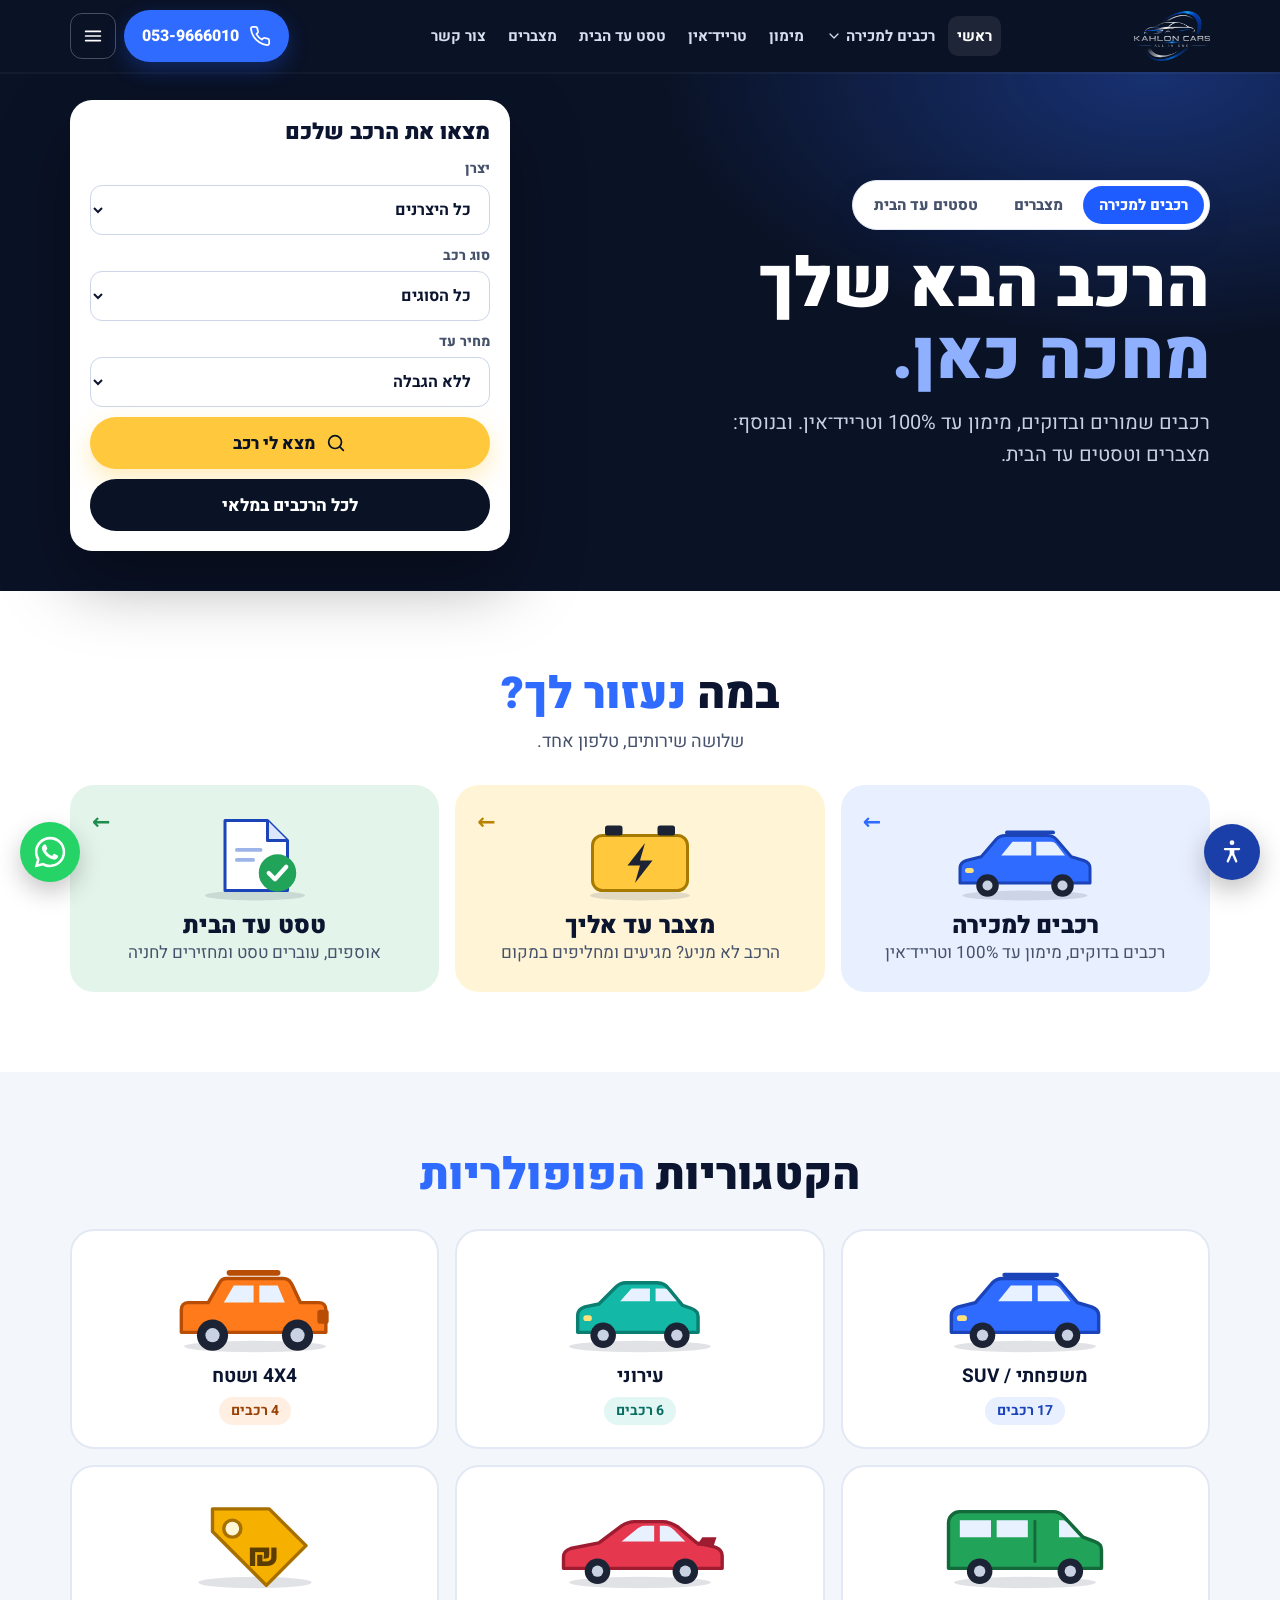
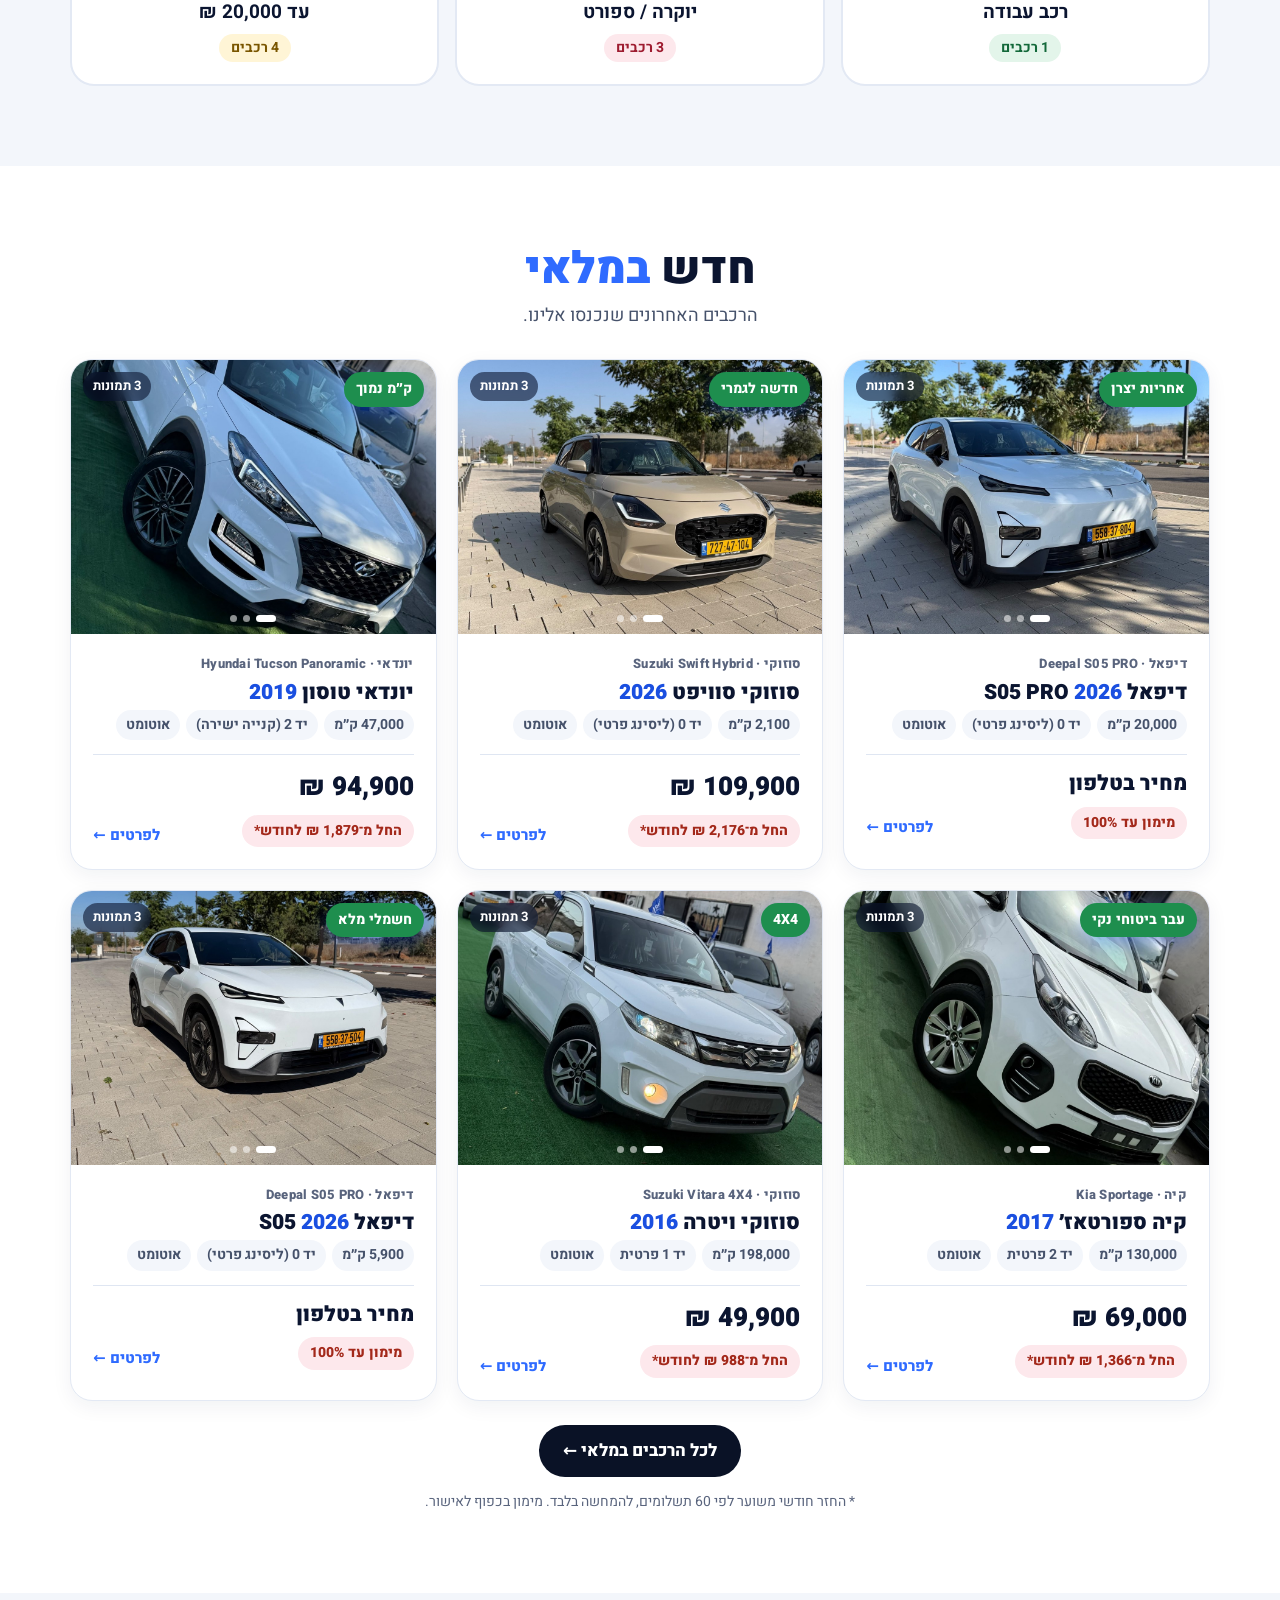
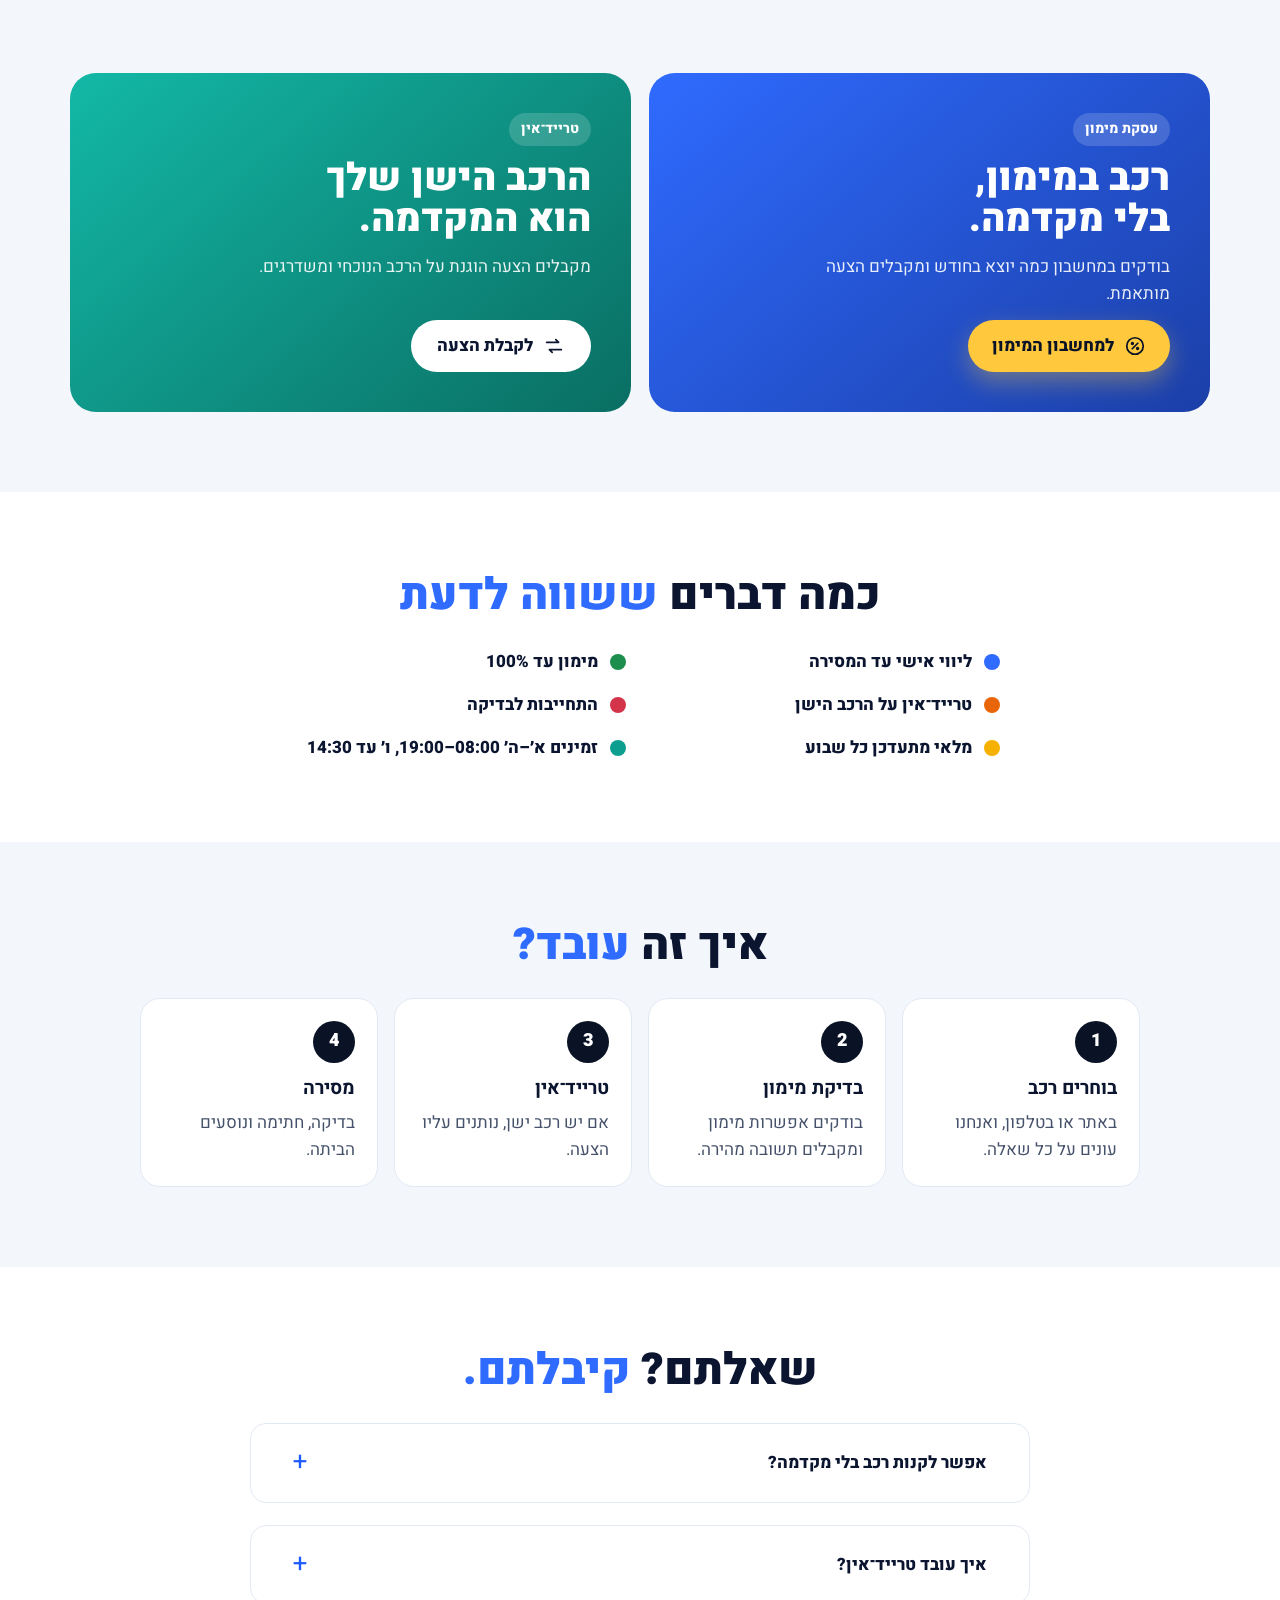
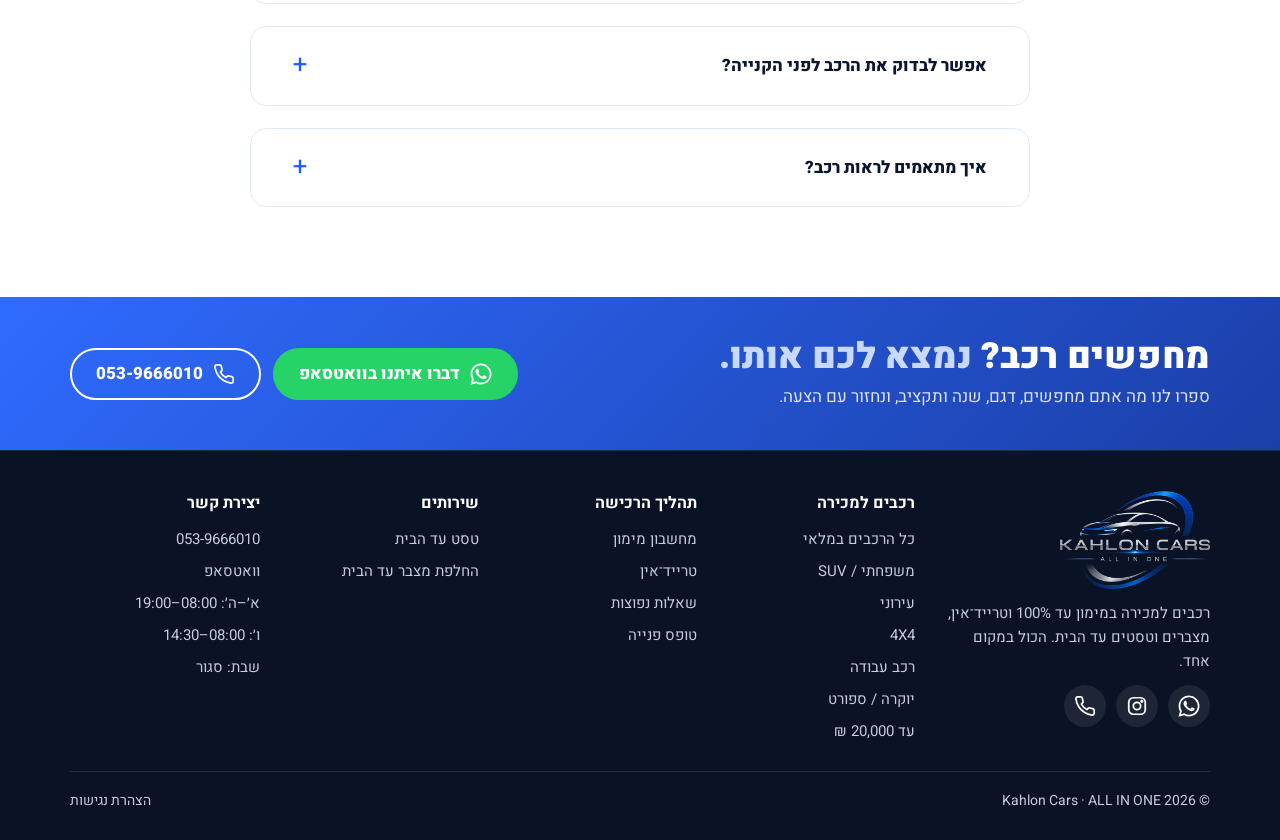
<file: index.html>
<!doctype html>
<html lang="he" dir="rtl" data-theme="light">
<head>
<meta charset="utf-8">
<meta name="viewport" content="width=device-width, initial-scale=1, viewport-fit=cover">
<title>Kahlon Cars | רכבים למכירה במימון עד 100%, מצברים וטסטים עד הבית</title>
<meta name="claude:viewport-fit-sides" content="cover">
<meta name="description" content="רכבים יד 2 שמורים ובדוקים במימון עד 100% וטרייד־אין. וגם מצברים וטסטים עד הבית. Kahlon Cars, ALL IN ONE. חייגו 053-9666010.">
<link rel="canonical" href="https://www.kahloncars.co.il/">
<meta property="og:type" content="website"><meta property="og:locale" content="he_IL">
<meta property="og:title" content="Kahlon Cars | רכבים למכירה במימון עד 100%, מצברים וטסטים עד הבית"><meta property="og:description" content="רכבים יד 2 שמורים ובדוקים במימון עד 100% וטרייד־אין. וגם מצברים וטסטים עד הבית. Kahlon Cars, ALL IN ONE. חייגו 053-9666010.">
<meta property="og:image" content="https://www.kahloncars.co.il/img/og.jpg"><meta property="og:url" content="https://www.kahloncars.co.il/">
<meta name="theme-color" content="#0B1530">
<link rel="icon" type="image/png" href="img/favicon.png"><link rel="apple-touch-icon" href="img/apple-touch-icon.png">
<link rel="preconnect" href="https://fonts.googleapis.com"><link rel="preconnect" href="https://fonts.gstatic.com" crossorigin>
<link rel="stylesheet" href="https://fonts.googleapis.com/css2?family=Heebo:wght@400;600;700;800;900&display=swap">
<link rel="stylesheet" href="site.css">
</head>
<body>
<a class="sr" href="#main">דילוג לתוכן</a>
<header class="site-header"><div class="wrap">
<a class="brand" href="index.html" aria-label="Kahlon Cars – לעמוד הראשי"><img class="logo-light" src="img/logo-light.png" alt="Kahlon Cars" width="76" height="49"><img class="logo-dark" src="img/logo-dark.png" alt="" width="76" height="49"><span>KAHLON CARS</span></a>
<nav id="nav" class="nav" aria-label="ניווט ראשי">
<a href="index.html" aria-current="page">ראשי</a>
<div class="dd"><a href="cars.html">רכבים למכירה <svg viewBox="0 0 24 24" width="16" height="16" fill="none" stroke="currentColor" stroke-width="1.9" stroke-linecap="round" stroke-linejoin="round" aria-hidden="true"><path d="M6 9l6 6 6-6"/></svg></a><div class="dd-panel"><a href="cars.html" class="dd-all"><svg viewBox="0 0 24 24" width="20" height="20" fill="none" stroke="currentColor" stroke-width="1.9" stroke-linecap="round" stroke-linejoin="round" aria-hidden="true"><path d="M3 15.5v-2.2c0-.8.5-1.4 1.2-1.6l2.3-.6 2.2-3a2 2 0 0 1 1.6-.8h4.4a2 2 0 0 1 1.6.8l2.2 3 1.3.3c.7.2 1.2.8 1.2 1.6v2.5h-1.5"/><path d="M5.5 15.5H3"/><path d="M9.5 15.5h5"/><circle cx="7.5" cy="15.8" r="1.8"/><circle cx="16.5" cy="15.8" r="1.8"/></svg><span>כל הרכבים במלאי</span></a><a href="cars.html?cat=family"><svg viewBox="0 0 24 24" width="20" height="20" fill="none" stroke="currentColor" stroke-width="1.9" stroke-linecap="round" stroke-linejoin="round" aria-hidden="true"><path d="M2.5 16v-3.5c0-.7.4-1.3 1-1.5L6 10l1.8-3.2A1.5 1.5 0 0 1 9.1 6h7.3a1.5 1.5 0 0 1 1.2.6L20 10l.6.3c.6.3.9.9.9 1.5V16h-1.5"/><path d="M2.5 16h2"/><path d="M9.5 16h5"/><circle cx="7" cy="16.3" r="2"/><circle cx="17" cy="16.3" r="2"/><path d="M6 10h14"/></svg><span>משפחתי / SUV</span></a><a href="cars.html?cat=city"><svg viewBox="0 0 24 24" width="20" height="20" fill="none" stroke="currentColor" stroke-width="1.9" stroke-linecap="round" stroke-linejoin="round" aria-hidden="true"><path d="M5 15.5v-2c0-.7.4-1.2 1-1.4l1.5-.4 2-2.8a1.6 1.6 0 0 1 1.3-.7h2.4a1.6 1.6 0 0 1 1.3.7l2 2.8 1.5.4c.6.2 1 .7 1 1.4v2h-1"/><path d="M6 15.5H5"/><path d="M10 15.5h4"/><circle cx="8" cy="15.8" r="1.7"/><circle cx="16" cy="15.8" r="1.7"/></svg><span>עירוני</span></a><a href="cars.html?cat=4x4"><svg viewBox="0 0 24 24" width="20" height="20" fill="none" stroke="currentColor" stroke-width="1.9" stroke-linecap="round" stroke-linejoin="round" aria-hidden="true"><path d="M4 20l5-9 3 4 3-6 5 11z"/><path d="M14.5 5.5a1.5 1.5 0 1 0 0-.01"/></svg><span>4X4</span></a><a href="cars.html?cat=work"><svg viewBox="0 0 24 24" width="20" height="20" fill="none" stroke="currentColor" stroke-width="1.9" stroke-linecap="round" stroke-linejoin="round" aria-hidden="true"><path d="M2.5 17V8a1 1 0 0 1 1-1h10v10"/><path d="M13.5 10h4l3 3.5V17h-1.5"/><path d="M2.5 17h2"/><path d="M9 17h6"/><circle cx="6.7" cy="17.2" r="1.9"/><circle cx="17" cy="17.2" r="1.9"/></svg><span>רכב עבודה</span></a><a href="cars.html?cat=sport"><svg viewBox="0 0 24 24" width="20" height="20" fill="none" stroke="currentColor" stroke-width="1.9" stroke-linecap="round" stroke-linejoin="round" aria-hidden="true"><path d="M12 3l2.7 5.6 6.1.9-4.4 4.3 1 6.1L12 17l-5.4 2.9 1-6.1L3.2 9.5l6.1-.9z"/></svg><span>יוקרה / ספורט</span></a><a href="cars.html?cat=budget"><svg viewBox="0 0 24 24" width="20" height="20" fill="none" stroke="currentColor" stroke-width="1.9" stroke-linecap="round" stroke-linejoin="round" aria-hidden="true"><circle cx="12" cy="12" r="9"/><path d="M14.8 9.2c-.5-.8-1.5-1.2-2.8-1.2-1.6 0-2.7.8-2.7 2s1 1.7 2.7 2 2.7.8 2.7 2-1.1 2-2.7 2c-1.3 0-2.3-.4-2.8-1.2"/><path d="M12 6.5v1.5"/><path d="M12 16v1.5"/></svg><span>עד 20,000 ₪</span></a></div></div>
<a href="finance.html">מימון</a>
<a href="tradein.html">טרייד־אין</a>
<a href="test.html">טסט עד הבית</a>
<a href="battery.html">מצברים</a>
<a href="contact.html">צור קשר</a>
</nav>
<div class="header-cta"><a class="btn btn-primary btn-sm" href="tel:+972539666010" target="_blank" rel="noopener"><svg viewBox="0 0 24 24" width="22" height="22" fill="none" stroke="currentColor" stroke-width="1.9" stroke-linecap="round" stroke-linejoin="round" aria-hidden="true"><path d="M22 16.92v3a2 2 0 0 1-2.18 2 19.79 19.79 0 0 1-8.63-3.07 19.5 19.5 0 0 1-6-6 19.79 19.79 0 0 1-3.07-8.67A2 2 0 0 1 4.11 2h3a2 2 0 0 1 2 1.72 12.84 12.84 0 0 0 .7 2.81 2 2 0 0 1-.45 2.11L8.09 9.91a16 16 0 0 0 6 6l1.27-1.27a2 2 0 0 1 2.11-.45 12.84 12.84 0 0 0 2.81.7A2 2 0 0 1 22 16.92z"/></svg><span class="btn-call-text ltr">053-9666010</span><span class="sr">חייגו</span></a>
<button class="menu-btn" type="button" aria-controls="menu" aria-expanded="false" aria-label="תפריט"><svg viewBox="0 0 24 24" width="22" height="22" fill="none" stroke="currentColor" stroke-width="1.9" stroke-linecap="round" stroke-linejoin="round" aria-hidden="true"><path d="M4 7h16"/><path d="M4 12h16"/><path d="M4 17h16"/></svg></button></div>
</div>
<div id="menu" class="menu" hidden><div class="wrap">
<nav class="m-list" aria-label="תפריט">
<a href="index.html" aria-current="page"><svg viewBox="0 0 24 24" width="22" height="22" fill="none" stroke="currentColor" stroke-width="1.9" stroke-linecap="round" stroke-linejoin="round" aria-hidden="true"><path d="M3 11l9-7 9 7"/><path d="M5 10v10h14V10"/></svg><span>ראשי</span></a>
<details class="m-sub"><summary><svg viewBox="0 0 24 24" width="22" height="22" fill="none" stroke="currentColor" stroke-width="1.9" stroke-linecap="round" stroke-linejoin="round" aria-hidden="true"><path d="M3 15.5v-2.2c0-.8.5-1.4 1.2-1.6l2.3-.6 2.2-3a2 2 0 0 1 1.6-.8h4.4a2 2 0 0 1 1.6.8l2.2 3 1.3.3c.7.2 1.2.8 1.2 1.6v2.5h-1.5"/><path d="M5.5 15.5H3"/><path d="M9.5 15.5h5"/><circle cx="7.5" cy="15.8" r="1.8"/><circle cx="16.5" cy="15.8" r="1.8"/></svg><span>רכבים למכירה</span><svg viewBox="0 0 24 24" width="18" height="18" fill="none" stroke="currentColor" stroke-width="1.9" stroke-linecap="round" stroke-linejoin="round" aria-hidden="true"><path d="M6 9l6 6 6-6"/></svg></summary><div class="m-sub-in"><a href="cars.html">כל הרכבים</a><a href="cars.html?cat=family">משפחתי / SUV</a><a href="cars.html?cat=city">עירוני</a><a href="cars.html?cat=4x4">4X4</a><a href="cars.html?cat=work">רכב עבודה</a><a href="cars.html?cat=sport">יוקרה / ספורט</a><a href="cars.html?cat=budget">עד 20,000 ₪</a></div></details>
<a href="finance.html"><svg viewBox="0 0 24 24" width="22" height="22" fill="none" stroke="currentColor" stroke-width="1.9" stroke-linecap="round" stroke-linejoin="round" aria-hidden="true"><circle cx="12" cy="12" r="9"/><path d="M9 15l6-6"/><circle cx="9.2" cy="9.2" r=".9"/><circle cx="14.8" cy="14.8" r=".9"/></svg><span>מימון</span></a>
<a href="tradein.html"><svg viewBox="0 0 24 24" width="22" height="22" fill="none" stroke="currentColor" stroke-width="1.9" stroke-linecap="round" stroke-linejoin="round" aria-hidden="true"><path d="M4 8h13l-3-3"/><path d="M20 16H7l3 3"/></svg><span>טרייד־אין</span></a>
<a href="battery.html"><svg viewBox="0 0 24 24" width="22" height="22" fill="none" stroke="currentColor" stroke-width="1.9" stroke-linecap="round" stroke-linejoin="round" aria-hidden="true"><rect x="2.5" y="7" width="17" height="10" rx="2"/><path d="M21.5 10.5v3"/><path d="M11.8 9l-2.3 3.3h3.2l-2.3 3.2"/></svg><span>מצברים</span></a>
<a href="test.html"><svg viewBox="0 0 24 24" width="22" height="22" fill="none" stroke="currentColor" stroke-width="1.9" stroke-linecap="round" stroke-linejoin="round" aria-hidden="true"><path d="M14 3H7a2 2 0 0 0-2 2v14a2 2 0 0 0 2 2h10a2 2 0 0 0 2-2V8z"/><path d="M14 3v5h5"/><path d="M8.8 14.2l2.3 2.3 4.2-4.6"/></svg><span>טסט עד הבית</span></a>
<a href="contact.html"><svg viewBox="0 0 24 24" width="22" height="22" fill="none" stroke="currentColor" stroke-width="1.9" stroke-linecap="round" stroke-linejoin="round" aria-hidden="true"><circle cx="12" cy="8" r="4"/><path d="M4 21c1-4 4.5-6 8-6s7 2 8 6"/></svg><span>צור קשר</span></a>
</nav>
<div class="actions"><a class="btn btn-primary" href="https://wa.me/972539666010" target="_blank" rel="noopener"><svg class="wa-ico" viewBox="0 0 24 24" width="22" height="22" fill="currentColor" aria-hidden="true"><path d="M17.47 14.38c-.3-.15-1.76-.87-2.03-.97-.27-.1-.47-.15-.67.15-.2.3-.77.97-.94 1.17-.17.2-.35.22-.65.07-.3-.15-1.26-.46-2.4-1.48-.89-.79-1.49-1.77-1.66-2.07-.17-.3-.02-.46.13-.61.13-.13.3-.35.45-.52.15-.17.2-.3.3-.5.1-.2.05-.37-.02-.52-.08-.15-.67-1.62-.92-2.22-.24-.58-.49-.5-.67-.51h-.57c-.2 0-.52.07-.79.37-.27.3-1.04 1.02-1.04 2.48s1.07 2.88 1.21 3.08c.15.2 2.1 3.2 5.08 4.49.71.31 1.26.49 1.69.63.71.23 1.36.2 1.87.12.57-.09 1.76-.72 2.01-1.41.25-.69.25-1.29.17-1.41-.07-.13-.27-.2-.57-.35zM12.05 21.5h-.01a9.45 9.45 0 0 1-4.82-1.32l-.35-.21-3.58.94.96-3.49-.23-.36a9.43 9.43 0 0 1-1.45-5.03c0-5.22 4.25-9.47 9.48-9.47 2.53 0 4.91.99 6.7 2.78a9.4 9.4 0 0 1 2.77 6.7c0 5.22-4.25 9.47-9.47 9.47zm8.06-17.53A11.33 11.33 0 0 0 12.05.63C5.77.63.66 5.74.66 12.02c0 2.01.52 3.97 1.52 5.7L.56 23.63l6.04-1.58a11.36 11.36 0 0 0 5.44 1.39h.01c6.28 0 11.39-5.11 11.39-11.39 0-3.04-1.19-5.9-3.33-8.05z"/></svg>וואטסאפ</a><a class="btn btn-ghost" href="tel:+972539666010" target="_blank" rel="noopener"><svg viewBox="0 0 24 24" width="22" height="22" fill="none" stroke="currentColor" stroke-width="1.9" stroke-linecap="round" stroke-linejoin="round" aria-hidden="true"><path d="M22 16.92v3a2 2 0 0 1-2.18 2 19.79 19.79 0 0 1-8.63-3.07 19.5 19.5 0 0 1-6-6 19.79 19.79 0 0 1-3.07-8.67A2 2 0 0 1 4.11 2h3a2 2 0 0 1 2 1.72 12.84 12.84 0 0 0 .7 2.81 2 2 0 0 1-.45 2.11L8.09 9.91a16 16 0 0 0 6 6l1.27-1.27a2 2 0 0 1 2.11-.45 12.84 12.84 0 0 0 2.81.7A2 2 0 0 1 22 16.92z"/></svg>חייגו אלינו</a></div>
</div></div>
</header>
<main id="main">
<section class="h4-hero"><div class="wrap">
<div class="h4-copy">
<div class="biz"><a href="cars.html" class="biz-main" aria-current="page">רכבים למכירה</a><a href="battery.html">מצברים</a><a href="test.html">טסטים עד הבית</a></div>
<h1>הרכב הבא שלך<br><span>מחכה כאן.</span></h1>
<p>רכבים שמורים ובדוקים, מימון עד 100% וטרייד־אין. ובנוסף: מצברים וטסטים עד הבית.</p>
</div>
<form class="h4-finder" action="cars.html" method="get" role="search" aria-label="חיפוש רכב">
<h2 class="h4-ft">מצאו את הרכב שלכם</h2>
<label class="sel"><span>יצרן</span><select name="brand" id="f-brand"><option value="">כל היצרנים</option></select></label>
<label class="sel"><span>סוג רכב</span><select name="cat"><option value="">כל הסוגים</option><option value="family">משפחתי / SUV</option><option value="city">עירוני</option><option value="4x4">4X4 ושטח</option><option value="work">רכב עבודה</option><option value="sport">יוקרה / ספורט</option><option value="budget">עד 20,000 ₪</option></select></label>
<label class="sel"><span>מחיר עד</span><select name="max"><option value="">ללא הגבלה</option><option value="20000">20,000 ₪</option><option value="30000">30,000 ₪</option><option value="50000">50,000 ₪</option><option value="80000">80,000 ₪</option></select></label>
<button class="btn btn-cta" type="submit"><svg viewBox="0 0 24 24" width="22" height="22" fill="none" stroke="currentColor" stroke-width="1.9" stroke-linecap="round" stroke-linejoin="round" aria-hidden="true"><circle cx="11" cy="11" r="7"/><path d="M20 20l-3.5-3.5"/></svg>מצא לי רכב</button>
<a class="btn btn-dark" href="cars.html">לכל הרכבים במלאי</a>
</form>
</div></section>

<section class="h4-sec"><div class="wrap">
<div class="h4-head"><h2>במה <span class="hl">נעזור לך?</span></h2><p>שלושה שירותים, טלפון אחד.</p></div>
<div class="svc4">
<a class="svc-card s-blue" href="cars.html"><svg class="illu" viewBox="0 0 120 72" aria-hidden="true" focusable="false"><ellipse cx="60" cy="66" rx="50" ry="4" fill="#0B1530" opacity=".12"/><path d="M8 56V44c0-3 2-5 5-6l12-3 12-14c2-2 4-3 7-3h34c3 0 5 1 7 3l12 14 10 3c3 1 5 3 5 6v12z" fill="#2F6BFF"/><rect x="44" y="14" width="40" height="3" rx="1.5" fill="#1A44B8"/><rect x="12" y="44" width="7" height="4" rx="2" fill="#FFE27A"/><path d="M41 34l9-11h15v11zM69 34V23h12c2 0 3 1 4 2l7 9z" fill="#E8F1FF"/><path d="M8 56V44c0-3 2-5 5-6l12-3 12-14c2-2 4-3 7-3h34c3 0 5 1 7 3l12 14 10 3c3 1 5 3 5 6v12z" fill="none" stroke="#1A44B8" stroke-width="2.4" stroke-linejoin="round"/><circle cx="30" cy="58" r="9" fill="#1B2335"/><circle cx="30" cy="58" r="4.0" fill="#C9D2E3"/><circle cx="90" cy="58" r="9" fill="#1B2335"/><circle cx="90" cy="58" r="4.0" fill="#C9D2E3"/></svg><div><h3>רכבים למכירה</h3><p>רכבים בדוקים, מימון עד 100% וטרייד־אין</p></div><span class="go" aria-hidden="true">←</span></a>
<a class="svc-card s-amber" href="battery.html"><svg class="illu" viewBox="0 0 120 72" aria-hidden="true" focusable="false"><ellipse cx="60" cy="66" rx="40" ry="4" fill="#0B1530" opacity=".12"/><rect x="22" y="18" width="76" height="44" rx="8" fill="#FFC83D" stroke="#A67A00" stroke-width="2.4"/><rect x="32" y="10" width="14" height="8" rx="2" fill="#1B2335"/><rect x="74" y="10" width="14" height="8" rx="2" fill="#1B2335"/><path d="M64 24L50 42h10l-4 14 14-18H60z" fill="#1B2335"/></svg><div><h3>מצבר עד אליך</h3><p>הרכב לא מניע? מגיעים ומחליפים במקום</p></div><span class="go" aria-hidden="true">←</span></a>
<a class="svc-card s-green" href="test.html"><svg class="illu" viewBox="0 0 120 72" aria-hidden="true" focusable="false"><ellipse cx="60" cy="66" rx="40" ry="4" fill="#0B1530" opacity=".12"/><path d="M36 6h34l16 16v40H36z" fill="#FFFFFF" stroke="#1A44B8" stroke-width="2.4" stroke-linejoin="round"/><path d="M70 6v16h16" fill="#DCE7FF" stroke="#1A44B8" stroke-width="2.4" stroke-linejoin="round"/><circle cx="78" cy="48" r="15" fill="#22A35A"/><path d="M71 48l5 5 9-10" fill="none" stroke="#fff" stroke-width="3.4" stroke-linecap="round" stroke-linejoin="round"/><rect x="44" y="28" width="22" height="3" rx="1.5" fill="#9DB4E8"/><rect x="44" y="36" width="16" height="3" rx="1.5" fill="#9DB4E8"/></svg><div><h3>טסט עד הבית</h3><p>אוספים, עוברים טסט ומחזירים לחניה</p></div><span class="go" aria-hidden="true">←</span></a>
</div>
</div></section>

<section class="h4-sec h4-tint"><div class="wrap">
<div class="h4-head"><h2>הקטגוריות <span class="hl">הפופולריות</span></h2></div>
<div class="cats4"><a class="cat4 c-blue" href="cars.html?cat=family"><svg class="illu" viewBox="0 0 120 72" aria-hidden="true" focusable="false"><ellipse cx="60" cy="66" rx="50" ry="4" fill="#0B1530" opacity=".12"/><path d="M8 56V44c0-3 2-5 5-6l12-3 12-14c2-2 4-3 7-3h34c3 0 5 1 7 3l12 14 10 3c3 1 5 3 5 6v12z" fill="#2F6BFF"/><rect x="44" y="14" width="40" height="3" rx="1.5" fill="#1A44B8"/><rect x="12" y="44" width="7" height="4" rx="2" fill="#FFE27A"/><path d="M41 34l9-11h15v11zM69 34V23h12c2 0 3 1 4 2l7 9z" fill="#E8F1FF"/><path d="M8 56V44c0-3 2-5 5-6l12-3 12-14c2-2 4-3 7-3h34c3 0 5 1 7 3l12 14 10 3c3 1 5 3 5 6v12z" fill="none" stroke="#1A44B8" stroke-width="2.4" stroke-linejoin="round"/><circle cx="30" cy="58" r="9" fill="#1B2335"/><circle cx="30" cy="58" r="4.0" fill="#C9D2E3"/><circle cx="90" cy="58" r="9" fill="#1B2335"/><circle cx="90" cy="58" r="4.0" fill="#C9D2E3"/></svg><b>משפחתי / SUV</b><span class="cn" data-cat="family"></span></a><a class="cat4 c-teal" href="cars.html?cat=city"><svg class="illu" viewBox="0 0 120 72" aria-hidden="true" focusable="false"><ellipse cx="60" cy="66" rx="50" ry="4" fill="#0B1530" opacity=".12"/><path d="M16 56V44c0-3 2-5 5-6l10-2 12-12c2-2 4-3 7-3h22c4 0 7 2 9 5l9 11 6 2c3 1 5 3 5 6v11z" fill="#13B8A6"/><rect x="20" y="44" width="6" height="4" rx="2" fill="#FFE27A"/><path d="M46 34l8-9h13v9zM71 34v-9h6c2 0 3 1 4 2l6 7z" fill="#E8F1FF"/><path d="M16 56V44c0-3 2-5 5-6l10-2 12-12c2-2 4-3 7-3h22c4 0 7 2 9 5l9 11 6 2c3 1 5 3 5 6v11z" fill="none" stroke="#0B7E72" stroke-width="2.4" stroke-linejoin="round"/><circle cx="34" cy="58" r="9" fill="#1B2335"/><circle cx="34" cy="58" r="4.0" fill="#C9D2E3"/><circle cx="86" cy="58" r="9" fill="#1B2335"/><circle cx="86" cy="58" r="4.0" fill="#C9D2E3"/></svg><b>עירוני</b><span class="cn" data-cat="city"></span></a><a class="cat4 c-orange" href="cars.html?cat=4x4"><svg class="illu" viewBox="0 0 120 72" aria-hidden="true" focusable="false"><ellipse cx="60" cy="66" rx="50" ry="4" fill="#0B1530" opacity=".12"/><path d="M8 56V40c0-3 2-5 5-5h14l8-14c1-2 3-3 5-3h40c3 0 5 2 6 4l6 13h13c3 0 5 2 5 5v16z" fill="#FF7A1A"/><rect x="40" y="12" width="38" height="4" rx="2" fill="#B84E05"/><rect x="104" y="40" width="8" height="10" rx="2" fill="#B84E05"/><path d="M38 35l7-12h14v12zM63 35V23h13l5 12z" fill="#E8F1FF"/><path d="M8 56V40c0-3 2-5 5-5h14l8-14c1-2 3-3 5-3h40c3 0 5 2 6 4l6 13h13c3 0 5 2 5 5v16z" fill="none" stroke="#B84E05" stroke-width="2.4" stroke-linejoin="round"/><circle cx="30" cy="58" r="11" fill="#1B2335"/><circle cx="30" cy="58" r="5.0" fill="#C9D2E3"/><circle cx="90" cy="58" r="11" fill="#1B2335"/><circle cx="90" cy="58" r="5.0" fill="#C9D2E3"/></svg><b>4X4 ושטח</b><span class="cn" data-cat="4x4"></span></a><a class="cat4 c-green" href="cars.html?cat=work"><svg class="illu" viewBox="0 0 120 72" aria-hidden="true" focusable="false"><ellipse cx="60" cy="66" rx="50" ry="4" fill="#0B1530" opacity=".12"/><path d="M6 56V24c0-5 4-8 8-8h66c3 0 5 1 7 3l14 15 8 3c3 1 5 3 5 6v13z" fill="#22A35A"/><rect x="66" y="22" width="2" height="30" fill="#13693A"/><path d="M84 34V22h3c1 0 2 1 3 2l9 10zM14 22h22v12H14zM40 22h22v12H40z" fill="#E8F1FF"/><path d="M6 56V24c0-5 4-8 8-8h66c3 0 5 1 7 3l14 15 8 3c3 1 5 3 5 6v13z" fill="none" stroke="#13693A" stroke-width="2.4" stroke-linejoin="round"/><circle cx="28" cy="58" r="9" fill="#1B2335"/><circle cx="28" cy="58" r="4.0" fill="#C9D2E3"/><circle cx="92" cy="58" r="9" fill="#1B2335"/><circle cx="92" cy="58" r="4.0" fill="#C9D2E3"/></svg><b>רכב עבודה</b><span class="cn" data-cat="work"></span></a><a class="cat4 c-red" href="cars.html?cat=sport"><svg class="illu" viewBox="0 0 120 72" aria-hidden="true" focusable="false"><ellipse cx="60" cy="66" rx="50" ry="4" fill="#0B1530" opacity=".12"/><path d="M6 56v-8c0-3 2-5 5-6l20-4 16-12c3-2 6-3 9-3h20c4 0 8 2 11 4l13 11 13 3c3 1 5 3 5 6v9z" fill="#E5384F"/><path d="M100 40h12l2-6h-10z" fill="#9E1C30"/><path d="M47 37l11-9c2-1 3-2 5-2h7v11zM74 37V26h3c3 0 5 1 7 3l8 8z" fill="#E8F1FF"/><path d="M6 56v-8c0-3 2-5 5-6l20-4 16-12c3-2 6-3 9-3h20c4 0 8 2 11 4l13 11 13 3c3 1 5 3 5 6v9z" fill="none" stroke="#9E1C30" stroke-width="2.4" stroke-linejoin="round"/><circle cx="30" cy="58" r="9" fill="#1B2335"/><circle cx="30" cy="58" r="4.0" fill="#C9D2E3"/><circle cx="92" cy="58" r="9" fill="#1B2335"/><circle cx="92" cy="58" r="4.0" fill="#C9D2E3"/></svg><b>יוקרה / ספורט</b><span class="cn" data-cat="sport"></span></a><a class="cat4 c-amber" href="cars.html?cat=budget"><svg class="illu" viewBox="0 0 120 72" aria-hidden="true" focusable="false"><ellipse cx="60" cy="66" rx="40" ry="4" fill="#0B1530" opacity=".12"/><path d="M30 14h40l26 26-28 28-38-38z" fill="#F5B000" stroke="#A66F00" stroke-width="2.4" stroke-linejoin="round"/><circle cx="44" cy="28" r="6" fill="#FFF6D6" stroke="#A66F00" stroke-width="2.4"/><text x="66" y="54" font-family="Heebo,Arial" font-weight="900" font-size="22" fill="#5C3D00" text-anchor="middle">₪</text></svg><b>עד 20,000 ₪</b><span class="cn" data-cat="budget"></span></a></div>
</div></section>

<section class="h4-sec" id="stock"><div class="wrap">
<div class="h4-head"><h2>חדש <span class="hl">במלאי</span></h2><p>הרכבים האחרונים שנכנסו אלינו.</p></div>
<div id="cars" class="grid car-grid4" data-limit="6"></div>
<div class="h4-more"><a class="btn btn-dark" href="cars.html">לכל הרכבים במלאי ←</a></div>
<p class="note">* החזר חודשי משוער לפי 60 תשלומים, להמחשה בלבד. מימון בכפוף לאישור.</p>
</div></section>

<section class="h4-sec h4-tint"><div class="wrap">
<div class="promo4">
<div class="promo p-fin"><span class="tag4">עסקת מימון</span><h3>רכב במימון,<br>בלי מקדמה.</h3><p>בודקים במחשבון כמה יוצא בחודש ומקבלים הצעה מותאמת.</p><a class="btn btn-cta" href="finance.html"><svg viewBox="0 0 24 24" width="22" height="22" fill="none" stroke="currentColor" stroke-width="1.9" stroke-linecap="round" stroke-linejoin="round" aria-hidden="true"><circle cx="12" cy="12" r="9"/><path d="M9 15l6-6"/><circle cx="9.2" cy="9.2" r=".9"/><circle cx="14.8" cy="14.8" r=".9"/></svg>למחשבון המימון</a></div>
<div class="promo p-trade"><span class="tag4">טרייד־אין</span><h3>הרכב הישן שלך<br>הוא המקדמה.</h3><p>מקבלים הצעה הוגנת על הרכב הנוכחי ומשדרגים.</p><a class="btn btn-light" href="tradein.html"><svg viewBox="0 0 24 24" width="22" height="22" fill="none" stroke="currentColor" stroke-width="1.9" stroke-linecap="round" stroke-linejoin="round" aria-hidden="true"><path d="M4 8h13l-3-3"/><path d="M20 16H7l3 3"/></svg>לקבלת הצעה</a></div>
</div>
</div></section>

<section class="h4-sec"><div class="wrap">
<div class="h4-head"><h2>כמה דברים <span class="hl">ששווה לדעת</span></h2></div>
<ul class="dots4">
<li><i class="d-blue"></i>ליווי אישי עד המסירה</li>
<li><i class="d-green"></i>מימון עד 100%</li>
<li><i class="d-orange"></i>טרייד־אין על הרכב הישן</li>
<li><i class="d-red"></i>התחייבות לבדיקה</li>
<li><i class="d-amber"></i>מלאי מתעדכן כל שבוע</li>
<li><i class="d-teal"></i>זמינים א׳–ה׳ 08:00–19:00, ו׳ עד 14:30</li>
</ul>
</div></section>

<section class="h4-sec h4-tint"><div class="wrap">
<div class="h4-head"><h2>איך זה <span class="hl">עובד?</span></h2></div>
<ol class="steps4v">
<li><b>בוחרים רכב</b><span>באתר או בטלפון, ואנחנו עונים על כל שאלה.</span></li>
<li><b>בדיקת מימון</b><span>בודקים אפשרות מימון ומקבלים תשובה מהירה.</span></li>
<li><b>טרייד־אין</b><span>אם יש רכב ישן, נותנים עליו הצעה.</span></li>
<li><b>מסירה</b><span>בדיקה, חתימה ונוסעים הביתה.</span></li>
</ol>
</div></section>

<section class="h4-sec" id="faq"><div class="wrap">
<div class="h4-head"><h2>שאלתם? <span class="hl">קיבלתם.</span></h2></div>
<div class="faq">
<details><summary>אפשר לקנות רכב בלי מקדמה?</summary><p>כן. יש אפשרות למימון עד 100% ממחיר הרכב, בכפוף לאישור חברת המימון.</p></details>
<details><summary>איך עובד טרייד־אין?</summary><p>שולחים לנו פרטים ותמונות של הרכב הנוכחי, מקבלים הצעה, והסכום יורד ממחיר הרכב הבא.</p></details>
<details><summary>אפשר לבדוק את הרכב לפני הקנייה?</summary><p>בטח. אנחנו מתחייבים לבדיקה, ואפשר לתאם גם בדיקה במכון לבחירתכם.</p></details>
<details><summary>איך מתאמים לראות רכב?</summary><p>שולחים הודעה בוואטסאפ או מתקשרים ל־053-9666010, ומתאמים שעה שנוחה לכם.</p></details>
</div>
</div></section>
</main>
<section class="pre-foot"><div class="wrap">
<div><h2>מחפשים רכב? <span class="hl">נמצא לכם אותו.</span></h2><p>ספרו לנו מה אתם מחפשים, דגם, שנה ותקציב, ונחזור עם הצעה.</p></div>
<div class="actions"><a class="btn btn-primary" href="https://wa.me/972539666010?text=%D7%94%D7%99%D7%99%2C%20%D7%90%D7%A0%D7%99%20%D7%9E%D7%97%D7%A4%D7%A9%20%D7%A8%D7%9B%D7%91.%20" target="_blank" rel="noopener"><svg class="wa-ico" viewBox="0 0 24 24" width="22" height="22" fill="currentColor" aria-hidden="true"><path d="M17.47 14.38c-.3-.15-1.76-.87-2.03-.97-.27-.1-.47-.15-.67.15-.2.3-.77.97-.94 1.17-.17.2-.35.22-.65.07-.3-.15-1.26-.46-2.4-1.48-.89-.79-1.49-1.77-1.66-2.07-.17-.3-.02-.46.13-.61.13-.13.3-.35.45-.52.15-.17.2-.3.3-.5.1-.2.05-.37-.02-.52-.08-.15-.67-1.62-.92-2.22-.24-.58-.49-.5-.67-.51h-.57c-.2 0-.52.07-.79.37-.27.3-1.04 1.02-1.04 2.48s1.07 2.88 1.21 3.08c.15.2 2.1 3.2 5.08 4.49.71.31 1.26.49 1.69.63.71.23 1.36.2 1.87.12.57-.09 1.76-.72 2.01-1.41.25-.69.25-1.29.17-1.41-.07-.13-.27-.2-.57-.35zM12.05 21.5h-.01a9.45 9.45 0 0 1-4.82-1.32l-.35-.21-3.58.94.96-3.49-.23-.36a9.43 9.43 0 0 1-1.45-5.03c0-5.22 4.25-9.47 9.48-9.47 2.53 0 4.91.99 6.7 2.78a9.4 9.4 0 0 1 2.77 6.7c0 5.22-4.25 9.47-9.47 9.47zm8.06-17.53A11.33 11.33 0 0 0 12.05.63C5.77.63.66 5.74.66 12.02c0 2.01.52 3.97 1.52 5.7L.56 23.63l6.04-1.58a11.36 11.36 0 0 0 5.44 1.39h.01c6.28 0 11.39-5.11 11.39-11.39 0-3.04-1.19-5.9-3.33-8.05z"/></svg>דברו איתנו בוואטסאפ</a><a class="btn btn-outline-light" href="tel:+972539666010" target="_blank" rel="noopener"><svg viewBox="0 0 24 24" width="22" height="22" fill="none" stroke="currentColor" stroke-width="1.9" stroke-linecap="round" stroke-linejoin="round" aria-hidden="true"><path d="M22 16.92v3a2 2 0 0 1-2.18 2 19.79 19.79 0 0 1-8.63-3.07 19.5 19.5 0 0 1-6-6 19.79 19.79 0 0 1-3.07-8.67A2 2 0 0 1 4.11 2h3a2 2 0 0 1 2 1.72 12.84 12.84 0 0 0 .7 2.81 2 2 0 0 1-.45 2.11L8.09 9.91a16 16 0 0 0 6 6l1.27-1.27a2 2 0 0 1 2.11-.45 12.84 12.84 0 0 0 2.81.7A2 2 0 0 1 22 16.92z"/></svg><span class="ltr">053-9666010</span></a></div>
</div></section>
<footer class="site-footer"><div class="wrap">
<div class="cols cols5">
<div class="f-about"><img src="img/logo-dark.png" alt="Kahlon Cars" width="150" height="97"><p>רכבים למכירה במימון עד 100% וטרייד־אין, מצברים וטסטים עד הבית. הכול במקום אחד.</p><div class="f-social"><a href="https://wa.me/972539666010" target="_blank" rel="noopener" aria-label="וואטסאפ"><svg class="wa-ico" viewBox="0 0 24 24" width="22" height="22" fill="currentColor" aria-hidden="true"><path d="M17.47 14.38c-.3-.15-1.76-.87-2.03-.97-.27-.1-.47-.15-.67.15-.2.3-.77.97-.94 1.17-.17.2-.35.22-.65.07-.3-.15-1.26-.46-2.4-1.48-.89-.79-1.49-1.77-1.66-2.07-.17-.3-.02-.46.13-.61.13-.13.3-.35.45-.52.15-.17.2-.3.3-.5.1-.2.05-.37-.02-.52-.08-.15-.67-1.62-.92-2.22-.24-.58-.49-.5-.67-.51h-.57c-.2 0-.52.07-.79.37-.27.3-1.04 1.02-1.04 2.48s1.07 2.88 1.21 3.08c.15.2 2.1 3.2 5.08 4.49.71.31 1.26.49 1.69.63.71.23 1.36.2 1.87.12.57-.09 1.76-.72 2.01-1.41.25-.69.25-1.29.17-1.41-.07-.13-.27-.2-.57-.35zM12.05 21.5h-.01a9.45 9.45 0 0 1-4.82-1.32l-.35-.21-3.58.94.96-3.49-.23-.36a9.43 9.43 0 0 1-1.45-5.03c0-5.22 4.25-9.47 9.48-9.47 2.53 0 4.91.99 6.7 2.78a9.4 9.4 0 0 1 2.77 6.7c0 5.22-4.25 9.47-9.47 9.47zm8.06-17.53A11.33 11.33 0 0 0 12.05.63C5.77.63.66 5.74.66 12.02c0 2.01.52 3.97 1.52 5.7L.56 23.63l6.04-1.58a11.36 11.36 0 0 0 5.44 1.39h.01c6.28 0 11.39-5.11 11.39-11.39 0-3.04-1.19-5.9-3.33-8.05z"/></svg></a><a href="https://www.instagram.com/kahlon.cars/" target="_blank" rel="noopener" aria-label="אינסטגרם"><svg viewBox="0 0 24 24" width="22" height="22" fill="none" stroke="currentColor" stroke-width="1.9" stroke-linecap="round" stroke-linejoin="round" aria-hidden="true"><rect x="3" y="3" width="18" height="18" rx="5"/><circle cx="12" cy="12" r="4"/><circle cx="17.3" cy="6.7" r=".8"/></svg></a><a href="tel:+972539666010" target="_blank" rel="noopener" aria-label="טלפון"><svg viewBox="0 0 24 24" width="22" height="22" fill="none" stroke="currentColor" stroke-width="1.9" stroke-linecap="round" stroke-linejoin="round" aria-hidden="true"><path d="M22 16.92v3a2 2 0 0 1-2.18 2 19.79 19.79 0 0 1-8.63-3.07 19.5 19.5 0 0 1-6-6 19.79 19.79 0 0 1-3.07-8.67A2 2 0 0 1 4.11 2h3a2 2 0 0 1 2 1.72 12.84 12.84 0 0 0 .7 2.81 2 2 0 0 1-.45 2.11L8.09 9.91a16 16 0 0 0 6 6l1.27-1.27a2 2 0 0 1 2.11-.45 12.84 12.84 0 0 0 2.81.7A2 2 0 0 1 22 16.92z"/></svg></a></div></div>
<div><h4>רכבים למכירה</h4><ul><li><a href="cars.html">כל הרכבים במלאי</a></li><li><a href="cars.html?cat=family">משפחתי / SUV</a></li><li><a href="cars.html?cat=city">עירוני</a></li><li><a href="cars.html?cat=4x4">4X4</a></li><li><a href="cars.html?cat=work">רכב עבודה</a></li><li><a href="cars.html?cat=sport">יוקרה / ספורט</a></li><li><a href="cars.html?cat=budget">עד 20,000 ₪</a></li></ul></div>
<div><h4>תהליך הרכישה</h4><ul><li><a href="finance.html">מחשבון מימון</a></li><li><a href="tradein.html">טרייד־אין</a></li><li><a href="cars.html#faq">שאלות נפוצות</a></li><li><a href="contact.html">טופס פנייה</a></li></ul></div>
<div><h4>שירותים</h4><ul><li><a href="test.html">טסט עד הבית</a></li><li><a href="battery.html">החלפת מצבר עד הבית</a></li></ul></div>
<div><h4>יצירת קשר</h4><ul><li><a href="tel:+972539666010" target="_blank" rel="noopener" class="ltr">053-9666010</a></li><li><a href="https://wa.me/972539666010" target="_blank" rel="noopener">וואטסאפ</a></li><li>א׳–ה׳: 08:00–19:00</li><li>ו׳: 08:00–14:30</li><li>שבת: סגור</li></ul></div>
</div>
<div class="legal"><span>© <span id="year">2026</span> Kahlon Cars · ALL IN ONE</span><span><a href="accessibility.html">הצהרת נגישות</a></span></div>
</div></footer>
<a class="fab" href="https://wa.me/972539666010" target="_blank" rel="noopener" aria-label="שלחו לנו הודעה בוואטסאפ"><svg class="wa-ico" viewBox="0 0 24 24"  fill="currentColor" aria-hidden="true"><path d="M17.47 14.38c-.3-.15-1.76-.87-2.03-.97-.27-.1-.47-.15-.67.15-.2.3-.77.97-.94 1.17-.17.2-.35.22-.65.07-.3-.15-1.26-.46-2.4-1.48-.89-.79-1.49-1.77-1.66-2.07-.17-.3-.02-.46.13-.61.13-.13.3-.35.45-.52.15-.17.2-.3.3-.5.1-.2.05-.37-.02-.52-.08-.15-.67-1.62-.92-2.22-.24-.58-.49-.5-.67-.51h-.57c-.2 0-.52.07-.79.37-.27.3-1.04 1.02-1.04 2.48s1.07 2.88 1.21 3.08c.15.2 2.1 3.2 5.08 4.49.71.31 1.26.49 1.69.63.71.23 1.36.2 1.87.12.57-.09 1.76-.72 2.01-1.41.25-.69.25-1.29.17-1.41-.07-.13-.27-.2-.57-.35zM12.05 21.5h-.01a9.45 9.45 0 0 1-4.82-1.32l-.35-.21-3.58.94.96-3.49-.23-.36a9.43 9.43 0 0 1-1.45-5.03c0-5.22 4.25-9.47 9.48-9.47 2.53 0 4.91.99 6.7 2.78a9.4 9.4 0 0 1 2.77 6.7c0 5.22-4.25 9.47-9.47 9.47zm8.06-17.53A11.33 11.33 0 0 0 12.05.63C5.77.63.66 5.74.66 12.02c0 2.01.52 3.97 1.52 5.7L.56 23.63l6.04-1.58a11.36 11.36 0 0 0 5.44 1.39h.01c6.28 0 11.39-5.11 11.39-11.39 0-3.04-1.19-5.9-3.33-8.05z"/></svg></a>
<script src="cars.js"></script><script src="site.js"></script>
</body></html>
</file>
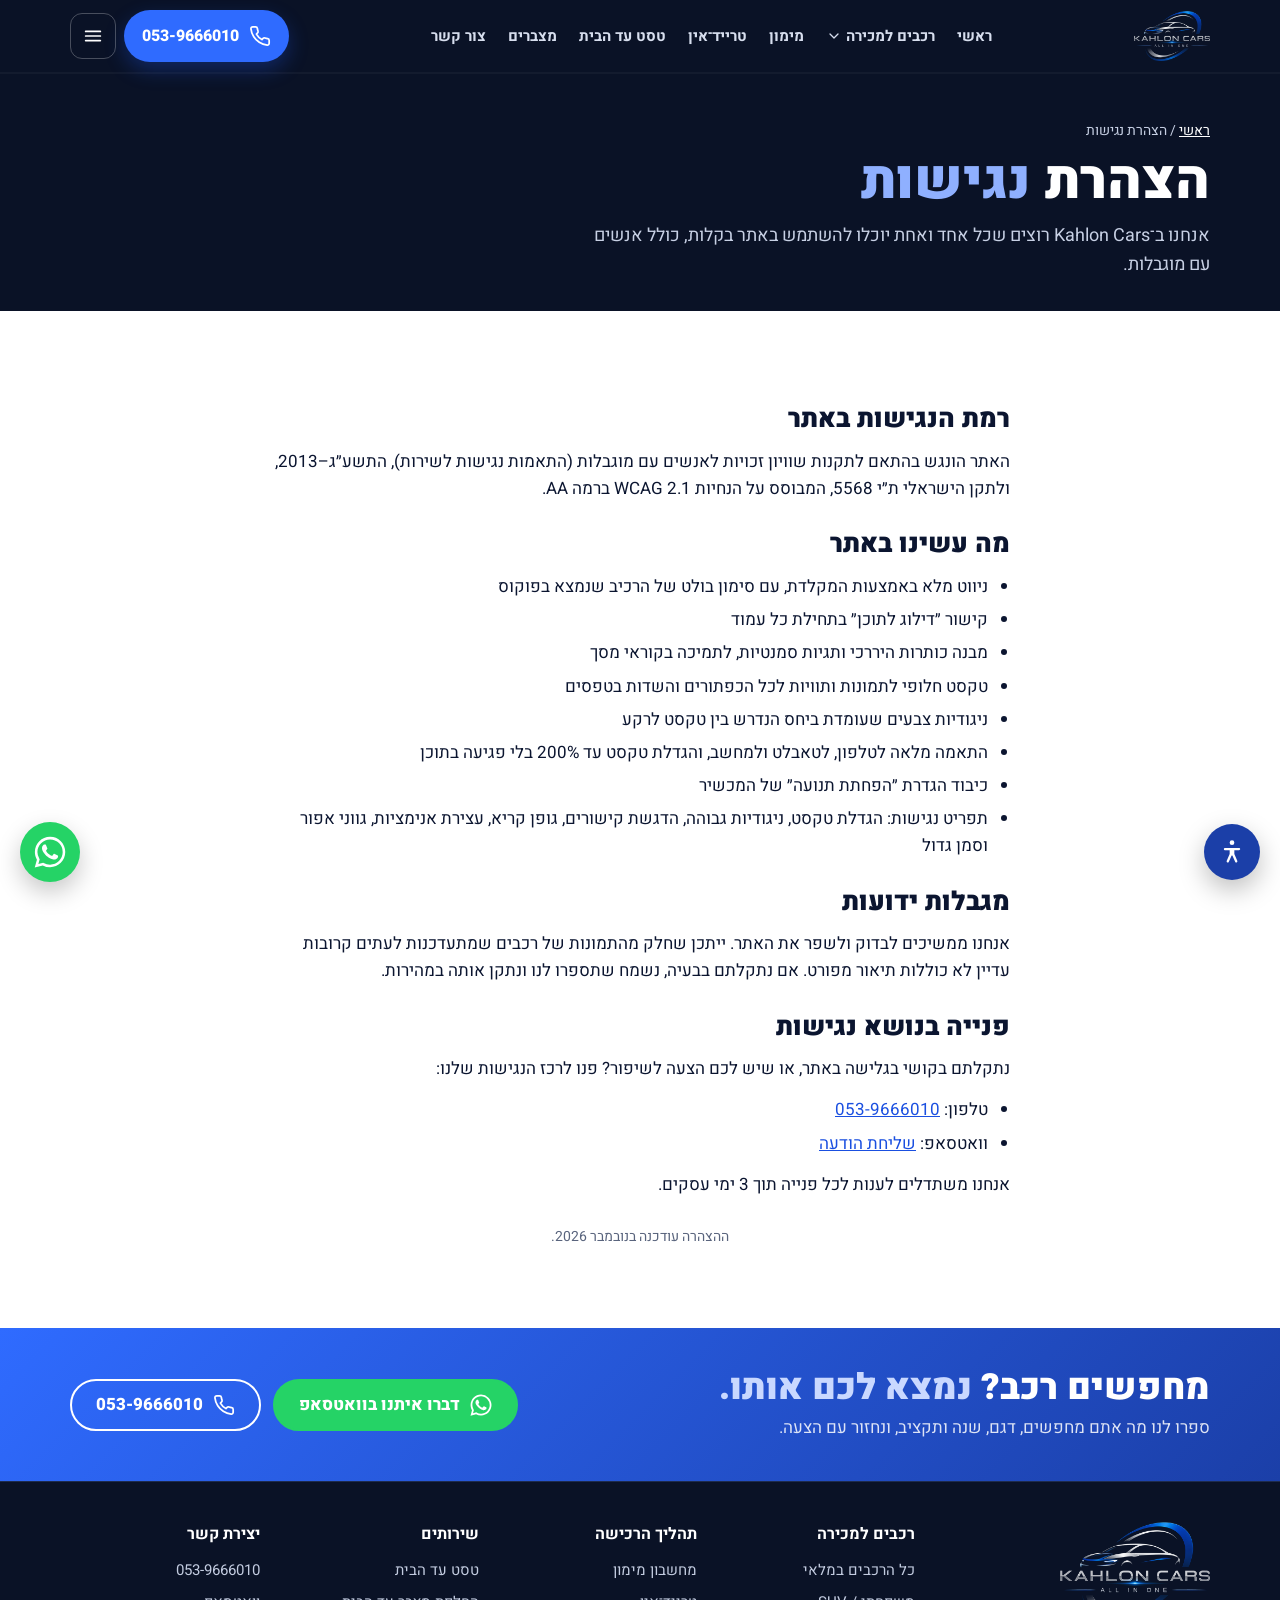
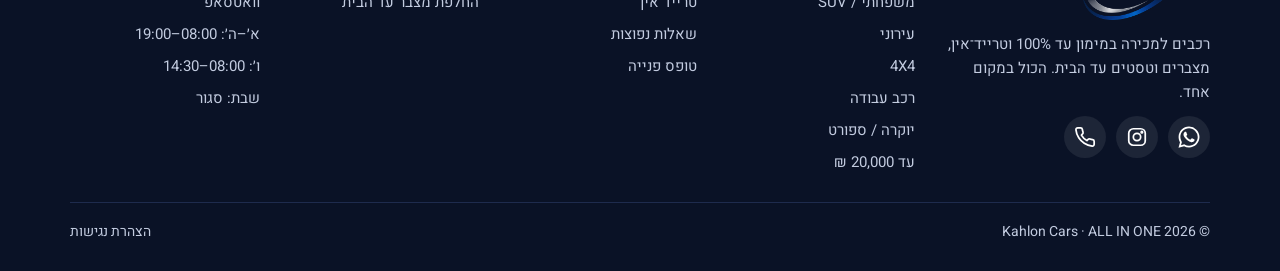
<file: accessibility.html>
<!doctype html>
<html lang="he" dir="rtl" data-theme="light">
<head>
<meta charset="utf-8">
<meta name="viewport" content="width=device-width, initial-scale=1, viewport-fit=cover">
<title>הצהרת נגישות | Kahlon Cars</title>
<meta name="claude:viewport-fit-sides" content="cover">
<meta name="description" content="הצהרת הנגישות של אתר Kahlon Cars.">
<link rel="canonical" href="https://www.kahloncars.co.il/accessibility.html">
<meta property="og:type" content="website"><meta property="og:locale" content="he_IL">
<meta property="og:title" content="הצהרת נגישות | Kahlon Cars"><meta property="og:description" content="הצהרת הנגישות של אתר Kahlon Cars.">
<meta property="og:image" content="https://www.kahloncars.co.il/img/og.jpg"><meta property="og:url" content="https://www.kahloncars.co.il/accessibility.html">
<meta name="theme-color" content="#0B1530">
<link rel="icon" type="image/png" href="img/favicon.png"><link rel="apple-touch-icon" href="img/apple-touch-icon.png">
<link rel="preconnect" href="https://fonts.googleapis.com"><link rel="preconnect" href="https://fonts.gstatic.com" crossorigin>
<link rel="stylesheet" href="https://fonts.googleapis.com/css2?family=Heebo:wght@400;600;700;800;900&display=swap">
<link rel="stylesheet" href="site.css">

</head>
<body>
<a class="sr" href="#main">דילוג לתוכן</a>
<header class="site-header"><div class="wrap">
<a class="brand" href="index.html" aria-label="Kahlon Cars – לעמוד הראשי"><img class="logo-light" src="img/logo-light.png" alt="Kahlon Cars" width="76" height="49"><img class="logo-dark" src="img/logo-dark.png" alt="" width="76" height="49"><span>KAHLON CARS</span></a>
<nav id="nav" class="nav" aria-label="ניווט ראשי">
<a href="index.html">ראשי</a>
<div class="dd"><a href="cars.html">רכבים למכירה <svg viewBox="0 0 24 24" width="16" height="16" fill="none" stroke="currentColor" stroke-width="1.9" stroke-linecap="round" stroke-linejoin="round" aria-hidden="true"><path d="M6 9l6 6 6-6"/></svg></a><div class="dd-panel"><a href="cars.html" class="dd-all"><svg viewBox="0 0 24 24" width="20" height="20" fill="none" stroke="currentColor" stroke-width="1.9" stroke-linecap="round" stroke-linejoin="round" aria-hidden="true"><path d="M3 15.5v-2.2c0-.8.5-1.4 1.2-1.6l2.3-.6 2.2-3a2 2 0 0 1 1.6-.8h4.4a2 2 0 0 1 1.6.8l2.2 3 1.3.3c.7.2 1.2.8 1.2 1.6v2.5h-1.5"/><path d="M5.5 15.5H3"/><path d="M9.5 15.5h5"/><circle cx="7.5" cy="15.8" r="1.8"/><circle cx="16.5" cy="15.8" r="1.8"/></svg><span>כל הרכבים במלאי</span></a><a href="cars.html?cat=family"><svg viewBox="0 0 24 24" width="20" height="20" fill="none" stroke="currentColor" stroke-width="1.9" stroke-linecap="round" stroke-linejoin="round" aria-hidden="true"><path d="M2.5 16v-3.5c0-.7.4-1.3 1-1.5L6 10l1.8-3.2A1.5 1.5 0 0 1 9.1 6h7.3a1.5 1.5 0 0 1 1.2.6L20 10l.6.3c.6.3.9.9.9 1.5V16h-1.5"/><path d="M2.5 16h2"/><path d="M9.5 16h5"/><circle cx="7" cy="16.3" r="2"/><circle cx="17" cy="16.3" r="2"/><path d="M6 10h14"/></svg><span>משפחתי / SUV</span></a><a href="cars.html?cat=city"><svg viewBox="0 0 24 24" width="20" height="20" fill="none" stroke="currentColor" stroke-width="1.9" stroke-linecap="round" stroke-linejoin="round" aria-hidden="true"><path d="M5 15.5v-2c0-.7.4-1.2 1-1.4l1.5-.4 2-2.8a1.6 1.6 0 0 1 1.3-.7h2.4a1.6 1.6 0 0 1 1.3.7l2 2.8 1.5.4c.6.2 1 .7 1 1.4v2h-1"/><path d="M6 15.5H5"/><path d="M10 15.5h4"/><circle cx="8" cy="15.8" r="1.7"/><circle cx="16" cy="15.8" r="1.7"/></svg><span>עירוני</span></a><a href="cars.html?cat=4x4"><svg viewBox="0 0 24 24" width="20" height="20" fill="none" stroke="currentColor" stroke-width="1.9" stroke-linecap="round" stroke-linejoin="round" aria-hidden="true"><path d="M4 20l5-9 3 4 3-6 5 11z"/><path d="M14.5 5.5a1.5 1.5 0 1 0 0-.01"/></svg><span>4X4</span></a><a href="cars.html?cat=work"><svg viewBox="0 0 24 24" width="20" height="20" fill="none" stroke="currentColor" stroke-width="1.9" stroke-linecap="round" stroke-linejoin="round" aria-hidden="true"><path d="M2.5 17V8a1 1 0 0 1 1-1h10v10"/><path d="M13.5 10h4l3 3.5V17h-1.5"/><path d="M2.5 17h2"/><path d="M9 17h6"/><circle cx="6.7" cy="17.2" r="1.9"/><circle cx="17" cy="17.2" r="1.9"/></svg><span>רכב עבודה</span></a><a href="cars.html?cat=sport"><svg viewBox="0 0 24 24" width="20" height="20" fill="none" stroke="currentColor" stroke-width="1.9" stroke-linecap="round" stroke-linejoin="round" aria-hidden="true"><path d="M12 3l2.7 5.6 6.1.9-4.4 4.3 1 6.1L12 17l-5.4 2.9 1-6.1L3.2 9.5l6.1-.9z"/></svg><span>יוקרה / ספורט</span></a><a href="cars.html?cat=budget"><svg viewBox="0 0 24 24" width="20" height="20" fill="none" stroke="currentColor" stroke-width="1.9" stroke-linecap="round" stroke-linejoin="round" aria-hidden="true"><circle cx="12" cy="12" r="9"/><path d="M14.8 9.2c-.5-.8-1.5-1.2-2.8-1.2-1.6 0-2.7.8-2.7 2s1 1.7 2.7 2 2.7.8 2.7 2-1.1 2-2.7 2c-1.3 0-2.3-.4-2.8-1.2"/><path d="M12 6.5v1.5"/><path d="M12 16v1.5"/></svg><span>עד 20,000 ₪</span></a></div></div>
<a href="finance.html">מימון</a>
<a href="tradein.html">טרייד־אין</a>
<a href="test.html">טסט עד הבית</a>
<a href="battery.html">מצברים</a>
<a href="contact.html">צור קשר</a>
</nav>
<div class="header-cta"><a class="btn btn-primary btn-sm" href="tel:+972539666010" target="_blank" rel="noopener"><svg viewBox="0 0 24 24" width="22" height="22" fill="none" stroke="currentColor" stroke-width="1.9" stroke-linecap="round" stroke-linejoin="round" aria-hidden="true"><path d="M22 16.92v3a2 2 0 0 1-2.18 2 19.79 19.79 0 0 1-8.63-3.07 19.5 19.5 0 0 1-6-6 19.79 19.79 0 0 1-3.07-8.67A2 2 0 0 1 4.11 2h3a2 2 0 0 1 2 1.72 12.84 12.84 0 0 0 .7 2.81 2 2 0 0 1-.45 2.11L8.09 9.91a16 16 0 0 0 6 6l1.27-1.27a2 2 0 0 1 2.11-.45 12.84 12.84 0 0 0 2.81.7A2 2 0 0 1 22 16.92z"/></svg><span class="btn-call-text ltr">053-9666010</span><span class="sr">חייגו</span></a>
<button class="menu-btn" type="button" aria-controls="menu" aria-expanded="false" aria-label="תפריט"><svg viewBox="0 0 24 24" width="22" height="22" fill="none" stroke="currentColor" stroke-width="1.9" stroke-linecap="round" stroke-linejoin="round" aria-hidden="true"><path d="M4 7h16"/><path d="M4 12h16"/><path d="M4 17h16"/></svg></button></div>
</div>
<div id="menu" class="menu" hidden><div class="wrap">
<nav class="m-list" aria-label="תפריט">
<a href="index.html"><svg viewBox="0 0 24 24" width="22" height="22" fill="none" stroke="currentColor" stroke-width="1.9" stroke-linecap="round" stroke-linejoin="round" aria-hidden="true"><path d="M3 11l9-7 9 7"/><path d="M5 10v10h14V10"/></svg><span>ראשי</span></a>
<details class="m-sub"><summary><svg viewBox="0 0 24 24" width="22" height="22" fill="none" stroke="currentColor" stroke-width="1.9" stroke-linecap="round" stroke-linejoin="round" aria-hidden="true"><path d="M3 15.5v-2.2c0-.8.5-1.4 1.2-1.6l2.3-.6 2.2-3a2 2 0 0 1 1.6-.8h4.4a2 2 0 0 1 1.6.8l2.2 3 1.3.3c.7.2 1.2.8 1.2 1.6v2.5h-1.5"/><path d="M5.5 15.5H3"/><path d="M9.5 15.5h5"/><circle cx="7.5" cy="15.8" r="1.8"/><circle cx="16.5" cy="15.8" r="1.8"/></svg><span>רכבים למכירה</span><svg viewBox="0 0 24 24" width="18" height="18" fill="none" stroke="currentColor" stroke-width="1.9" stroke-linecap="round" stroke-linejoin="round" aria-hidden="true"><path d="M6 9l6 6 6-6"/></svg></summary><div class="m-sub-in"><a href="cars.html">כל הרכבים</a><a href="cars.html?cat=family">משפחתי / SUV</a><a href="cars.html?cat=city">עירוני</a><a href="cars.html?cat=4x4">4X4</a><a href="cars.html?cat=work">רכב עבודה</a><a href="cars.html?cat=sport">יוקרה / ספורט</a><a href="cars.html?cat=budget">עד 20,000 ₪</a></div></details>
<a href="finance.html"><svg viewBox="0 0 24 24" width="22" height="22" fill="none" stroke="currentColor" stroke-width="1.9" stroke-linecap="round" stroke-linejoin="round" aria-hidden="true"><circle cx="12" cy="12" r="9"/><path d="M9 15l6-6"/><circle cx="9.2" cy="9.2" r=".9"/><circle cx="14.8" cy="14.8" r=".9"/></svg><span>מימון</span></a>
<a href="tradein.html"><svg viewBox="0 0 24 24" width="22" height="22" fill="none" stroke="currentColor" stroke-width="1.9" stroke-linecap="round" stroke-linejoin="round" aria-hidden="true"><path d="M4 8h13l-3-3"/><path d="M20 16H7l3 3"/></svg><span>טרייד־אין</span></a>
<a href="battery.html"><svg viewBox="0 0 24 24" width="22" height="22" fill="none" stroke="currentColor" stroke-width="1.9" stroke-linecap="round" stroke-linejoin="round" aria-hidden="true"><rect x="2.5" y="7" width="17" height="10" rx="2"/><path d="M21.5 10.5v3"/><path d="M11.8 9l-2.3 3.3h3.2l-2.3 3.2"/></svg><span>מצברים</span></a>
<a href="test.html"><svg viewBox="0 0 24 24" width="22" height="22" fill="none" stroke="currentColor" stroke-width="1.9" stroke-linecap="round" stroke-linejoin="round" aria-hidden="true"><path d="M14 3H7a2 2 0 0 0-2 2v14a2 2 0 0 0 2 2h10a2 2 0 0 0 2-2V8z"/><path d="M14 3v5h5"/><path d="M8.8 14.2l2.3 2.3 4.2-4.6"/></svg><span>טסט עד הבית</span></a>
<a href="contact.html"><svg viewBox="0 0 24 24" width="22" height="22" fill="none" stroke="currentColor" stroke-width="1.9" stroke-linecap="round" stroke-linejoin="round" aria-hidden="true"><circle cx="12" cy="8" r="4"/><path d="M4 21c1-4 4.5-6 8-6s7 2 8 6"/></svg><span>צור קשר</span></a>
</nav>
<div class="actions"><a class="btn btn-primary" href="https://wa.me/972539666010" target="_blank" rel="noopener"><svg class="wa-ico" viewBox="0 0 24 24" width="22" height="22" fill="currentColor" aria-hidden="true"><path d="M17.47 14.38c-.3-.15-1.76-.87-2.03-.97-.27-.1-.47-.15-.67.15-.2.3-.77.97-.94 1.17-.17.2-.35.22-.65.07-.3-.15-1.26-.46-2.4-1.48-.89-.79-1.49-1.77-1.66-2.07-.17-.3-.02-.46.13-.61.13-.13.3-.35.45-.52.15-.17.2-.3.3-.5.1-.2.05-.37-.02-.52-.08-.15-.67-1.62-.92-2.22-.24-.58-.49-.5-.67-.51h-.57c-.2 0-.52.07-.79.37-.27.3-1.04 1.02-1.04 2.48s1.07 2.88 1.21 3.08c.15.2 2.1 3.2 5.08 4.49.71.31 1.26.49 1.69.63.71.23 1.36.2 1.87.12.57-.09 1.76-.72 2.01-1.41.25-.69.25-1.29.17-1.41-.07-.13-.27-.2-.57-.35zM12.05 21.5h-.01a9.45 9.45 0 0 1-4.82-1.32l-.35-.21-3.58.94.96-3.49-.23-.36a9.43 9.43 0 0 1-1.45-5.03c0-5.22 4.25-9.47 9.48-9.47 2.53 0 4.91.99 6.7 2.78a9.4 9.4 0 0 1 2.77 6.7c0 5.22-4.25 9.47-9.47 9.47zm8.06-17.53A11.33 11.33 0 0 0 12.05.63C5.77.63.66 5.74.66 12.02c0 2.01.52 3.97 1.52 5.7L.56 23.63l6.04-1.58a11.36 11.36 0 0 0 5.44 1.39h.01c6.28 0 11.39-5.11 11.39-11.39 0-3.04-1.19-5.9-3.33-8.05z"/></svg>וואטסאפ</a><a class="btn btn-ghost" href="tel:+972539666010" target="_blank" rel="noopener"><svg viewBox="0 0 24 24" width="22" height="22" fill="none" stroke="currentColor" stroke-width="1.9" stroke-linecap="round" stroke-linejoin="round" aria-hidden="true"><path d="M22 16.92v3a2 2 0 0 1-2.18 2 19.79 19.79 0 0 1-8.63-3.07 19.5 19.5 0 0 1-6-6 19.79 19.79 0 0 1-3.07-8.67A2 2 0 0 1 4.11 2h3a2 2 0 0 1 2 1.72 12.84 12.84 0 0 0 .7 2.81 2 2 0 0 1-.45 2.11L8.09 9.91a16 16 0 0 0 6 6l1.27-1.27a2 2 0 0 1 2.11-.45 12.84 12.84 0 0 0 2.81.7A2 2 0 0 1 22 16.92z"/></svg>חייגו אלינו</a></div>
</div></div>
</header>
<main id="main">
<section class="page-top"><div class="wrap">
<div class="crumbs"><a href="index.html">ראשי</a> / הצהרת נגישות</div>
<h1>הצהרת <span class="hl">נגישות</span></h1>
<p>אנחנו ב־Kahlon Cars רוצים שכל אחד ואחת יוכלו להשתמש באתר בקלות, כולל אנשים עם מוגבלות.</p>
</div></section>
<section class="h4-sec"><div class="wrap a11y-doc">
<h2>רמת הנגישות באתר</h2>
<p>האתר הונגש בהתאם לתקנות שוויון זכויות לאנשים עם מוגבלות (התאמות נגישות לשירות), התשע״ג–2013, ולתקן הישראלי ת״י 5568, המבוסס על הנחיות WCAG 2.1 ברמה AA.</p>
<h2>מה עשינו באתר</h2>
<ul>
<li>ניווט מלא באמצעות המקלדת, עם סימון בולט של הרכיב שנמצא בפוקוס</li>
<li>קישור ״דילוג לתוכן״ בתחילת כל עמוד</li>
<li>מבנה כותרות היררכי ותגיות סמנטיות, לתמיכה בקוראי מסך</li>
<li>טקסט חלופי לתמונות ותוויות לכל הכפתורים והשדות בטפסים</li>
<li>ניגודיות צבעים שעומדת ביחס הנדרש בין טקסט לרקע</li>
<li>התאמה מלאה לטלפון, לטאבלט ולמחשב, והגדלת טקסט עד 200% בלי פגיעה בתוכן</li>
<li>כיבוד הגדרת ״הפחתת תנועה״ של המכשיר</li>
<li>תפריט נגישות: הגדלת טקסט, ניגודיות גבוהה, הדגשת קישורים, גופן קריא, עצירת אנימציות, גווני אפור וסמן גדול</li>
</ul>
<h2>מגבלות ידועות</h2>
<p>אנחנו ממשיכים לבדוק ולשפר את האתר. ייתכן שחלק מהתמונות של רכבים שמתעדכנות לעתים קרובות עדיין לא כוללות תיאור מפורט. אם נתקלתם בבעיה, נשמח שתספרו לנו ונתקן אותה במהירות.</p>
<h2>פנייה בנושא נגישות</h2>
<p>נתקלתם בקושי בגלישה באתר, או שיש לכם הצעה לשיפור? פנו לרכז הנגישות שלנו:</p>
<ul>
<li>טלפון: <a href="tel:+972539666010" class="ltr">053-9666010</a></li>
<li>וואטסאפ: <a href="https://wa.me/972539666010" target="_blank" rel="noopener">שליחת הודעה</a></li>
</ul>
<p>אנחנו משתדלים לענות לכל פנייה תוך 3 ימי עסקים.</p>
<p class="note">ההצהרה עודכנה בנובמבר 2026.</p>
</div></section>
</main>
<section class="pre-foot"><div class="wrap">
<div><h2>מחפשים רכב? <span class="hl">נמצא לכם אותו.</span></h2><p>ספרו לנו מה אתם מחפשים, דגם, שנה ותקציב, ונחזור עם הצעה.</p></div>
<div class="actions"><a class="btn btn-primary" href="https://wa.me/972539666010?text=%D7%94%D7%99%D7%99%2C%20%D7%90%D7%A0%D7%99%20%D7%9E%D7%97%D7%A4%D7%A9%20%D7%A8%D7%9B%D7%91.%20" target="_blank" rel="noopener"><svg class="wa-ico" viewBox="0 0 24 24" width="22" height="22" fill="currentColor" aria-hidden="true"><path d="M17.47 14.38c-.3-.15-1.76-.87-2.03-.97-.27-.1-.47-.15-.67.15-.2.3-.77.97-.94 1.17-.17.2-.35.22-.65.07-.3-.15-1.26-.46-2.4-1.48-.89-.79-1.49-1.77-1.66-2.07-.17-.3-.02-.46.13-.61.13-.13.3-.35.45-.52.15-.17.2-.3.3-.5.1-.2.05-.37-.02-.52-.08-.15-.67-1.62-.92-2.22-.24-.58-.49-.5-.67-.51h-.57c-.2 0-.52.07-.79.37-.27.3-1.04 1.02-1.04 2.48s1.07 2.88 1.21 3.08c.15.2 2.1 3.2 5.08 4.49.71.31 1.26.49 1.69.63.71.23 1.36.2 1.87.12.57-.09 1.76-.72 2.01-1.41.25-.69.25-1.29.17-1.41-.07-.13-.27-.2-.57-.35zM12.05 21.5h-.01a9.45 9.45 0 0 1-4.82-1.32l-.35-.21-3.58.94.96-3.49-.23-.36a9.43 9.43 0 0 1-1.45-5.03c0-5.22 4.25-9.47 9.48-9.47 2.53 0 4.91.99 6.7 2.78a9.4 9.4 0 0 1 2.77 6.7c0 5.22-4.25 9.47-9.47 9.47zm8.06-17.53A11.33 11.33 0 0 0 12.05.63C5.77.63.66 5.74.66 12.02c0 2.01.52 3.97 1.52 5.7L.56 23.63l6.04-1.58a11.36 11.36 0 0 0 5.44 1.39h.01c6.28 0 11.39-5.11 11.39-11.39 0-3.04-1.19-5.9-3.33-8.05z"/></svg>דברו איתנו בוואטסאפ</a><a class="btn btn-outline-light" href="tel:+972539666010" target="_blank" rel="noopener"><svg viewBox="0 0 24 24" width="22" height="22" fill="none" stroke="currentColor" stroke-width="1.9" stroke-linecap="round" stroke-linejoin="round" aria-hidden="true"><path d="M22 16.92v3a2 2 0 0 1-2.18 2 19.79 19.79 0 0 1-8.63-3.07 19.5 19.5 0 0 1-6-6 19.79 19.79 0 0 1-3.07-8.67A2 2 0 0 1 4.11 2h3a2 2 0 0 1 2 1.72 12.84 12.84 0 0 0 .7 2.81 2 2 0 0 1-.45 2.11L8.09 9.91a16 16 0 0 0 6 6l1.27-1.27a2 2 0 0 1 2.11-.45 12.84 12.84 0 0 0 2.81.7A2 2 0 0 1 22 16.92z"/></svg><span class="ltr">053-9666010</span></a></div>
</div></section>
<footer class="site-footer"><div class="wrap">
<div class="cols cols5">
<div class="f-about"><img src="img/logo-dark.png" alt="Kahlon Cars" width="150" height="97"><p>רכבים למכירה במימון עד 100% וטרייד־אין, מצברים וטסטים עד הבית. הכול במקום אחד.</p><div class="f-social"><a href="https://wa.me/972539666010" target="_blank" rel="noopener" aria-label="וואטסאפ"><svg class="wa-ico" viewBox="0 0 24 24" width="22" height="22" fill="currentColor" aria-hidden="true"><path d="M17.47 14.38c-.3-.15-1.76-.87-2.03-.97-.27-.1-.47-.15-.67.15-.2.3-.77.97-.94 1.17-.17.2-.35.22-.65.07-.3-.15-1.26-.46-2.4-1.48-.89-.79-1.49-1.77-1.66-2.07-.17-.3-.02-.46.13-.61.13-.13.3-.35.45-.52.15-.17.2-.3.3-.5.1-.2.05-.37-.02-.52-.08-.15-.67-1.62-.92-2.22-.24-.58-.49-.5-.67-.51h-.57c-.2 0-.52.07-.79.37-.27.3-1.04 1.02-1.04 2.48s1.07 2.88 1.21 3.08c.15.2 2.1 3.2 5.08 4.49.71.31 1.26.49 1.69.63.71.23 1.36.2 1.87.12.57-.09 1.76-.72 2.01-1.41.25-.69.25-1.29.17-1.41-.07-.13-.27-.2-.57-.35zM12.05 21.5h-.01a9.45 9.45 0 0 1-4.82-1.32l-.35-.21-3.58.94.96-3.49-.23-.36a9.43 9.43 0 0 1-1.45-5.03c0-5.22 4.25-9.47 9.48-9.47 2.53 0 4.91.99 6.7 2.78a9.4 9.4 0 0 1 2.77 6.7c0 5.22-4.25 9.47-9.47 9.47zm8.06-17.53A11.33 11.33 0 0 0 12.05.63C5.77.63.66 5.74.66 12.02c0 2.01.52 3.97 1.52 5.7L.56 23.63l6.04-1.58a11.36 11.36 0 0 0 5.44 1.39h.01c6.28 0 11.39-5.11 11.39-11.39 0-3.04-1.19-5.9-3.33-8.05z"/></svg></a><a href="https://www.instagram.com/kahlon.cars/" target="_blank" rel="noopener" aria-label="אינסטגרם"><svg viewBox="0 0 24 24" width="22" height="22" fill="none" stroke="currentColor" stroke-width="1.9" stroke-linecap="round" stroke-linejoin="round" aria-hidden="true"><rect x="3" y="3" width="18" height="18" rx="5"/><circle cx="12" cy="12" r="4"/><circle cx="17.3" cy="6.7" r=".8"/></svg></a><a href="tel:+972539666010" target="_blank" rel="noopener" aria-label="טלפון"><svg viewBox="0 0 24 24" width="22" height="22" fill="none" stroke="currentColor" stroke-width="1.9" stroke-linecap="round" stroke-linejoin="round" aria-hidden="true"><path d="M22 16.92v3a2 2 0 0 1-2.18 2 19.79 19.79 0 0 1-8.63-3.07 19.5 19.5 0 0 1-6-6 19.79 19.79 0 0 1-3.07-8.67A2 2 0 0 1 4.11 2h3a2 2 0 0 1 2 1.72 12.84 12.84 0 0 0 .7 2.81 2 2 0 0 1-.45 2.11L8.09 9.91a16 16 0 0 0 6 6l1.27-1.27a2 2 0 0 1 2.11-.45 12.84 12.84 0 0 0 2.81.7A2 2 0 0 1 22 16.92z"/></svg></a></div></div>
<div><h4>רכבים למכירה</h4><ul><li><a href="cars.html">כל הרכבים במלאי</a></li><li><a href="cars.html?cat=family">משפחתי / SUV</a></li><li><a href="cars.html?cat=city">עירוני</a></li><li><a href="cars.html?cat=4x4">4X4</a></li><li><a href="cars.html?cat=work">רכב עבודה</a></li><li><a href="cars.html?cat=sport">יוקרה / ספורט</a></li><li><a href="cars.html?cat=budget">עד 20,000 ₪</a></li></ul></div>
<div><h4>תהליך הרכישה</h4><ul><li><a href="finance.html">מחשבון מימון</a></li><li><a href="tradein.html">טרייד־אין</a></li><li><a href="cars.html#faq">שאלות נפוצות</a></li><li><a href="contact.html">טופס פנייה</a></li></ul></div>
<div><h4>שירותים</h4><ul><li><a href="test.html">טסט עד הבית</a></li><li><a href="battery.html">החלפת מצבר עד הבית</a></li></ul></div>
<div><h4>יצירת קשר</h4><ul><li><a href="tel:+972539666010" target="_blank" rel="noopener" class="ltr">053-9666010</a></li><li><a href="https://wa.me/972539666010" target="_blank" rel="noopener">וואטסאפ</a></li><li>א׳–ה׳: 08:00–19:00</li><li>ו׳: 08:00–14:30</li><li>שבת: סגור</li></ul></div>
</div>
<div class="legal"><span>© <span id="year">2026</span> Kahlon Cars · ALL IN ONE</span><span><a href="accessibility.html">הצהרת נגישות</a></span></div>
</div></footer>
<a class="fab" href="https://wa.me/972539666010" target="_blank" rel="noopener" aria-label="שלחו לנו הודעה בוואטסאפ"><svg class="wa-ico" viewBox="0 0 24 24"  fill="currentColor" aria-hidden="true"><path d="M17.47 14.38c-.3-.15-1.76-.87-2.03-.97-.27-.1-.47-.15-.67.15-.2.3-.77.97-.94 1.17-.17.2-.35.22-.65.07-.3-.15-1.26-.46-2.4-1.48-.89-.79-1.49-1.77-1.66-2.07-.17-.3-.02-.46.13-.61.13-.13.3-.35.45-.52.15-.17.2-.3.3-.5.1-.2.05-.37-.02-.52-.08-.15-.67-1.62-.92-2.22-.24-.58-.49-.5-.67-.51h-.57c-.2 0-.52.07-.79.37-.27.3-1.04 1.02-1.04 2.48s1.07 2.88 1.21 3.08c.15.2 2.1 3.2 5.08 4.49.71.31 1.26.49 1.69.63.71.23 1.36.2 1.87.12.57-.09 1.76-.72 2.01-1.41.25-.69.25-1.29.17-1.41-.07-.13-.27-.2-.57-.35zM12.05 21.5h-.01a9.45 9.45 0 0 1-4.82-1.32l-.35-.21-3.58.94.96-3.49-.23-.36a9.43 9.43 0 0 1-1.45-5.03c0-5.22 4.25-9.47 9.48-9.47 2.53 0 4.91.99 6.7 2.78a9.4 9.4 0 0 1 2.77 6.7c0 5.22-4.25 9.47-9.47 9.47zm8.06-17.53A11.33 11.33 0 0 0 12.05.63C5.77.63.66 5.74.66 12.02c0 2.01.52 3.97 1.52 5.7L.56 23.63l6.04-1.58a11.36 11.36 0 0 0 5.44 1.39h.01c6.28 0 11.39-5.11 11.39-11.39 0-3.04-1.19-5.9-3.33-8.05z"/></svg></a>
<script src="cars.js"></script><script src="site.js"></script>
</body></html>
</file>
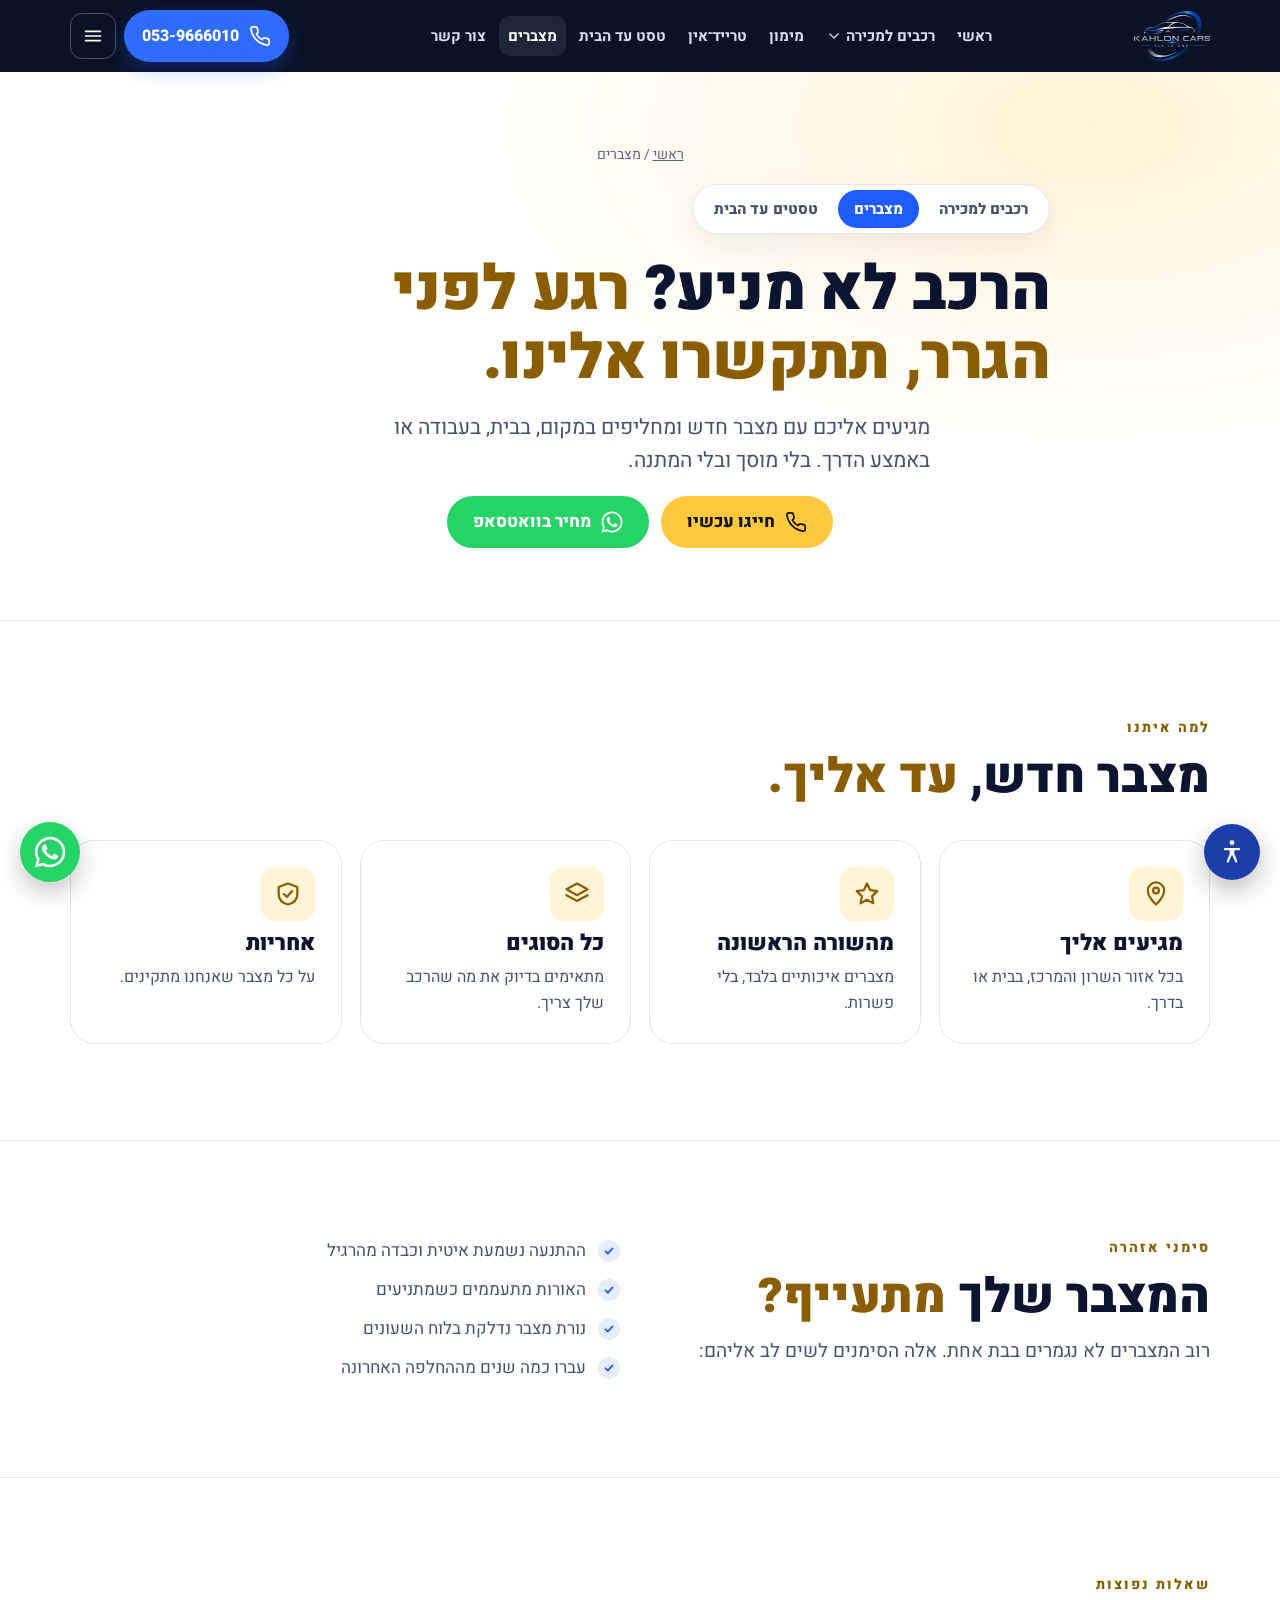
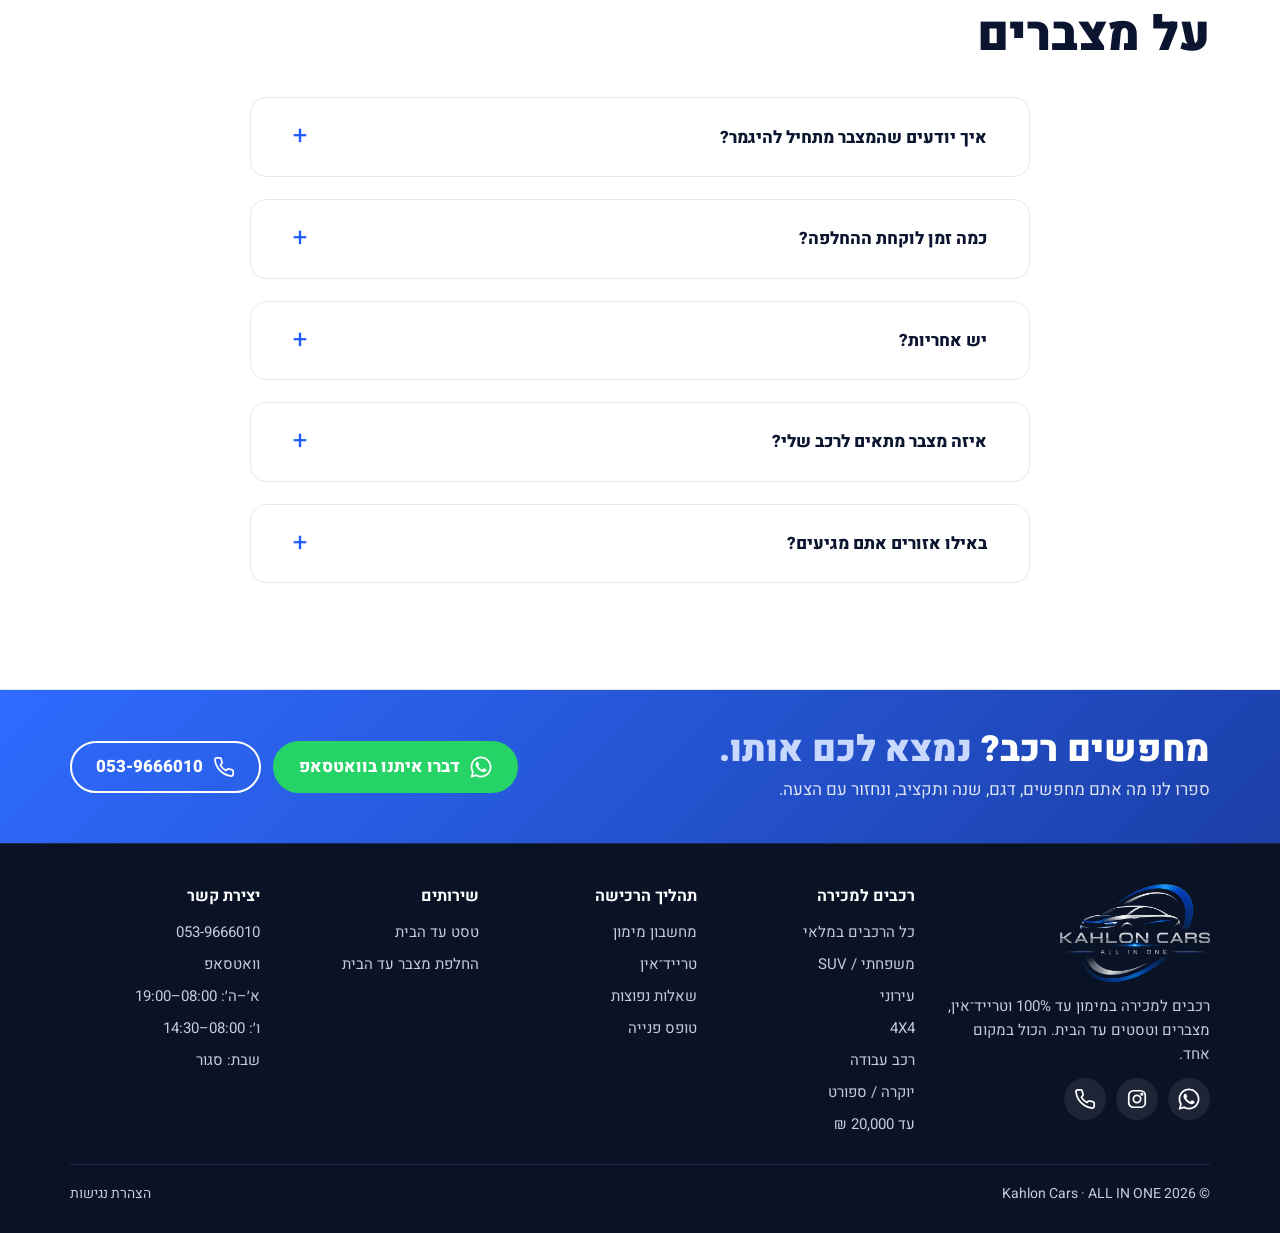
<file: battery.html>
<!doctype html>
<html lang="he" dir="rtl" data-theme="light">
<head>
<meta charset="utf-8">
<meta name="viewport" content="width=device-width, initial-scale=1, viewport-fit=cover">
<title>החלפת מצבר עד הבית בשרון ובמרכז | Kahlon Cars</title>
<meta name="claude:viewport-fit-sides" content="cover">
<meta name="description" content="הרכב לא מניע? מגיעים אליך עם מצבר חדש ומחליפים במקום, עם אחריות. מצברים איכותיים לכל סוגי הרכבים, בכל אזור השרון והמרכז.">
<link rel="canonical" href="https://www.kahloncars.co.il/battery.html">
<meta property="og:type" content="website"><meta property="og:locale" content="he_IL">
<meta property="og:title" content="החלפת מצבר עד הבית בשרון ובמרכז | Kahlon Cars"><meta property="og:description" content="הרכב לא מניע? מגיעים אליך עם מצבר חדש ומחליפים במקום, עם אחריות. מצברים איכותיים לכל סוגי הרכבים, בכל אזור השרון והמרכז.">
<meta property="og:image" content="https://www.kahloncars.co.il/img/og.jpg"><meta property="og:url" content="https://www.kahloncars.co.il/battery.html">
<meta name="theme-color" content="#0B1530">
<link rel="icon" type="image/png" href="img/favicon.png"><link rel="apple-touch-icon" href="img/apple-touch-icon.png">
<link rel="preconnect" href="https://fonts.googleapis.com"><link rel="preconnect" href="https://fonts.gstatic.com" crossorigin>
<link rel="stylesheet" href="https://fonts.googleapis.com/css2?family=Heebo:wght@400;600;700;800;900&display=swap">
<link rel="stylesheet" href="site.css">
<script type="application/ld+json">{"@context": "https://schema.org", "@type": "FAQPage", "mainEntity": [{"@type": "Question", "name": "איך יודעים שהמצבר מתחיל להיגמר?", "acceptedAnswer": {"@type": "Answer", "text": "התנעה איטית, אורות שמתעממים כשמתניעים ונורת מצבר בלוח השעונים הם סימנים נפוצים. מצבר שעבר כמה שנים מההחלפה האחרונה שווה בדיקה גם בלי סימנים."}}, {"@type": "Question", "name": "כמה זמן לוקחת ההחלפה?", "acceptedAnswer": {"@type": "Answer", "text": "ההחלפה עצמה קצרה, ונעשית אצלכם במקום: בבית, בעבודה או באמצע הדרך."}}, {"@type": "Question", "name": "יש אחריות?", "acceptedAnswer": {"@type": "Answer", "text": "כן. כל מצבר שאנחנו מתקינים מגיע עם אחריות."}}, {"@type": "Question", "name": "איזה מצבר מתאים לרכב שלי?", "acceptedAnswer": {"@type": "Answer", "text": "שלחו לנו בוואטסאפ את סוג הרכב והשנה, ונגיע עם המצבר המתאים בדיוק."}}, {"@type": "Question", "name": "באילו אזורים אתם מגיעים?", "acceptedAnswer": {"@type": "Answer", "text": "בכל אזור השרון והמרכז."}}]}</script>
</head>
<body>
<a class="sr" href="#main">דילוג לתוכן</a>
<header class="site-header"><div class="wrap">
<a class="brand" href="index.html" aria-label="Kahlon Cars – לעמוד הראשי"><img class="logo-light" src="img/logo-light.png" alt="Kahlon Cars" width="76" height="49"><img class="logo-dark" src="img/logo-dark.png" alt="" width="76" height="49"><span>KAHLON CARS</span></a>
<nav id="nav" class="nav" aria-label="ניווט ראשי">
<a href="index.html">ראשי</a>
<div class="dd"><a href="cars.html">רכבים למכירה <svg viewBox="0 0 24 24" width="16" height="16" fill="none" stroke="currentColor" stroke-width="1.9" stroke-linecap="round" stroke-linejoin="round" aria-hidden="true"><path d="M6 9l6 6 6-6"/></svg></a><div class="dd-panel"><a href="cars.html" class="dd-all"><svg viewBox="0 0 24 24" width="20" height="20" fill="none" stroke="currentColor" stroke-width="1.9" stroke-linecap="round" stroke-linejoin="round" aria-hidden="true"><path d="M3 15.5v-2.2c0-.8.5-1.4 1.2-1.6l2.3-.6 2.2-3a2 2 0 0 1 1.6-.8h4.4a2 2 0 0 1 1.6.8l2.2 3 1.3.3c.7.2 1.2.8 1.2 1.6v2.5h-1.5"/><path d="M5.5 15.5H3"/><path d="M9.5 15.5h5"/><circle cx="7.5" cy="15.8" r="1.8"/><circle cx="16.5" cy="15.8" r="1.8"/></svg><span>כל הרכבים במלאי</span></a><a href="cars.html?cat=family"><svg viewBox="0 0 24 24" width="20" height="20" fill="none" stroke="currentColor" stroke-width="1.9" stroke-linecap="round" stroke-linejoin="round" aria-hidden="true"><path d="M2.5 16v-3.5c0-.7.4-1.3 1-1.5L6 10l1.8-3.2A1.5 1.5 0 0 1 9.1 6h7.3a1.5 1.5 0 0 1 1.2.6L20 10l.6.3c.6.3.9.9.9 1.5V16h-1.5"/><path d="M2.5 16h2"/><path d="M9.5 16h5"/><circle cx="7" cy="16.3" r="2"/><circle cx="17" cy="16.3" r="2"/><path d="M6 10h14"/></svg><span>משפחתי / SUV</span></a><a href="cars.html?cat=city"><svg viewBox="0 0 24 24" width="20" height="20" fill="none" stroke="currentColor" stroke-width="1.9" stroke-linecap="round" stroke-linejoin="round" aria-hidden="true"><path d="M5 15.5v-2c0-.7.4-1.2 1-1.4l1.5-.4 2-2.8a1.6 1.6 0 0 1 1.3-.7h2.4a1.6 1.6 0 0 1 1.3.7l2 2.8 1.5.4c.6.2 1 .7 1 1.4v2h-1"/><path d="M6 15.5H5"/><path d="M10 15.5h4"/><circle cx="8" cy="15.8" r="1.7"/><circle cx="16" cy="15.8" r="1.7"/></svg><span>עירוני</span></a><a href="cars.html?cat=4x4"><svg viewBox="0 0 24 24" width="20" height="20" fill="none" stroke="currentColor" stroke-width="1.9" stroke-linecap="round" stroke-linejoin="round" aria-hidden="true"><path d="M4 20l5-9 3 4 3-6 5 11z"/><path d="M14.5 5.5a1.5 1.5 0 1 0 0-.01"/></svg><span>4X4</span></a><a href="cars.html?cat=work"><svg viewBox="0 0 24 24" width="20" height="20" fill="none" stroke="currentColor" stroke-width="1.9" stroke-linecap="round" stroke-linejoin="round" aria-hidden="true"><path d="M2.5 17V8a1 1 0 0 1 1-1h10v10"/><path d="M13.5 10h4l3 3.5V17h-1.5"/><path d="M2.5 17h2"/><path d="M9 17h6"/><circle cx="6.7" cy="17.2" r="1.9"/><circle cx="17" cy="17.2" r="1.9"/></svg><span>רכב עבודה</span></a><a href="cars.html?cat=sport"><svg viewBox="0 0 24 24" width="20" height="20" fill="none" stroke="currentColor" stroke-width="1.9" stroke-linecap="round" stroke-linejoin="round" aria-hidden="true"><path d="M12 3l2.7 5.6 6.1.9-4.4 4.3 1 6.1L12 17l-5.4 2.9 1-6.1L3.2 9.5l6.1-.9z"/></svg><span>יוקרה / ספורט</span></a><a href="cars.html?cat=budget"><svg viewBox="0 0 24 24" width="20" height="20" fill="none" stroke="currentColor" stroke-width="1.9" stroke-linecap="round" stroke-linejoin="round" aria-hidden="true"><circle cx="12" cy="12" r="9"/><path d="M14.8 9.2c-.5-.8-1.5-1.2-2.8-1.2-1.6 0-2.7.8-2.7 2s1 1.7 2.7 2 2.7.8 2.7 2-1.1 2-2.7 2c-1.3 0-2.3-.4-2.8-1.2"/><path d="M12 6.5v1.5"/><path d="M12 16v1.5"/></svg><span>עד 20,000 ₪</span></a></div></div>
<a href="finance.html">מימון</a>
<a href="tradein.html">טרייד־אין</a>
<a href="test.html">טסט עד הבית</a>
<a href="battery.html" aria-current="page">מצברים</a>
<a href="contact.html">צור קשר</a>
</nav>
<div class="header-cta"><a class="btn btn-primary btn-sm" href="tel:+972539666010" target="_blank" rel="noopener"><svg viewBox="0 0 24 24" width="22" height="22" fill="none" stroke="currentColor" stroke-width="1.9" stroke-linecap="round" stroke-linejoin="round" aria-hidden="true"><path d="M22 16.92v3a2 2 0 0 1-2.18 2 19.79 19.79 0 0 1-8.63-3.07 19.5 19.5 0 0 1-6-6 19.79 19.79 0 0 1-3.07-8.67A2 2 0 0 1 4.11 2h3a2 2 0 0 1 2 1.72 12.84 12.84 0 0 0 .7 2.81 2 2 0 0 1-.45 2.11L8.09 9.91a16 16 0 0 0 6 6l1.27-1.27a2 2 0 0 1 2.11-.45 12.84 12.84 0 0 0 2.81.7A2 2 0 0 1 22 16.92z"/></svg><span class="btn-call-text ltr">053-9666010</span><span class="sr">חייגו</span></a>
<button class="menu-btn" type="button" aria-controls="menu" aria-expanded="false" aria-label="תפריט"><svg viewBox="0 0 24 24" width="22" height="22" fill="none" stroke="currentColor" stroke-width="1.9" stroke-linecap="round" stroke-linejoin="round" aria-hidden="true"><path d="M4 7h16"/><path d="M4 12h16"/><path d="M4 17h16"/></svg></button></div>
</div>
<div id="menu" class="menu" hidden><div class="wrap">
<nav class="m-list" aria-label="תפריט">
<a href="index.html"><svg viewBox="0 0 24 24" width="22" height="22" fill="none" stroke="currentColor" stroke-width="1.9" stroke-linecap="round" stroke-linejoin="round" aria-hidden="true"><path d="M3 11l9-7 9 7"/><path d="M5 10v10h14V10"/></svg><span>ראשי</span></a>
<details class="m-sub"><summary><svg viewBox="0 0 24 24" width="22" height="22" fill="none" stroke="currentColor" stroke-width="1.9" stroke-linecap="round" stroke-linejoin="round" aria-hidden="true"><path d="M3 15.5v-2.2c0-.8.5-1.4 1.2-1.6l2.3-.6 2.2-3a2 2 0 0 1 1.6-.8h4.4a2 2 0 0 1 1.6.8l2.2 3 1.3.3c.7.2 1.2.8 1.2 1.6v2.5h-1.5"/><path d="M5.5 15.5H3"/><path d="M9.5 15.5h5"/><circle cx="7.5" cy="15.8" r="1.8"/><circle cx="16.5" cy="15.8" r="1.8"/></svg><span>רכבים למכירה</span><svg viewBox="0 0 24 24" width="18" height="18" fill="none" stroke="currentColor" stroke-width="1.9" stroke-linecap="round" stroke-linejoin="round" aria-hidden="true"><path d="M6 9l6 6 6-6"/></svg></summary><div class="m-sub-in"><a href="cars.html">כל הרכבים</a><a href="cars.html?cat=family">משפחתי / SUV</a><a href="cars.html?cat=city">עירוני</a><a href="cars.html?cat=4x4">4X4</a><a href="cars.html?cat=work">רכב עבודה</a><a href="cars.html?cat=sport">יוקרה / ספורט</a><a href="cars.html?cat=budget">עד 20,000 ₪</a></div></details>
<a href="finance.html"><svg viewBox="0 0 24 24" width="22" height="22" fill="none" stroke="currentColor" stroke-width="1.9" stroke-linecap="round" stroke-linejoin="round" aria-hidden="true"><circle cx="12" cy="12" r="9"/><path d="M9 15l6-6"/><circle cx="9.2" cy="9.2" r=".9"/><circle cx="14.8" cy="14.8" r=".9"/></svg><span>מימון</span></a>
<a href="tradein.html"><svg viewBox="0 0 24 24" width="22" height="22" fill="none" stroke="currentColor" stroke-width="1.9" stroke-linecap="round" stroke-linejoin="round" aria-hidden="true"><path d="M4 8h13l-3-3"/><path d="M20 16H7l3 3"/></svg><span>טרייד־אין</span></a>
<a href="battery.html" aria-current="page"><svg viewBox="0 0 24 24" width="22" height="22" fill="none" stroke="currentColor" stroke-width="1.9" stroke-linecap="round" stroke-linejoin="round" aria-hidden="true"><rect x="2.5" y="7" width="17" height="10" rx="2"/><path d="M21.5 10.5v3"/><path d="M11.8 9l-2.3 3.3h3.2l-2.3 3.2"/></svg><span>מצברים</span></a>
<a href="test.html"><svg viewBox="0 0 24 24" width="22" height="22" fill="none" stroke="currentColor" stroke-width="1.9" stroke-linecap="round" stroke-linejoin="round" aria-hidden="true"><path d="M14 3H7a2 2 0 0 0-2 2v14a2 2 0 0 0 2 2h10a2 2 0 0 0 2-2V8z"/><path d="M14 3v5h5"/><path d="M8.8 14.2l2.3 2.3 4.2-4.6"/></svg><span>טסט עד הבית</span></a>
<a href="contact.html"><svg viewBox="0 0 24 24" width="22" height="22" fill="none" stroke="currentColor" stroke-width="1.9" stroke-linecap="round" stroke-linejoin="round" aria-hidden="true"><circle cx="12" cy="8" r="4"/><path d="M4 21c1-4 4.5-6 8-6s7 2 8 6"/></svg><span>צור קשר</span></a>
</nav>
<div class="actions"><a class="btn btn-primary" href="https://wa.me/972539666010" target="_blank" rel="noopener"><svg class="wa-ico" viewBox="0 0 24 24" width="22" height="22" fill="currentColor" aria-hidden="true"><path d="M17.47 14.38c-.3-.15-1.76-.87-2.03-.97-.27-.1-.47-.15-.67.15-.2.3-.77.97-.94 1.17-.17.2-.35.22-.65.07-.3-.15-1.26-.46-2.4-1.48-.89-.79-1.49-1.77-1.66-2.07-.17-.3-.02-.46.13-.61.13-.13.3-.35.45-.52.15-.17.2-.3.3-.5.1-.2.05-.37-.02-.52-.08-.15-.67-1.62-.92-2.22-.24-.58-.49-.5-.67-.51h-.57c-.2 0-.52.07-.79.37-.27.3-1.04 1.02-1.04 2.48s1.07 2.88 1.21 3.08c.15.2 2.1 3.2 5.08 4.49.71.31 1.26.49 1.69.63.71.23 1.36.2 1.87.12.57-.09 1.76-.72 2.01-1.41.25-.69.25-1.29.17-1.41-.07-.13-.27-.2-.57-.35zM12.05 21.5h-.01a9.45 9.45 0 0 1-4.82-1.32l-.35-.21-3.58.94.96-3.49-.23-.36a9.43 9.43 0 0 1-1.45-5.03c0-5.22 4.25-9.47 9.48-9.47 2.53 0 4.91.99 6.7 2.78a9.4 9.4 0 0 1 2.77 6.7c0 5.22-4.25 9.47-9.47 9.47zm8.06-17.53A11.33 11.33 0 0 0 12.05.63C5.77.63.66 5.74.66 12.02c0 2.01.52 3.97 1.52 5.7L.56 23.63l6.04-1.58a11.36 11.36 0 0 0 5.44 1.39h.01c6.28 0 11.39-5.11 11.39-11.39 0-3.04-1.19-5.9-3.33-8.05z"/></svg>וואטסאפ</a><a class="btn btn-ghost" href="tel:+972539666010" target="_blank" rel="noopener"><svg viewBox="0 0 24 24" width="22" height="22" fill="none" stroke="currentColor" stroke-width="1.9" stroke-linecap="round" stroke-linejoin="round" aria-hidden="true"><path d="M22 16.92v3a2 2 0 0 1-2.18 2 19.79 19.79 0 0 1-8.63-3.07 19.5 19.5 0 0 1-6-6 19.79 19.79 0 0 1-3.07-8.67A2 2 0 0 1 4.11 2h3a2 2 0 0 1 2 1.72 12.84 12.84 0 0 0 .7 2.81 2 2 0 0 1-.45 2.11L8.09 9.91a16 16 0 0 0 6 6l1.27-1.27a2 2 0 0 1 2.11-.45 12.84 12.84 0 0 0 2.81.7A2 2 0 0 1 22 16.92z"/></svg>חייגו אלינו</a></div>
</div></div>
</header>
<main id="main">
<section id="top" class="page-hero hero" style="background:radial-gradient(900px 480px at 85% 10%,var(--amber-soft),transparent 70%),var(--bg)"><div class="wrap">
<div class="crumbs"><a href="index.html">ראשי</a> / מצברים</div>
<div class="biz"><a href="cars.html">רכבים למכירה</a><a href="battery.html" class="biz-main" aria-current="page">מצברים</a><a href="test.html">טסטים עד הבית</a></div>
<h1>הרכב לא מניע? <span class="hl-amber">רגע לפני הגרר, תתקשרו אלינו.</span></h1>
<p class="lead">מגיעים אליכם עם מצבר חדש ומחליפים במקום, בבית, בעבודה או באמצע הדרך. בלי מוסך ובלי המתנה.</p>
<div class="actions"><a class="btn btn-amber" href="tel:+972539666010" target="_blank" rel="noopener"><svg viewBox="0 0 24 24" width="22" height="22" fill="none" stroke="currentColor" stroke-width="1.9" stroke-linecap="round" stroke-linejoin="round" aria-hidden="true"><path d="M22 16.92v3a2 2 0 0 1-2.18 2 19.79 19.79 0 0 1-8.63-3.07 19.5 19.5 0 0 1-6-6 19.79 19.79 0 0 1-3.07-8.67A2 2 0 0 1 4.11 2h3a2 2 0 0 1 2 1.72 12.84 12.84 0 0 0 .7 2.81 2 2 0 0 1-.45 2.11L8.09 9.91a16 16 0 0 0 6 6l1.27-1.27a2 2 0 0 1 2.11-.45 12.84 12.84 0 0 0 2.81.7A2 2 0 0 1 22 16.92z"/></svg>חייגו עכשיו</a><a class="btn btn-ghost" href="https://wa.me/972539666010?text=%D7%94%D7%99%D7%99%2C%20%D7%90%D7%A9%D7%9E%D7%97%20%D7%9C%D7%A7%D7%91%D7%9C%20%D7%9E%D7%97%D7%99%D7%A8%20%D7%9C%D7%9E%D7%A6%D7%91%D7%A8.%20%D7%A1%D7%95%D7%92%20%D7%94%D7%A8%D7%9B%D7%91%20%D7%95%D7%A9%D7%A0%D7%94%3A%20" target="_blank" rel="noopener"><svg class="wa-ico" viewBox="0 0 24 24" width="22" height="22" fill="currentColor" aria-hidden="true"><path d="M17.47 14.38c-.3-.15-1.76-.87-2.03-.97-.27-.1-.47-.15-.67.15-.2.3-.77.97-.94 1.17-.17.2-.35.22-.65.07-.3-.15-1.26-.46-2.4-1.48-.89-.79-1.49-1.77-1.66-2.07-.17-.3-.02-.46.13-.61.13-.13.3-.35.45-.52.15-.17.2-.3.3-.5.1-.2.05-.37-.02-.52-.08-.15-.67-1.62-.92-2.22-.24-.58-.49-.5-.67-.51h-.57c-.2 0-.52.07-.79.37-.27.3-1.04 1.02-1.04 2.48s1.07 2.88 1.21 3.08c.15.2 2.1 3.2 5.08 4.49.71.31 1.26.49 1.69.63.71.23 1.36.2 1.87.12.57-.09 1.76-.72 2.01-1.41.25-.69.25-1.29.17-1.41-.07-.13-.27-.2-.57-.35zM12.05 21.5h-.01a9.45 9.45 0 0 1-4.82-1.32l-.35-.21-3.58.94.96-3.49-.23-.36a9.43 9.43 0 0 1-1.45-5.03c0-5.22 4.25-9.47 9.48-9.47 2.53 0 4.91.99 6.7 2.78a9.4 9.4 0 0 1 2.77 6.7c0 5.22-4.25 9.47-9.47 9.47zm8.06-17.53A11.33 11.33 0 0 0 12.05.63C5.77.63.66 5.74.66 12.02c0 2.01.52 3.97 1.52 5.7L.56 23.63l6.04-1.58a11.36 11.36 0 0 0 5.44 1.39h.01c6.28 0 11.39-5.11 11.39-11.39 0-3.04-1.19-5.9-3.33-8.05z"/></svg>מחיר בוואטסאפ</a></div>
</div></section>
<section class="section-alt"><div class="wrap">
<div class="head"><span class="eyebrow amber">למה איתנו</span><h2>מצבר חדש, <span class="hl-amber">עד אליך.</span></h2></div>
<div class="grid g4">
<div class="card"><span class="icon amber"><svg viewBox="0 0 24 24" width="22" height="22" fill="none" stroke="currentColor" stroke-width="1.9" stroke-linecap="round" stroke-linejoin="round" aria-hidden="true"><path d="M12 21s7-6.2 7-12a7 7 0 0 0-14 0c0 5.8 7 12 7 12z"/><circle cx="12" cy="9" r="2.5"/></svg></span><h3>מגיעים אליך</h3><p>בכל אזור השרון והמרכז, בבית או בדרך.</p></div>
<div class="card"><span class="icon amber"><svg viewBox="0 0 24 24" width="22" height="22" fill="none" stroke="currentColor" stroke-width="1.9" stroke-linecap="round" stroke-linejoin="round" aria-hidden="true"><path d="M12 3l2.7 5.6 6.1.9-4.4 4.3 1 6.1L12 17l-5.4 2.9 1-6.1L3.2 9.5l6.1-.9z"/></svg></span><h3>מהשורה הראשונה</h3><p>מצברים איכותיים בלבד, בלי פשרות.</p></div>
<div class="card"><span class="icon amber"><svg viewBox="0 0 24 24" width="22" height="22" fill="none" stroke="currentColor" stroke-width="1.9" stroke-linecap="round" stroke-linejoin="round" aria-hidden="true"><path d="M12 3l9 5-9 5-9-5 9-5z"/><path d="M3 13l9 5 9-5"/></svg></span><h3>כל הסוגים</h3><p>מתאימים בדיוק את מה שהרכב שלך צריך.</p></div>
<div class="card"><span class="icon amber"><svg viewBox="0 0 24 24" width="22" height="22" fill="none" stroke="currentColor" stroke-width="1.9" stroke-linecap="round" stroke-linejoin="round" aria-hidden="true"><path d="M12 3l8 3v6c0 5-3.5 8-8 9-4.5-1-8-4-8-9V6l8-3z"/><path d="M8.5 12l2.5 2.5 4.5-5"/></svg></span><h3>אחריות</h3><p>על כל מצבר שאנחנו מתקינים.</p></div>
</div>
</div></section>
<section><div class="wrap split">
<div class="head" style="margin:0"><span class="eyebrow amber">סימני אזהרה</span><h2>המצבר שלך <span class="hl-amber">מתעייף?</span></h2><p>רוב המצברים לא נגמרים בבת אחת. אלה הסימנים לשים לב אליהם:</p></div>
<ul class="checklist">
<li>ההתנעה נשמעת איטית וכבדה מהרגיל</li>
<li>האורות מתעממים כשמתניעים</li>
<li>נורת מצבר נדלקת בלוח השעונים</li>
<li>עברו כמה שנים מההחלפה האחרונה</li>
</ul>
</div></section>
<section class="section-alt"><div class="wrap"><div class="head"><span class="eyebrow amber">שאלות נפוצות</span><h2>על מצברים</h2></div><div class="faq"><details><summary>איך יודעים שהמצבר מתחיל להיגמר?</summary><p>התנעה איטית, אורות שמתעממים כשמתניעים ונורת מצבר בלוח השעונים הם סימנים נפוצים. מצבר שעבר כמה שנים מההחלפה האחרונה שווה בדיקה גם בלי סימנים.</p></details><details><summary>כמה זמן לוקחת ההחלפה?</summary><p>ההחלפה עצמה קצרה, ונעשית אצלכם במקום: בבית, בעבודה או באמצע הדרך.</p></details><details><summary>יש אחריות?</summary><p>כן. כל מצבר שאנחנו מתקינים מגיע עם אחריות.</p></details><details><summary>איזה מצבר מתאים לרכב שלי?</summary><p>שלחו לנו בוואטסאפ את סוג הרכב והשנה, ונגיע עם המצבר המתאים בדיוק.</p></details><details><summary>באילו אזורים אתם מגיעים?</summary><p>בכל אזור השרון והמרכז.</p></details></div></div></section>
</main>
<section class="pre-foot"><div class="wrap">
<div><h2>מחפשים רכב? <span class="hl">נמצא לכם אותו.</span></h2><p>ספרו לנו מה אתם מחפשים, דגם, שנה ותקציב, ונחזור עם הצעה.</p></div>
<div class="actions"><a class="btn btn-primary" href="https://wa.me/972539666010?text=%D7%94%D7%99%D7%99%2C%20%D7%90%D7%A0%D7%99%20%D7%9E%D7%97%D7%A4%D7%A9%20%D7%A8%D7%9B%D7%91.%20" target="_blank" rel="noopener"><svg class="wa-ico" viewBox="0 0 24 24" width="22" height="22" fill="currentColor" aria-hidden="true"><path d="M17.47 14.38c-.3-.15-1.76-.87-2.03-.97-.27-.1-.47-.15-.67.15-.2.3-.77.97-.94 1.17-.17.2-.35.22-.65.07-.3-.15-1.26-.46-2.4-1.48-.89-.79-1.49-1.77-1.66-2.07-.17-.3-.02-.46.13-.61.13-.13.3-.35.45-.52.15-.17.2-.3.3-.5.1-.2.05-.37-.02-.52-.08-.15-.67-1.62-.92-2.22-.24-.58-.49-.5-.67-.51h-.57c-.2 0-.52.07-.79.37-.27.3-1.04 1.02-1.04 2.48s1.07 2.88 1.21 3.08c.15.2 2.1 3.2 5.08 4.49.71.31 1.26.49 1.69.63.71.23 1.36.2 1.87.12.57-.09 1.76-.72 2.01-1.41.25-.69.25-1.29.17-1.41-.07-.13-.27-.2-.57-.35zM12.05 21.5h-.01a9.45 9.45 0 0 1-4.82-1.32l-.35-.21-3.58.94.96-3.49-.23-.36a9.43 9.43 0 0 1-1.45-5.03c0-5.22 4.25-9.47 9.48-9.47 2.53 0 4.91.99 6.7 2.78a9.4 9.4 0 0 1 2.77 6.7c0 5.22-4.25 9.47-9.47 9.47zm8.06-17.53A11.33 11.33 0 0 0 12.05.63C5.77.63.66 5.74.66 12.02c0 2.01.52 3.97 1.52 5.7L.56 23.63l6.04-1.58a11.36 11.36 0 0 0 5.44 1.39h.01c6.28 0 11.39-5.11 11.39-11.39 0-3.04-1.19-5.9-3.33-8.05z"/></svg>דברו איתנו בוואטסאפ</a><a class="btn btn-outline-light" href="tel:+972539666010" target="_blank" rel="noopener"><svg viewBox="0 0 24 24" width="22" height="22" fill="none" stroke="currentColor" stroke-width="1.9" stroke-linecap="round" stroke-linejoin="round" aria-hidden="true"><path d="M22 16.92v3a2 2 0 0 1-2.18 2 19.79 19.79 0 0 1-8.63-3.07 19.5 19.5 0 0 1-6-6 19.79 19.79 0 0 1-3.07-8.67A2 2 0 0 1 4.11 2h3a2 2 0 0 1 2 1.72 12.84 12.84 0 0 0 .7 2.81 2 2 0 0 1-.45 2.11L8.09 9.91a16 16 0 0 0 6 6l1.27-1.27a2 2 0 0 1 2.11-.45 12.84 12.84 0 0 0 2.81.7A2 2 0 0 1 22 16.92z"/></svg><span class="ltr">053-9666010</span></a></div>
</div></section>
<footer class="site-footer"><div class="wrap">
<div class="cols cols5">
<div class="f-about"><img src="img/logo-dark.png" alt="Kahlon Cars" width="150" height="97"><p>רכבים למכירה במימון עד 100% וטרייד־אין, מצברים וטסטים עד הבית. הכול במקום אחד.</p><div class="f-social"><a href="https://wa.me/972539666010" target="_blank" rel="noopener" aria-label="וואטסאפ"><svg class="wa-ico" viewBox="0 0 24 24" width="22" height="22" fill="currentColor" aria-hidden="true"><path d="M17.47 14.38c-.3-.15-1.76-.87-2.03-.97-.27-.1-.47-.15-.67.15-.2.3-.77.97-.94 1.17-.17.2-.35.22-.65.07-.3-.15-1.26-.46-2.4-1.48-.89-.79-1.49-1.77-1.66-2.07-.17-.3-.02-.46.13-.61.13-.13.3-.35.45-.52.15-.17.2-.3.3-.5.1-.2.05-.37-.02-.52-.08-.15-.67-1.62-.92-2.22-.24-.58-.49-.5-.67-.51h-.57c-.2 0-.52.07-.79.37-.27.3-1.04 1.02-1.04 2.48s1.07 2.88 1.21 3.08c.15.2 2.1 3.2 5.08 4.49.71.31 1.26.49 1.69.63.71.23 1.36.2 1.87.12.57-.09 1.76-.72 2.01-1.41.25-.69.25-1.29.17-1.41-.07-.13-.27-.2-.57-.35zM12.05 21.5h-.01a9.45 9.45 0 0 1-4.82-1.32l-.35-.21-3.58.94.96-3.49-.23-.36a9.43 9.43 0 0 1-1.45-5.03c0-5.22 4.25-9.47 9.48-9.47 2.53 0 4.91.99 6.7 2.78a9.4 9.4 0 0 1 2.77 6.7c0 5.22-4.25 9.47-9.47 9.47zm8.06-17.53A11.33 11.33 0 0 0 12.05.63C5.77.63.66 5.74.66 12.02c0 2.01.52 3.97 1.52 5.7L.56 23.63l6.04-1.58a11.36 11.36 0 0 0 5.44 1.39h.01c6.28 0 11.39-5.11 11.39-11.39 0-3.04-1.19-5.9-3.33-8.05z"/></svg></a><a href="https://www.instagram.com/kahlon.cars/" target="_blank" rel="noopener" aria-label="אינסטגרם"><svg viewBox="0 0 24 24" width="22" height="22" fill="none" stroke="currentColor" stroke-width="1.9" stroke-linecap="round" stroke-linejoin="round" aria-hidden="true"><rect x="3" y="3" width="18" height="18" rx="5"/><circle cx="12" cy="12" r="4"/><circle cx="17.3" cy="6.7" r=".8"/></svg></a><a href="tel:+972539666010" target="_blank" rel="noopener" aria-label="טלפון"><svg viewBox="0 0 24 24" width="22" height="22" fill="none" stroke="currentColor" stroke-width="1.9" stroke-linecap="round" stroke-linejoin="round" aria-hidden="true"><path d="M22 16.92v3a2 2 0 0 1-2.18 2 19.79 19.79 0 0 1-8.63-3.07 19.5 19.5 0 0 1-6-6 19.79 19.79 0 0 1-3.07-8.67A2 2 0 0 1 4.11 2h3a2 2 0 0 1 2 1.72 12.84 12.84 0 0 0 .7 2.81 2 2 0 0 1-.45 2.11L8.09 9.91a16 16 0 0 0 6 6l1.27-1.27a2 2 0 0 1 2.11-.45 12.84 12.84 0 0 0 2.81.7A2 2 0 0 1 22 16.92z"/></svg></a></div></div>
<div><h4>רכבים למכירה</h4><ul><li><a href="cars.html">כל הרכבים במלאי</a></li><li><a href="cars.html?cat=family">משפחתי / SUV</a></li><li><a href="cars.html?cat=city">עירוני</a></li><li><a href="cars.html?cat=4x4">4X4</a></li><li><a href="cars.html?cat=work">רכב עבודה</a></li><li><a href="cars.html?cat=sport">יוקרה / ספורט</a></li><li><a href="cars.html?cat=budget">עד 20,000 ₪</a></li></ul></div>
<div><h4>תהליך הרכישה</h4><ul><li><a href="finance.html">מחשבון מימון</a></li><li><a href="tradein.html">טרייד־אין</a></li><li><a href="cars.html#faq">שאלות נפוצות</a></li><li><a href="contact.html">טופס פנייה</a></li></ul></div>
<div><h4>שירותים</h4><ul><li><a href="test.html">טסט עד הבית</a></li><li><a href="battery.html">החלפת מצבר עד הבית</a></li></ul></div>
<div><h4>יצירת קשר</h4><ul><li><a href="tel:+972539666010" target="_blank" rel="noopener" class="ltr">053-9666010</a></li><li><a href="https://wa.me/972539666010" target="_blank" rel="noopener">וואטסאפ</a></li><li>א׳–ה׳: 08:00–19:00</li><li>ו׳: 08:00–14:30</li><li>שבת: סגור</li></ul></div>
</div>
<div class="legal"><span>© <span id="year">2026</span> Kahlon Cars · ALL IN ONE</span><span><a href="accessibility.html">הצהרת נגישות</a></span></div>
</div></footer>
<a class="fab" href="https://wa.me/972539666010" target="_blank" rel="noopener" aria-label="שלחו לנו הודעה בוואטסאפ"><svg class="wa-ico" viewBox="0 0 24 24"  fill="currentColor" aria-hidden="true"><path d="M17.47 14.38c-.3-.15-1.76-.87-2.03-.97-.27-.1-.47-.15-.67.15-.2.3-.77.97-.94 1.17-.17.2-.35.22-.65.07-.3-.15-1.26-.46-2.4-1.48-.89-.79-1.49-1.77-1.66-2.07-.17-.3-.02-.46.13-.61.13-.13.3-.35.45-.52.15-.17.2-.3.3-.5.1-.2.05-.37-.02-.52-.08-.15-.67-1.62-.92-2.22-.24-.58-.49-.5-.67-.51h-.57c-.2 0-.52.07-.79.37-.27.3-1.04 1.02-1.04 2.48s1.07 2.88 1.21 3.08c.15.2 2.1 3.2 5.08 4.49.71.31 1.26.49 1.69.63.71.23 1.36.2 1.87.12.57-.09 1.76-.72 2.01-1.41.25-.69.25-1.29.17-1.41-.07-.13-.27-.2-.57-.35zM12.05 21.5h-.01a9.45 9.45 0 0 1-4.82-1.32l-.35-.21-3.58.94.96-3.49-.23-.36a9.43 9.43 0 0 1-1.45-5.03c0-5.22 4.25-9.47 9.48-9.47 2.53 0 4.91.99 6.7 2.78a9.4 9.4 0 0 1 2.77 6.7c0 5.22-4.25 9.47-9.47 9.47zm8.06-17.53A11.33 11.33 0 0 0 12.05.63C5.77.63.66 5.74.66 12.02c0 2.01.52 3.97 1.52 5.7L.56 23.63l6.04-1.58a11.36 11.36 0 0 0 5.44 1.39h.01c6.28 0 11.39-5.11 11.39-11.39 0-3.04-1.19-5.9-3.33-8.05z"/></svg></a>
<script src="cars.js"></script><script src="site.js"></script>
</body></html>
</file>
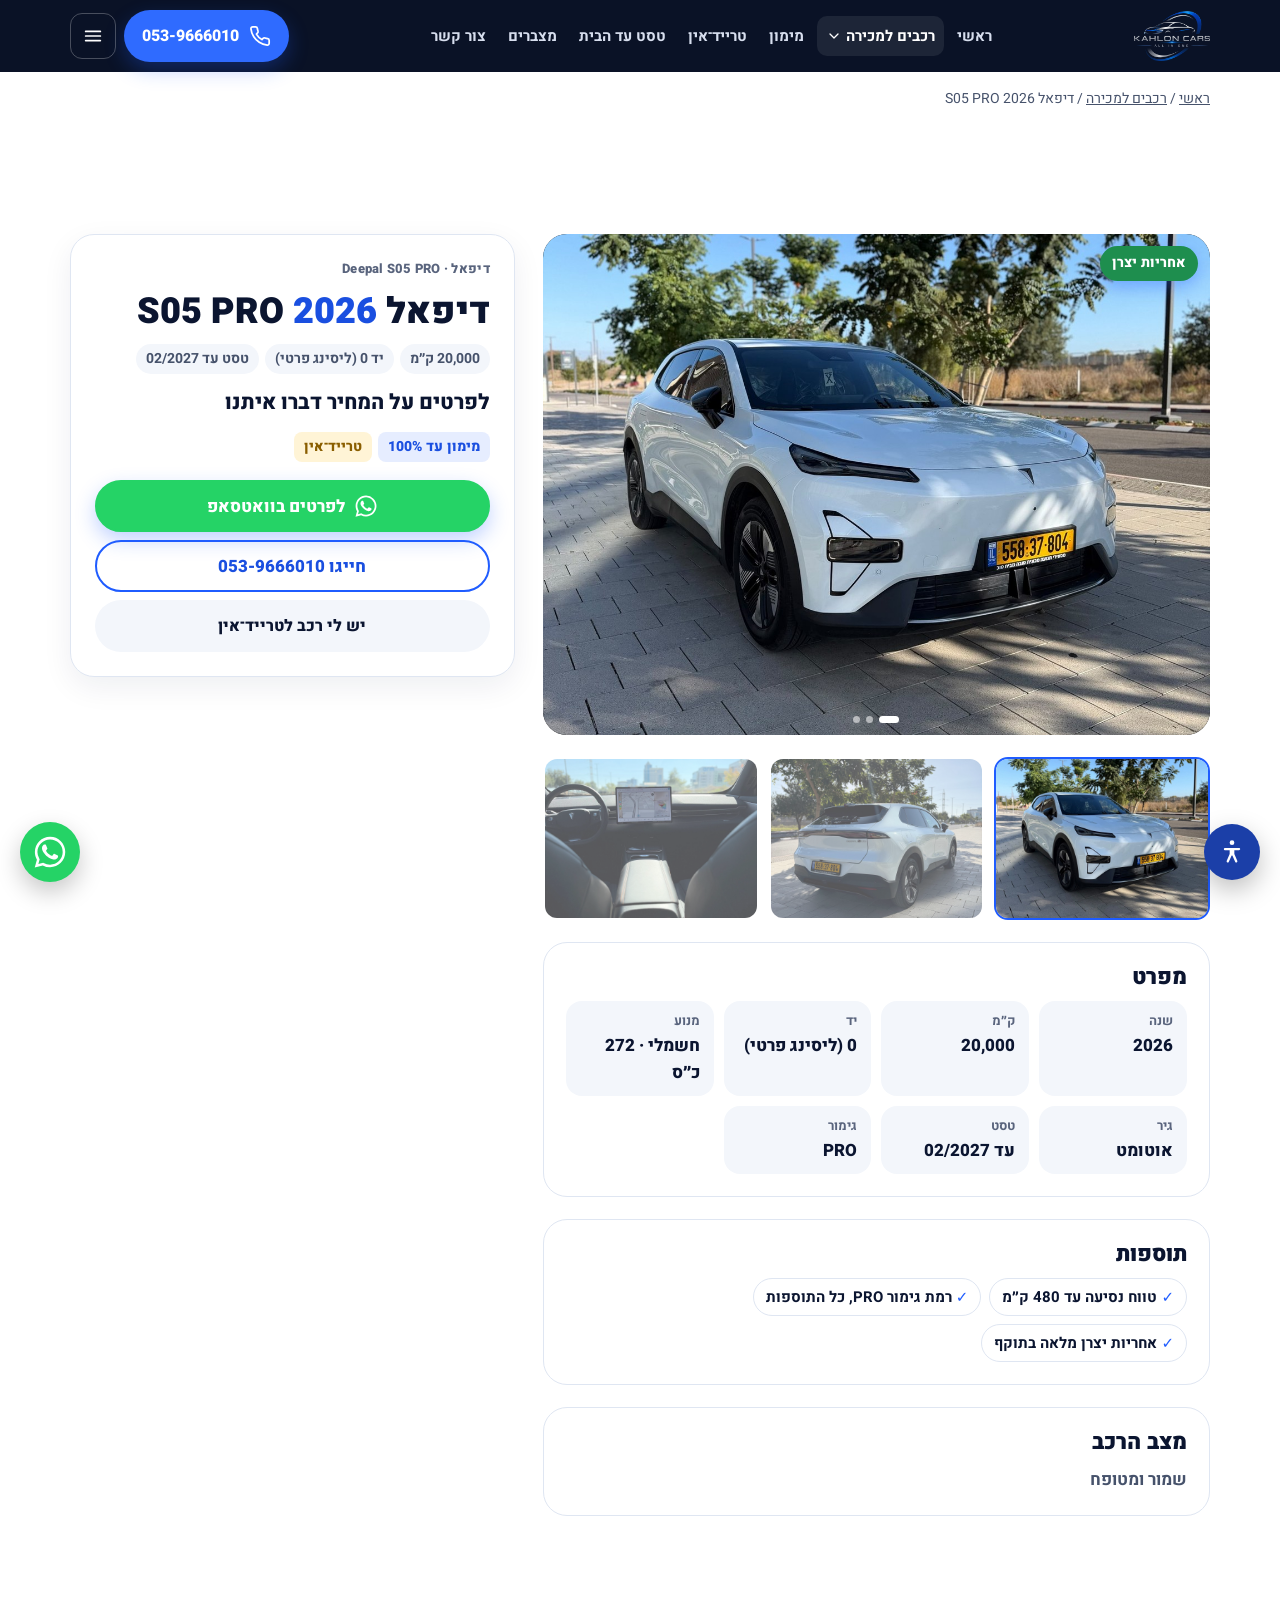
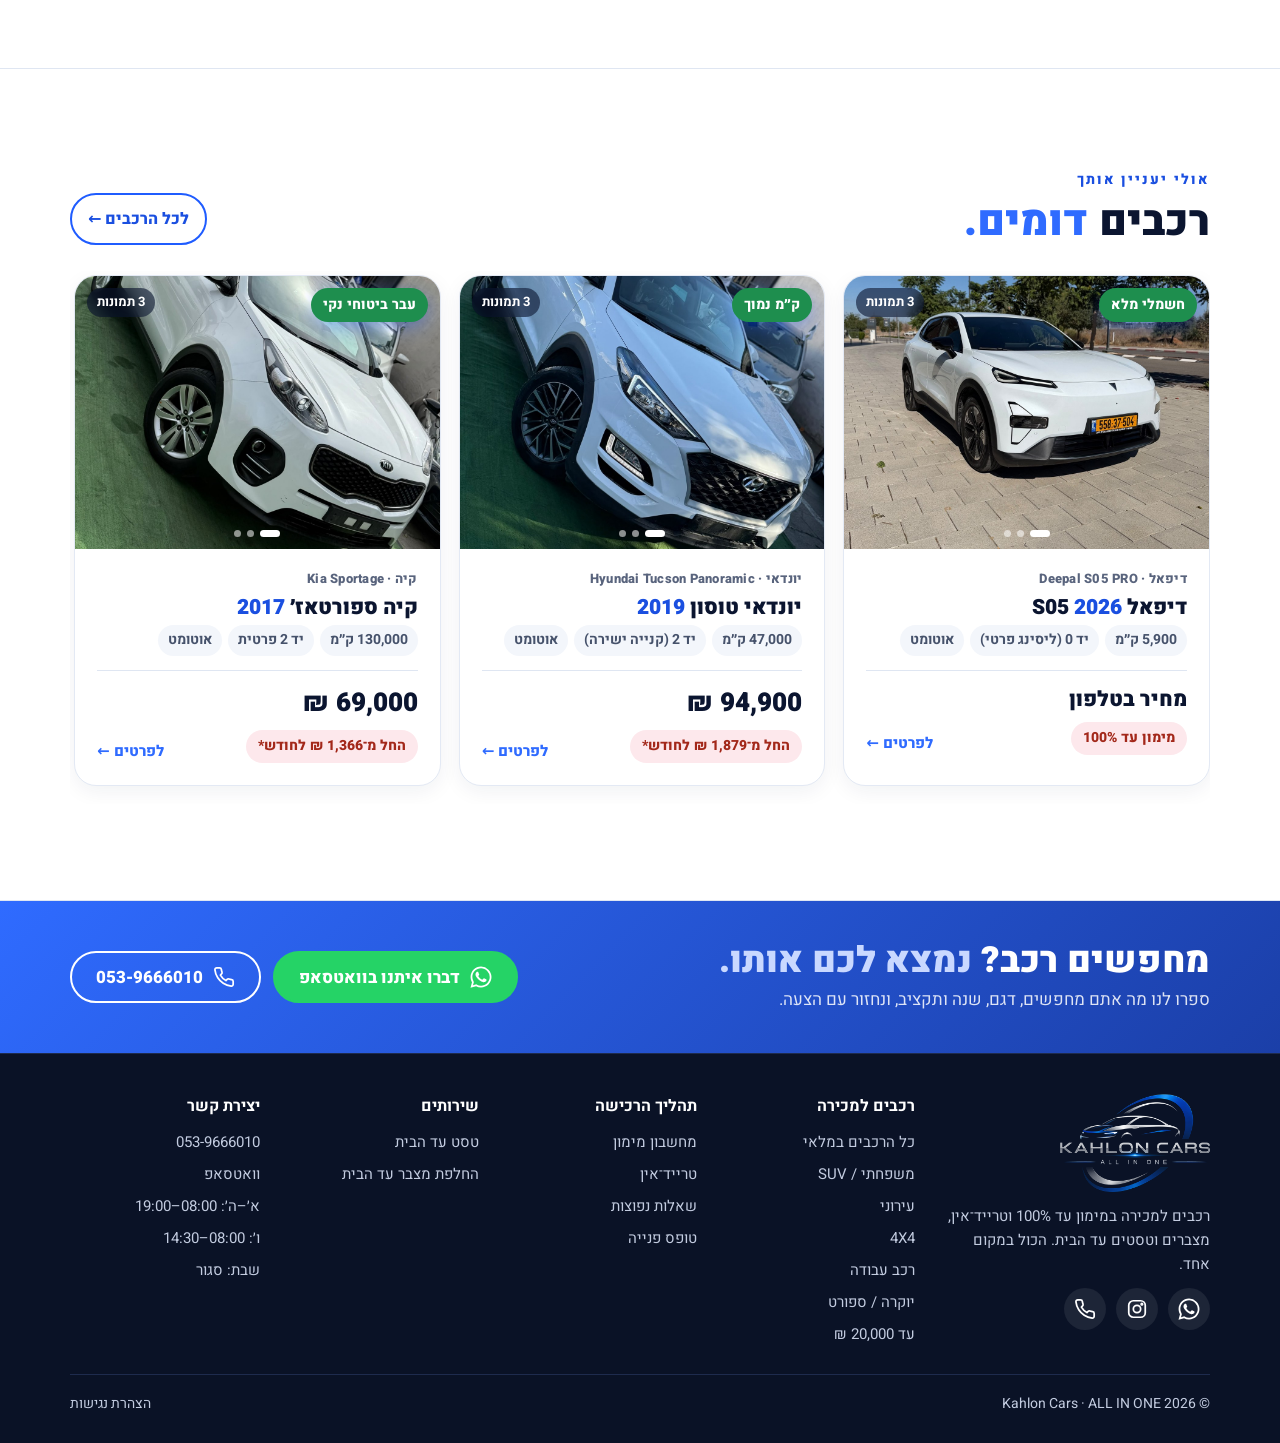
<file: car.html>
<!doctype html>
<html lang="he" dir="rtl" data-theme="light">
<head>
<meta charset="utf-8">
<meta name="viewport" content="width=device-width, initial-scale=1, viewport-fit=cover">
<title>רכב למכירה | Kahlon Cars</title>
<meta name="claude:viewport-fit-sides" content="cover">
<meta name="description" content="רכב למכירה ב־Kahlon Cars, עם מימון עד 100% וטרייד־אין.">
<link rel="canonical" href="https://www.kahloncars.co.il/car.html">
<meta property="og:type" content="website"><meta property="og:locale" content="he_IL">
<meta property="og:title" content="רכב למכירה | Kahlon Cars"><meta property="og:description" content="רכב למכירה ב־Kahlon Cars, עם מימון עד 100% וטרייד־אין.">
<meta property="og:image" content="https://www.kahloncars.co.il/img/og.jpg"><meta property="og:url" content="https://www.kahloncars.co.il/car.html">
<meta name="theme-color" content="#0B1530">
<link rel="icon" type="image/png" href="img/favicon.png"><link rel="apple-touch-icon" href="img/apple-touch-icon.png">
<link rel="preconnect" href="https://fonts.googleapis.com"><link rel="preconnect" href="https://fonts.gstatic.com" crossorigin>
<link rel="stylesheet" href="https://fonts.googleapis.com/css2?family=Heebo:wght@400;600;700;800;900&display=swap">
<link rel="stylesheet" href="site.css">
</head>
<body>
<a class="sr" href="#main">דילוג לתוכן</a>
<header class="site-header"><div class="wrap">
<a class="brand" href="index.html" aria-label="Kahlon Cars – לעמוד הראשי"><img class="logo-light" src="img/logo-light.png" alt="Kahlon Cars" width="76" height="49"><img class="logo-dark" src="img/logo-dark.png" alt="" width="76" height="49"><span>KAHLON CARS</span></a>
<nav id="nav" class="nav" aria-label="ניווט ראשי">
<a href="index.html">ראשי</a>
<div class="dd"><a href="cars.html" aria-current="page">רכבים למכירה <svg viewBox="0 0 24 24" width="16" height="16" fill="none" stroke="currentColor" stroke-width="1.9" stroke-linecap="round" stroke-linejoin="round" aria-hidden="true"><path d="M6 9l6 6 6-6"/></svg></a><div class="dd-panel"><a href="cars.html" class="dd-all"><svg viewBox="0 0 24 24" width="20" height="20" fill="none" stroke="currentColor" stroke-width="1.9" stroke-linecap="round" stroke-linejoin="round" aria-hidden="true"><path d="M3 15.5v-2.2c0-.8.5-1.4 1.2-1.6l2.3-.6 2.2-3a2 2 0 0 1 1.6-.8h4.4a2 2 0 0 1 1.6.8l2.2 3 1.3.3c.7.2 1.2.8 1.2 1.6v2.5h-1.5"/><path d="M5.5 15.5H3"/><path d="M9.5 15.5h5"/><circle cx="7.5" cy="15.8" r="1.8"/><circle cx="16.5" cy="15.8" r="1.8"/></svg><span>כל הרכבים במלאי</span></a><a href="cars.html?cat=family"><svg viewBox="0 0 24 24" width="20" height="20" fill="none" stroke="currentColor" stroke-width="1.9" stroke-linecap="round" stroke-linejoin="round" aria-hidden="true"><path d="M2.5 16v-3.5c0-.7.4-1.3 1-1.5L6 10l1.8-3.2A1.5 1.5 0 0 1 9.1 6h7.3a1.5 1.5 0 0 1 1.2.6L20 10l.6.3c.6.3.9.9.9 1.5V16h-1.5"/><path d="M2.5 16h2"/><path d="M9.5 16h5"/><circle cx="7" cy="16.3" r="2"/><circle cx="17" cy="16.3" r="2"/><path d="M6 10h14"/></svg><span>משפחתי / SUV</span></a><a href="cars.html?cat=city"><svg viewBox="0 0 24 24" width="20" height="20" fill="none" stroke="currentColor" stroke-width="1.9" stroke-linecap="round" stroke-linejoin="round" aria-hidden="true"><path d="M5 15.5v-2c0-.7.4-1.2 1-1.4l1.5-.4 2-2.8a1.6 1.6 0 0 1 1.3-.7h2.4a1.6 1.6 0 0 1 1.3.7l2 2.8 1.5.4c.6.2 1 .7 1 1.4v2h-1"/><path d="M6 15.5H5"/><path d="M10 15.5h4"/><circle cx="8" cy="15.8" r="1.7"/><circle cx="16" cy="15.8" r="1.7"/></svg><span>עירוני</span></a><a href="cars.html?cat=4x4"><svg viewBox="0 0 24 24" width="20" height="20" fill="none" stroke="currentColor" stroke-width="1.9" stroke-linecap="round" stroke-linejoin="round" aria-hidden="true"><path d="M4 20l5-9 3 4 3-6 5 11z"/><path d="M14.5 5.5a1.5 1.5 0 1 0 0-.01"/></svg><span>4X4</span></a><a href="cars.html?cat=work"><svg viewBox="0 0 24 24" width="20" height="20" fill="none" stroke="currentColor" stroke-width="1.9" stroke-linecap="round" stroke-linejoin="round" aria-hidden="true"><path d="M2.5 17V8a1 1 0 0 1 1-1h10v10"/><path d="M13.5 10h4l3 3.5V17h-1.5"/><path d="M2.5 17h2"/><path d="M9 17h6"/><circle cx="6.7" cy="17.2" r="1.9"/><circle cx="17" cy="17.2" r="1.9"/></svg><span>רכב עבודה</span></a><a href="cars.html?cat=sport"><svg viewBox="0 0 24 24" width="20" height="20" fill="none" stroke="currentColor" stroke-width="1.9" stroke-linecap="round" stroke-linejoin="round" aria-hidden="true"><path d="M12 3l2.7 5.6 6.1.9-4.4 4.3 1 6.1L12 17l-5.4 2.9 1-6.1L3.2 9.5l6.1-.9z"/></svg><span>יוקרה / ספורט</span></a><a href="cars.html?cat=budget"><svg viewBox="0 0 24 24" width="20" height="20" fill="none" stroke="currentColor" stroke-width="1.9" stroke-linecap="round" stroke-linejoin="round" aria-hidden="true"><circle cx="12" cy="12" r="9"/><path d="M14.8 9.2c-.5-.8-1.5-1.2-2.8-1.2-1.6 0-2.7.8-2.7 2s1 1.7 2.7 2 2.7.8 2.7 2-1.1 2-2.7 2c-1.3 0-2.3-.4-2.8-1.2"/><path d="M12 6.5v1.5"/><path d="M12 16v1.5"/></svg><span>עד 20,000 ₪</span></a></div></div>
<a href="finance.html">מימון</a>
<a href="tradein.html">טרייד־אין</a>
<a href="test.html">טסט עד הבית</a>
<a href="battery.html">מצברים</a>
<a href="contact.html">צור קשר</a>
</nav>
<div class="header-cta"><a class="btn btn-primary btn-sm" href="tel:+972539666010" target="_blank" rel="noopener"><svg viewBox="0 0 24 24" width="22" height="22" fill="none" stroke="currentColor" stroke-width="1.9" stroke-linecap="round" stroke-linejoin="round" aria-hidden="true"><path d="M22 16.92v3a2 2 0 0 1-2.18 2 19.79 19.79 0 0 1-8.63-3.07 19.5 19.5 0 0 1-6-6 19.79 19.79 0 0 1-3.07-8.67A2 2 0 0 1 4.11 2h3a2 2 0 0 1 2 1.72 12.84 12.84 0 0 0 .7 2.81 2 2 0 0 1-.45 2.11L8.09 9.91a16 16 0 0 0 6 6l1.27-1.27a2 2 0 0 1 2.11-.45 12.84 12.84 0 0 0 2.81.7A2 2 0 0 1 22 16.92z"/></svg><span class="btn-call-text ltr">053-9666010</span><span class="sr">חייגו</span></a>
<button class="menu-btn" type="button" aria-controls="menu" aria-expanded="false" aria-label="תפריט"><svg viewBox="0 0 24 24" width="22" height="22" fill="none" stroke="currentColor" stroke-width="1.9" stroke-linecap="round" stroke-linejoin="round" aria-hidden="true"><path d="M4 7h16"/><path d="M4 12h16"/><path d="M4 17h16"/></svg></button></div>
</div>
<div id="menu" class="menu" hidden><div class="wrap">
<nav class="m-list" aria-label="תפריט">
<a href="index.html"><svg viewBox="0 0 24 24" width="22" height="22" fill="none" stroke="currentColor" stroke-width="1.9" stroke-linecap="round" stroke-linejoin="round" aria-hidden="true"><path d="M3 11l9-7 9 7"/><path d="M5 10v10h14V10"/></svg><span>ראשי</span></a>
<details class="m-sub"><summary><svg viewBox="0 0 24 24" width="22" height="22" fill="none" stroke="currentColor" stroke-width="1.9" stroke-linecap="round" stroke-linejoin="round" aria-hidden="true"><path d="M3 15.5v-2.2c0-.8.5-1.4 1.2-1.6l2.3-.6 2.2-3a2 2 0 0 1 1.6-.8h4.4a2 2 0 0 1 1.6.8l2.2 3 1.3.3c.7.2 1.2.8 1.2 1.6v2.5h-1.5"/><path d="M5.5 15.5H3"/><path d="M9.5 15.5h5"/><circle cx="7.5" cy="15.8" r="1.8"/><circle cx="16.5" cy="15.8" r="1.8"/></svg><span>רכבים למכירה</span><svg viewBox="0 0 24 24" width="18" height="18" fill="none" stroke="currentColor" stroke-width="1.9" stroke-linecap="round" stroke-linejoin="round" aria-hidden="true"><path d="M6 9l6 6 6-6"/></svg></summary><div class="m-sub-in"><a href="cars.html">כל הרכבים</a><a href="cars.html?cat=family">משפחתי / SUV</a><a href="cars.html?cat=city">עירוני</a><a href="cars.html?cat=4x4">4X4</a><a href="cars.html?cat=work">רכב עבודה</a><a href="cars.html?cat=sport">יוקרה / ספורט</a><a href="cars.html?cat=budget">עד 20,000 ₪</a></div></details>
<a href="finance.html"><svg viewBox="0 0 24 24" width="22" height="22" fill="none" stroke="currentColor" stroke-width="1.9" stroke-linecap="round" stroke-linejoin="round" aria-hidden="true"><circle cx="12" cy="12" r="9"/><path d="M9 15l6-6"/><circle cx="9.2" cy="9.2" r=".9"/><circle cx="14.8" cy="14.8" r=".9"/></svg><span>מימון</span></a>
<a href="tradein.html"><svg viewBox="0 0 24 24" width="22" height="22" fill="none" stroke="currentColor" stroke-width="1.9" stroke-linecap="round" stroke-linejoin="round" aria-hidden="true"><path d="M4 8h13l-3-3"/><path d="M20 16H7l3 3"/></svg><span>טרייד־אין</span></a>
<a href="battery.html"><svg viewBox="0 0 24 24" width="22" height="22" fill="none" stroke="currentColor" stroke-width="1.9" stroke-linecap="round" stroke-linejoin="round" aria-hidden="true"><rect x="2.5" y="7" width="17" height="10" rx="2"/><path d="M21.5 10.5v3"/><path d="M11.8 9l-2.3 3.3h3.2l-2.3 3.2"/></svg><span>מצברים</span></a>
<a href="test.html"><svg viewBox="0 0 24 24" width="22" height="22" fill="none" stroke="currentColor" stroke-width="1.9" stroke-linecap="round" stroke-linejoin="round" aria-hidden="true"><path d="M14 3H7a2 2 0 0 0-2 2v14a2 2 0 0 0 2 2h10a2 2 0 0 0 2-2V8z"/><path d="M14 3v5h5"/><path d="M8.8 14.2l2.3 2.3 4.2-4.6"/></svg><span>טסט עד הבית</span></a>
<a href="contact.html"><svg viewBox="0 0 24 24" width="22" height="22" fill="none" stroke="currentColor" stroke-width="1.9" stroke-linecap="round" stroke-linejoin="round" aria-hidden="true"><circle cx="12" cy="8" r="4"/><path d="M4 21c1-4 4.5-6 8-6s7 2 8 6"/></svg><span>צור קשר</span></a>
</nav>
<div class="actions"><a class="btn btn-primary" href="https://wa.me/972539666010" target="_blank" rel="noopener"><svg class="wa-ico" viewBox="0 0 24 24" width="22" height="22" fill="currentColor" aria-hidden="true"><path d="M17.47 14.38c-.3-.15-1.76-.87-2.03-.97-.27-.1-.47-.15-.67.15-.2.3-.77.97-.94 1.17-.17.2-.35.22-.65.07-.3-.15-1.26-.46-2.4-1.48-.89-.79-1.49-1.77-1.66-2.07-.17-.3-.02-.46.13-.61.13-.13.3-.35.45-.52.15-.17.2-.3.3-.5.1-.2.05-.37-.02-.52-.08-.15-.67-1.62-.92-2.22-.24-.58-.49-.5-.67-.51h-.57c-.2 0-.52.07-.79.37-.27.3-1.04 1.02-1.04 2.48s1.07 2.88 1.21 3.08c.15.2 2.1 3.2 5.08 4.49.71.31 1.26.49 1.69.63.71.23 1.36.2 1.87.12.57-.09 1.76-.72 2.01-1.41.25-.69.25-1.29.17-1.41-.07-.13-.27-.2-.57-.35zM12.05 21.5h-.01a9.45 9.45 0 0 1-4.82-1.32l-.35-.21-3.58.94.96-3.49-.23-.36a9.43 9.43 0 0 1-1.45-5.03c0-5.22 4.25-9.47 9.48-9.47 2.53 0 4.91.99 6.7 2.78a9.4 9.4 0 0 1 2.77 6.7c0 5.22-4.25 9.47-9.47 9.47zm8.06-17.53A11.33 11.33 0 0 0 12.05.63C5.77.63.66 5.74.66 12.02c0 2.01.52 3.97 1.52 5.7L.56 23.63l6.04-1.58a11.36 11.36 0 0 0 5.44 1.39h.01c6.28 0 11.39-5.11 11.39-11.39 0-3.04-1.19-5.9-3.33-8.05z"/></svg>וואטסאפ</a><a class="btn btn-ghost" href="tel:+972539666010" target="_blank" rel="noopener"><svg viewBox="0 0 24 24" width="22" height="22" fill="none" stroke="currentColor" stroke-width="1.9" stroke-linecap="round" stroke-linejoin="round" aria-hidden="true"><path d="M22 16.92v3a2 2 0 0 1-2.18 2 19.79 19.79 0 0 1-8.63-3.07 19.5 19.5 0 0 1-6-6 19.79 19.79 0 0 1-3.07-8.67A2 2 0 0 1 4.11 2h3a2 2 0 0 1 2 1.72 12.84 12.84 0 0 0 .7 2.81 2 2 0 0 1-.45 2.11L8.09 9.91a16 16 0 0 0 6 6l1.27-1.27a2 2 0 0 1 2.11-.45 12.84 12.84 0 0 0 2.81.7A2 2 0 0 1 22 16.92z"/></svg>חייגו אלינו</a></div>
</div></div>
</header>
<main id="main">
<section class="page-top pt-tight"><div class="wrap"><div class="crumbs" id="crumbs"><a href="index.html">ראשי</a> / <a href="cars.html">רכבים למכירה</a> / <span></span></div></div></section>
<section class="cp"><div class="wrap">
<div id="cp" class="cp-grid"></div>
<div id="cp-missing" class="empty" hidden><span class="icon"><svg viewBox="0 0 24 24" width="22" height="22" fill="none" stroke="currentColor" stroke-width="1.9" stroke-linecap="round" stroke-linejoin="round" aria-hidden="true"><path d="M3 15.5v-2.2c0-.8.5-1.4 1.2-1.6l2.3-.6 2.2-3a2 2 0 0 1 1.6-.8h4.4a2 2 0 0 1 1.6.8l2.2 3 1.3.3c.7.2 1.2.8 1.2 1.6v2.5h-1.5"/><path d="M5.5 15.5H3"/><path d="M9.5 15.5h5"/><circle cx="7.5" cy="15.8" r="1.8"/><circle cx="16.5" cy="15.8" r="1.8"/></svg></span><h3>הרכב הזה כבר לא במלאי</h3><p>כנראה שהוא נמכר. יש לנו עוד רכבים מעולים.</p><a class="btn btn-primary" href="cars.html">לכל הרכבים</a></div>
</div></section>
<section class="section-alt" id="similar-wrap"><div class="wrap">
<div class="row-head"><div><span class="eyebrow">אולי יעניין אותך</span><h2>רכבים <span class="hl">דומים.</span></h2></div><a class="btn btn-ghost btn-sm" href="cars.html">לכל הרכבים ←</a></div>
<div id="similar" class="car-rail"></div>
</div></section>
</main>
<section class="pre-foot"><div class="wrap">
<div><h2>מחפשים רכב? <span class="hl">נמצא לכם אותו.</span></h2><p>ספרו לנו מה אתם מחפשים, דגם, שנה ותקציב, ונחזור עם הצעה.</p></div>
<div class="actions"><a class="btn btn-primary" href="https://wa.me/972539666010?text=%D7%94%D7%99%D7%99%2C%20%D7%90%D7%A0%D7%99%20%D7%9E%D7%97%D7%A4%D7%A9%20%D7%A8%D7%9B%D7%91.%20" target="_blank" rel="noopener"><svg class="wa-ico" viewBox="0 0 24 24" width="22" height="22" fill="currentColor" aria-hidden="true"><path d="M17.47 14.38c-.3-.15-1.76-.87-2.03-.97-.27-.1-.47-.15-.67.15-.2.3-.77.97-.94 1.17-.17.2-.35.22-.65.07-.3-.15-1.26-.46-2.4-1.48-.89-.79-1.49-1.77-1.66-2.07-.17-.3-.02-.46.13-.61.13-.13.3-.35.45-.52.15-.17.2-.3.3-.5.1-.2.05-.37-.02-.52-.08-.15-.67-1.62-.92-2.22-.24-.58-.49-.5-.67-.51h-.57c-.2 0-.52.07-.79.37-.27.3-1.04 1.02-1.04 2.48s1.07 2.88 1.21 3.08c.15.2 2.1 3.2 5.08 4.49.71.31 1.26.49 1.69.63.71.23 1.36.2 1.87.12.57-.09 1.76-.72 2.01-1.41.25-.69.25-1.29.17-1.41-.07-.13-.27-.2-.57-.35zM12.05 21.5h-.01a9.45 9.45 0 0 1-4.82-1.32l-.35-.21-3.58.94.96-3.49-.23-.36a9.43 9.43 0 0 1-1.45-5.03c0-5.22 4.25-9.47 9.48-9.47 2.53 0 4.91.99 6.7 2.78a9.4 9.4 0 0 1 2.77 6.7c0 5.22-4.25 9.47-9.47 9.47zm8.06-17.53A11.33 11.33 0 0 0 12.05.63C5.77.63.66 5.74.66 12.02c0 2.01.52 3.97 1.52 5.7L.56 23.63l6.04-1.58a11.36 11.36 0 0 0 5.44 1.39h.01c6.28 0 11.39-5.11 11.39-11.39 0-3.04-1.19-5.9-3.33-8.05z"/></svg>דברו איתנו בוואטסאפ</a><a class="btn btn-outline-light" href="tel:+972539666010" target="_blank" rel="noopener"><svg viewBox="0 0 24 24" width="22" height="22" fill="none" stroke="currentColor" stroke-width="1.9" stroke-linecap="round" stroke-linejoin="round" aria-hidden="true"><path d="M22 16.92v3a2 2 0 0 1-2.18 2 19.79 19.79 0 0 1-8.63-3.07 19.5 19.5 0 0 1-6-6 19.79 19.79 0 0 1-3.07-8.67A2 2 0 0 1 4.11 2h3a2 2 0 0 1 2 1.72 12.84 12.84 0 0 0 .7 2.81 2 2 0 0 1-.45 2.11L8.09 9.91a16 16 0 0 0 6 6l1.27-1.27a2 2 0 0 1 2.11-.45 12.84 12.84 0 0 0 2.81.7A2 2 0 0 1 22 16.92z"/></svg><span class="ltr">053-9666010</span></a></div>
</div></section>
<footer class="site-footer"><div class="wrap">
<div class="cols cols5">
<div class="f-about"><img src="img/logo-dark.png" alt="Kahlon Cars" width="150" height="97"><p>רכבים למכירה במימון עד 100% וטרייד־אין, מצברים וטסטים עד הבית. הכול במקום אחד.</p><div class="f-social"><a href="https://wa.me/972539666010" target="_blank" rel="noopener" aria-label="וואטסאפ"><svg class="wa-ico" viewBox="0 0 24 24" width="22" height="22" fill="currentColor" aria-hidden="true"><path d="M17.47 14.38c-.3-.15-1.76-.87-2.03-.97-.27-.1-.47-.15-.67.15-.2.3-.77.97-.94 1.17-.17.2-.35.22-.65.07-.3-.15-1.26-.46-2.4-1.48-.89-.79-1.49-1.77-1.66-2.07-.17-.3-.02-.46.13-.61.13-.13.3-.35.45-.52.15-.17.2-.3.3-.5.1-.2.05-.37-.02-.52-.08-.15-.67-1.62-.92-2.22-.24-.58-.49-.5-.67-.51h-.57c-.2 0-.52.07-.79.37-.27.3-1.04 1.02-1.04 2.48s1.07 2.88 1.21 3.08c.15.2 2.1 3.2 5.08 4.49.71.31 1.26.49 1.69.63.71.23 1.36.2 1.87.12.57-.09 1.76-.72 2.01-1.41.25-.69.25-1.29.17-1.41-.07-.13-.27-.2-.57-.35zM12.05 21.5h-.01a9.45 9.45 0 0 1-4.82-1.32l-.35-.21-3.58.94.96-3.49-.23-.36a9.43 9.43 0 0 1-1.45-5.03c0-5.22 4.25-9.47 9.48-9.47 2.53 0 4.91.99 6.7 2.78a9.4 9.4 0 0 1 2.77 6.7c0 5.22-4.25 9.47-9.47 9.47zm8.06-17.53A11.33 11.33 0 0 0 12.05.63C5.77.63.66 5.74.66 12.02c0 2.01.52 3.97 1.52 5.7L.56 23.63l6.04-1.58a11.36 11.36 0 0 0 5.44 1.39h.01c6.28 0 11.39-5.11 11.39-11.39 0-3.04-1.19-5.9-3.33-8.05z"/></svg></a><a href="https://www.instagram.com/kahlon.cars/" target="_blank" rel="noopener" aria-label="אינסטגרם"><svg viewBox="0 0 24 24" width="22" height="22" fill="none" stroke="currentColor" stroke-width="1.9" stroke-linecap="round" stroke-linejoin="round" aria-hidden="true"><rect x="3" y="3" width="18" height="18" rx="5"/><circle cx="12" cy="12" r="4"/><circle cx="17.3" cy="6.7" r=".8"/></svg></a><a href="tel:+972539666010" target="_blank" rel="noopener" aria-label="טלפון"><svg viewBox="0 0 24 24" width="22" height="22" fill="none" stroke="currentColor" stroke-width="1.9" stroke-linecap="round" stroke-linejoin="round" aria-hidden="true"><path d="M22 16.92v3a2 2 0 0 1-2.18 2 19.79 19.79 0 0 1-8.63-3.07 19.5 19.5 0 0 1-6-6 19.79 19.79 0 0 1-3.07-8.67A2 2 0 0 1 4.11 2h3a2 2 0 0 1 2 1.72 12.84 12.84 0 0 0 .7 2.81 2 2 0 0 1-.45 2.11L8.09 9.91a16 16 0 0 0 6 6l1.27-1.27a2 2 0 0 1 2.11-.45 12.84 12.84 0 0 0 2.81.7A2 2 0 0 1 22 16.92z"/></svg></a></div></div>
<div><h4>רכבים למכירה</h4><ul><li><a href="cars.html">כל הרכבים במלאי</a></li><li><a href="cars.html?cat=family">משפחתי / SUV</a></li><li><a href="cars.html?cat=city">עירוני</a></li><li><a href="cars.html?cat=4x4">4X4</a></li><li><a href="cars.html?cat=work">רכב עבודה</a></li><li><a href="cars.html?cat=sport">יוקרה / ספורט</a></li><li><a href="cars.html?cat=budget">עד 20,000 ₪</a></li></ul></div>
<div><h4>תהליך הרכישה</h4><ul><li><a href="finance.html">מחשבון מימון</a></li><li><a href="tradein.html">טרייד־אין</a></li><li><a href="cars.html#faq">שאלות נפוצות</a></li><li><a href="contact.html">טופס פנייה</a></li></ul></div>
<div><h4>שירותים</h4><ul><li><a href="test.html">טסט עד הבית</a></li><li><a href="battery.html">החלפת מצבר עד הבית</a></li></ul></div>
<div><h4>יצירת קשר</h4><ul><li><a href="tel:+972539666010" target="_blank" rel="noopener" class="ltr">053-9666010</a></li><li><a href="https://wa.me/972539666010" target="_blank" rel="noopener">וואטסאפ</a></li><li>א׳–ה׳: 08:00–19:00</li><li>ו׳: 08:00–14:30</li><li>שבת: סגור</li></ul></div>
</div>
<div class="legal"><span>© <span id="year">2026</span> Kahlon Cars · ALL IN ONE</span><span><a href="accessibility.html">הצהרת נגישות</a></span></div>
</div></footer>
<a class="fab" href="https://wa.me/972539666010" target="_blank" rel="noopener" aria-label="שלחו לנו הודעה בוואטסאפ"><svg class="wa-ico" viewBox="0 0 24 24"  fill="currentColor" aria-hidden="true"><path d="M17.47 14.38c-.3-.15-1.76-.87-2.03-.97-.27-.1-.47-.15-.67.15-.2.3-.77.97-.94 1.17-.17.2-.35.22-.65.07-.3-.15-1.26-.46-2.4-1.48-.89-.79-1.49-1.77-1.66-2.07-.17-.3-.02-.46.13-.61.13-.13.3-.35.45-.52.15-.17.2-.3.3-.5.1-.2.05-.37-.02-.52-.08-.15-.67-1.62-.92-2.22-.24-.58-.49-.5-.67-.51h-.57c-.2 0-.52.07-.79.37-.27.3-1.04 1.02-1.04 2.48s1.07 2.88 1.21 3.08c.15.2 2.1 3.2 5.08 4.49.71.31 1.26.49 1.69.63.71.23 1.36.2 1.87.12.57-.09 1.76-.72 2.01-1.41.25-.69.25-1.29.17-1.41-.07-.13-.27-.2-.57-.35zM12.05 21.5h-.01a9.45 9.45 0 0 1-4.82-1.32l-.35-.21-3.58.94.96-3.49-.23-.36a9.43 9.43 0 0 1-1.45-5.03c0-5.22 4.25-9.47 9.48-9.47 2.53 0 4.91.99 6.7 2.78a9.4 9.4 0 0 1 2.77 6.7c0 5.22-4.25 9.47-9.47 9.47zm8.06-17.53A11.33 11.33 0 0 0 12.05.63C5.77.63.66 5.74.66 12.02c0 2.01.52 3.97 1.52 5.7L.56 23.63l6.04-1.58a11.36 11.36 0 0 0 5.44 1.39h.01c6.28 0 11.39-5.11 11.39-11.39 0-3.04-1.19-5.9-3.33-8.05z"/></svg></a>
<script src="cars.js"></script><script src="site.js"></script>
</body></html>
</file>
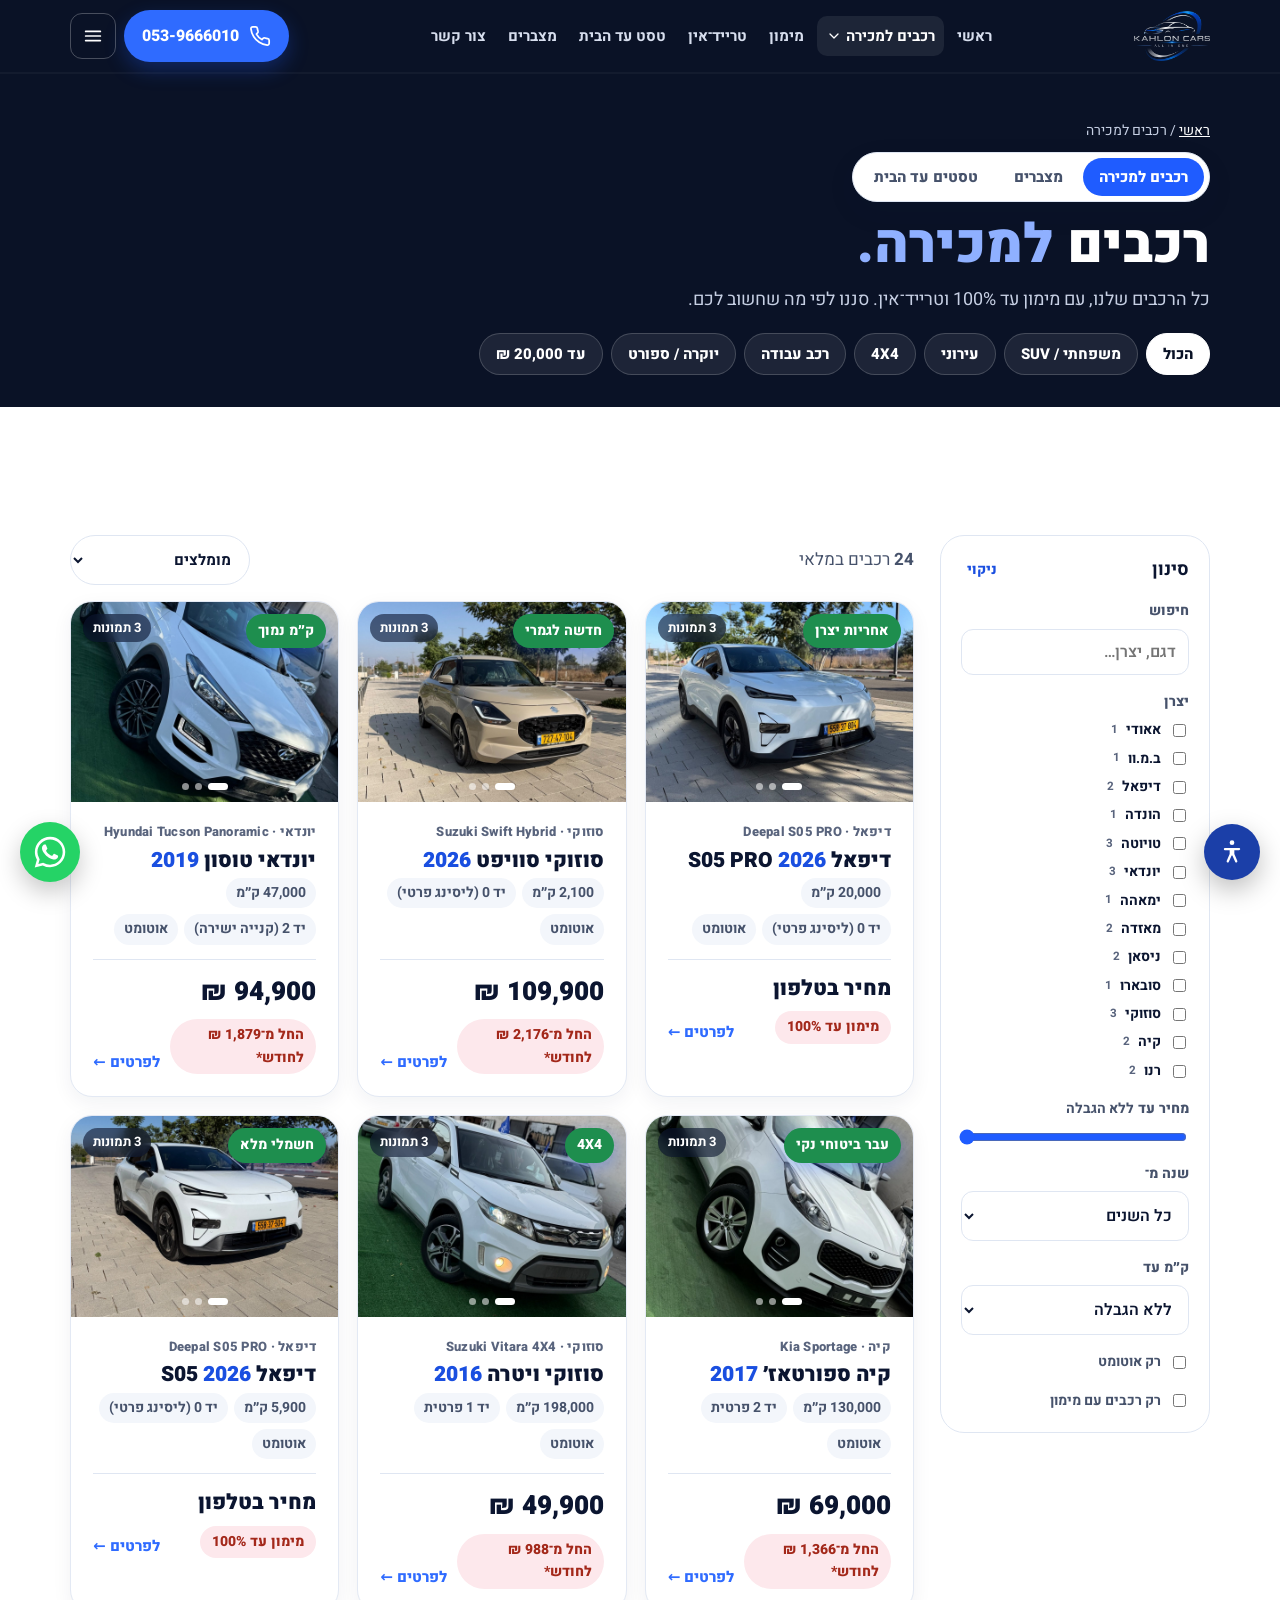
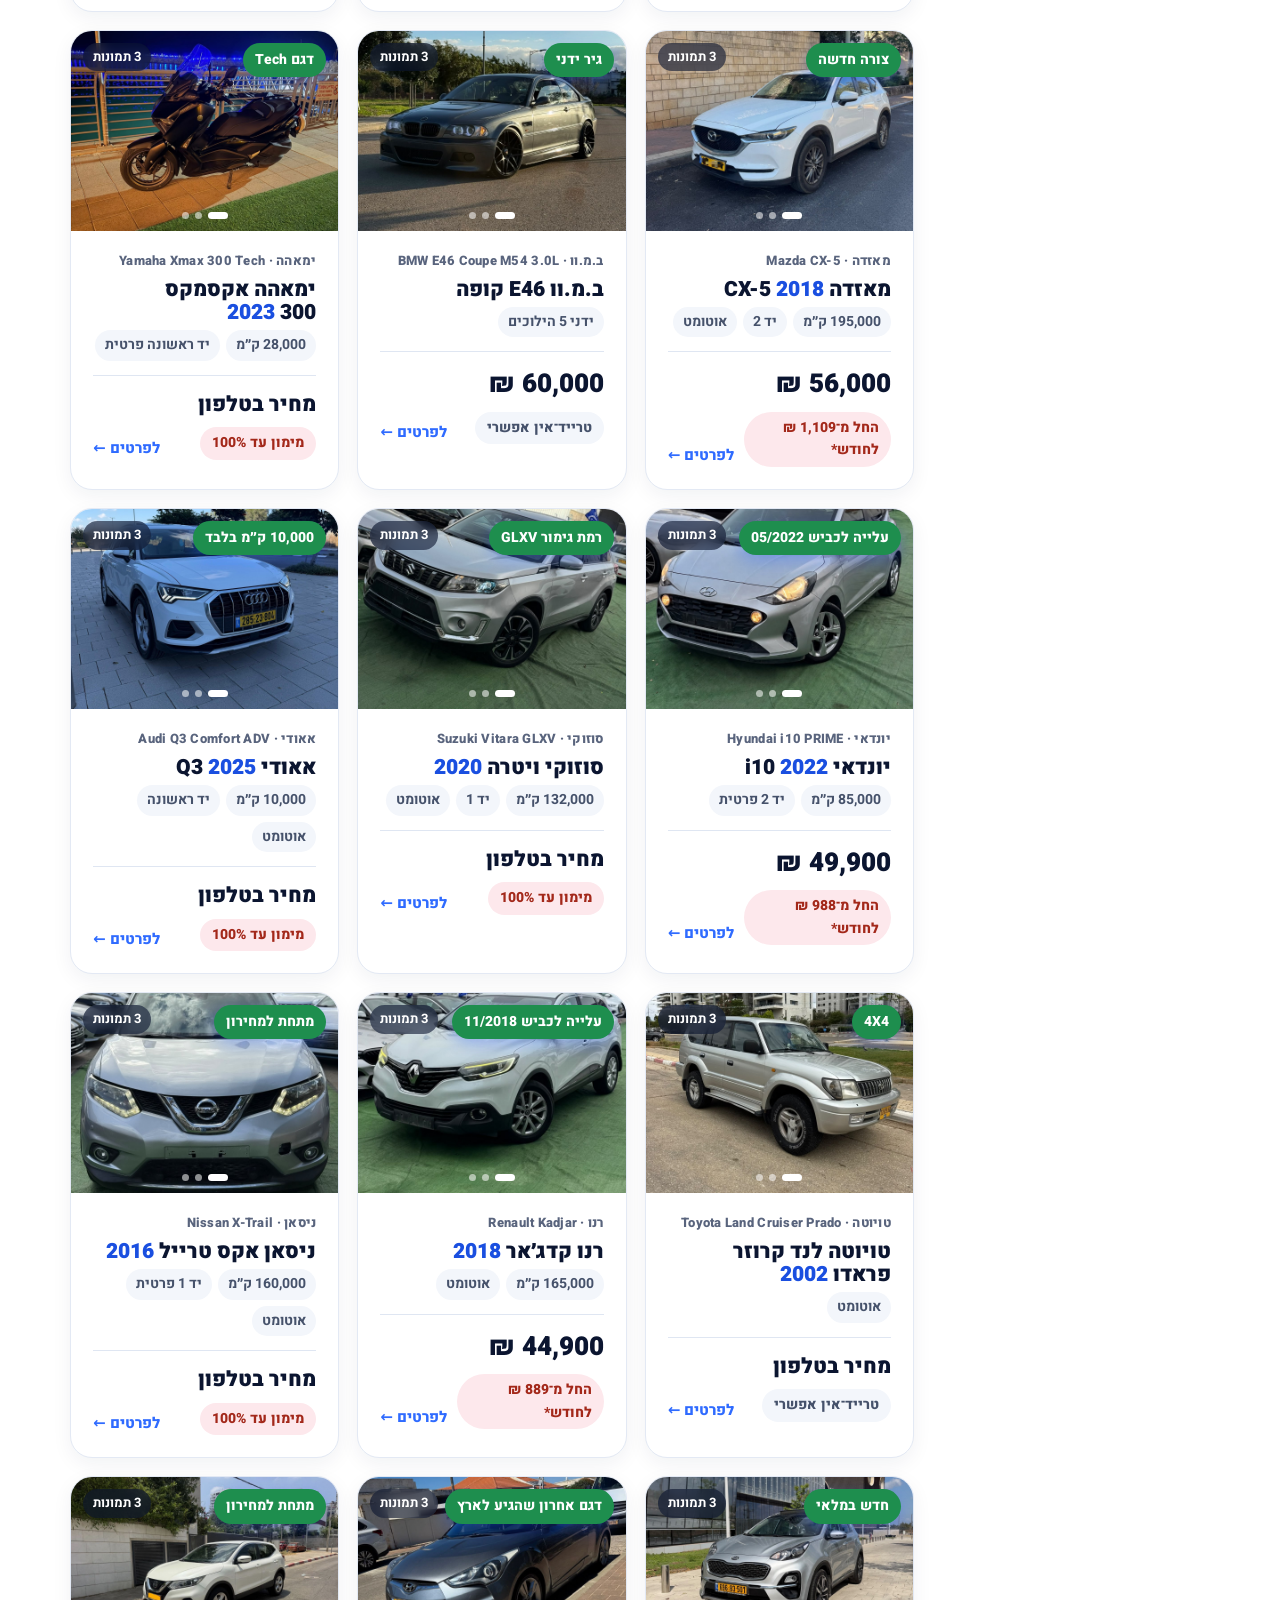
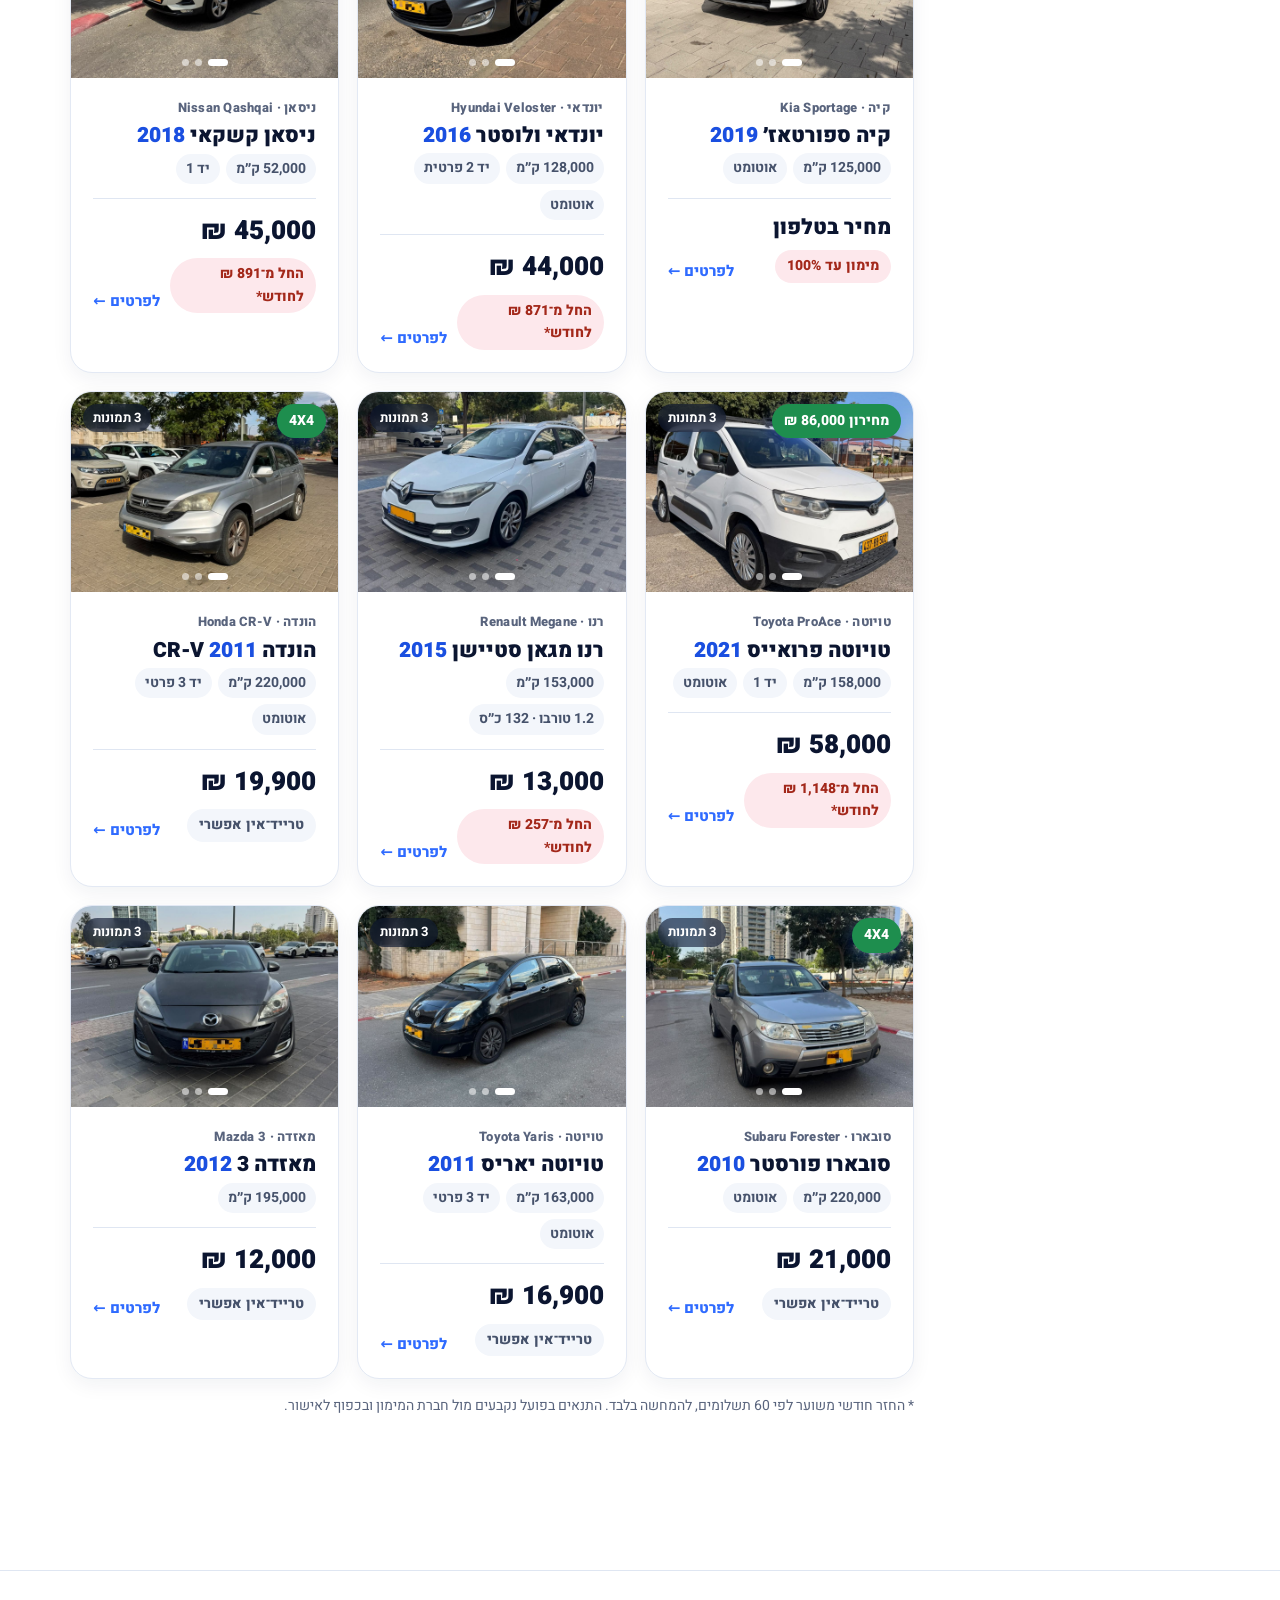
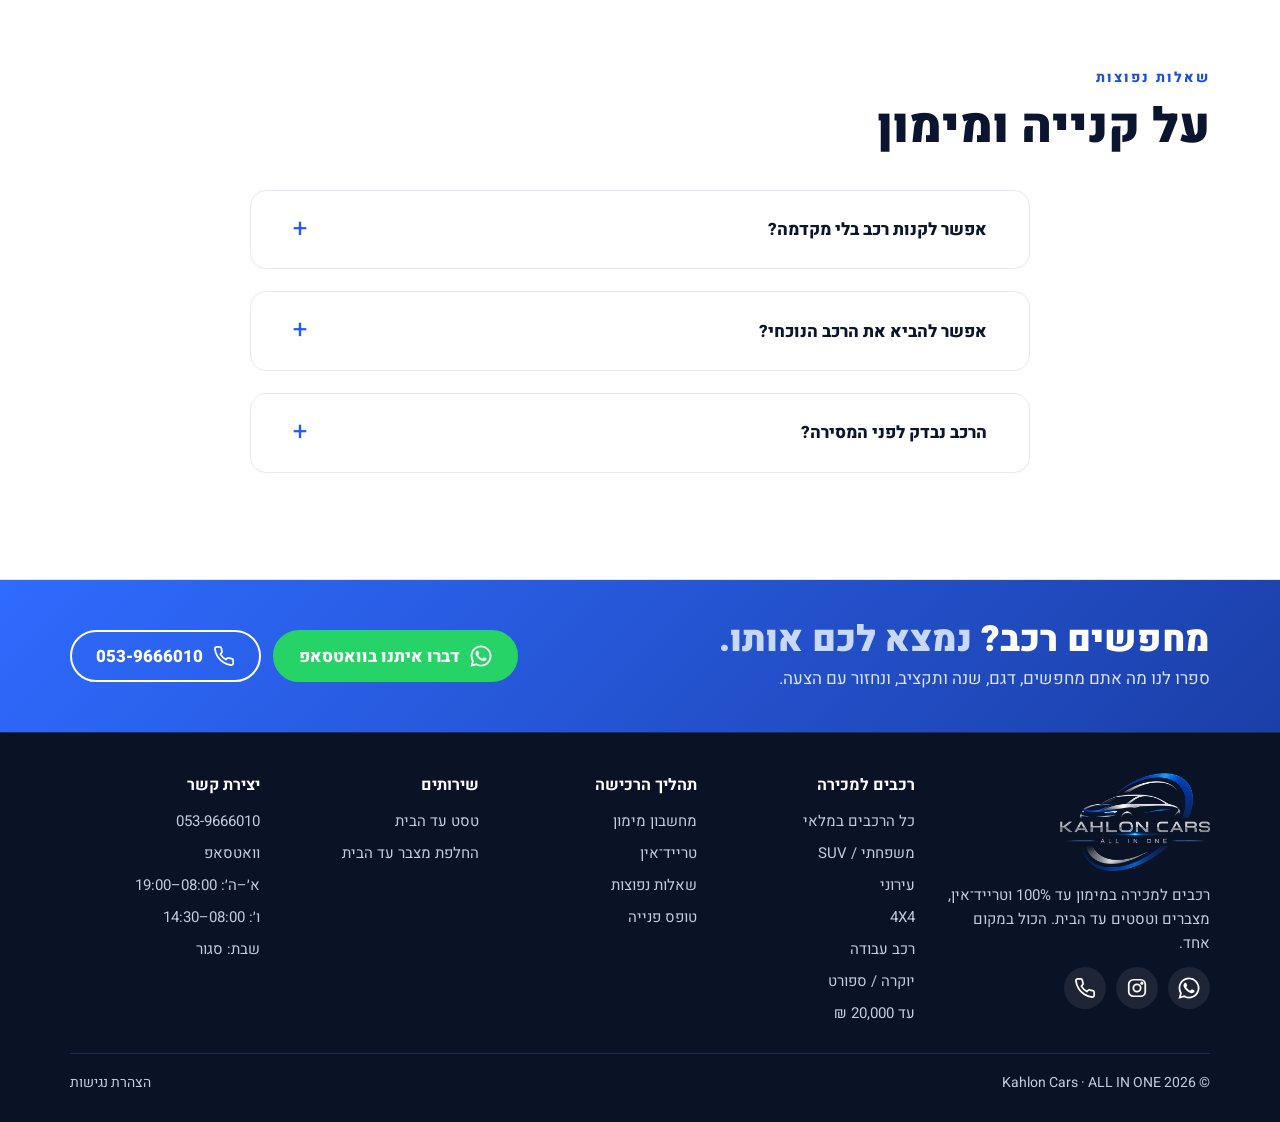
<file: cars.html>
<!doctype html>
<html lang="he" dir="rtl" data-theme="light">
<head>
<meta charset="utf-8">
<meta name="viewport" content="width=device-width, initial-scale=1, viewport-fit=cover">
<title>רכבים למכירה במימון עד 100% | Kahlon Cars</title>
<meta name="claude:viewport-fit-sides" content="cover">
<meta name="description" content="כל הרכבים למכירה ב־Kahlon Cars: רכבים שמורים ובדוקים, מימון עד 100% וטרייד־אין. סינון לפי יצרן, מחיר, שנה וסוג רכב.">
<link rel="canonical" href="https://www.kahloncars.co.il/cars.html">
<meta property="og:type" content="website"><meta property="og:locale" content="he_IL">
<meta property="og:title" content="רכבים למכירה במימון עד 100% | Kahlon Cars"><meta property="og:description" content="כל הרכבים למכירה ב־Kahlon Cars: רכבים שמורים ובדוקים, מימון עד 100% וטרייד־אין. סינון לפי יצרן, מחיר, שנה וסוג רכב.">
<meta property="og:image" content="https://www.kahloncars.co.il/img/og.jpg"><meta property="og:url" content="https://www.kahloncars.co.il/cars.html">
<meta name="theme-color" content="#0B1530">
<link rel="icon" type="image/png" href="img/favicon.png"><link rel="apple-touch-icon" href="img/apple-touch-icon.png">
<link rel="preconnect" href="https://fonts.googleapis.com"><link rel="preconnect" href="https://fonts.gstatic.com" crossorigin>
<link rel="stylesheet" href="https://fonts.googleapis.com/css2?family=Heebo:wght@400;600;700;800;900&display=swap">
<link rel="stylesheet" href="site.css">
</head>
<body>
<a class="sr" href="#main">דילוג לתוכן</a>
<header class="site-header"><div class="wrap">
<a class="brand" href="index.html" aria-label="Kahlon Cars – לעמוד הראשי"><img class="logo-light" src="img/logo-light.png" alt="Kahlon Cars" width="76" height="49"><img class="logo-dark" src="img/logo-dark.png" alt="" width="76" height="49"><span>KAHLON CARS</span></a>
<nav id="nav" class="nav" aria-label="ניווט ראשי">
<a href="index.html">ראשי</a>
<div class="dd"><a href="cars.html" aria-current="page">רכבים למכירה <svg viewBox="0 0 24 24" width="16" height="16" fill="none" stroke="currentColor" stroke-width="1.9" stroke-linecap="round" stroke-linejoin="round" aria-hidden="true"><path d="M6 9l6 6 6-6"/></svg></a><div class="dd-panel"><a href="cars.html" class="dd-all"><svg viewBox="0 0 24 24" width="20" height="20" fill="none" stroke="currentColor" stroke-width="1.9" stroke-linecap="round" stroke-linejoin="round" aria-hidden="true"><path d="M3 15.5v-2.2c0-.8.5-1.4 1.2-1.6l2.3-.6 2.2-3a2 2 0 0 1 1.6-.8h4.4a2 2 0 0 1 1.6.8l2.2 3 1.3.3c.7.2 1.2.8 1.2 1.6v2.5h-1.5"/><path d="M5.5 15.5H3"/><path d="M9.5 15.5h5"/><circle cx="7.5" cy="15.8" r="1.8"/><circle cx="16.5" cy="15.8" r="1.8"/></svg><span>כל הרכבים במלאי</span></a><a href="cars.html?cat=family"><svg viewBox="0 0 24 24" width="20" height="20" fill="none" stroke="currentColor" stroke-width="1.9" stroke-linecap="round" stroke-linejoin="round" aria-hidden="true"><path d="M2.5 16v-3.5c0-.7.4-1.3 1-1.5L6 10l1.8-3.2A1.5 1.5 0 0 1 9.1 6h7.3a1.5 1.5 0 0 1 1.2.6L20 10l.6.3c.6.3.9.9.9 1.5V16h-1.5"/><path d="M2.5 16h2"/><path d="M9.5 16h5"/><circle cx="7" cy="16.3" r="2"/><circle cx="17" cy="16.3" r="2"/><path d="M6 10h14"/></svg><span>משפחתי / SUV</span></a><a href="cars.html?cat=city"><svg viewBox="0 0 24 24" width="20" height="20" fill="none" stroke="currentColor" stroke-width="1.9" stroke-linecap="round" stroke-linejoin="round" aria-hidden="true"><path d="M5 15.5v-2c0-.7.4-1.2 1-1.4l1.5-.4 2-2.8a1.6 1.6 0 0 1 1.3-.7h2.4a1.6 1.6 0 0 1 1.3.7l2 2.8 1.5.4c.6.2 1 .7 1 1.4v2h-1"/><path d="M6 15.5H5"/><path d="M10 15.5h4"/><circle cx="8" cy="15.8" r="1.7"/><circle cx="16" cy="15.8" r="1.7"/></svg><span>עירוני</span></a><a href="cars.html?cat=4x4"><svg viewBox="0 0 24 24" width="20" height="20" fill="none" stroke="currentColor" stroke-width="1.9" stroke-linecap="round" stroke-linejoin="round" aria-hidden="true"><path d="M4 20l5-9 3 4 3-6 5 11z"/><path d="M14.5 5.5a1.5 1.5 0 1 0 0-.01"/></svg><span>4X4</span></a><a href="cars.html?cat=work"><svg viewBox="0 0 24 24" width="20" height="20" fill="none" stroke="currentColor" stroke-width="1.9" stroke-linecap="round" stroke-linejoin="round" aria-hidden="true"><path d="M2.5 17V8a1 1 0 0 1 1-1h10v10"/><path d="M13.5 10h4l3 3.5V17h-1.5"/><path d="M2.5 17h2"/><path d="M9 17h6"/><circle cx="6.7" cy="17.2" r="1.9"/><circle cx="17" cy="17.2" r="1.9"/></svg><span>רכב עבודה</span></a><a href="cars.html?cat=sport"><svg viewBox="0 0 24 24" width="20" height="20" fill="none" stroke="currentColor" stroke-width="1.9" stroke-linecap="round" stroke-linejoin="round" aria-hidden="true"><path d="M12 3l2.7 5.6 6.1.9-4.4 4.3 1 6.1L12 17l-5.4 2.9 1-6.1L3.2 9.5l6.1-.9z"/></svg><span>יוקרה / ספורט</span></a><a href="cars.html?cat=budget"><svg viewBox="0 0 24 24" width="20" height="20" fill="none" stroke="currentColor" stroke-width="1.9" stroke-linecap="round" stroke-linejoin="round" aria-hidden="true"><circle cx="12" cy="12" r="9"/><path d="M14.8 9.2c-.5-.8-1.5-1.2-2.8-1.2-1.6 0-2.7.8-2.7 2s1 1.7 2.7 2 2.7.8 2.7 2-1.1 2-2.7 2c-1.3 0-2.3-.4-2.8-1.2"/><path d="M12 6.5v1.5"/><path d="M12 16v1.5"/></svg><span>עד 20,000 ₪</span></a></div></div>
<a href="finance.html">מימון</a>
<a href="tradein.html">טרייד־אין</a>
<a href="test.html">טסט עד הבית</a>
<a href="battery.html">מצברים</a>
<a href="contact.html">צור קשר</a>
</nav>
<div class="header-cta"><a class="btn btn-primary btn-sm" href="tel:+972539666010" target="_blank" rel="noopener"><svg viewBox="0 0 24 24" width="22" height="22" fill="none" stroke="currentColor" stroke-width="1.9" stroke-linecap="round" stroke-linejoin="round" aria-hidden="true"><path d="M22 16.92v3a2 2 0 0 1-2.18 2 19.79 19.79 0 0 1-8.63-3.07 19.5 19.5 0 0 1-6-6 19.79 19.79 0 0 1-3.07-8.67A2 2 0 0 1 4.11 2h3a2 2 0 0 1 2 1.72 12.84 12.84 0 0 0 .7 2.81 2 2 0 0 1-.45 2.11L8.09 9.91a16 16 0 0 0 6 6l1.27-1.27a2 2 0 0 1 2.11-.45 12.84 12.84 0 0 0 2.81.7A2 2 0 0 1 22 16.92z"/></svg><span class="btn-call-text ltr">053-9666010</span><span class="sr">חייגו</span></a>
<button class="menu-btn" type="button" aria-controls="menu" aria-expanded="false" aria-label="תפריט"><svg viewBox="0 0 24 24" width="22" height="22" fill="none" stroke="currentColor" stroke-width="1.9" stroke-linecap="round" stroke-linejoin="round" aria-hidden="true"><path d="M4 7h16"/><path d="M4 12h16"/><path d="M4 17h16"/></svg></button></div>
</div>
<div id="menu" class="menu" hidden><div class="wrap">
<nav class="m-list" aria-label="תפריט">
<a href="index.html"><svg viewBox="0 0 24 24" width="22" height="22" fill="none" stroke="currentColor" stroke-width="1.9" stroke-linecap="round" stroke-linejoin="round" aria-hidden="true"><path d="M3 11l9-7 9 7"/><path d="M5 10v10h14V10"/></svg><span>ראשי</span></a>
<details class="m-sub"><summary><svg viewBox="0 0 24 24" width="22" height="22" fill="none" stroke="currentColor" stroke-width="1.9" stroke-linecap="round" stroke-linejoin="round" aria-hidden="true"><path d="M3 15.5v-2.2c0-.8.5-1.4 1.2-1.6l2.3-.6 2.2-3a2 2 0 0 1 1.6-.8h4.4a2 2 0 0 1 1.6.8l2.2 3 1.3.3c.7.2 1.2.8 1.2 1.6v2.5h-1.5"/><path d="M5.5 15.5H3"/><path d="M9.5 15.5h5"/><circle cx="7.5" cy="15.8" r="1.8"/><circle cx="16.5" cy="15.8" r="1.8"/></svg><span>רכבים למכירה</span><svg viewBox="0 0 24 24" width="18" height="18" fill="none" stroke="currentColor" stroke-width="1.9" stroke-linecap="round" stroke-linejoin="round" aria-hidden="true"><path d="M6 9l6 6 6-6"/></svg></summary><div class="m-sub-in"><a href="cars.html">כל הרכבים</a><a href="cars.html?cat=family">משפחתי / SUV</a><a href="cars.html?cat=city">עירוני</a><a href="cars.html?cat=4x4">4X4</a><a href="cars.html?cat=work">רכב עבודה</a><a href="cars.html?cat=sport">יוקרה / ספורט</a><a href="cars.html?cat=budget">עד 20,000 ₪</a></div></details>
<a href="finance.html"><svg viewBox="0 0 24 24" width="22" height="22" fill="none" stroke="currentColor" stroke-width="1.9" stroke-linecap="round" stroke-linejoin="round" aria-hidden="true"><circle cx="12" cy="12" r="9"/><path d="M9 15l6-6"/><circle cx="9.2" cy="9.2" r=".9"/><circle cx="14.8" cy="14.8" r=".9"/></svg><span>מימון</span></a>
<a href="tradein.html"><svg viewBox="0 0 24 24" width="22" height="22" fill="none" stroke="currentColor" stroke-width="1.9" stroke-linecap="round" stroke-linejoin="round" aria-hidden="true"><path d="M4 8h13l-3-3"/><path d="M20 16H7l3 3"/></svg><span>טרייד־אין</span></a>
<a href="battery.html"><svg viewBox="0 0 24 24" width="22" height="22" fill="none" stroke="currentColor" stroke-width="1.9" stroke-linecap="round" stroke-linejoin="round" aria-hidden="true"><rect x="2.5" y="7" width="17" height="10" rx="2"/><path d="M21.5 10.5v3"/><path d="M11.8 9l-2.3 3.3h3.2l-2.3 3.2"/></svg><span>מצברים</span></a>
<a href="test.html"><svg viewBox="0 0 24 24" width="22" height="22" fill="none" stroke="currentColor" stroke-width="1.9" stroke-linecap="round" stroke-linejoin="round" aria-hidden="true"><path d="M14 3H7a2 2 0 0 0-2 2v14a2 2 0 0 0 2 2h10a2 2 0 0 0 2-2V8z"/><path d="M14 3v5h5"/><path d="M8.8 14.2l2.3 2.3 4.2-4.6"/></svg><span>טסט עד הבית</span></a>
<a href="contact.html"><svg viewBox="0 0 24 24" width="22" height="22" fill="none" stroke="currentColor" stroke-width="1.9" stroke-linecap="round" stroke-linejoin="round" aria-hidden="true"><circle cx="12" cy="8" r="4"/><path d="M4 21c1-4 4.5-6 8-6s7 2 8 6"/></svg><span>צור קשר</span></a>
</nav>
<div class="actions"><a class="btn btn-primary" href="https://wa.me/972539666010" target="_blank" rel="noopener"><svg class="wa-ico" viewBox="0 0 24 24" width="22" height="22" fill="currentColor" aria-hidden="true"><path d="M17.47 14.38c-.3-.15-1.76-.87-2.03-.97-.27-.1-.47-.15-.67.15-.2.3-.77.97-.94 1.17-.17.2-.35.22-.65.07-.3-.15-1.26-.46-2.4-1.48-.89-.79-1.49-1.77-1.66-2.07-.17-.3-.02-.46.13-.61.13-.13.3-.35.45-.52.15-.17.2-.3.3-.5.1-.2.05-.37-.02-.52-.08-.15-.67-1.62-.92-2.22-.24-.58-.49-.5-.67-.51h-.57c-.2 0-.52.07-.79.37-.27.3-1.04 1.02-1.04 2.48s1.07 2.88 1.21 3.08c.15.2 2.1 3.2 5.08 4.49.71.31 1.26.49 1.69.63.71.23 1.36.2 1.87.12.57-.09 1.76-.72 2.01-1.41.25-.69.25-1.29.17-1.41-.07-.13-.27-.2-.57-.35zM12.05 21.5h-.01a9.45 9.45 0 0 1-4.82-1.32l-.35-.21-3.58.94.96-3.49-.23-.36a9.43 9.43 0 0 1-1.45-5.03c0-5.22 4.25-9.47 9.48-9.47 2.53 0 4.91.99 6.7 2.78a9.4 9.4 0 0 1 2.77 6.7c0 5.22-4.25 9.47-9.47 9.47zm8.06-17.53A11.33 11.33 0 0 0 12.05.63C5.77.63.66 5.74.66 12.02c0 2.01.52 3.97 1.52 5.7L.56 23.63l6.04-1.58a11.36 11.36 0 0 0 5.44 1.39h.01c6.28 0 11.39-5.11 11.39-11.39 0-3.04-1.19-5.9-3.33-8.05z"/></svg>וואטסאפ</a><a class="btn btn-ghost" href="tel:+972539666010" target="_blank" rel="noopener"><svg viewBox="0 0 24 24" width="22" height="22" fill="none" stroke="currentColor" stroke-width="1.9" stroke-linecap="round" stroke-linejoin="round" aria-hidden="true"><path d="M22 16.92v3a2 2 0 0 1-2.18 2 19.79 19.79 0 0 1-8.63-3.07 19.5 19.5 0 0 1-6-6 19.79 19.79 0 0 1-3.07-8.67A2 2 0 0 1 4.11 2h3a2 2 0 0 1 2 1.72 12.84 12.84 0 0 0 .7 2.81 2 2 0 0 1-.45 2.11L8.09 9.91a16 16 0 0 0 6 6l1.27-1.27a2 2 0 0 1 2.11-.45 12.84 12.84 0 0 0 2.81.7A2 2 0 0 1 22 16.92z"/></svg>חייגו אלינו</a></div>
</div></div>
</header>
<main id="main">
<section class="page-top"><div class="wrap">
<div class="crumbs"><a href="index.html">ראשי</a> / רכבים למכירה</div>
<div class="biz"><a href="cars.html" class="biz-main" aria-current="page">רכבים למכירה</a><a href="battery.html">מצברים</a><a href="test.html">טסטים עד הבית</a></div>
<h1>רכבים <span class="hl">למכירה.</span></h1>
<p>כל הרכבים שלנו, עם מימון עד 100% וטרייד־אין. סננו לפי מה שחשוב לכם.</p>
<div class="cat-pills" id="cat-pills"><a href="cars.html" data-c="">הכול</a><a href="cars.html?cat=family" data-c="family">משפחתי / SUV</a><a href="cars.html?cat=city" data-c="city">עירוני</a><a href="cars.html?cat=4x4" data-c="4x4">4X4</a><a href="cars.html?cat=work" data-c="work">רכב עבודה</a><a href="cars.html?cat=sport" data-c="sport">יוקרה / ספורט</a><a href="cars.html?cat=budget" data-c="budget">עד 20,000 ₪</a></div>
</div></section>
<section class="catalog"><div class="wrap">
<aside class="filters" id="filters" aria-label="סינון">
<div class="f-head"><b>סינון</b><button type="button" id="f-reset">ניקוי</button></div>
<label class="f"><span>חיפוש</span><input id="q" type="search" placeholder="דגם, יצרן…"></label>
<div class="f"><span>יצרן</span><div id="f-brands" class="checks"></div></div>
<label class="f"><span>מחיר עד <b id="max-out"></b></span><input id="f-max" type="range" min="10000" max="60000" step="1000"></label>
<label class="f"><span>שנה מ־</span><select id="f-year"><option value="">כל השנים</option></select></label>
<label class="f"><span>ק״מ עד</span><select id="f-km"><option value="">ללא הגבלה</option><option value="60000">60,000</option><option value="150000">150,000</option><option value="200000">200,000</option></select></label>
<label class="f chk"><input type="checkbox" id="f-auto"> רק אוטומט</label>
<label class="f chk"><input type="checkbox" id="f-fin"> רק רכבים עם מימון</label>
<button class="btn btn-primary btn-sm f-done" type="button" id="f-done">הצגת תוצאות</button>
</aside>
<div class="results">
<div class="r-bar"><span id="r-count"></span><div class="r-tools"><button class="btn btn-ghost btn-sm f-open" type="button" id="f-open"><svg viewBox="0 0 24 24" width="18" height="18" fill="none" stroke="currentColor" stroke-width="1.9" stroke-linecap="round" stroke-linejoin="round" aria-hidden="true"><circle cx="11" cy="11" r="7"/><path d="M20 20l-3.5-3.5"/></svg>סינון</button><label><span class="sr">מיון</span><select id="sort"><option value="rec">מומלצים</option><option value="pa">מחיר: מהנמוך לגבוה</option><option value="pd">מחיר: מהגבוה לנמוך</option><option value="yd">שנה: מהחדש לישן</option><option value="km">קילומטראז׳: מהנמוך</option></select></label></div></div>
<div id="cars" class="grid g3 car-grid" data-catalog="1"></div>
<div id="cars-empty" class="empty" hidden><span class="icon"><svg viewBox="0 0 24 24" width="22" height="22" fill="none" stroke="currentColor" stroke-width="1.9" stroke-linecap="round" stroke-linejoin="round" aria-hidden="true"><path d="M3 15.5v-2.2c0-.8.5-1.4 1.2-1.6l2.3-.6 2.2-3a2 2 0 0 1 1.6-.8h4.4a2 2 0 0 1 1.6.8l2.2 3 1.3.3c.7.2 1.2.8 1.2 1.6v2.5h-1.5"/><path d="M5.5 15.5H3"/><path d="M9.5 15.5h5"/><circle cx="7.5" cy="15.8" r="1.8"/><circle cx="16.5" cy="15.8" r="1.8"/></svg></span><h3>לא מצאנו רכב שמתאים לחיפוש</h3><p>נסו להרחיב את הסינון, או ספרו לנו מה אתם מחפשים ונמצא בשבילכם.</p><a class="btn btn-primary" href="https://wa.me/972539666010?text=%D7%94%D7%99%D7%99%2C%20%D7%90%D7%A0%D7%99%20%D7%9E%D7%97%D7%A4%D7%A9%20%D7%A8%D7%9B%D7%91.%20%D7%93%D7%92%D7%9D%3A%20%2C%20%D7%A9%D7%A0%D7%94%3A%20%2C%20%D7%AA%D7%A7%D7%A6%D7%99%D7%91%3A%20" target="_blank" rel="noopener"><svg class="wa-ico" viewBox="0 0 24 24" width="22" height="22" fill="currentColor" aria-hidden="true"><path d="M17.47 14.38c-.3-.15-1.76-.87-2.03-.97-.27-.1-.47-.15-.67.15-.2.3-.77.97-.94 1.17-.17.2-.35.22-.65.07-.3-.15-1.26-.46-2.4-1.48-.89-.79-1.49-1.77-1.66-2.07-.17-.3-.02-.46.13-.61.13-.13.3-.35.45-.52.15-.17.2-.3.3-.5.1-.2.05-.37-.02-.52-.08-.15-.67-1.62-.92-2.22-.24-.58-.49-.5-.67-.51h-.57c-.2 0-.52.07-.79.37-.27.3-1.04 1.02-1.04 2.48s1.07 2.88 1.21 3.08c.15.2 2.1 3.2 5.08 4.49.71.31 1.26.49 1.69.63.71.23 1.36.2 1.87.12.57-.09 1.76-.72 2.01-1.41.25-.69.25-1.29.17-1.41-.07-.13-.27-.2-.57-.35zM12.05 21.5h-.01a9.45 9.45 0 0 1-4.82-1.32l-.35-.21-3.58.94.96-3.49-.23-.36a9.43 9.43 0 0 1-1.45-5.03c0-5.22 4.25-9.47 9.48-9.47 2.53 0 4.91.99 6.7 2.78a9.4 9.4 0 0 1 2.77 6.7c0 5.22-4.25 9.47-9.47 9.47zm8.06-17.53A11.33 11.33 0 0 0 12.05.63C5.77.63.66 5.74.66 12.02c0 2.01.52 3.97 1.52 5.7L.56 23.63l6.04-1.58a11.36 11.36 0 0 0 5.44 1.39h.01c6.28 0 11.39-5.11 11.39-11.39 0-3.04-1.19-5.9-3.33-8.05z"/></svg>ספרו לנו מה אתם מחפשים</a></div>
<p class="note">* החזר חודשי משוער לפי 60 תשלומים, להמחשה בלבד. התנאים בפועל נקבעים מול חברת המימון ובכפוף לאישור.</p>
</div>
</div></section>
<section class="section-alt" id="faq"><div class="wrap"><div class="head"><span class="eyebrow">שאלות נפוצות</span><h2>על קנייה ומימון</h2></div><div class="faq">
<details><summary>אפשר לקנות רכב בלי מקדמה?</summary><p>יש אפשרות למימון מלא, בכפוף לאישור חברת המימון. אפשר גם לשלב טרייד־אין.</p></details>
<details><summary>אפשר להביא את הרכב הנוכחי?</summary><p>כן, אנחנו עושים טרייד־אין ונותנים הצעה על הרכב הנוכחי.</p></details>
<details><summary>הרכב נבדק לפני המסירה?</summary><p>כן, אנחנו מתחייבים לבדיקה מלאה של הרכב.</p></details>
</div></div></section>
</main>
<section class="pre-foot"><div class="wrap">
<div><h2>מחפשים רכב? <span class="hl">נמצא לכם אותו.</span></h2><p>ספרו לנו מה אתם מחפשים, דגם, שנה ותקציב, ונחזור עם הצעה.</p></div>
<div class="actions"><a class="btn btn-primary" href="https://wa.me/972539666010?text=%D7%94%D7%99%D7%99%2C%20%D7%90%D7%A0%D7%99%20%D7%9E%D7%97%D7%A4%D7%A9%20%D7%A8%D7%9B%D7%91.%20" target="_blank" rel="noopener"><svg class="wa-ico" viewBox="0 0 24 24" width="22" height="22" fill="currentColor" aria-hidden="true"><path d="M17.47 14.38c-.3-.15-1.76-.87-2.03-.97-.27-.1-.47-.15-.67.15-.2.3-.77.97-.94 1.17-.17.2-.35.22-.65.07-.3-.15-1.26-.46-2.4-1.48-.89-.79-1.49-1.77-1.66-2.07-.17-.3-.02-.46.13-.61.13-.13.3-.35.45-.52.15-.17.2-.3.3-.5.1-.2.05-.37-.02-.52-.08-.15-.67-1.62-.92-2.22-.24-.58-.49-.5-.67-.51h-.57c-.2 0-.52.07-.79.37-.27.3-1.04 1.02-1.04 2.48s1.07 2.88 1.21 3.08c.15.2 2.1 3.2 5.08 4.49.71.31 1.26.49 1.69.63.71.23 1.36.2 1.87.12.57-.09 1.76-.72 2.01-1.41.25-.69.25-1.29.17-1.41-.07-.13-.27-.2-.57-.35zM12.05 21.5h-.01a9.45 9.45 0 0 1-4.82-1.32l-.35-.21-3.58.94.96-3.49-.23-.36a9.43 9.43 0 0 1-1.45-5.03c0-5.22 4.25-9.47 9.48-9.47 2.53 0 4.91.99 6.7 2.78a9.4 9.4 0 0 1 2.77 6.7c0 5.22-4.25 9.47-9.47 9.47zm8.06-17.53A11.33 11.33 0 0 0 12.05.63C5.77.63.66 5.74.66 12.02c0 2.01.52 3.97 1.52 5.7L.56 23.63l6.04-1.58a11.36 11.36 0 0 0 5.44 1.39h.01c6.28 0 11.39-5.11 11.39-11.39 0-3.04-1.19-5.9-3.33-8.05z"/></svg>דברו איתנו בוואטסאפ</a><a class="btn btn-outline-light" href="tel:+972539666010" target="_blank" rel="noopener"><svg viewBox="0 0 24 24" width="22" height="22" fill="none" stroke="currentColor" stroke-width="1.9" stroke-linecap="round" stroke-linejoin="round" aria-hidden="true"><path d="M22 16.92v3a2 2 0 0 1-2.18 2 19.79 19.79 0 0 1-8.63-3.07 19.5 19.5 0 0 1-6-6 19.79 19.79 0 0 1-3.07-8.67A2 2 0 0 1 4.11 2h3a2 2 0 0 1 2 1.72 12.84 12.84 0 0 0 .7 2.81 2 2 0 0 1-.45 2.11L8.09 9.91a16 16 0 0 0 6 6l1.27-1.27a2 2 0 0 1 2.11-.45 12.84 12.84 0 0 0 2.81.7A2 2 0 0 1 22 16.92z"/></svg><span class="ltr">053-9666010</span></a></div>
</div></section>
<footer class="site-footer"><div class="wrap">
<div class="cols cols5">
<div class="f-about"><img src="img/logo-dark.png" alt="Kahlon Cars" width="150" height="97"><p>רכבים למכירה במימון עד 100% וטרייד־אין, מצברים וטסטים עד הבית. הכול במקום אחד.</p><div class="f-social"><a href="https://wa.me/972539666010" target="_blank" rel="noopener" aria-label="וואטסאפ"><svg class="wa-ico" viewBox="0 0 24 24" width="22" height="22" fill="currentColor" aria-hidden="true"><path d="M17.47 14.38c-.3-.15-1.76-.87-2.03-.97-.27-.1-.47-.15-.67.15-.2.3-.77.97-.94 1.17-.17.2-.35.22-.65.07-.3-.15-1.26-.46-2.4-1.48-.89-.79-1.49-1.77-1.66-2.07-.17-.3-.02-.46.13-.61.13-.13.3-.35.45-.52.15-.17.2-.3.3-.5.1-.2.05-.37-.02-.52-.08-.15-.67-1.62-.92-2.22-.24-.58-.49-.5-.67-.51h-.57c-.2 0-.52.07-.79.37-.27.3-1.04 1.02-1.04 2.48s1.07 2.88 1.21 3.08c.15.2 2.1 3.2 5.08 4.49.71.31 1.26.49 1.69.63.71.23 1.36.2 1.87.12.57-.09 1.76-.72 2.01-1.41.25-.69.25-1.29.17-1.41-.07-.13-.27-.2-.57-.35zM12.05 21.5h-.01a9.45 9.45 0 0 1-4.82-1.32l-.35-.21-3.58.94.96-3.49-.23-.36a9.43 9.43 0 0 1-1.45-5.03c0-5.22 4.25-9.47 9.48-9.47 2.53 0 4.91.99 6.7 2.78a9.4 9.4 0 0 1 2.77 6.7c0 5.22-4.25 9.47-9.47 9.47zm8.06-17.53A11.33 11.33 0 0 0 12.05.63C5.77.63.66 5.74.66 12.02c0 2.01.52 3.97 1.52 5.7L.56 23.63l6.04-1.58a11.36 11.36 0 0 0 5.44 1.39h.01c6.28 0 11.39-5.11 11.39-11.39 0-3.04-1.19-5.9-3.33-8.05z"/></svg></a><a href="https://www.instagram.com/kahlon.cars/" target="_blank" rel="noopener" aria-label="אינסטגרם"><svg viewBox="0 0 24 24" width="22" height="22" fill="none" stroke="currentColor" stroke-width="1.9" stroke-linecap="round" stroke-linejoin="round" aria-hidden="true"><rect x="3" y="3" width="18" height="18" rx="5"/><circle cx="12" cy="12" r="4"/><circle cx="17.3" cy="6.7" r=".8"/></svg></a><a href="tel:+972539666010" target="_blank" rel="noopener" aria-label="טלפון"><svg viewBox="0 0 24 24" width="22" height="22" fill="none" stroke="currentColor" stroke-width="1.9" stroke-linecap="round" stroke-linejoin="round" aria-hidden="true"><path d="M22 16.92v3a2 2 0 0 1-2.18 2 19.79 19.79 0 0 1-8.63-3.07 19.5 19.5 0 0 1-6-6 19.79 19.79 0 0 1-3.07-8.67A2 2 0 0 1 4.11 2h3a2 2 0 0 1 2 1.72 12.84 12.84 0 0 0 .7 2.81 2 2 0 0 1-.45 2.11L8.09 9.91a16 16 0 0 0 6 6l1.27-1.27a2 2 0 0 1 2.11-.45 12.84 12.84 0 0 0 2.81.7A2 2 0 0 1 22 16.92z"/></svg></a></div></div>
<div><h4>רכבים למכירה</h4><ul><li><a href="cars.html">כל הרכבים במלאי</a></li><li><a href="cars.html?cat=family">משפחתי / SUV</a></li><li><a href="cars.html?cat=city">עירוני</a></li><li><a href="cars.html?cat=4x4">4X4</a></li><li><a href="cars.html?cat=work">רכב עבודה</a></li><li><a href="cars.html?cat=sport">יוקרה / ספורט</a></li><li><a href="cars.html?cat=budget">עד 20,000 ₪</a></li></ul></div>
<div><h4>תהליך הרכישה</h4><ul><li><a href="finance.html">מחשבון מימון</a></li><li><a href="tradein.html">טרייד־אין</a></li><li><a href="cars.html#faq">שאלות נפוצות</a></li><li><a href="contact.html">טופס פנייה</a></li></ul></div>
<div><h4>שירותים</h4><ul><li><a href="test.html">טסט עד הבית</a></li><li><a href="battery.html">החלפת מצבר עד הבית</a></li></ul></div>
<div><h4>יצירת קשר</h4><ul><li><a href="tel:+972539666010" target="_blank" rel="noopener" class="ltr">053-9666010</a></li><li><a href="https://wa.me/972539666010" target="_blank" rel="noopener">וואטסאפ</a></li><li>א׳–ה׳: 08:00–19:00</li><li>ו׳: 08:00–14:30</li><li>שבת: סגור</li></ul></div>
</div>
<div class="legal"><span>© <span id="year">2026</span> Kahlon Cars · ALL IN ONE</span><span><a href="accessibility.html">הצהרת נגישות</a></span></div>
</div></footer>
<a class="fab" href="https://wa.me/972539666010" target="_blank" rel="noopener" aria-label="שלחו לנו הודעה בוואטסאפ"><svg class="wa-ico" viewBox="0 0 24 24"  fill="currentColor" aria-hidden="true"><path d="M17.47 14.38c-.3-.15-1.76-.87-2.03-.97-.27-.1-.47-.15-.67.15-.2.3-.77.97-.94 1.17-.17.2-.35.22-.65.07-.3-.15-1.26-.46-2.4-1.48-.89-.79-1.49-1.77-1.66-2.07-.17-.3-.02-.46.13-.61.13-.13.3-.35.45-.52.15-.17.2-.3.3-.5.1-.2.05-.37-.02-.52-.08-.15-.67-1.62-.92-2.22-.24-.58-.49-.5-.67-.51h-.57c-.2 0-.52.07-.79.37-.27.3-1.04 1.02-1.04 2.48s1.07 2.88 1.21 3.08c.15.2 2.1 3.2 5.08 4.49.71.31 1.26.49 1.69.63.71.23 1.36.2 1.87.12.57-.09 1.76-.72 2.01-1.41.25-.69.25-1.29.17-1.41-.07-.13-.27-.2-.57-.35zM12.05 21.5h-.01a9.45 9.45 0 0 1-4.82-1.32l-.35-.21-3.58.94.96-3.49-.23-.36a9.43 9.43 0 0 1-1.45-5.03c0-5.22 4.25-9.47 9.48-9.47 2.53 0 4.91.99 6.7 2.78a9.4 9.4 0 0 1 2.77 6.7c0 5.22-4.25 9.47-9.47 9.47zm8.06-17.53A11.33 11.33 0 0 0 12.05.63C5.77.63.66 5.74.66 12.02c0 2.01.52 3.97 1.52 5.7L.56 23.63l6.04-1.58a11.36 11.36 0 0 0 5.44 1.39h.01c6.28 0 11.39-5.11 11.39-11.39 0-3.04-1.19-5.9-3.33-8.05z"/></svg></a>
<script src="cars.js"></script><script src="site.js"></script>
</body></html>
</file>
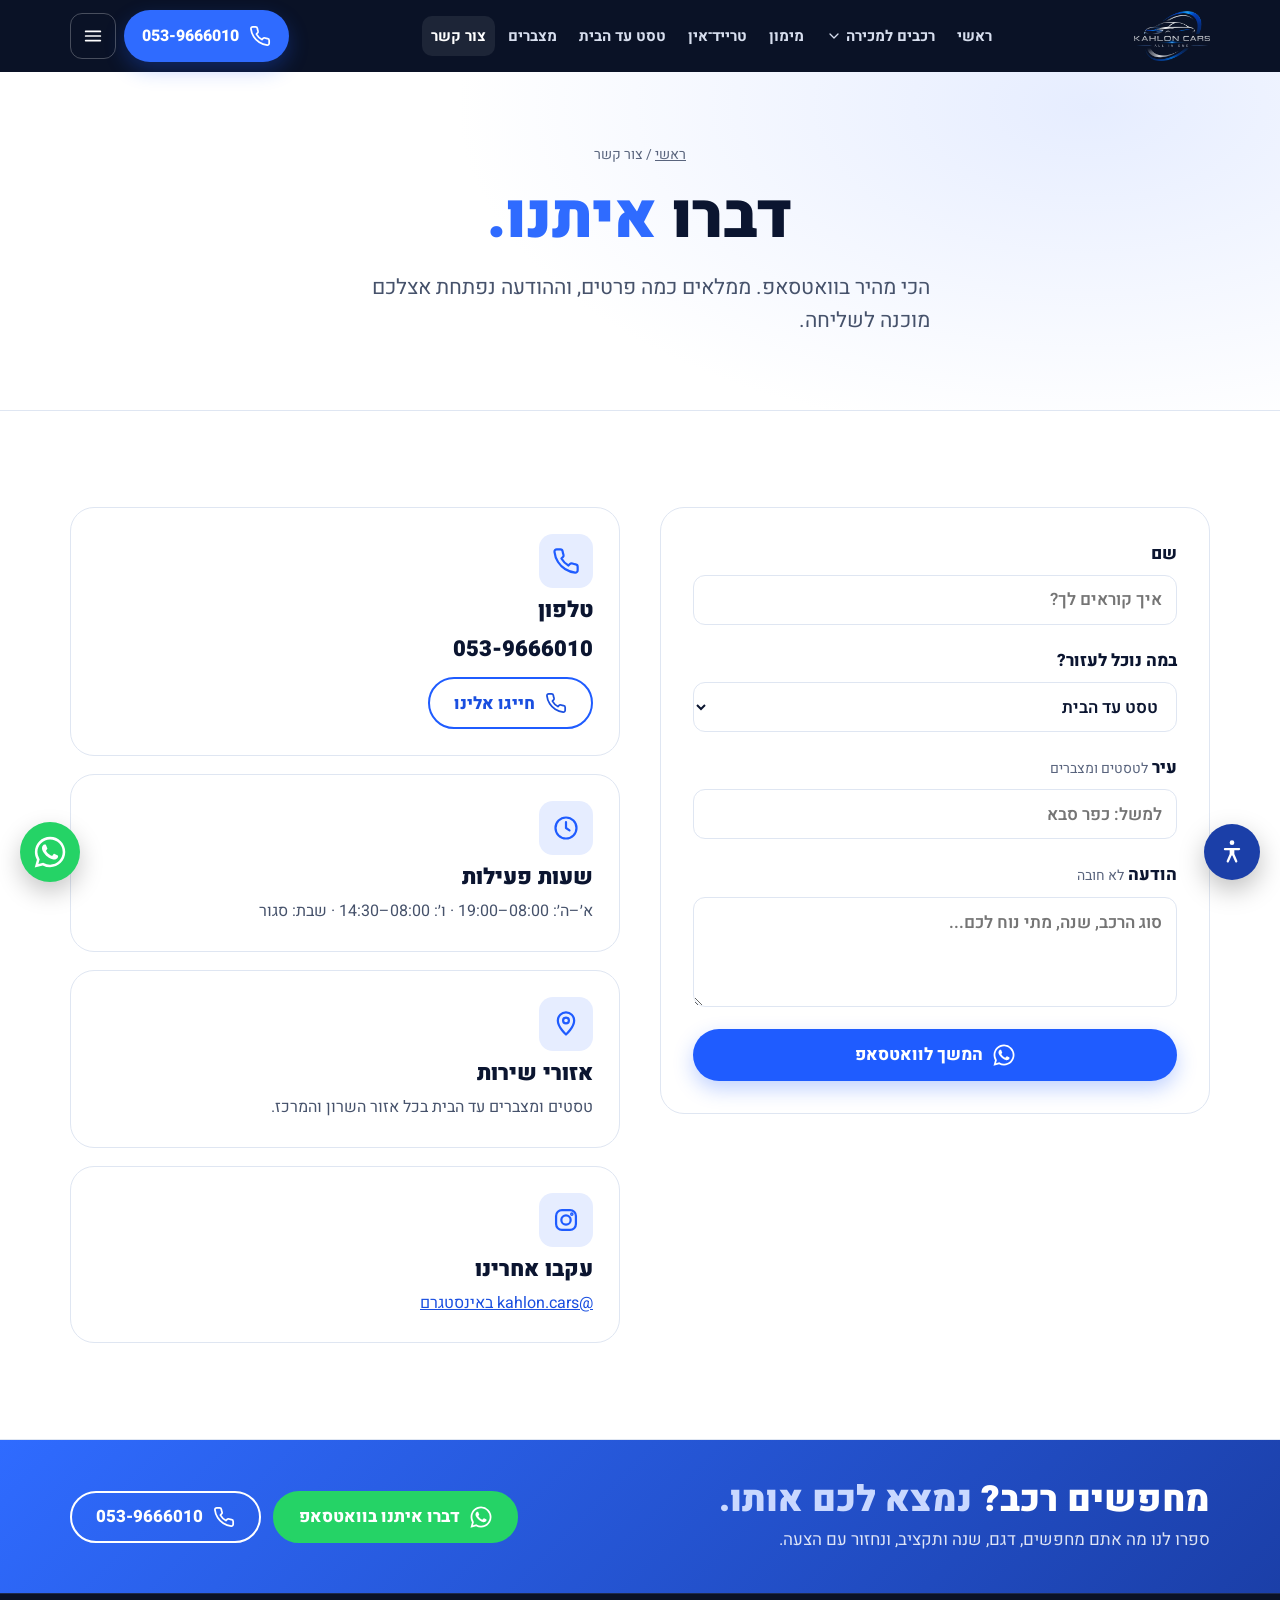
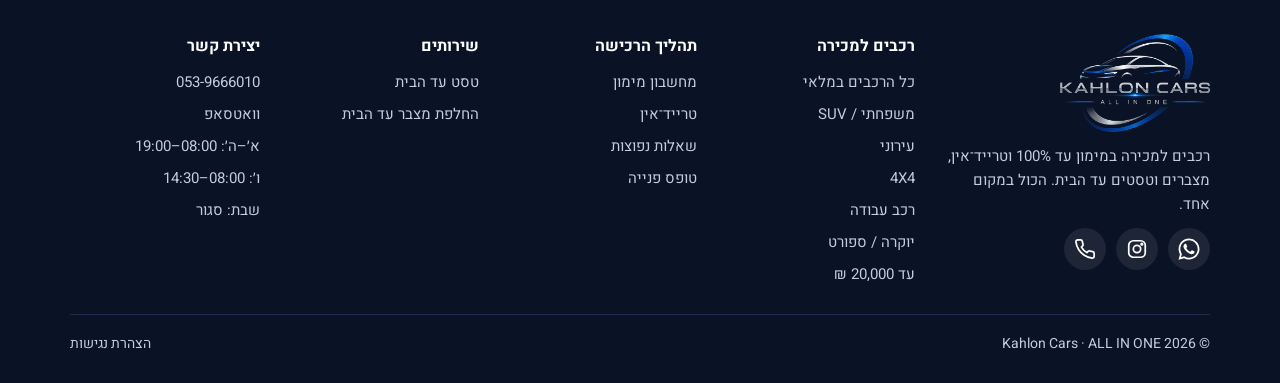
<file: contact.html>
<!doctype html>
<html lang="he" dir="rtl" data-theme="light">
<head>
<meta charset="utf-8">
<meta name="viewport" content="width=device-width, initial-scale=1, viewport-fit=cover">
<title>צור קשר | Kahlon Cars</title>
<meta name="claude:viewport-fit-sides" content="cover">
<meta name="description" content="דברו עם Kahlon Cars: טסט עד הבית, החלפת מצבר ורכבים במימון מלא. וואטסאפ או טלפון 053-9666010.">
<link rel="canonical" href="https://www.kahloncars.co.il/contact.html">
<meta property="og:type" content="website"><meta property="og:locale" content="he_IL">
<meta property="og:title" content="צור קשר | Kahlon Cars"><meta property="og:description" content="דברו עם Kahlon Cars: טסט עד הבית, החלפת מצבר ורכבים במימון מלא. וואטסאפ או טלפון 053-9666010.">
<meta property="og:image" content="https://www.kahloncars.co.il/img/og.jpg"><meta property="og:url" content="https://www.kahloncars.co.il/contact.html">
<meta name="theme-color" content="#0B1530">
<link rel="icon" type="image/png" href="img/favicon.png"><link rel="apple-touch-icon" href="img/apple-touch-icon.png">
<link rel="preconnect" href="https://fonts.googleapis.com"><link rel="preconnect" href="https://fonts.gstatic.com" crossorigin>
<link rel="stylesheet" href="https://fonts.googleapis.com/css2?family=Heebo:wght@400;600;700;800;900&display=swap">
<link rel="stylesheet" href="site.css">

</head>
<body>
<a class="sr" href="#main">דילוג לתוכן</a>
<header class="site-header"><div class="wrap">
<a class="brand" href="index.html" aria-label="Kahlon Cars – לעמוד הראשי"><img class="logo-light" src="img/logo-light.png" alt="Kahlon Cars" width="76" height="49"><img class="logo-dark" src="img/logo-dark.png" alt="" width="76" height="49"><span>KAHLON CARS</span></a>
<nav id="nav" class="nav" aria-label="ניווט ראשי">
<a href="index.html">ראשי</a>
<div class="dd"><a href="cars.html">רכבים למכירה <svg viewBox="0 0 24 24" width="16" height="16" fill="none" stroke="currentColor" stroke-width="1.9" stroke-linecap="round" stroke-linejoin="round" aria-hidden="true"><path d="M6 9l6 6 6-6"/></svg></a><div class="dd-panel"><a href="cars.html" class="dd-all"><svg viewBox="0 0 24 24" width="20" height="20" fill="none" stroke="currentColor" stroke-width="1.9" stroke-linecap="round" stroke-linejoin="round" aria-hidden="true"><path d="M3 15.5v-2.2c0-.8.5-1.4 1.2-1.6l2.3-.6 2.2-3a2 2 0 0 1 1.6-.8h4.4a2 2 0 0 1 1.6.8l2.2 3 1.3.3c.7.2 1.2.8 1.2 1.6v2.5h-1.5"/><path d="M5.5 15.5H3"/><path d="M9.5 15.5h5"/><circle cx="7.5" cy="15.8" r="1.8"/><circle cx="16.5" cy="15.8" r="1.8"/></svg><span>כל הרכבים במלאי</span></a><a href="cars.html?cat=family"><svg viewBox="0 0 24 24" width="20" height="20" fill="none" stroke="currentColor" stroke-width="1.9" stroke-linecap="round" stroke-linejoin="round" aria-hidden="true"><path d="M2.5 16v-3.5c0-.7.4-1.3 1-1.5L6 10l1.8-3.2A1.5 1.5 0 0 1 9.1 6h7.3a1.5 1.5 0 0 1 1.2.6L20 10l.6.3c.6.3.9.9.9 1.5V16h-1.5"/><path d="M2.5 16h2"/><path d="M9.5 16h5"/><circle cx="7" cy="16.3" r="2"/><circle cx="17" cy="16.3" r="2"/><path d="M6 10h14"/></svg><span>משפחתי / SUV</span></a><a href="cars.html?cat=city"><svg viewBox="0 0 24 24" width="20" height="20" fill="none" stroke="currentColor" stroke-width="1.9" stroke-linecap="round" stroke-linejoin="round" aria-hidden="true"><path d="M5 15.5v-2c0-.7.4-1.2 1-1.4l1.5-.4 2-2.8a1.6 1.6 0 0 1 1.3-.7h2.4a1.6 1.6 0 0 1 1.3.7l2 2.8 1.5.4c.6.2 1 .7 1 1.4v2h-1"/><path d="M6 15.5H5"/><path d="M10 15.5h4"/><circle cx="8" cy="15.8" r="1.7"/><circle cx="16" cy="15.8" r="1.7"/></svg><span>עירוני</span></a><a href="cars.html?cat=4x4"><svg viewBox="0 0 24 24" width="20" height="20" fill="none" stroke="currentColor" stroke-width="1.9" stroke-linecap="round" stroke-linejoin="round" aria-hidden="true"><path d="M4 20l5-9 3 4 3-6 5 11z"/><path d="M14.5 5.5a1.5 1.5 0 1 0 0-.01"/></svg><span>4X4</span></a><a href="cars.html?cat=work"><svg viewBox="0 0 24 24" width="20" height="20" fill="none" stroke="currentColor" stroke-width="1.9" stroke-linecap="round" stroke-linejoin="round" aria-hidden="true"><path d="M2.5 17V8a1 1 0 0 1 1-1h10v10"/><path d="M13.5 10h4l3 3.5V17h-1.5"/><path d="M2.5 17h2"/><path d="M9 17h6"/><circle cx="6.7" cy="17.2" r="1.9"/><circle cx="17" cy="17.2" r="1.9"/></svg><span>רכב עבודה</span></a><a href="cars.html?cat=sport"><svg viewBox="0 0 24 24" width="20" height="20" fill="none" stroke="currentColor" stroke-width="1.9" stroke-linecap="round" stroke-linejoin="round" aria-hidden="true"><path d="M12 3l2.7 5.6 6.1.9-4.4 4.3 1 6.1L12 17l-5.4 2.9 1-6.1L3.2 9.5l6.1-.9z"/></svg><span>יוקרה / ספורט</span></a><a href="cars.html?cat=budget"><svg viewBox="0 0 24 24" width="20" height="20" fill="none" stroke="currentColor" stroke-width="1.9" stroke-linecap="round" stroke-linejoin="round" aria-hidden="true"><circle cx="12" cy="12" r="9"/><path d="M14.8 9.2c-.5-.8-1.5-1.2-2.8-1.2-1.6 0-2.7.8-2.7 2s1 1.7 2.7 2 2.7.8 2.7 2-1.1 2-2.7 2c-1.3 0-2.3-.4-2.8-1.2"/><path d="M12 6.5v1.5"/><path d="M12 16v1.5"/></svg><span>עד 20,000 ₪</span></a></div></div>
<a href="finance.html">מימון</a>
<a href="tradein.html">טרייד־אין</a>
<a href="test.html">טסט עד הבית</a>
<a href="battery.html">מצברים</a>
<a href="contact.html" aria-current="page">צור קשר</a>
</nav>
<div class="header-cta"><a class="btn btn-primary btn-sm" href="tel:+972539666010" target="_blank" rel="noopener"><svg viewBox="0 0 24 24" width="22" height="22" fill="none" stroke="currentColor" stroke-width="1.9" stroke-linecap="round" stroke-linejoin="round" aria-hidden="true"><path d="M22 16.92v3a2 2 0 0 1-2.18 2 19.79 19.79 0 0 1-8.63-3.07 19.5 19.5 0 0 1-6-6 19.79 19.79 0 0 1-3.07-8.67A2 2 0 0 1 4.11 2h3a2 2 0 0 1 2 1.72 12.84 12.84 0 0 0 .7 2.81 2 2 0 0 1-.45 2.11L8.09 9.91a16 16 0 0 0 6 6l1.27-1.27a2 2 0 0 1 2.11-.45 12.84 12.84 0 0 0 2.81.7A2 2 0 0 1 22 16.92z"/></svg><span class="btn-call-text ltr">053-9666010</span><span class="sr">חייגו</span></a>
<button class="menu-btn" type="button" aria-controls="menu" aria-expanded="false" aria-label="תפריט"><svg viewBox="0 0 24 24" width="22" height="22" fill="none" stroke="currentColor" stroke-width="1.9" stroke-linecap="round" stroke-linejoin="round" aria-hidden="true"><path d="M4 7h16"/><path d="M4 12h16"/><path d="M4 17h16"/></svg></button></div>
</div>
<div id="menu" class="menu" hidden><div class="wrap">
<nav class="m-list" aria-label="תפריט">
<a href="index.html"><svg viewBox="0 0 24 24" width="22" height="22" fill="none" stroke="currentColor" stroke-width="1.9" stroke-linecap="round" stroke-linejoin="round" aria-hidden="true"><path d="M3 11l9-7 9 7"/><path d="M5 10v10h14V10"/></svg><span>ראשי</span></a>
<details class="m-sub"><summary><svg viewBox="0 0 24 24" width="22" height="22" fill="none" stroke="currentColor" stroke-width="1.9" stroke-linecap="round" stroke-linejoin="round" aria-hidden="true"><path d="M3 15.5v-2.2c0-.8.5-1.4 1.2-1.6l2.3-.6 2.2-3a2 2 0 0 1 1.6-.8h4.4a2 2 0 0 1 1.6.8l2.2 3 1.3.3c.7.2 1.2.8 1.2 1.6v2.5h-1.5"/><path d="M5.5 15.5H3"/><path d="M9.5 15.5h5"/><circle cx="7.5" cy="15.8" r="1.8"/><circle cx="16.5" cy="15.8" r="1.8"/></svg><span>רכבים למכירה</span><svg viewBox="0 0 24 24" width="18" height="18" fill="none" stroke="currentColor" stroke-width="1.9" stroke-linecap="round" stroke-linejoin="round" aria-hidden="true"><path d="M6 9l6 6 6-6"/></svg></summary><div class="m-sub-in"><a href="cars.html">כל הרכבים</a><a href="cars.html?cat=family">משפחתי / SUV</a><a href="cars.html?cat=city">עירוני</a><a href="cars.html?cat=4x4">4X4</a><a href="cars.html?cat=work">רכב עבודה</a><a href="cars.html?cat=sport">יוקרה / ספורט</a><a href="cars.html?cat=budget">עד 20,000 ₪</a></div></details>
<a href="finance.html"><svg viewBox="0 0 24 24" width="22" height="22" fill="none" stroke="currentColor" stroke-width="1.9" stroke-linecap="round" stroke-linejoin="round" aria-hidden="true"><circle cx="12" cy="12" r="9"/><path d="M9 15l6-6"/><circle cx="9.2" cy="9.2" r=".9"/><circle cx="14.8" cy="14.8" r=".9"/></svg><span>מימון</span></a>
<a href="tradein.html"><svg viewBox="0 0 24 24" width="22" height="22" fill="none" stroke="currentColor" stroke-width="1.9" stroke-linecap="round" stroke-linejoin="round" aria-hidden="true"><path d="M4 8h13l-3-3"/><path d="M20 16H7l3 3"/></svg><span>טרייד־אין</span></a>
<a href="battery.html"><svg viewBox="0 0 24 24" width="22" height="22" fill="none" stroke="currentColor" stroke-width="1.9" stroke-linecap="round" stroke-linejoin="round" aria-hidden="true"><rect x="2.5" y="7" width="17" height="10" rx="2"/><path d="M21.5 10.5v3"/><path d="M11.8 9l-2.3 3.3h3.2l-2.3 3.2"/></svg><span>מצברים</span></a>
<a href="test.html"><svg viewBox="0 0 24 24" width="22" height="22" fill="none" stroke="currentColor" stroke-width="1.9" stroke-linecap="round" stroke-linejoin="round" aria-hidden="true"><path d="M14 3H7a2 2 0 0 0-2 2v14a2 2 0 0 0 2 2h10a2 2 0 0 0 2-2V8z"/><path d="M14 3v5h5"/><path d="M8.8 14.2l2.3 2.3 4.2-4.6"/></svg><span>טסט עד הבית</span></a>
<a href="contact.html" aria-current="page"><svg viewBox="0 0 24 24" width="22" height="22" fill="none" stroke="currentColor" stroke-width="1.9" stroke-linecap="round" stroke-linejoin="round" aria-hidden="true"><circle cx="12" cy="8" r="4"/><path d="M4 21c1-4 4.5-6 8-6s7 2 8 6"/></svg><span>צור קשר</span></a>
</nav>
<div class="actions"><a class="btn btn-primary" href="https://wa.me/972539666010" target="_blank" rel="noopener"><svg class="wa-ico" viewBox="0 0 24 24" width="22" height="22" fill="currentColor" aria-hidden="true"><path d="M17.47 14.38c-.3-.15-1.76-.87-2.03-.97-.27-.1-.47-.15-.67.15-.2.3-.77.97-.94 1.17-.17.2-.35.22-.65.07-.3-.15-1.26-.46-2.4-1.48-.89-.79-1.49-1.77-1.66-2.07-.17-.3-.02-.46.13-.61.13-.13.3-.35.45-.52.15-.17.2-.3.3-.5.1-.2.05-.37-.02-.52-.08-.15-.67-1.62-.92-2.22-.24-.58-.49-.5-.67-.51h-.57c-.2 0-.52.07-.79.37-.27.3-1.04 1.02-1.04 2.48s1.07 2.88 1.21 3.08c.15.2 2.1 3.2 5.08 4.49.71.31 1.26.49 1.69.63.71.23 1.36.2 1.87.12.57-.09 1.76-.72 2.01-1.41.25-.69.25-1.29.17-1.41-.07-.13-.27-.2-.57-.35zM12.05 21.5h-.01a9.45 9.45 0 0 1-4.82-1.32l-.35-.21-3.58.94.96-3.49-.23-.36a9.43 9.43 0 0 1-1.45-5.03c0-5.22 4.25-9.47 9.48-9.47 2.53 0 4.91.99 6.7 2.78a9.4 9.4 0 0 1 2.77 6.7c0 5.22-4.25 9.47-9.47 9.47zm8.06-17.53A11.33 11.33 0 0 0 12.05.63C5.77.63.66 5.74.66 12.02c0 2.01.52 3.97 1.52 5.7L.56 23.63l6.04-1.58a11.36 11.36 0 0 0 5.44 1.39h.01c6.28 0 11.39-5.11 11.39-11.39 0-3.04-1.19-5.9-3.33-8.05z"/></svg>וואטסאפ</a><a class="btn btn-ghost" href="tel:+972539666010" target="_blank" rel="noopener"><svg viewBox="0 0 24 24" width="22" height="22" fill="none" stroke="currentColor" stroke-width="1.9" stroke-linecap="round" stroke-linejoin="round" aria-hidden="true"><path d="M22 16.92v3a2 2 0 0 1-2.18 2 19.79 19.79 0 0 1-8.63-3.07 19.5 19.5 0 0 1-6-6 19.79 19.79 0 0 1-3.07-8.67A2 2 0 0 1 4.11 2h3a2 2 0 0 1 2 1.72 12.84 12.84 0 0 0 .7 2.81 2 2 0 0 1-.45 2.11L8.09 9.91a16 16 0 0 0 6 6l1.27-1.27a2 2 0 0 1 2.11-.45 12.84 12.84 0 0 0 2.81.7A2 2 0 0 1 22 16.92z"/></svg>חייגו אלינו</a></div>
</div></div>
</header>
<main id="main">
<section id="top" class="page-hero hero"><div class="wrap">
<div class="crumbs"><a href="index.html">ראשי</a> / צור קשר</div>
<h1>דברו <span class="hl">איתנו.</span></h1>
<p class="lead">הכי מהיר בוואטסאפ. ממלאים כמה פרטים, וההודעה נפתחת אצלכם מוכנה לשליחה.</p>
</div></section>
<section class="section-alt"><div class="wrap split">
<form id="contact-form" class="panel" novalidate>
<div class="field"><label for="f-name">שם</label><input id="f-name" type="text" autocomplete="name" placeholder="איך קוראים לך?"></div>
<div class="field"><label for="f-service">במה נוכל לעזור?</label><select id="f-service"><option>טסט עד הבית</option><option>החלפת מצבר</option><option>קניית רכב</option><option>מכירת רכב / טרייד־אין</option><option>מימון</option><option>משהו אחר</option></select></div>
<div class="field"><label for="f-city">עיר <span class="hint">לטסטים ומצברים</span></label><input id="f-city" type="text" autocomplete="address-level2" placeholder="למשל: כפר סבא"></div>
<div class="field"><label for="f-msg">הודעה <span class="hint">לא חובה</span></label><textarea id="f-msg" placeholder="סוג הרכב, שנה, מתי נוח לכם..."></textarea></div>
<button class="btn btn-primary" type="submit"><svg class="wa-ico" viewBox="0 0 24 24" width="22" height="22" fill="currentColor" aria-hidden="true"><path d="M17.47 14.38c-.3-.15-1.76-.87-2.03-.97-.27-.1-.47-.15-.67.15-.2.3-.77.97-.94 1.17-.17.2-.35.22-.65.07-.3-.15-1.26-.46-2.4-1.48-.89-.79-1.49-1.77-1.66-2.07-.17-.3-.02-.46.13-.61.13-.13.3-.35.45-.52.15-.17.2-.3.3-.5.1-.2.05-.37-.02-.52-.08-.15-.67-1.62-.92-2.22-.24-.58-.49-.5-.67-.51h-.57c-.2 0-.52.07-.79.37-.27.3-1.04 1.02-1.04 2.48s1.07 2.88 1.21 3.08c.15.2 2.1 3.2 5.08 4.49.71.31 1.26.49 1.69.63.71.23 1.36.2 1.87.12.57-.09 1.76-.72 2.01-1.41.25-.69.25-1.29.17-1.41-.07-.13-.27-.2-.57-.35zM12.05 21.5h-.01a9.45 9.45 0 0 1-4.82-1.32l-.35-.21-3.58.94.96-3.49-.23-.36a9.43 9.43 0 0 1-1.45-5.03c0-5.22 4.25-9.47 9.48-9.47 2.53 0 4.91.99 6.7 2.78a9.4 9.4 0 0 1 2.77 6.7c0 5.22-4.25 9.47-9.47 9.47zm8.06-17.53A11.33 11.33 0 0 0 12.05.63C5.77.63.66 5.74.66 12.02c0 2.01.52 3.97 1.52 5.7L.56 23.63l6.04-1.58a11.36 11.36 0 0 0 5.44 1.39h.01c6.28 0 11.39-5.11 11.39-11.39 0-3.04-1.19-5.9-3.33-8.05z"/></svg>המשך לוואטסאפ</button>
<p id="f-out" class="note" hidden>אם וואטסאפ לא נפתח, <a id="f-link" href="https://wa.me/972539666010" target="_blank" rel="noopener">לחצו כאן</a>.</p>
</form>
<div style="display:flex;flex-direction:column;gap:18px">
<div class="card"><span class="icon"><svg viewBox="0 0 24 24" width="22" height="22" fill="none" stroke="currentColor" stroke-width="1.9" stroke-linecap="round" stroke-linejoin="round" aria-hidden="true"><path d="M22 16.92v3a2 2 0 0 1-2.18 2 19.79 19.79 0 0 1-8.63-3.07 19.5 19.5 0 0 1-6-6 19.79 19.79 0 0 1-3.07-8.67A2 2 0 0 1 4.11 2h3a2 2 0 0 1 2 1.72 12.84 12.84 0 0 0 .7 2.81 2 2 0 0 1-.45 2.11L8.09 9.91a16 16 0 0 0 6 6l1.27-1.27a2 2 0 0 1 2.11-.45 12.84 12.84 0 0 0 2.81.7A2 2 0 0 1 22 16.92z"/></svg></span><h3>טלפון</h3><p class="ltr" style="font-size:22px;font-weight:900;color:var(--ink);text-align:right">053-9666010</p><div class="actions"><a class="btn btn-ghost" href="tel:+972539666010" target="_blank" rel="noopener"><svg viewBox="0 0 24 24" width="22" height="22" fill="none" stroke="currentColor" stroke-width="1.9" stroke-linecap="round" stroke-linejoin="round" aria-hidden="true"><path d="M22 16.92v3a2 2 0 0 1-2.18 2 19.79 19.79 0 0 1-8.63-3.07 19.5 19.5 0 0 1-6-6 19.79 19.79 0 0 1-3.07-8.67A2 2 0 0 1 4.11 2h3a2 2 0 0 1 2 1.72 12.84 12.84 0 0 0 .7 2.81 2 2 0 0 1-.45 2.11L8.09 9.91a16 16 0 0 0 6 6l1.27-1.27a2 2 0 0 1 2.11-.45 12.84 12.84 0 0 0 2.81.7A2 2 0 0 1 22 16.92z"/></svg>חייגו אלינו</a></div></div>
<div class="card"><span class="icon"><svg viewBox="0 0 24 24" width="22" height="22" fill="none" stroke="currentColor" stroke-width="1.9" stroke-linecap="round" stroke-linejoin="round" aria-hidden="true"><circle cx="12" cy="12" r="9"/><path d="M12 7v5l3 2"/></svg></span><h3>שעות פעילות</h3><p>א׳–ה׳: 08:00–19:00 · ו׳: 08:00–14:30 · שבת: סגור</p></div>
<div class="card"><span class="icon"><svg viewBox="0 0 24 24" width="22" height="22" fill="none" stroke="currentColor" stroke-width="1.9" stroke-linecap="round" stroke-linejoin="round" aria-hidden="true"><path d="M12 21s7-6.2 7-12a7 7 0 0 0-14 0c0 5.8 7 12 7 12z"/><circle cx="12" cy="9" r="2.5"/></svg></span><h3>אזורי שירות</h3><p>טסטים ומצברים עד הבית בכל אזור השרון והמרכז.</p></div>
<div class="card"><span class="icon"><svg viewBox="0 0 24 24" width="22" height="22" fill="none" stroke="currentColor" stroke-width="1.9" stroke-linecap="round" stroke-linejoin="round" aria-hidden="true"><rect x="3.5" y="3.5" width="17" height="17" rx="5"/><circle cx="12" cy="12" r="4"/><circle cx="17" cy="7" r=".6"/></svg></span><h3>עקבו אחרינו</h3><p><a href="https://www.instagram.com/kahlon.cars/" target="_blank" rel="noopener">@kahlon.cars באינסטגרם</a></p></div>
</div>
</div></section>
</main>
<section class="pre-foot"><div class="wrap">
<div><h2>מחפשים רכב? <span class="hl">נמצא לכם אותו.</span></h2><p>ספרו לנו מה אתם מחפשים, דגם, שנה ותקציב, ונחזור עם הצעה.</p></div>
<div class="actions"><a class="btn btn-primary" href="https://wa.me/972539666010?text=%D7%94%D7%99%D7%99%2C%20%D7%90%D7%A0%D7%99%20%D7%9E%D7%97%D7%A4%D7%A9%20%D7%A8%D7%9B%D7%91.%20" target="_blank" rel="noopener"><svg class="wa-ico" viewBox="0 0 24 24" width="22" height="22" fill="currentColor" aria-hidden="true"><path d="M17.47 14.38c-.3-.15-1.76-.87-2.03-.97-.27-.1-.47-.15-.67.15-.2.3-.77.97-.94 1.17-.17.2-.35.22-.65.07-.3-.15-1.26-.46-2.4-1.48-.89-.79-1.49-1.77-1.66-2.07-.17-.3-.02-.46.13-.61.13-.13.3-.35.45-.52.15-.17.2-.3.3-.5.1-.2.05-.37-.02-.52-.08-.15-.67-1.62-.92-2.22-.24-.58-.49-.5-.67-.51h-.57c-.2 0-.52.07-.79.37-.27.3-1.04 1.02-1.04 2.48s1.07 2.88 1.21 3.08c.15.2 2.1 3.2 5.08 4.49.71.31 1.26.49 1.69.63.71.23 1.36.2 1.87.12.57-.09 1.76-.72 2.01-1.41.25-.69.25-1.29.17-1.41-.07-.13-.27-.2-.57-.35zM12.05 21.5h-.01a9.45 9.45 0 0 1-4.82-1.32l-.35-.21-3.58.94.96-3.49-.23-.36a9.43 9.43 0 0 1-1.45-5.03c0-5.22 4.25-9.47 9.48-9.47 2.53 0 4.91.99 6.7 2.78a9.4 9.4 0 0 1 2.77 6.7c0 5.22-4.25 9.47-9.47 9.47zm8.06-17.53A11.33 11.33 0 0 0 12.05.63C5.77.63.66 5.74.66 12.02c0 2.01.52 3.97 1.52 5.7L.56 23.63l6.04-1.58a11.36 11.36 0 0 0 5.44 1.39h.01c6.28 0 11.39-5.11 11.39-11.39 0-3.04-1.19-5.9-3.33-8.05z"/></svg>דברו איתנו בוואטסאפ</a><a class="btn btn-outline-light" href="tel:+972539666010" target="_blank" rel="noopener"><svg viewBox="0 0 24 24" width="22" height="22" fill="none" stroke="currentColor" stroke-width="1.9" stroke-linecap="round" stroke-linejoin="round" aria-hidden="true"><path d="M22 16.92v3a2 2 0 0 1-2.18 2 19.79 19.79 0 0 1-8.63-3.07 19.5 19.5 0 0 1-6-6 19.79 19.79 0 0 1-3.07-8.67A2 2 0 0 1 4.11 2h3a2 2 0 0 1 2 1.72 12.84 12.84 0 0 0 .7 2.81 2 2 0 0 1-.45 2.11L8.09 9.91a16 16 0 0 0 6 6l1.27-1.27a2 2 0 0 1 2.11-.45 12.84 12.84 0 0 0 2.81.7A2 2 0 0 1 22 16.92z"/></svg><span class="ltr">053-9666010</span></a></div>
</div></section>
<footer class="site-footer"><div class="wrap">
<div class="cols cols5">
<div class="f-about"><img src="img/logo-dark.png" alt="Kahlon Cars" width="150" height="97"><p>רכבים למכירה במימון עד 100% וטרייד־אין, מצברים וטסטים עד הבית. הכול במקום אחד.</p><div class="f-social"><a href="https://wa.me/972539666010" target="_blank" rel="noopener" aria-label="וואטסאפ"><svg class="wa-ico" viewBox="0 0 24 24" width="22" height="22" fill="currentColor" aria-hidden="true"><path d="M17.47 14.38c-.3-.15-1.76-.87-2.03-.97-.27-.1-.47-.15-.67.15-.2.3-.77.97-.94 1.17-.17.2-.35.22-.65.07-.3-.15-1.26-.46-2.4-1.48-.89-.79-1.49-1.77-1.66-2.07-.17-.3-.02-.46.13-.61.13-.13.3-.35.45-.52.15-.17.2-.3.3-.5.1-.2.05-.37-.02-.52-.08-.15-.67-1.62-.92-2.22-.24-.58-.49-.5-.67-.51h-.57c-.2 0-.52.07-.79.37-.27.3-1.04 1.02-1.04 2.48s1.07 2.88 1.21 3.08c.15.2 2.1 3.2 5.08 4.49.71.31 1.26.49 1.69.63.71.23 1.36.2 1.87.12.57-.09 1.76-.72 2.01-1.41.25-.69.25-1.29.17-1.41-.07-.13-.27-.2-.57-.35zM12.05 21.5h-.01a9.45 9.45 0 0 1-4.82-1.32l-.35-.21-3.58.94.96-3.49-.23-.36a9.43 9.43 0 0 1-1.45-5.03c0-5.22 4.25-9.47 9.48-9.47 2.53 0 4.91.99 6.7 2.78a9.4 9.4 0 0 1 2.77 6.7c0 5.22-4.25 9.47-9.47 9.47zm8.06-17.53A11.33 11.33 0 0 0 12.05.63C5.77.63.66 5.74.66 12.02c0 2.01.52 3.97 1.52 5.7L.56 23.63l6.04-1.58a11.36 11.36 0 0 0 5.44 1.39h.01c6.28 0 11.39-5.11 11.39-11.39 0-3.04-1.19-5.9-3.33-8.05z"/></svg></a><a href="https://www.instagram.com/kahlon.cars/" target="_blank" rel="noopener" aria-label="אינסטגרם"><svg viewBox="0 0 24 24" width="22" height="22" fill="none" stroke="currentColor" stroke-width="1.9" stroke-linecap="round" stroke-linejoin="round" aria-hidden="true"><rect x="3" y="3" width="18" height="18" rx="5"/><circle cx="12" cy="12" r="4"/><circle cx="17.3" cy="6.7" r=".8"/></svg></a><a href="tel:+972539666010" target="_blank" rel="noopener" aria-label="טלפון"><svg viewBox="0 0 24 24" width="22" height="22" fill="none" stroke="currentColor" stroke-width="1.9" stroke-linecap="round" stroke-linejoin="round" aria-hidden="true"><path d="M22 16.92v3a2 2 0 0 1-2.18 2 19.79 19.79 0 0 1-8.63-3.07 19.5 19.5 0 0 1-6-6 19.79 19.79 0 0 1-3.07-8.67A2 2 0 0 1 4.11 2h3a2 2 0 0 1 2 1.72 12.84 12.84 0 0 0 .7 2.81 2 2 0 0 1-.45 2.11L8.09 9.91a16 16 0 0 0 6 6l1.27-1.27a2 2 0 0 1 2.11-.45 12.84 12.84 0 0 0 2.81.7A2 2 0 0 1 22 16.92z"/></svg></a></div></div>
<div><h4>רכבים למכירה</h4><ul><li><a href="cars.html">כל הרכבים במלאי</a></li><li><a href="cars.html?cat=family">משפחתי / SUV</a></li><li><a href="cars.html?cat=city">עירוני</a></li><li><a href="cars.html?cat=4x4">4X4</a></li><li><a href="cars.html?cat=work">רכב עבודה</a></li><li><a href="cars.html?cat=sport">יוקרה / ספורט</a></li><li><a href="cars.html?cat=budget">עד 20,000 ₪</a></li></ul></div>
<div><h4>תהליך הרכישה</h4><ul><li><a href="finance.html">מחשבון מימון</a></li><li><a href="tradein.html">טרייד־אין</a></li><li><a href="cars.html#faq">שאלות נפוצות</a></li><li><a href="contact.html">טופס פנייה</a></li></ul></div>
<div><h4>שירותים</h4><ul><li><a href="test.html">טסט עד הבית</a></li><li><a href="battery.html">החלפת מצבר עד הבית</a></li></ul></div>
<div><h4>יצירת קשר</h4><ul><li><a href="tel:+972539666010" target="_blank" rel="noopener" class="ltr">053-9666010</a></li><li><a href="https://wa.me/972539666010" target="_blank" rel="noopener">וואטסאפ</a></li><li>א׳–ה׳: 08:00–19:00</li><li>ו׳: 08:00–14:30</li><li>שבת: סגור</li></ul></div>
</div>
<div class="legal"><span>© <span id="year">2026</span> Kahlon Cars · ALL IN ONE</span><span><a href="accessibility.html">הצהרת נגישות</a></span></div>
</div></footer>
<a class="fab" href="https://wa.me/972539666010" target="_blank" rel="noopener" aria-label="שלחו לנו הודעה בוואטסאפ"><svg class="wa-ico" viewBox="0 0 24 24"  fill="currentColor" aria-hidden="true"><path d="M17.47 14.38c-.3-.15-1.76-.87-2.03-.97-.27-.1-.47-.15-.67.15-.2.3-.77.97-.94 1.17-.17.2-.35.22-.65.07-.3-.15-1.26-.46-2.4-1.48-.89-.79-1.49-1.77-1.66-2.07-.17-.3-.02-.46.13-.61.13-.13.3-.35.45-.52.15-.17.2-.3.3-.5.1-.2.05-.37-.02-.52-.08-.15-.67-1.62-.92-2.22-.24-.58-.49-.5-.67-.51h-.57c-.2 0-.52.07-.79.37-.27.3-1.04 1.02-1.04 2.48s1.07 2.88 1.21 3.08c.15.2 2.1 3.2 5.08 4.49.71.31 1.26.49 1.69.63.71.23 1.36.2 1.87.12.57-.09 1.76-.72 2.01-1.41.25-.69.25-1.29.17-1.41-.07-.13-.27-.2-.57-.35zM12.05 21.5h-.01a9.45 9.45 0 0 1-4.82-1.32l-.35-.21-3.58.94.96-3.49-.23-.36a9.43 9.43 0 0 1-1.45-5.03c0-5.22 4.25-9.47 9.48-9.47 2.53 0 4.91.99 6.7 2.78a9.4 9.4 0 0 1 2.77 6.7c0 5.22-4.25 9.47-9.47 9.47zm8.06-17.53A11.33 11.33 0 0 0 12.05.63C5.77.63.66 5.74.66 12.02c0 2.01.52 3.97 1.52 5.7L.56 23.63l6.04-1.58a11.36 11.36 0 0 0 5.44 1.39h.01c6.28 0 11.39-5.11 11.39-11.39 0-3.04-1.19-5.9-3.33-8.05z"/></svg></a>
<script src="cars.js"></script><script src="site.js"></script>
</body></html>
</file>
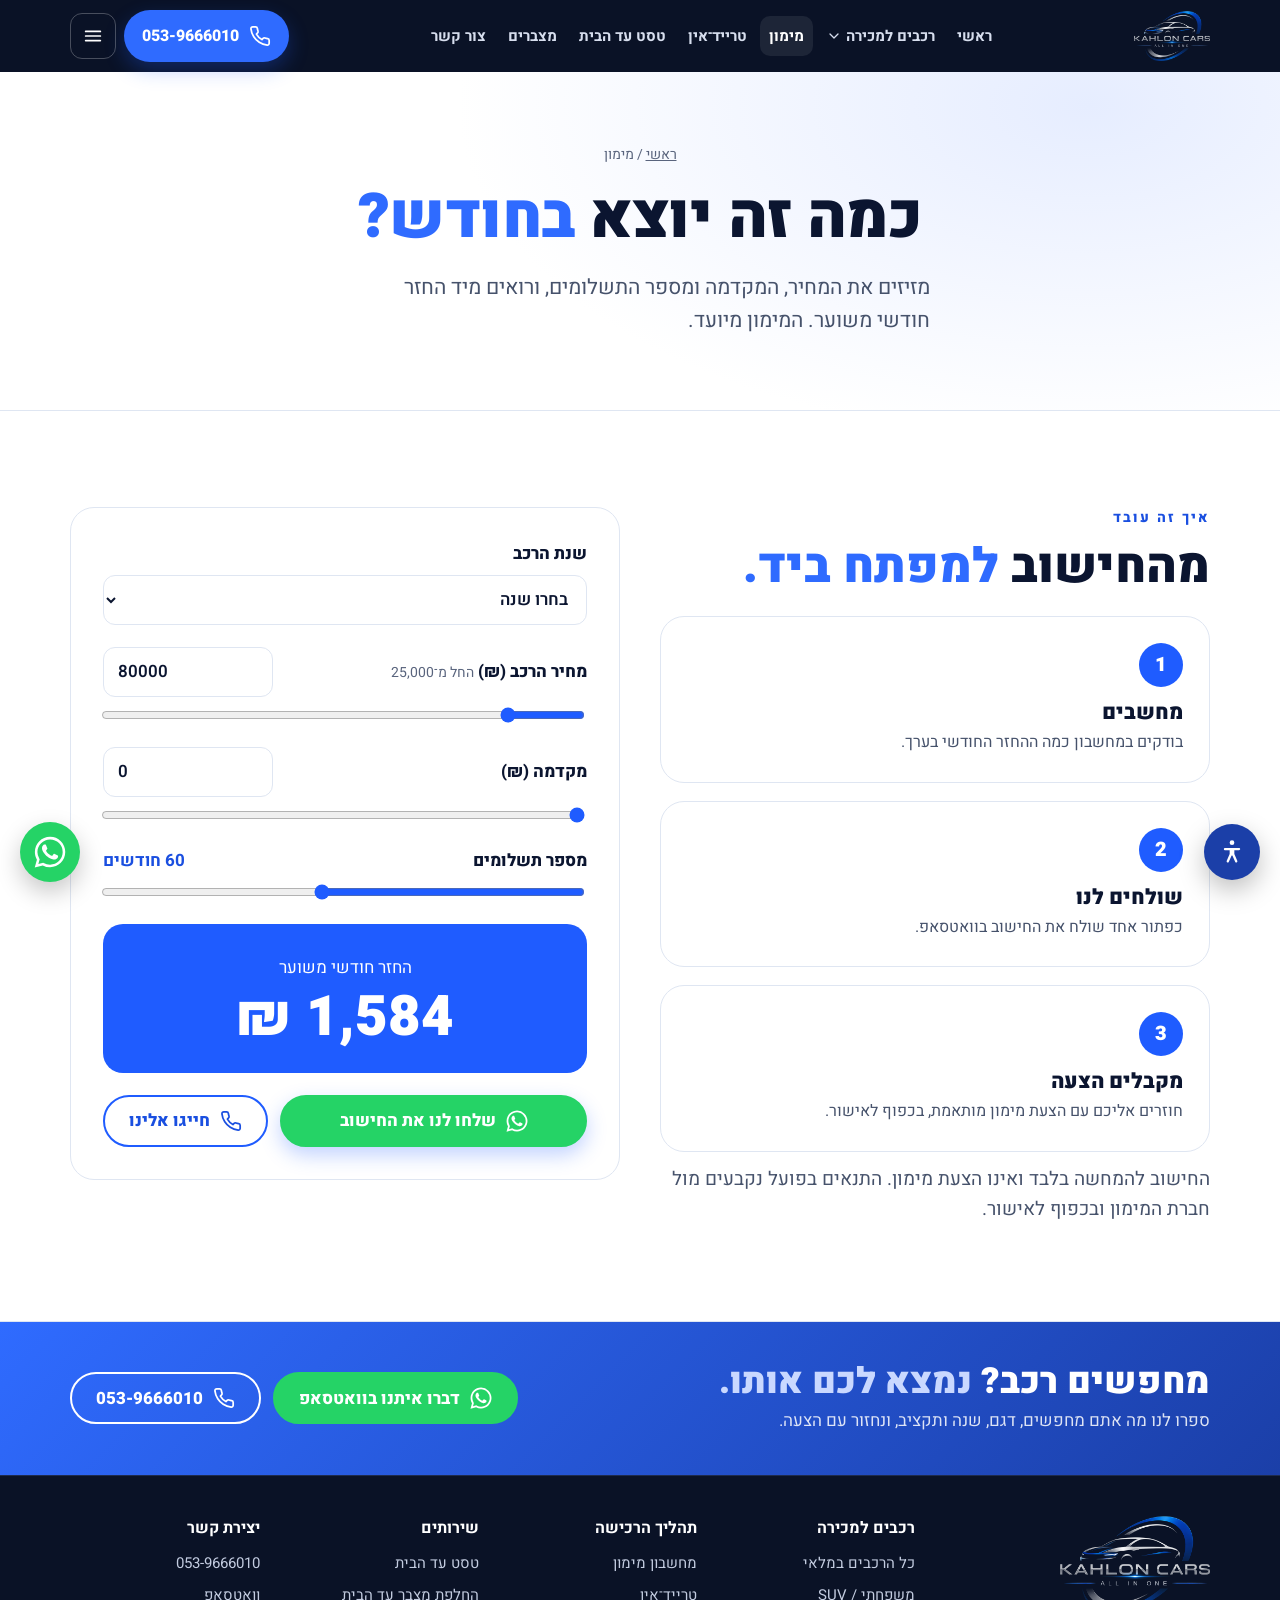
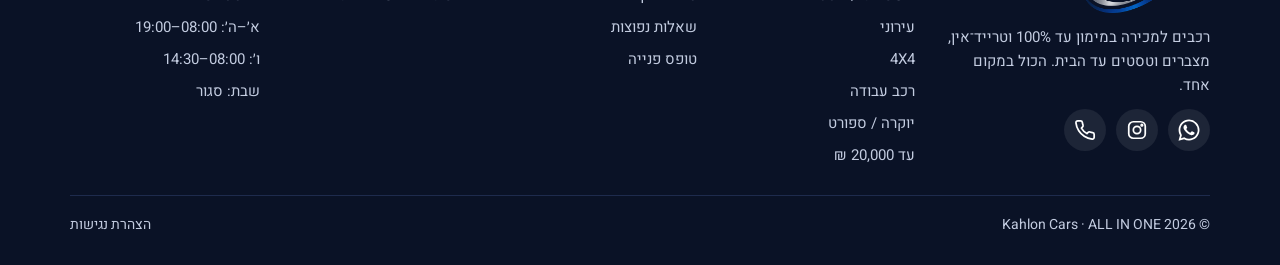
<file: finance.html>
<!doctype html>
<html lang="he" dir="rtl" data-theme="light">
<head>
<meta charset="utf-8">
<meta name="viewport" content="width=device-width, initial-scale=1, viewport-fit=cover">
<title>מחשבון מימון לרכב | Kahlon Cars</title>
<meta name="claude:viewport-fit-sides" content="cover">
<meta name="description" content="מחשבון מימון לרכב: בוחרים שנה, מחיר, מקדמה ומספר תשלומים ורואים החזר חודשי משוער. אפשרות למימון מלא.">
<link rel="canonical" href="https://www.kahloncars.co.il/finance.html">
<meta property="og:type" content="website"><meta property="og:locale" content="he_IL">
<meta property="og:title" content="מחשבון מימון לרכב | Kahlon Cars"><meta property="og:description" content="מחשבון מימון לרכב: בוחרים שנה, מחיר, מקדמה ומספר תשלומים ורואים החזר חודשי משוער. אפשרות למימון מלא.">
<meta property="og:image" content="https://www.kahloncars.co.il/img/og.jpg"><meta property="og:url" content="https://www.kahloncars.co.il/finance.html">
<meta name="theme-color" content="#0B1530">
<link rel="icon" type="image/png" href="img/favicon.png"><link rel="apple-touch-icon" href="img/apple-touch-icon.png">
<link rel="preconnect" href="https://fonts.googleapis.com"><link rel="preconnect" href="https://fonts.gstatic.com" crossorigin>
<link rel="stylesheet" href="https://fonts.googleapis.com/css2?family=Heebo:wght@400;600;700;800;900&display=swap">
<link rel="stylesheet" href="site.css">

</head>
<body>
<a class="sr" href="#main">דילוג לתוכן</a>
<header class="site-header"><div class="wrap">
<a class="brand" href="index.html" aria-label="Kahlon Cars – לעמוד הראשי"><img class="logo-light" src="img/logo-light.png" alt="Kahlon Cars" width="76" height="49"><img class="logo-dark" src="img/logo-dark.png" alt="" width="76" height="49"><span>KAHLON CARS</span></a>
<nav id="nav" class="nav" aria-label="ניווט ראשי">
<a href="index.html">ראשי</a>
<div class="dd"><a href="cars.html">רכבים למכירה <svg viewBox="0 0 24 24" width="16" height="16" fill="none" stroke="currentColor" stroke-width="1.9" stroke-linecap="round" stroke-linejoin="round" aria-hidden="true"><path d="M6 9l6 6 6-6"/></svg></a><div class="dd-panel"><a href="cars.html" class="dd-all"><svg viewBox="0 0 24 24" width="20" height="20" fill="none" stroke="currentColor" stroke-width="1.9" stroke-linecap="round" stroke-linejoin="round" aria-hidden="true"><path d="M3 15.5v-2.2c0-.8.5-1.4 1.2-1.6l2.3-.6 2.2-3a2 2 0 0 1 1.6-.8h4.4a2 2 0 0 1 1.6.8l2.2 3 1.3.3c.7.2 1.2.8 1.2 1.6v2.5h-1.5"/><path d="M5.5 15.5H3"/><path d="M9.5 15.5h5"/><circle cx="7.5" cy="15.8" r="1.8"/><circle cx="16.5" cy="15.8" r="1.8"/></svg><span>כל הרכבים במלאי</span></a><a href="cars.html?cat=family"><svg viewBox="0 0 24 24" width="20" height="20" fill="none" stroke="currentColor" stroke-width="1.9" stroke-linecap="round" stroke-linejoin="round" aria-hidden="true"><path d="M2.5 16v-3.5c0-.7.4-1.3 1-1.5L6 10l1.8-3.2A1.5 1.5 0 0 1 9.1 6h7.3a1.5 1.5 0 0 1 1.2.6L20 10l.6.3c.6.3.9.9.9 1.5V16h-1.5"/><path d="M2.5 16h2"/><path d="M9.5 16h5"/><circle cx="7" cy="16.3" r="2"/><circle cx="17" cy="16.3" r="2"/><path d="M6 10h14"/></svg><span>משפחתי / SUV</span></a><a href="cars.html?cat=city"><svg viewBox="0 0 24 24" width="20" height="20" fill="none" stroke="currentColor" stroke-width="1.9" stroke-linecap="round" stroke-linejoin="round" aria-hidden="true"><path d="M5 15.5v-2c0-.7.4-1.2 1-1.4l1.5-.4 2-2.8a1.6 1.6 0 0 1 1.3-.7h2.4a1.6 1.6 0 0 1 1.3.7l2 2.8 1.5.4c.6.2 1 .7 1 1.4v2h-1"/><path d="M6 15.5H5"/><path d="M10 15.5h4"/><circle cx="8" cy="15.8" r="1.7"/><circle cx="16" cy="15.8" r="1.7"/></svg><span>עירוני</span></a><a href="cars.html?cat=4x4"><svg viewBox="0 0 24 24" width="20" height="20" fill="none" stroke="currentColor" stroke-width="1.9" stroke-linecap="round" stroke-linejoin="round" aria-hidden="true"><path d="M4 20l5-9 3 4 3-6 5 11z"/><path d="M14.5 5.5a1.5 1.5 0 1 0 0-.01"/></svg><span>4X4</span></a><a href="cars.html?cat=work"><svg viewBox="0 0 24 24" width="20" height="20" fill="none" stroke="currentColor" stroke-width="1.9" stroke-linecap="round" stroke-linejoin="round" aria-hidden="true"><path d="M2.5 17V8a1 1 0 0 1 1-1h10v10"/><path d="M13.5 10h4l3 3.5V17h-1.5"/><path d="M2.5 17h2"/><path d="M9 17h6"/><circle cx="6.7" cy="17.2" r="1.9"/><circle cx="17" cy="17.2" r="1.9"/></svg><span>רכב עבודה</span></a><a href="cars.html?cat=sport"><svg viewBox="0 0 24 24" width="20" height="20" fill="none" stroke="currentColor" stroke-width="1.9" stroke-linecap="round" stroke-linejoin="round" aria-hidden="true"><path d="M12 3l2.7 5.6 6.1.9-4.4 4.3 1 6.1L12 17l-5.4 2.9 1-6.1L3.2 9.5l6.1-.9z"/></svg><span>יוקרה / ספורט</span></a><a href="cars.html?cat=budget"><svg viewBox="0 0 24 24" width="20" height="20" fill="none" stroke="currentColor" stroke-width="1.9" stroke-linecap="round" stroke-linejoin="round" aria-hidden="true"><circle cx="12" cy="12" r="9"/><path d="M14.8 9.2c-.5-.8-1.5-1.2-2.8-1.2-1.6 0-2.7.8-2.7 2s1 1.7 2.7 2 2.7.8 2.7 2-1.1 2-2.7 2c-1.3 0-2.3-.4-2.8-1.2"/><path d="M12 6.5v1.5"/><path d="M12 16v1.5"/></svg><span>עד 20,000 ₪</span></a></div></div>
<a href="finance.html" aria-current="page">מימון</a>
<a href="tradein.html">טרייד־אין</a>
<a href="test.html">טסט עד הבית</a>
<a href="battery.html">מצברים</a>
<a href="contact.html">צור קשר</a>
</nav>
<div class="header-cta"><a class="btn btn-primary btn-sm" href="tel:+972539666010" target="_blank" rel="noopener"><svg viewBox="0 0 24 24" width="22" height="22" fill="none" stroke="currentColor" stroke-width="1.9" stroke-linecap="round" stroke-linejoin="round" aria-hidden="true"><path d="M22 16.92v3a2 2 0 0 1-2.18 2 19.79 19.79 0 0 1-8.63-3.07 19.5 19.5 0 0 1-6-6 19.79 19.79 0 0 1-3.07-8.67A2 2 0 0 1 4.11 2h3a2 2 0 0 1 2 1.72 12.84 12.84 0 0 0 .7 2.81 2 2 0 0 1-.45 2.11L8.09 9.91a16 16 0 0 0 6 6l1.27-1.27a2 2 0 0 1 2.11-.45 12.84 12.84 0 0 0 2.81.7A2 2 0 0 1 22 16.92z"/></svg><span class="btn-call-text ltr">053-9666010</span><span class="sr">חייגו</span></a>
<button class="menu-btn" type="button" aria-controls="menu" aria-expanded="false" aria-label="תפריט"><svg viewBox="0 0 24 24" width="22" height="22" fill="none" stroke="currentColor" stroke-width="1.9" stroke-linecap="round" stroke-linejoin="round" aria-hidden="true"><path d="M4 7h16"/><path d="M4 12h16"/><path d="M4 17h16"/></svg></button></div>
</div>
<div id="menu" class="menu" hidden><div class="wrap">
<nav class="m-list" aria-label="תפריט">
<a href="index.html"><svg viewBox="0 0 24 24" width="22" height="22" fill="none" stroke="currentColor" stroke-width="1.9" stroke-linecap="round" stroke-linejoin="round" aria-hidden="true"><path d="M3 11l9-7 9 7"/><path d="M5 10v10h14V10"/></svg><span>ראשי</span></a>
<details class="m-sub"><summary><svg viewBox="0 0 24 24" width="22" height="22" fill="none" stroke="currentColor" stroke-width="1.9" stroke-linecap="round" stroke-linejoin="round" aria-hidden="true"><path d="M3 15.5v-2.2c0-.8.5-1.4 1.2-1.6l2.3-.6 2.2-3a2 2 0 0 1 1.6-.8h4.4a2 2 0 0 1 1.6.8l2.2 3 1.3.3c.7.2 1.2.8 1.2 1.6v2.5h-1.5"/><path d="M5.5 15.5H3"/><path d="M9.5 15.5h5"/><circle cx="7.5" cy="15.8" r="1.8"/><circle cx="16.5" cy="15.8" r="1.8"/></svg><span>רכבים למכירה</span><svg viewBox="0 0 24 24" width="18" height="18" fill="none" stroke="currentColor" stroke-width="1.9" stroke-linecap="round" stroke-linejoin="round" aria-hidden="true"><path d="M6 9l6 6 6-6"/></svg></summary><div class="m-sub-in"><a href="cars.html">כל הרכבים</a><a href="cars.html?cat=family">משפחתי / SUV</a><a href="cars.html?cat=city">עירוני</a><a href="cars.html?cat=4x4">4X4</a><a href="cars.html?cat=work">רכב עבודה</a><a href="cars.html?cat=sport">יוקרה / ספורט</a><a href="cars.html?cat=budget">עד 20,000 ₪</a></div></details>
<a href="finance.html" aria-current="page"><svg viewBox="0 0 24 24" width="22" height="22" fill="none" stroke="currentColor" stroke-width="1.9" stroke-linecap="round" stroke-linejoin="round" aria-hidden="true"><circle cx="12" cy="12" r="9"/><path d="M9 15l6-6"/><circle cx="9.2" cy="9.2" r=".9"/><circle cx="14.8" cy="14.8" r=".9"/></svg><span>מימון</span></a>
<a href="tradein.html"><svg viewBox="0 0 24 24" width="22" height="22" fill="none" stroke="currentColor" stroke-width="1.9" stroke-linecap="round" stroke-linejoin="round" aria-hidden="true"><path d="M4 8h13l-3-3"/><path d="M20 16H7l3 3"/></svg><span>טרייד־אין</span></a>
<a href="battery.html"><svg viewBox="0 0 24 24" width="22" height="22" fill="none" stroke="currentColor" stroke-width="1.9" stroke-linecap="round" stroke-linejoin="round" aria-hidden="true"><rect x="2.5" y="7" width="17" height="10" rx="2"/><path d="M21.5 10.5v3"/><path d="M11.8 9l-2.3 3.3h3.2l-2.3 3.2"/></svg><span>מצברים</span></a>
<a href="test.html"><svg viewBox="0 0 24 24" width="22" height="22" fill="none" stroke="currentColor" stroke-width="1.9" stroke-linecap="round" stroke-linejoin="round" aria-hidden="true"><path d="M14 3H7a2 2 0 0 0-2 2v14a2 2 0 0 0 2 2h10a2 2 0 0 0 2-2V8z"/><path d="M14 3v5h5"/><path d="M8.8 14.2l2.3 2.3 4.2-4.6"/></svg><span>טסט עד הבית</span></a>
<a href="contact.html"><svg viewBox="0 0 24 24" width="22" height="22" fill="none" stroke="currentColor" stroke-width="1.9" stroke-linecap="round" stroke-linejoin="round" aria-hidden="true"><circle cx="12" cy="8" r="4"/><path d="M4 21c1-4 4.5-6 8-6s7 2 8 6"/></svg><span>צור קשר</span></a>
</nav>
<div class="actions"><a class="btn btn-primary" href="https://wa.me/972539666010" target="_blank" rel="noopener"><svg class="wa-ico" viewBox="0 0 24 24" width="22" height="22" fill="currentColor" aria-hidden="true"><path d="M17.47 14.38c-.3-.15-1.76-.87-2.03-.97-.27-.1-.47-.15-.67.15-.2.3-.77.97-.94 1.17-.17.2-.35.22-.65.07-.3-.15-1.26-.46-2.4-1.48-.89-.79-1.49-1.77-1.66-2.07-.17-.3-.02-.46.13-.61.13-.13.3-.35.45-.52.15-.17.2-.3.3-.5.1-.2.05-.37-.02-.52-.08-.15-.67-1.62-.92-2.22-.24-.58-.49-.5-.67-.51h-.57c-.2 0-.52.07-.79.37-.27.3-1.04 1.02-1.04 2.48s1.07 2.88 1.21 3.08c.15.2 2.1 3.2 5.08 4.49.71.31 1.26.49 1.69.63.71.23 1.36.2 1.87.12.57-.09 1.76-.72 2.01-1.41.25-.69.25-1.29.17-1.41-.07-.13-.27-.2-.57-.35zM12.05 21.5h-.01a9.45 9.45 0 0 1-4.82-1.32l-.35-.21-3.58.94.96-3.49-.23-.36a9.43 9.43 0 0 1-1.45-5.03c0-5.22 4.25-9.47 9.48-9.47 2.53 0 4.91.99 6.7 2.78a9.4 9.4 0 0 1 2.77 6.7c0 5.22-4.25 9.47-9.47 9.47zm8.06-17.53A11.33 11.33 0 0 0 12.05.63C5.77.63.66 5.74.66 12.02c0 2.01.52 3.97 1.52 5.7L.56 23.63l6.04-1.58a11.36 11.36 0 0 0 5.44 1.39h.01c6.28 0 11.39-5.11 11.39-11.39 0-3.04-1.19-5.9-3.33-8.05z"/></svg>וואטסאפ</a><a class="btn btn-ghost" href="tel:+972539666010" target="_blank" rel="noopener"><svg viewBox="0 0 24 24" width="22" height="22" fill="none" stroke="currentColor" stroke-width="1.9" stroke-linecap="round" stroke-linejoin="round" aria-hidden="true"><path d="M22 16.92v3a2 2 0 0 1-2.18 2 19.79 19.79 0 0 1-8.63-3.07 19.5 19.5 0 0 1-6-6 19.79 19.79 0 0 1-3.07-8.67A2 2 0 0 1 4.11 2h3a2 2 0 0 1 2 1.72 12.84 12.84 0 0 0 .7 2.81 2 2 0 0 1-.45 2.11L8.09 9.91a16 16 0 0 0 6 6l1.27-1.27a2 2 0 0 1 2.11-.45 12.84 12.84 0 0 0 2.81.7A2 2 0 0 1 22 16.92z"/></svg>חייגו אלינו</a></div>
</div></div>
</header>
<main id="main">
<section id="top" class="page-hero hero"><div class="wrap">
<div class="crumbs"><a href="index.html">ראשי</a> / מימון</div>
<h1>כמה זה יוצא <span class="hl">בחודש?</span></h1>
<p class="lead">מזיזים את המחיר, המקדמה ומספר התשלומים, ורואים מיד החזר חודשי משוער. המימון מיועד.</p>
</div></section>
<section class="section-alt"><div class="wrap split">
<div class="head" style="margin:0"><span class="eyebrow">איך זה עובד</span><h2>מהחישוב <span class="hl">למפתח ביד.</span></h2>
<div class="steps" style="grid-template-columns:1fr;margin-top:10px">
<div class="step"><h3>מחשבים</h3><p>בודקים במחשבון כמה ההחזר החודשי בערך.</p></div>
<div class="step"><h3>שולחים לנו</h3><p>כפתור אחד שולח את החישוב בוואטסאפ.</p></div>
<div class="step"><h3>מקבלים הצעה</h3><p>חוזרים אליכם עם הצעת מימון מותאמת, בכפוף לאישור.</p></div>
</div>
<p class="note">החישוב להמחשה בלבד ואינו הצעת מימון. התנאים בפועל נקבעים מול חברת המימון ובכפוף לאישור.</p>
</div>
<div id="calc" class="panel">
<div id="c-chosen" class="chosen" hidden>בדיקת מימון עבור <b></b></div>
<div class="field"><label for="c-year">שנת הרכב</label><select id="c-year"><option value="">בחרו שנה</option></select></div>
<div class="field"><div class="row"><label for="c-price">מחיר הרכב (₪) <span class="hint">החל מ־25,000</span></label><input class="num-in" id="c-price" type="number" min="25000" step="1000" value="80000" inputmode="numeric"></div><input id="c-price-r" type="range" min="25000" max="400000" step="1000" value="80000" aria-label="מחיר הרכב"></div>
<div class="field"><div class="row"><label for="c-down">מקדמה (₪)</label><input class="num-in" id="c-down" type="number" min="0" step="1000" value="0" inputmode="numeric"></div><input id="c-down-r" type="range" min="0" max="80000" step="1000" value="0" aria-label="מקדמה"></div>
<div class="field"><div class="row"><label for="c-months">מספר תשלומים</label><b id="c-months-out" style="color:var(--accent-text)">60 חודשים</b></div><input id="c-months" type="range" min="12" max="100" step="1" value="60"></div>
<input id="c-rate" type="hidden" value="7">
<div class="result" aria-live="polite"><b id="c-yearline"></b><span>החזר חודשי משוער</span><span class="m" id="c-monthly">–</span><span class="sub" id="c-detail" hidden></span></div>
<div class="actions"><a id="c-wa" class="btn btn-primary" href="https://wa.me/972539666010" target="_blank" rel="noopener" style="flex:1 1 240px"><svg class="wa-ico" viewBox="0 0 24 24" width="22" height="22" fill="currentColor" aria-hidden="true"><path d="M17.47 14.38c-.3-.15-1.76-.87-2.03-.97-.27-.1-.47-.15-.67.15-.2.3-.77.97-.94 1.17-.17.2-.35.22-.65.07-.3-.15-1.26-.46-2.4-1.48-.89-.79-1.49-1.77-1.66-2.07-.17-.3-.02-.46.13-.61.13-.13.3-.35.45-.52.15-.17.2-.3.3-.5.1-.2.05-.37-.02-.52-.08-.15-.67-1.62-.92-2.22-.24-.58-.49-.5-.67-.51h-.57c-.2 0-.52.07-.79.37-.27.3-1.04 1.02-1.04 2.48s1.07 2.88 1.21 3.08c.15.2 2.1 3.2 5.08 4.49.71.31 1.26.49 1.69.63.71.23 1.36.2 1.87.12.57-.09 1.76-.72 2.01-1.41.25-.69.25-1.29.17-1.41-.07-.13-.27-.2-.57-.35zM12.05 21.5h-.01a9.45 9.45 0 0 1-4.82-1.32l-.35-.21-3.58.94.96-3.49-.23-.36a9.43 9.43 0 0 1-1.45-5.03c0-5.22 4.25-9.47 9.48-9.47 2.53 0 4.91.99 6.7 2.78a9.4 9.4 0 0 1 2.77 6.7c0 5.22-4.25 9.47-9.47 9.47zm8.06-17.53A11.33 11.33 0 0 0 12.05.63C5.77.63.66 5.74.66 12.02c0 2.01.52 3.97 1.52 5.7L.56 23.63l6.04-1.58a11.36 11.36 0 0 0 5.44 1.39h.01c6.28 0 11.39-5.11 11.39-11.39 0-3.04-1.19-5.9-3.33-8.05z"/></svg>שלחו לנו את החישוב</a><a class="btn btn-ghost" href="tel:+972539666010" target="_blank" rel="noopener"><svg viewBox="0 0 24 24" width="22" height="22" fill="none" stroke="currentColor" stroke-width="1.9" stroke-linecap="round" stroke-linejoin="round" aria-hidden="true"><path d="M22 16.92v3a2 2 0 0 1-2.18 2 19.79 19.79 0 0 1-8.63-3.07 19.5 19.5 0 0 1-6-6 19.79 19.79 0 0 1-3.07-8.67A2 2 0 0 1 4.11 2h3a2 2 0 0 1 2 1.72 12.84 12.84 0 0 0 .7 2.81 2 2 0 0 1-.45 2.11L8.09 9.91a16 16 0 0 0 6 6l1.27-1.27a2 2 0 0 1 2.11-.45 12.84 12.84 0 0 0 2.81.7A2 2 0 0 1 22 16.92z"/></svg>חייגו אלינו</a></div>
</div>
</div></section>
</main>
<section class="pre-foot"><div class="wrap">
<div><h2>מחפשים רכב? <span class="hl">נמצא לכם אותו.</span></h2><p>ספרו לנו מה אתם מחפשים, דגם, שנה ותקציב, ונחזור עם הצעה.</p></div>
<div class="actions"><a class="btn btn-primary" href="https://wa.me/972539666010?text=%D7%94%D7%99%D7%99%2C%20%D7%90%D7%A0%D7%99%20%D7%9E%D7%97%D7%A4%D7%A9%20%D7%A8%D7%9B%D7%91.%20" target="_blank" rel="noopener"><svg class="wa-ico" viewBox="0 0 24 24" width="22" height="22" fill="currentColor" aria-hidden="true"><path d="M17.47 14.38c-.3-.15-1.76-.87-2.03-.97-.27-.1-.47-.15-.67.15-.2.3-.77.97-.94 1.17-.17.2-.35.22-.65.07-.3-.15-1.26-.46-2.4-1.48-.89-.79-1.49-1.77-1.66-2.07-.17-.3-.02-.46.13-.61.13-.13.3-.35.45-.52.15-.17.2-.3.3-.5.1-.2.05-.37-.02-.52-.08-.15-.67-1.62-.92-2.22-.24-.58-.49-.5-.67-.51h-.57c-.2 0-.52.07-.79.37-.27.3-1.04 1.02-1.04 2.48s1.07 2.88 1.21 3.08c.15.2 2.1 3.2 5.08 4.49.71.31 1.26.49 1.69.63.71.23 1.36.2 1.87.12.57-.09 1.76-.72 2.01-1.41.25-.69.25-1.29.17-1.41-.07-.13-.27-.2-.57-.35zM12.05 21.5h-.01a9.45 9.45 0 0 1-4.82-1.32l-.35-.21-3.58.94.96-3.49-.23-.36a9.43 9.43 0 0 1-1.45-5.03c0-5.22 4.25-9.47 9.48-9.47 2.53 0 4.91.99 6.7 2.78a9.4 9.4 0 0 1 2.77 6.7c0 5.22-4.25 9.47-9.47 9.47zm8.06-17.53A11.33 11.33 0 0 0 12.05.63C5.77.63.66 5.74.66 12.02c0 2.01.52 3.97 1.52 5.7L.56 23.63l6.04-1.58a11.36 11.36 0 0 0 5.44 1.39h.01c6.28 0 11.39-5.11 11.39-11.39 0-3.04-1.19-5.9-3.33-8.05z"/></svg>דברו איתנו בוואטסאפ</a><a class="btn btn-outline-light" href="tel:+972539666010" target="_blank" rel="noopener"><svg viewBox="0 0 24 24" width="22" height="22" fill="none" stroke="currentColor" stroke-width="1.9" stroke-linecap="round" stroke-linejoin="round" aria-hidden="true"><path d="M22 16.92v3a2 2 0 0 1-2.18 2 19.79 19.79 0 0 1-8.63-3.07 19.5 19.5 0 0 1-6-6 19.79 19.79 0 0 1-3.07-8.67A2 2 0 0 1 4.11 2h3a2 2 0 0 1 2 1.72 12.84 12.84 0 0 0 .7 2.81 2 2 0 0 1-.45 2.11L8.09 9.91a16 16 0 0 0 6 6l1.27-1.27a2 2 0 0 1 2.11-.45 12.84 12.84 0 0 0 2.81.7A2 2 0 0 1 22 16.92z"/></svg><span class="ltr">053-9666010</span></a></div>
</div></section>
<footer class="site-footer"><div class="wrap">
<div class="cols cols5">
<div class="f-about"><img src="img/logo-dark.png" alt="Kahlon Cars" width="150" height="97"><p>רכבים למכירה במימון עד 100% וטרייד־אין, מצברים וטסטים עד הבית. הכול במקום אחד.</p><div class="f-social"><a href="https://wa.me/972539666010" target="_blank" rel="noopener" aria-label="וואטסאפ"><svg class="wa-ico" viewBox="0 0 24 24" width="22" height="22" fill="currentColor" aria-hidden="true"><path d="M17.47 14.38c-.3-.15-1.76-.87-2.03-.97-.27-.1-.47-.15-.67.15-.2.3-.77.97-.94 1.17-.17.2-.35.22-.65.07-.3-.15-1.26-.46-2.4-1.48-.89-.79-1.49-1.77-1.66-2.07-.17-.3-.02-.46.13-.61.13-.13.3-.35.45-.52.15-.17.2-.3.3-.5.1-.2.05-.37-.02-.52-.08-.15-.67-1.62-.92-2.22-.24-.58-.49-.5-.67-.51h-.57c-.2 0-.52.07-.79.37-.27.3-1.04 1.02-1.04 2.48s1.07 2.88 1.21 3.08c.15.2 2.1 3.2 5.08 4.49.71.31 1.26.49 1.69.63.71.23 1.36.2 1.87.12.57-.09 1.76-.72 2.01-1.41.25-.69.25-1.29.17-1.41-.07-.13-.27-.2-.57-.35zM12.05 21.5h-.01a9.45 9.45 0 0 1-4.82-1.32l-.35-.21-3.58.94.96-3.49-.23-.36a9.43 9.43 0 0 1-1.45-5.03c0-5.22 4.25-9.47 9.48-9.47 2.53 0 4.91.99 6.7 2.78a9.4 9.4 0 0 1 2.77 6.7c0 5.22-4.25 9.47-9.47 9.47zm8.06-17.53A11.33 11.33 0 0 0 12.05.63C5.77.63.66 5.74.66 12.02c0 2.01.52 3.97 1.52 5.7L.56 23.63l6.04-1.58a11.36 11.36 0 0 0 5.44 1.39h.01c6.28 0 11.39-5.11 11.39-11.39 0-3.04-1.19-5.9-3.33-8.05z"/></svg></a><a href="https://www.instagram.com/kahlon.cars/" target="_blank" rel="noopener" aria-label="אינסטגרם"><svg viewBox="0 0 24 24" width="22" height="22" fill="none" stroke="currentColor" stroke-width="1.9" stroke-linecap="round" stroke-linejoin="round" aria-hidden="true"><rect x="3" y="3" width="18" height="18" rx="5"/><circle cx="12" cy="12" r="4"/><circle cx="17.3" cy="6.7" r=".8"/></svg></a><a href="tel:+972539666010" target="_blank" rel="noopener" aria-label="טלפון"><svg viewBox="0 0 24 24" width="22" height="22" fill="none" stroke="currentColor" stroke-width="1.9" stroke-linecap="round" stroke-linejoin="round" aria-hidden="true"><path d="M22 16.92v3a2 2 0 0 1-2.18 2 19.79 19.79 0 0 1-8.63-3.07 19.5 19.5 0 0 1-6-6 19.79 19.79 0 0 1-3.07-8.67A2 2 0 0 1 4.11 2h3a2 2 0 0 1 2 1.72 12.84 12.84 0 0 0 .7 2.81 2 2 0 0 1-.45 2.11L8.09 9.91a16 16 0 0 0 6 6l1.27-1.27a2 2 0 0 1 2.11-.45 12.84 12.84 0 0 0 2.81.7A2 2 0 0 1 22 16.92z"/></svg></a></div></div>
<div><h4>רכבים למכירה</h4><ul><li><a href="cars.html">כל הרכבים במלאי</a></li><li><a href="cars.html?cat=family">משפחתי / SUV</a></li><li><a href="cars.html?cat=city">עירוני</a></li><li><a href="cars.html?cat=4x4">4X4</a></li><li><a href="cars.html?cat=work">רכב עבודה</a></li><li><a href="cars.html?cat=sport">יוקרה / ספורט</a></li><li><a href="cars.html?cat=budget">עד 20,000 ₪</a></li></ul></div>
<div><h4>תהליך הרכישה</h4><ul><li><a href="finance.html">מחשבון מימון</a></li><li><a href="tradein.html">טרייד־אין</a></li><li><a href="cars.html#faq">שאלות נפוצות</a></li><li><a href="contact.html">טופס פנייה</a></li></ul></div>
<div><h4>שירותים</h4><ul><li><a href="test.html">טסט עד הבית</a></li><li><a href="battery.html">החלפת מצבר עד הבית</a></li></ul></div>
<div><h4>יצירת קשר</h4><ul><li><a href="tel:+972539666010" target="_blank" rel="noopener" class="ltr">053-9666010</a></li><li><a href="https://wa.me/972539666010" target="_blank" rel="noopener">וואטסאפ</a></li><li>א׳–ה׳: 08:00–19:00</li><li>ו׳: 08:00–14:30</li><li>שבת: סגור</li></ul></div>
</div>
<div class="legal"><span>© <span id="year">2026</span> Kahlon Cars · ALL IN ONE</span><span><a href="accessibility.html">הצהרת נגישות</a></span></div>
</div></footer>
<a class="fab" href="https://wa.me/972539666010" target="_blank" rel="noopener" aria-label="שלחו לנו הודעה בוואטסאפ"><svg class="wa-ico" viewBox="0 0 24 24"  fill="currentColor" aria-hidden="true"><path d="M17.47 14.38c-.3-.15-1.76-.87-2.03-.97-.27-.1-.47-.15-.67.15-.2.3-.77.97-.94 1.17-.17.2-.35.22-.65.07-.3-.15-1.26-.46-2.4-1.48-.89-.79-1.49-1.77-1.66-2.07-.17-.3-.02-.46.13-.61.13-.13.3-.35.45-.52.15-.17.2-.3.3-.5.1-.2.05-.37-.02-.52-.08-.15-.67-1.62-.92-2.22-.24-.58-.49-.5-.67-.51h-.57c-.2 0-.52.07-.79.37-.27.3-1.04 1.02-1.04 2.48s1.07 2.88 1.21 3.08c.15.2 2.1 3.2 5.08 4.49.71.31 1.26.49 1.69.63.71.23 1.36.2 1.87.12.57-.09 1.76-.72 2.01-1.41.25-.69.25-1.29.17-1.41-.07-.13-.27-.2-.57-.35zM12.05 21.5h-.01a9.45 9.45 0 0 1-4.82-1.32l-.35-.21-3.58.94.96-3.49-.23-.36a9.43 9.43 0 0 1-1.45-5.03c0-5.22 4.25-9.47 9.48-9.47 2.53 0 4.91.99 6.7 2.78a9.4 9.4 0 0 1 2.77 6.7c0 5.22-4.25 9.47-9.47 9.47zm8.06-17.53A11.33 11.33 0 0 0 12.05.63C5.77.63.66 5.74.66 12.02c0 2.01.52 3.97 1.52 5.7L.56 23.63l6.04-1.58a11.36 11.36 0 0 0 5.44 1.39h.01c6.28 0 11.39-5.11 11.39-11.39 0-3.04-1.19-5.9-3.33-8.05z"/></svg></a>
<script src="cars.js"></script><script src="site.js"></script>
</body></html>
</file>
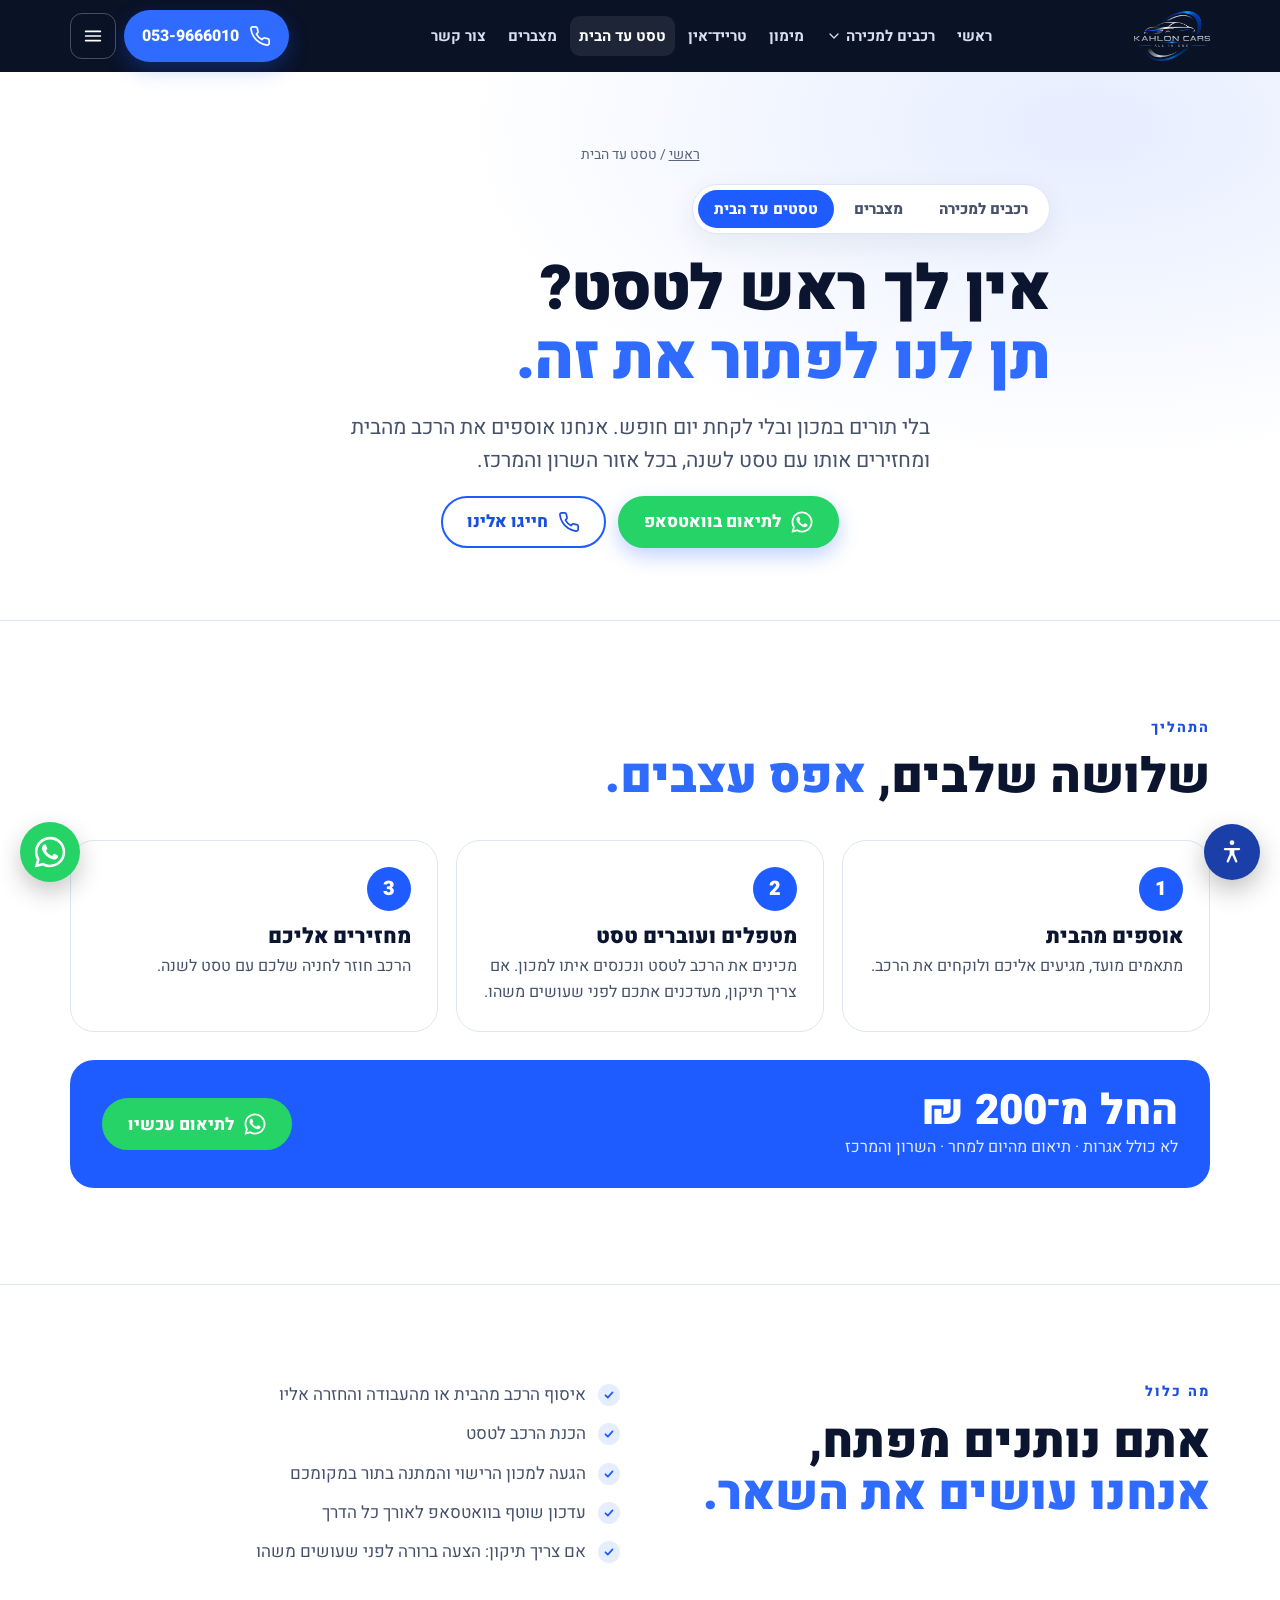
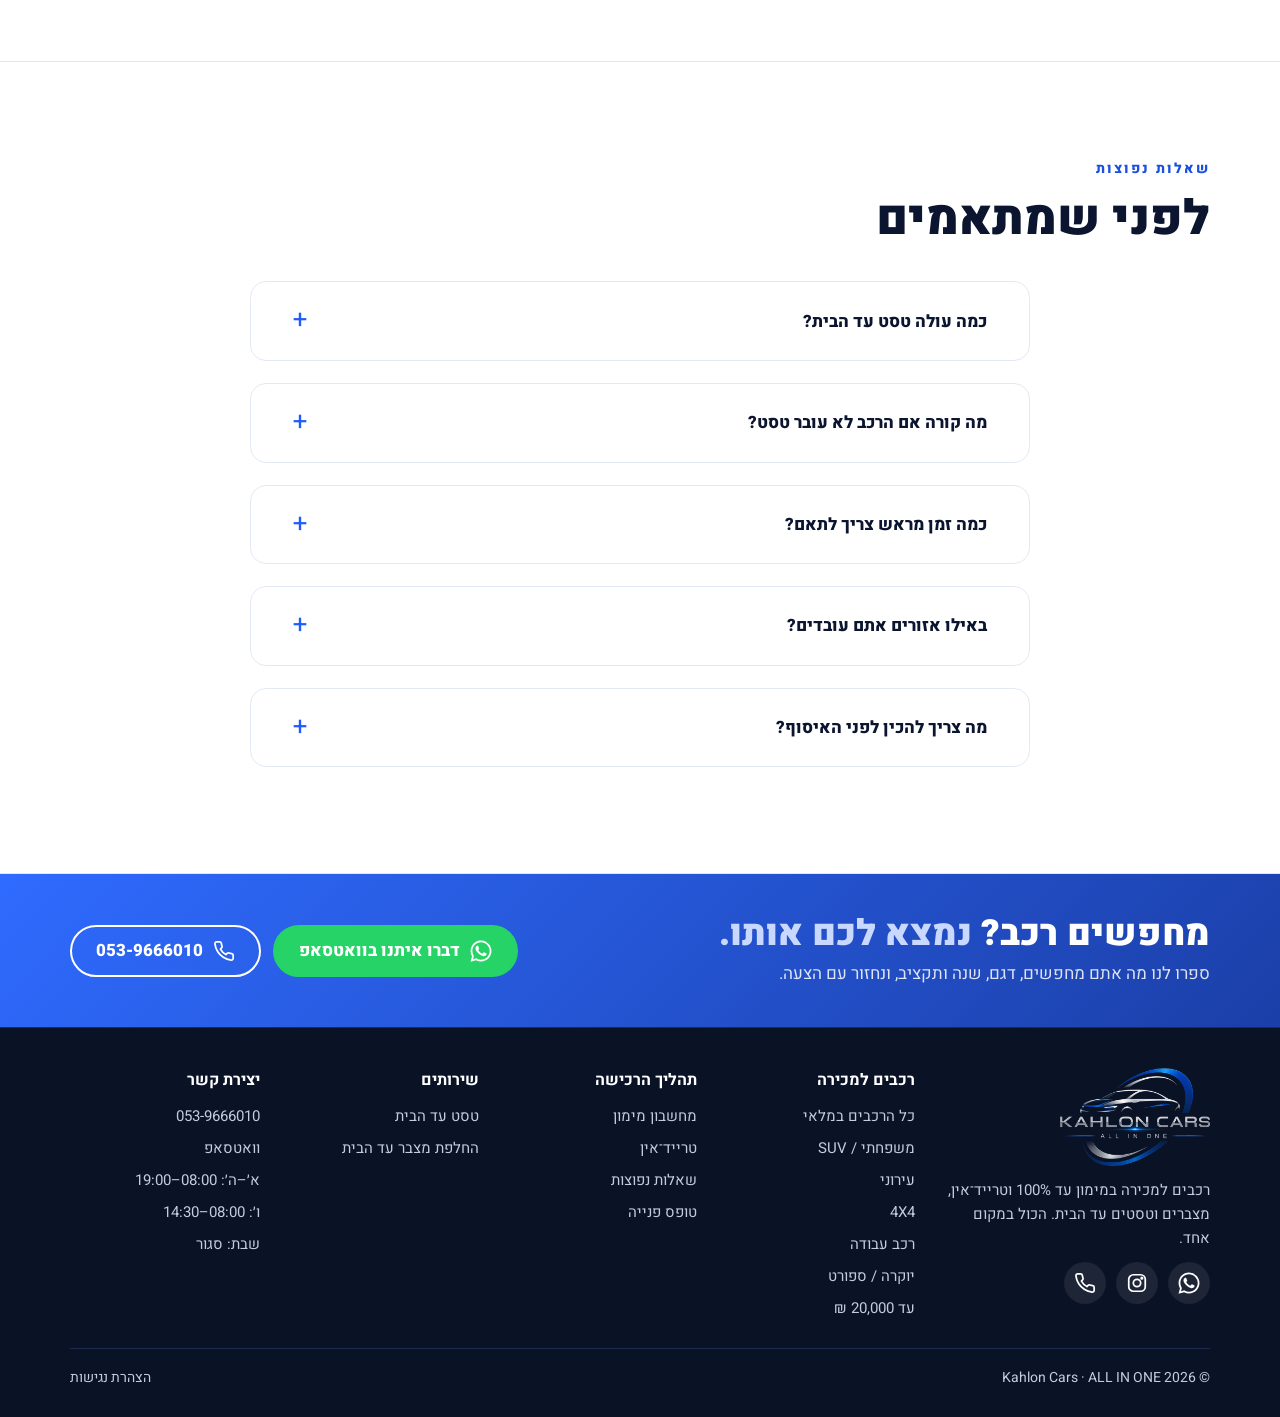
<file: test.html>
<!doctype html>
<html lang="he" dir="rtl" data-theme="light">
<head>
<meta charset="utf-8">
<meta name="viewport" content="width=device-width, initial-scale=1, viewport-fit=cover">
<title>טסט עד הבית בשרון ובמרכז | Kahlon Cars</title>
<meta name="claude:viewport-fit-sides" content="cover">
<meta name="description" content="אוספים את הרכב מהבית, מטפלים, עוברים טסט ומחזירים עם טסט לשנה. החל מ־200 ₪ לא כולל אגרות, בכל אזור השרון והמרכז.">
<link rel="canonical" href="https://www.kahloncars.co.il/test.html">
<meta property="og:type" content="website"><meta property="og:locale" content="he_IL">
<meta property="og:title" content="טסט עד הבית בשרון ובמרכז | Kahlon Cars"><meta property="og:description" content="אוספים את הרכב מהבית, מטפלים, עוברים טסט ומחזירים עם טסט לשנה. החל מ־200 ₪ לא כולל אגרות, בכל אזור השרון והמרכז.">
<meta property="og:image" content="https://www.kahloncars.co.il/img/og.jpg"><meta property="og:url" content="https://www.kahloncars.co.il/test.html">
<meta name="theme-color" content="#0B1530">
<link rel="icon" type="image/png" href="img/favicon.png"><link rel="apple-touch-icon" href="img/apple-touch-icon.png">
<link rel="preconnect" href="https://fonts.googleapis.com"><link rel="preconnect" href="https://fonts.gstatic.com" crossorigin>
<link rel="stylesheet" href="https://fonts.googleapis.com/css2?family=Heebo:wght@400;600;700;800;900&display=swap">
<link rel="stylesheet" href="site.css">
<script type="application/ld+json">{"@context": "https://schema.org", "@type": "FAQPage", "mainEntity": [{"@type": "Question", "name": "כמה עולה טסט עד הבית?", "acceptedAnswer": {"@type": "Answer", "text": "השירות מתחיל מ־200 ₪. המחיר לא כולל את האגרות של משרד התחבורה ושל מכון הרישוי, ואם הרכב צריך תיקון לפני הטסט, נתאם איתכם מראש."}}, {"@type": "Question", "name": "מה קורה אם הרכב לא עובר טסט?", "acceptedAnswer": {"@type": "Answer", "text": "אנחנו מטפלים בזה. מעדכנים אתכם מה צריך לתקן, ואחרי האישור שלכם מחזירים את הרכב לטסט חוזר. טסט חוזר כרוך בתשלום נוסף."}}, {"@type": "Question", "name": "כמה זמן מראש צריך לתאם?", "acceptedAnswer": {"@type": "Answer", "text": "בדרך כלל אפשר לתאם מהיום למחר. שלחו הודעה בוואטסאפ ונחזור אליכם עם מועד."}}, {"@type": "Question", "name": "באילו אזורים אתם עובדים?", "acceptedAnswer": {"@type": "Answer", "text": "בכל אזור השרון והמרכז. לא בטוחים אם אתם באזור? שלחו לנו את העיר בוואטסאפ."}}, {"@type": "Question", "name": "מה צריך להכין לפני האיסוף?", "acceptedAnswer": {"@type": "Answer", "text": "רישיון רכב ותעודת ביטוח חובה בתוקף. את כל השאר אנחנו מסדרים."}}]}</script>
</head>
<body>
<a class="sr" href="#main">דילוג לתוכן</a>
<header class="site-header"><div class="wrap">
<a class="brand" href="index.html" aria-label="Kahlon Cars – לעמוד הראשי"><img class="logo-light" src="img/logo-light.png" alt="Kahlon Cars" width="76" height="49"><img class="logo-dark" src="img/logo-dark.png" alt="" width="76" height="49"><span>KAHLON CARS</span></a>
<nav id="nav" class="nav" aria-label="ניווט ראשי">
<a href="index.html">ראשי</a>
<div class="dd"><a href="cars.html">רכבים למכירה <svg viewBox="0 0 24 24" width="16" height="16" fill="none" stroke="currentColor" stroke-width="1.9" stroke-linecap="round" stroke-linejoin="round" aria-hidden="true"><path d="M6 9l6 6 6-6"/></svg></a><div class="dd-panel"><a href="cars.html" class="dd-all"><svg viewBox="0 0 24 24" width="20" height="20" fill="none" stroke="currentColor" stroke-width="1.9" stroke-linecap="round" stroke-linejoin="round" aria-hidden="true"><path d="M3 15.5v-2.2c0-.8.5-1.4 1.2-1.6l2.3-.6 2.2-3a2 2 0 0 1 1.6-.8h4.4a2 2 0 0 1 1.6.8l2.2 3 1.3.3c.7.2 1.2.8 1.2 1.6v2.5h-1.5"/><path d="M5.5 15.5H3"/><path d="M9.5 15.5h5"/><circle cx="7.5" cy="15.8" r="1.8"/><circle cx="16.5" cy="15.8" r="1.8"/></svg><span>כל הרכבים במלאי</span></a><a href="cars.html?cat=family"><svg viewBox="0 0 24 24" width="20" height="20" fill="none" stroke="currentColor" stroke-width="1.9" stroke-linecap="round" stroke-linejoin="round" aria-hidden="true"><path d="M2.5 16v-3.5c0-.7.4-1.3 1-1.5L6 10l1.8-3.2A1.5 1.5 0 0 1 9.1 6h7.3a1.5 1.5 0 0 1 1.2.6L20 10l.6.3c.6.3.9.9.9 1.5V16h-1.5"/><path d="M2.5 16h2"/><path d="M9.5 16h5"/><circle cx="7" cy="16.3" r="2"/><circle cx="17" cy="16.3" r="2"/><path d="M6 10h14"/></svg><span>משפחתי / SUV</span></a><a href="cars.html?cat=city"><svg viewBox="0 0 24 24" width="20" height="20" fill="none" stroke="currentColor" stroke-width="1.9" stroke-linecap="round" stroke-linejoin="round" aria-hidden="true"><path d="M5 15.5v-2c0-.7.4-1.2 1-1.4l1.5-.4 2-2.8a1.6 1.6 0 0 1 1.3-.7h2.4a1.6 1.6 0 0 1 1.3.7l2 2.8 1.5.4c.6.2 1 .7 1 1.4v2h-1"/><path d="M6 15.5H5"/><path d="M10 15.5h4"/><circle cx="8" cy="15.8" r="1.7"/><circle cx="16" cy="15.8" r="1.7"/></svg><span>עירוני</span></a><a href="cars.html?cat=4x4"><svg viewBox="0 0 24 24" width="20" height="20" fill="none" stroke="currentColor" stroke-width="1.9" stroke-linecap="round" stroke-linejoin="round" aria-hidden="true"><path d="M4 20l5-9 3 4 3-6 5 11z"/><path d="M14.5 5.5a1.5 1.5 0 1 0 0-.01"/></svg><span>4X4</span></a><a href="cars.html?cat=work"><svg viewBox="0 0 24 24" width="20" height="20" fill="none" stroke="currentColor" stroke-width="1.9" stroke-linecap="round" stroke-linejoin="round" aria-hidden="true"><path d="M2.5 17V8a1 1 0 0 1 1-1h10v10"/><path d="M13.5 10h4l3 3.5V17h-1.5"/><path d="M2.5 17h2"/><path d="M9 17h6"/><circle cx="6.7" cy="17.2" r="1.9"/><circle cx="17" cy="17.2" r="1.9"/></svg><span>רכב עבודה</span></a><a href="cars.html?cat=sport"><svg viewBox="0 0 24 24" width="20" height="20" fill="none" stroke="currentColor" stroke-width="1.9" stroke-linecap="round" stroke-linejoin="round" aria-hidden="true"><path d="M12 3l2.7 5.6 6.1.9-4.4 4.3 1 6.1L12 17l-5.4 2.9 1-6.1L3.2 9.5l6.1-.9z"/></svg><span>יוקרה / ספורט</span></a><a href="cars.html?cat=budget"><svg viewBox="0 0 24 24" width="20" height="20" fill="none" stroke="currentColor" stroke-width="1.9" stroke-linecap="round" stroke-linejoin="round" aria-hidden="true"><circle cx="12" cy="12" r="9"/><path d="M14.8 9.2c-.5-.8-1.5-1.2-2.8-1.2-1.6 0-2.7.8-2.7 2s1 1.7 2.7 2 2.7.8 2.7 2-1.1 2-2.7 2c-1.3 0-2.3-.4-2.8-1.2"/><path d="M12 6.5v1.5"/><path d="M12 16v1.5"/></svg><span>עד 20,000 ₪</span></a></div></div>
<a href="finance.html">מימון</a>
<a href="tradein.html">טרייד־אין</a>
<a href="test.html" aria-current="page">טסט עד הבית</a>
<a href="battery.html">מצברים</a>
<a href="contact.html">צור קשר</a>
</nav>
<div class="header-cta"><a class="btn btn-primary btn-sm" href="tel:+972539666010" target="_blank" rel="noopener"><svg viewBox="0 0 24 24" width="22" height="22" fill="none" stroke="currentColor" stroke-width="1.9" stroke-linecap="round" stroke-linejoin="round" aria-hidden="true"><path d="M22 16.92v3a2 2 0 0 1-2.18 2 19.79 19.79 0 0 1-8.63-3.07 19.5 19.5 0 0 1-6-6 19.79 19.79 0 0 1-3.07-8.67A2 2 0 0 1 4.11 2h3a2 2 0 0 1 2 1.72 12.84 12.84 0 0 0 .7 2.81 2 2 0 0 1-.45 2.11L8.09 9.91a16 16 0 0 0 6 6l1.27-1.27a2 2 0 0 1 2.11-.45 12.84 12.84 0 0 0 2.81.7A2 2 0 0 1 22 16.92z"/></svg><span class="btn-call-text ltr">053-9666010</span><span class="sr">חייגו</span></a>
<button class="menu-btn" type="button" aria-controls="menu" aria-expanded="false" aria-label="תפריט"><svg viewBox="0 0 24 24" width="22" height="22" fill="none" stroke="currentColor" stroke-width="1.9" stroke-linecap="round" stroke-linejoin="round" aria-hidden="true"><path d="M4 7h16"/><path d="M4 12h16"/><path d="M4 17h16"/></svg></button></div>
</div>
<div id="menu" class="menu" hidden><div class="wrap">
<nav class="m-list" aria-label="תפריט">
<a href="index.html"><svg viewBox="0 0 24 24" width="22" height="22" fill="none" stroke="currentColor" stroke-width="1.9" stroke-linecap="round" stroke-linejoin="round" aria-hidden="true"><path d="M3 11l9-7 9 7"/><path d="M5 10v10h14V10"/></svg><span>ראשי</span></a>
<details class="m-sub"><summary><svg viewBox="0 0 24 24" width="22" height="22" fill="none" stroke="currentColor" stroke-width="1.9" stroke-linecap="round" stroke-linejoin="round" aria-hidden="true"><path d="M3 15.5v-2.2c0-.8.5-1.4 1.2-1.6l2.3-.6 2.2-3a2 2 0 0 1 1.6-.8h4.4a2 2 0 0 1 1.6.8l2.2 3 1.3.3c.7.2 1.2.8 1.2 1.6v2.5h-1.5"/><path d="M5.5 15.5H3"/><path d="M9.5 15.5h5"/><circle cx="7.5" cy="15.8" r="1.8"/><circle cx="16.5" cy="15.8" r="1.8"/></svg><span>רכבים למכירה</span><svg viewBox="0 0 24 24" width="18" height="18" fill="none" stroke="currentColor" stroke-width="1.9" stroke-linecap="round" stroke-linejoin="round" aria-hidden="true"><path d="M6 9l6 6 6-6"/></svg></summary><div class="m-sub-in"><a href="cars.html">כל הרכבים</a><a href="cars.html?cat=family">משפחתי / SUV</a><a href="cars.html?cat=city">עירוני</a><a href="cars.html?cat=4x4">4X4</a><a href="cars.html?cat=work">רכב עבודה</a><a href="cars.html?cat=sport">יוקרה / ספורט</a><a href="cars.html?cat=budget">עד 20,000 ₪</a></div></details>
<a href="finance.html"><svg viewBox="0 0 24 24" width="22" height="22" fill="none" stroke="currentColor" stroke-width="1.9" stroke-linecap="round" stroke-linejoin="round" aria-hidden="true"><circle cx="12" cy="12" r="9"/><path d="M9 15l6-6"/><circle cx="9.2" cy="9.2" r=".9"/><circle cx="14.8" cy="14.8" r=".9"/></svg><span>מימון</span></a>
<a href="tradein.html"><svg viewBox="0 0 24 24" width="22" height="22" fill="none" stroke="currentColor" stroke-width="1.9" stroke-linecap="round" stroke-linejoin="round" aria-hidden="true"><path d="M4 8h13l-3-3"/><path d="M20 16H7l3 3"/></svg><span>טרייד־אין</span></a>
<a href="battery.html"><svg viewBox="0 0 24 24" width="22" height="22" fill="none" stroke="currentColor" stroke-width="1.9" stroke-linecap="round" stroke-linejoin="round" aria-hidden="true"><rect x="2.5" y="7" width="17" height="10" rx="2"/><path d="M21.5 10.5v3"/><path d="M11.8 9l-2.3 3.3h3.2l-2.3 3.2"/></svg><span>מצברים</span></a>
<a href="test.html" aria-current="page"><svg viewBox="0 0 24 24" width="22" height="22" fill="none" stroke="currentColor" stroke-width="1.9" stroke-linecap="round" stroke-linejoin="round" aria-hidden="true"><path d="M14 3H7a2 2 0 0 0-2 2v14a2 2 0 0 0 2 2h10a2 2 0 0 0 2-2V8z"/><path d="M14 3v5h5"/><path d="M8.8 14.2l2.3 2.3 4.2-4.6"/></svg><span>טסט עד הבית</span></a>
<a href="contact.html"><svg viewBox="0 0 24 24" width="22" height="22" fill="none" stroke="currentColor" stroke-width="1.9" stroke-linecap="round" stroke-linejoin="round" aria-hidden="true"><circle cx="12" cy="8" r="4"/><path d="M4 21c1-4 4.5-6 8-6s7 2 8 6"/></svg><span>צור קשר</span></a>
</nav>
<div class="actions"><a class="btn btn-primary" href="https://wa.me/972539666010" target="_blank" rel="noopener"><svg class="wa-ico" viewBox="0 0 24 24" width="22" height="22" fill="currentColor" aria-hidden="true"><path d="M17.47 14.38c-.3-.15-1.76-.87-2.03-.97-.27-.1-.47-.15-.67.15-.2.3-.77.97-.94 1.17-.17.2-.35.22-.65.07-.3-.15-1.26-.46-2.4-1.48-.89-.79-1.49-1.77-1.66-2.07-.17-.3-.02-.46.13-.61.13-.13.3-.35.45-.52.15-.17.2-.3.3-.5.1-.2.05-.37-.02-.52-.08-.15-.67-1.62-.92-2.22-.24-.58-.49-.5-.67-.51h-.57c-.2 0-.52.07-.79.37-.27.3-1.04 1.02-1.04 2.48s1.07 2.88 1.21 3.08c.15.2 2.1 3.2 5.08 4.49.71.31 1.26.49 1.69.63.71.23 1.36.2 1.87.12.57-.09 1.76-.72 2.01-1.41.25-.69.25-1.29.17-1.41-.07-.13-.27-.2-.57-.35zM12.05 21.5h-.01a9.45 9.45 0 0 1-4.82-1.32l-.35-.21-3.58.94.96-3.49-.23-.36a9.43 9.43 0 0 1-1.45-5.03c0-5.22 4.25-9.47 9.48-9.47 2.53 0 4.91.99 6.7 2.78a9.4 9.4 0 0 1 2.77 6.7c0 5.22-4.25 9.47-9.47 9.47zm8.06-17.53A11.33 11.33 0 0 0 12.05.63C5.77.63.66 5.74.66 12.02c0 2.01.52 3.97 1.52 5.7L.56 23.63l6.04-1.58a11.36 11.36 0 0 0 5.44 1.39h.01c6.28 0 11.39-5.11 11.39-11.39 0-3.04-1.19-5.9-3.33-8.05z"/></svg>וואטסאפ</a><a class="btn btn-ghost" href="tel:+972539666010" target="_blank" rel="noopener"><svg viewBox="0 0 24 24" width="22" height="22" fill="none" stroke="currentColor" stroke-width="1.9" stroke-linecap="round" stroke-linejoin="round" aria-hidden="true"><path d="M22 16.92v3a2 2 0 0 1-2.18 2 19.79 19.79 0 0 1-8.63-3.07 19.5 19.5 0 0 1-6-6 19.79 19.79 0 0 1-3.07-8.67A2 2 0 0 1 4.11 2h3a2 2 0 0 1 2 1.72 12.84 12.84 0 0 0 .7 2.81 2 2 0 0 1-.45 2.11L8.09 9.91a16 16 0 0 0 6 6l1.27-1.27a2 2 0 0 1 2.11-.45 12.84 12.84 0 0 0 2.81.7A2 2 0 0 1 22 16.92z"/></svg>חייגו אלינו</a></div>
</div></div>
</header>
<main id="main">
<section id="top" class="page-hero hero"><div class="wrap">
<div class="crumbs"><a href="index.html">ראשי</a> / טסט עד הבית</div>
<div class="biz"><a href="cars.html">רכבים למכירה</a><a href="battery.html">מצברים</a><a href="test.html" class="biz-main" aria-current="page">טסטים עד הבית</a></div>
<h1>אין לך ראש לטסט? <span class="hl">תן לנו לפתור את זה.</span></h1>
<p class="lead">בלי תורים במכון ובלי לקחת יום חופש. אנחנו אוספים את הרכב מהבית ומחזירים אותו עם טסט לשנה, בכל אזור השרון והמרכז.</p>
<div class="actions"><a class="btn btn-primary" href="https://wa.me/972539666010?text=%D7%94%D7%99%D7%99%2C%20%D7%90%D7%A9%D7%9E%D7%97%20%D7%9C%D7%AA%D7%90%D7%9D%20%D7%98%D7%A1%D7%98%20%D7%A2%D7%93%20%D7%94%D7%91%D7%99%D7%AA" target="_blank" rel="noopener"><svg class="wa-ico" viewBox="0 0 24 24" width="22" height="22" fill="currentColor" aria-hidden="true"><path d="M17.47 14.38c-.3-.15-1.76-.87-2.03-.97-.27-.1-.47-.15-.67.15-.2.3-.77.97-.94 1.17-.17.2-.35.22-.65.07-.3-.15-1.26-.46-2.4-1.48-.89-.79-1.49-1.77-1.66-2.07-.17-.3-.02-.46.13-.61.13-.13.3-.35.45-.52.15-.17.2-.3.3-.5.1-.2.05-.37-.02-.52-.08-.15-.67-1.62-.92-2.22-.24-.58-.49-.5-.67-.51h-.57c-.2 0-.52.07-.79.37-.27.3-1.04 1.02-1.04 2.48s1.07 2.88 1.21 3.08c.15.2 2.1 3.2 5.08 4.49.71.31 1.26.49 1.69.63.71.23 1.36.2 1.87.12.57-.09 1.76-.72 2.01-1.41.25-.69.25-1.29.17-1.41-.07-.13-.27-.2-.57-.35zM12.05 21.5h-.01a9.45 9.45 0 0 1-4.82-1.32l-.35-.21-3.58.94.96-3.49-.23-.36a9.43 9.43 0 0 1-1.45-5.03c0-5.22 4.25-9.47 9.48-9.47 2.53 0 4.91.99 6.7 2.78a9.4 9.4 0 0 1 2.77 6.7c0 5.22-4.25 9.47-9.47 9.47zm8.06-17.53A11.33 11.33 0 0 0 12.05.63C5.77.63.66 5.74.66 12.02c0 2.01.52 3.97 1.52 5.7L.56 23.63l6.04-1.58a11.36 11.36 0 0 0 5.44 1.39h.01c6.28 0 11.39-5.11 11.39-11.39 0-3.04-1.19-5.9-3.33-8.05z"/></svg>לתיאום בוואטסאפ</a><a class="btn btn-ghost" href="tel:+972539666010" target="_blank" rel="noopener"><svg viewBox="0 0 24 24" width="22" height="22" fill="none" stroke="currentColor" stroke-width="1.9" stroke-linecap="round" stroke-linejoin="round" aria-hidden="true"><path d="M22 16.92v3a2 2 0 0 1-2.18 2 19.79 19.79 0 0 1-8.63-3.07 19.5 19.5 0 0 1-6-6 19.79 19.79 0 0 1-3.07-8.67A2 2 0 0 1 4.11 2h3a2 2 0 0 1 2 1.72 12.84 12.84 0 0 0 .7 2.81 2 2 0 0 1-.45 2.11L8.09 9.91a16 16 0 0 0 6 6l1.27-1.27a2 2 0 0 1 2.11-.45 12.84 12.84 0 0 0 2.81.7A2 2 0 0 1 22 16.92z"/></svg>חייגו אלינו</a></div>
</div></section>
<section class="section-alt"><div class="wrap">
<div class="head"><span class="eyebrow">התהליך</span><h2>שלושה שלבים, <span class="hl">אפס עצבים.</span></h2></div>
<div class="steps">
<div class="step"><h3>אוספים מהבית</h3><p>מתאמים מועד, מגיעים אליכם ולוקחים את הרכב.</p></div>
<div class="step"><h3>מטפלים ועוברים טסט</h3><p>מכינים את הרכב לטסט ונכנסים איתו למכון. אם צריך תיקון, מעדכנים אתכם לפני שעושים משהו.</p></div>
<div class="step"><h3>מחזירים אליכם</h3><p>הרכב חוזר לחניה שלכם עם טסט לשנה.</p></div>
</div>
<div class="banner"><div><div class="big">החל מ־200 ₪</div><div class="small">לא כולל אגרות · תיאום מהיום למחר · השרון והמרכז</div></div><div class="actions"><a class="btn btn-light" href="https://wa.me/972539666010?text=%D7%94%D7%99%D7%99%2C%20%D7%90%D7%A9%D7%9E%D7%97%20%D7%9C%D7%AA%D7%90%D7%9D%20%D7%98%D7%A1%D7%98%20%D7%A2%D7%93%20%D7%94%D7%91%D7%99%D7%AA" target="_blank" rel="noopener"><svg class="wa-ico" viewBox="0 0 24 24" width="22" height="22" fill="currentColor" aria-hidden="true"><path d="M17.47 14.38c-.3-.15-1.76-.87-2.03-.97-.27-.1-.47-.15-.67.15-.2.3-.77.97-.94 1.17-.17.2-.35.22-.65.07-.3-.15-1.26-.46-2.4-1.48-.89-.79-1.49-1.77-1.66-2.07-.17-.3-.02-.46.13-.61.13-.13.3-.35.45-.52.15-.17.2-.3.3-.5.1-.2.05-.37-.02-.52-.08-.15-.67-1.62-.92-2.22-.24-.58-.49-.5-.67-.51h-.57c-.2 0-.52.07-.79.37-.27.3-1.04 1.02-1.04 2.48s1.07 2.88 1.21 3.08c.15.2 2.1 3.2 5.08 4.49.71.31 1.26.49 1.69.63.71.23 1.36.2 1.87.12.57-.09 1.76-.72 2.01-1.41.25-.69.25-1.29.17-1.41-.07-.13-.27-.2-.57-.35zM12.05 21.5h-.01a9.45 9.45 0 0 1-4.82-1.32l-.35-.21-3.58.94.96-3.49-.23-.36a9.43 9.43 0 0 1-1.45-5.03c0-5.22 4.25-9.47 9.48-9.47 2.53 0 4.91.99 6.7 2.78a9.4 9.4 0 0 1 2.77 6.7c0 5.22-4.25 9.47-9.47 9.47zm8.06-17.53A11.33 11.33 0 0 0 12.05.63C5.77.63.66 5.74.66 12.02c0 2.01.52 3.97 1.52 5.7L.56 23.63l6.04-1.58a11.36 11.36 0 0 0 5.44 1.39h.01c6.28 0 11.39-5.11 11.39-11.39 0-3.04-1.19-5.9-3.33-8.05z"/></svg>לתיאום עכשיו</a></div></div>
</div></section>
<section><div class="wrap split">
<div class="head" style="margin:0"><span class="eyebrow">מה כלול</span><h2>אתם נותנים מפתח, <span class="hl">אנחנו עושים את השאר.</span></h2></div>
<ul class="checklist">
<li>איסוף הרכב מהבית או מהעבודה והחזרה אליו</li>
<li>הכנת הרכב לטסט</li>
<li>הגעה למכון הרישוי והמתנה בתור במקומכם</li>
<li>עדכון שוטף בוואטסאפ לאורך כל הדרך</li>
<li>אם צריך תיקון: הצעה ברורה לפני שעושים משהו</li>
</ul>
</div></section>
<section class="section-alt"><div class="wrap"><div class="head"><span class="eyebrow">שאלות נפוצות</span><h2>לפני שמתאמים</h2></div><div class="faq"><details><summary>כמה עולה טסט עד הבית?</summary><p>השירות מתחיל מ־200 ₪. המחיר לא כולל את האגרות של משרד התחבורה ושל מכון הרישוי, ואם הרכב צריך תיקון לפני הטסט, נתאם איתכם מראש.</p></details><details><summary>מה קורה אם הרכב לא עובר טסט?</summary><p>אנחנו מטפלים בזה. מעדכנים אתכם מה צריך לתקן, ואחרי האישור שלכם מחזירים את הרכב לטסט חוזר. טסט חוזר כרוך בתשלום נוסף.</p></details><details><summary>כמה זמן מראש צריך לתאם?</summary><p>בדרך כלל אפשר לתאם מהיום למחר. שלחו הודעה בוואטסאפ ונחזור אליכם עם מועד.</p></details><details><summary>באילו אזורים אתם עובדים?</summary><p>בכל אזור השרון והמרכז. לא בטוחים אם אתם באזור? שלחו לנו את העיר בוואטסאפ.</p></details><details><summary>מה צריך להכין לפני האיסוף?</summary><p>רישיון רכב ותעודת ביטוח חובה בתוקף. את כל השאר אנחנו מסדרים.</p></details></div></div></section>
</main>
<section class="pre-foot"><div class="wrap">
<div><h2>מחפשים רכב? <span class="hl">נמצא לכם אותו.</span></h2><p>ספרו לנו מה אתם מחפשים, דגם, שנה ותקציב, ונחזור עם הצעה.</p></div>
<div class="actions"><a class="btn btn-primary" href="https://wa.me/972539666010?text=%D7%94%D7%99%D7%99%2C%20%D7%90%D7%A0%D7%99%20%D7%9E%D7%97%D7%A4%D7%A9%20%D7%A8%D7%9B%D7%91.%20" target="_blank" rel="noopener"><svg class="wa-ico" viewBox="0 0 24 24" width="22" height="22" fill="currentColor" aria-hidden="true"><path d="M17.47 14.38c-.3-.15-1.76-.87-2.03-.97-.27-.1-.47-.15-.67.15-.2.3-.77.97-.94 1.17-.17.2-.35.22-.65.07-.3-.15-1.26-.46-2.4-1.48-.89-.79-1.49-1.77-1.66-2.07-.17-.3-.02-.46.13-.61.13-.13.3-.35.45-.52.15-.17.2-.3.3-.5.1-.2.05-.37-.02-.52-.08-.15-.67-1.62-.92-2.22-.24-.58-.49-.5-.67-.51h-.57c-.2 0-.52.07-.79.37-.27.3-1.04 1.02-1.04 2.48s1.07 2.88 1.21 3.08c.15.2 2.1 3.2 5.08 4.49.71.31 1.26.49 1.69.63.71.23 1.36.2 1.87.12.57-.09 1.76-.72 2.01-1.41.25-.69.25-1.29.17-1.41-.07-.13-.27-.2-.57-.35zM12.05 21.5h-.01a9.45 9.45 0 0 1-4.82-1.32l-.35-.21-3.58.94.96-3.49-.23-.36a9.43 9.43 0 0 1-1.45-5.03c0-5.22 4.25-9.47 9.48-9.47 2.53 0 4.91.99 6.7 2.78a9.4 9.4 0 0 1 2.77 6.7c0 5.22-4.25 9.47-9.47 9.47zm8.06-17.53A11.33 11.33 0 0 0 12.05.63C5.77.63.66 5.74.66 12.02c0 2.01.52 3.97 1.52 5.7L.56 23.63l6.04-1.58a11.36 11.36 0 0 0 5.44 1.39h.01c6.28 0 11.39-5.11 11.39-11.39 0-3.04-1.19-5.9-3.33-8.05z"/></svg>דברו איתנו בוואטסאפ</a><a class="btn btn-outline-light" href="tel:+972539666010" target="_blank" rel="noopener"><svg viewBox="0 0 24 24" width="22" height="22" fill="none" stroke="currentColor" stroke-width="1.9" stroke-linecap="round" stroke-linejoin="round" aria-hidden="true"><path d="M22 16.92v3a2 2 0 0 1-2.18 2 19.79 19.79 0 0 1-8.63-3.07 19.5 19.5 0 0 1-6-6 19.79 19.79 0 0 1-3.07-8.67A2 2 0 0 1 4.11 2h3a2 2 0 0 1 2 1.72 12.84 12.84 0 0 0 .7 2.81 2 2 0 0 1-.45 2.11L8.09 9.91a16 16 0 0 0 6 6l1.27-1.27a2 2 0 0 1 2.11-.45 12.84 12.84 0 0 0 2.81.7A2 2 0 0 1 22 16.92z"/></svg><span class="ltr">053-9666010</span></a></div>
</div></section>
<footer class="site-footer"><div class="wrap">
<div class="cols cols5">
<div class="f-about"><img src="img/logo-dark.png" alt="Kahlon Cars" width="150" height="97"><p>רכבים למכירה במימון עד 100% וטרייד־אין, מצברים וטסטים עד הבית. הכול במקום אחד.</p><div class="f-social"><a href="https://wa.me/972539666010" target="_blank" rel="noopener" aria-label="וואטסאפ"><svg class="wa-ico" viewBox="0 0 24 24" width="22" height="22" fill="currentColor" aria-hidden="true"><path d="M17.47 14.38c-.3-.15-1.76-.87-2.03-.97-.27-.1-.47-.15-.67.15-.2.3-.77.97-.94 1.17-.17.2-.35.22-.65.07-.3-.15-1.26-.46-2.4-1.48-.89-.79-1.49-1.77-1.66-2.07-.17-.3-.02-.46.13-.61.13-.13.3-.35.45-.52.15-.17.2-.3.3-.5.1-.2.05-.37-.02-.52-.08-.15-.67-1.62-.92-2.22-.24-.58-.49-.5-.67-.51h-.57c-.2 0-.52.07-.79.37-.27.3-1.04 1.02-1.04 2.48s1.07 2.88 1.21 3.08c.15.2 2.1 3.2 5.08 4.49.71.31 1.26.49 1.69.63.71.23 1.36.2 1.87.12.57-.09 1.76-.72 2.01-1.41.25-.69.25-1.29.17-1.41-.07-.13-.27-.2-.57-.35zM12.05 21.5h-.01a9.45 9.45 0 0 1-4.82-1.32l-.35-.21-3.58.94.96-3.49-.23-.36a9.43 9.43 0 0 1-1.45-5.03c0-5.22 4.25-9.47 9.48-9.47 2.53 0 4.91.99 6.7 2.78a9.4 9.4 0 0 1 2.77 6.7c0 5.22-4.25 9.47-9.47 9.47zm8.06-17.53A11.33 11.33 0 0 0 12.05.63C5.77.63.66 5.74.66 12.02c0 2.01.52 3.97 1.52 5.7L.56 23.63l6.04-1.58a11.36 11.36 0 0 0 5.44 1.39h.01c6.28 0 11.39-5.11 11.39-11.39 0-3.04-1.19-5.9-3.33-8.05z"/></svg></a><a href="https://www.instagram.com/kahlon.cars/" target="_blank" rel="noopener" aria-label="אינסטגרם"><svg viewBox="0 0 24 24" width="22" height="22" fill="none" stroke="currentColor" stroke-width="1.9" stroke-linecap="round" stroke-linejoin="round" aria-hidden="true"><rect x="3" y="3" width="18" height="18" rx="5"/><circle cx="12" cy="12" r="4"/><circle cx="17.3" cy="6.7" r=".8"/></svg></a><a href="tel:+972539666010" target="_blank" rel="noopener" aria-label="טלפון"><svg viewBox="0 0 24 24" width="22" height="22" fill="none" stroke="currentColor" stroke-width="1.9" stroke-linecap="round" stroke-linejoin="round" aria-hidden="true"><path d="M22 16.92v3a2 2 0 0 1-2.18 2 19.79 19.79 0 0 1-8.63-3.07 19.5 19.5 0 0 1-6-6 19.79 19.79 0 0 1-3.07-8.67A2 2 0 0 1 4.11 2h3a2 2 0 0 1 2 1.72 12.84 12.84 0 0 0 .7 2.81 2 2 0 0 1-.45 2.11L8.09 9.91a16 16 0 0 0 6 6l1.27-1.27a2 2 0 0 1 2.11-.45 12.84 12.84 0 0 0 2.81.7A2 2 0 0 1 22 16.92z"/></svg></a></div></div>
<div><h4>רכבים למכירה</h4><ul><li><a href="cars.html">כל הרכבים במלאי</a></li><li><a href="cars.html?cat=family">משפחתי / SUV</a></li><li><a href="cars.html?cat=city">עירוני</a></li><li><a href="cars.html?cat=4x4">4X4</a></li><li><a href="cars.html?cat=work">רכב עבודה</a></li><li><a href="cars.html?cat=sport">יוקרה / ספורט</a></li><li><a href="cars.html?cat=budget">עד 20,000 ₪</a></li></ul></div>
<div><h4>תהליך הרכישה</h4><ul><li><a href="finance.html">מחשבון מימון</a></li><li><a href="tradein.html">טרייד־אין</a></li><li><a href="cars.html#faq">שאלות נפוצות</a></li><li><a href="contact.html">טופס פנייה</a></li></ul></div>
<div><h4>שירותים</h4><ul><li><a href="test.html">טסט עד הבית</a></li><li><a href="battery.html">החלפת מצבר עד הבית</a></li></ul></div>
<div><h4>יצירת קשר</h4><ul><li><a href="tel:+972539666010" target="_blank" rel="noopener" class="ltr">053-9666010</a></li><li><a href="https://wa.me/972539666010" target="_blank" rel="noopener">וואטסאפ</a></li><li>א׳–ה׳: 08:00–19:00</li><li>ו׳: 08:00–14:30</li><li>שבת: סגור</li></ul></div>
</div>
<div class="legal"><span>© <span id="year">2026</span> Kahlon Cars · ALL IN ONE</span><span><a href="accessibility.html">הצהרת נגישות</a></span></div>
</div></footer>
<a class="fab" href="https://wa.me/972539666010" target="_blank" rel="noopener" aria-label="שלחו לנו הודעה בוואטסאפ"><svg class="wa-ico" viewBox="0 0 24 24"  fill="currentColor" aria-hidden="true"><path d="M17.47 14.38c-.3-.15-1.76-.87-2.03-.97-.27-.1-.47-.15-.67.15-.2.3-.77.97-.94 1.17-.17.2-.35.22-.65.07-.3-.15-1.26-.46-2.4-1.48-.89-.79-1.49-1.77-1.66-2.07-.17-.3-.02-.46.13-.61.13-.13.3-.35.45-.52.15-.17.2-.3.3-.5.1-.2.05-.37-.02-.52-.08-.15-.67-1.62-.92-2.22-.24-.58-.49-.5-.67-.51h-.57c-.2 0-.52.07-.79.37-.27.3-1.04 1.02-1.04 2.48s1.07 2.88 1.21 3.08c.15.2 2.1 3.2 5.08 4.49.71.31 1.26.49 1.69.63.71.23 1.36.2 1.87.12.57-.09 1.76-.72 2.01-1.41.25-.69.25-1.29.17-1.41-.07-.13-.27-.2-.57-.35zM12.05 21.5h-.01a9.45 9.45 0 0 1-4.82-1.32l-.35-.21-3.58.94.96-3.49-.23-.36a9.43 9.43 0 0 1-1.45-5.03c0-5.22 4.25-9.47 9.48-9.47 2.53 0 4.91.99 6.7 2.78a9.4 9.4 0 0 1 2.77 6.7c0 5.22-4.25 9.47-9.47 9.47zm8.06-17.53A11.33 11.33 0 0 0 12.05.63C5.77.63.66 5.74.66 12.02c0 2.01.52 3.97 1.52 5.7L.56 23.63l6.04-1.58a11.36 11.36 0 0 0 5.44 1.39h.01c6.28 0 11.39-5.11 11.39-11.39 0-3.04-1.19-5.9-3.33-8.05z"/></svg></a>
<script src="cars.js"></script><script src="site.js"></script>
</body></html>
</file>
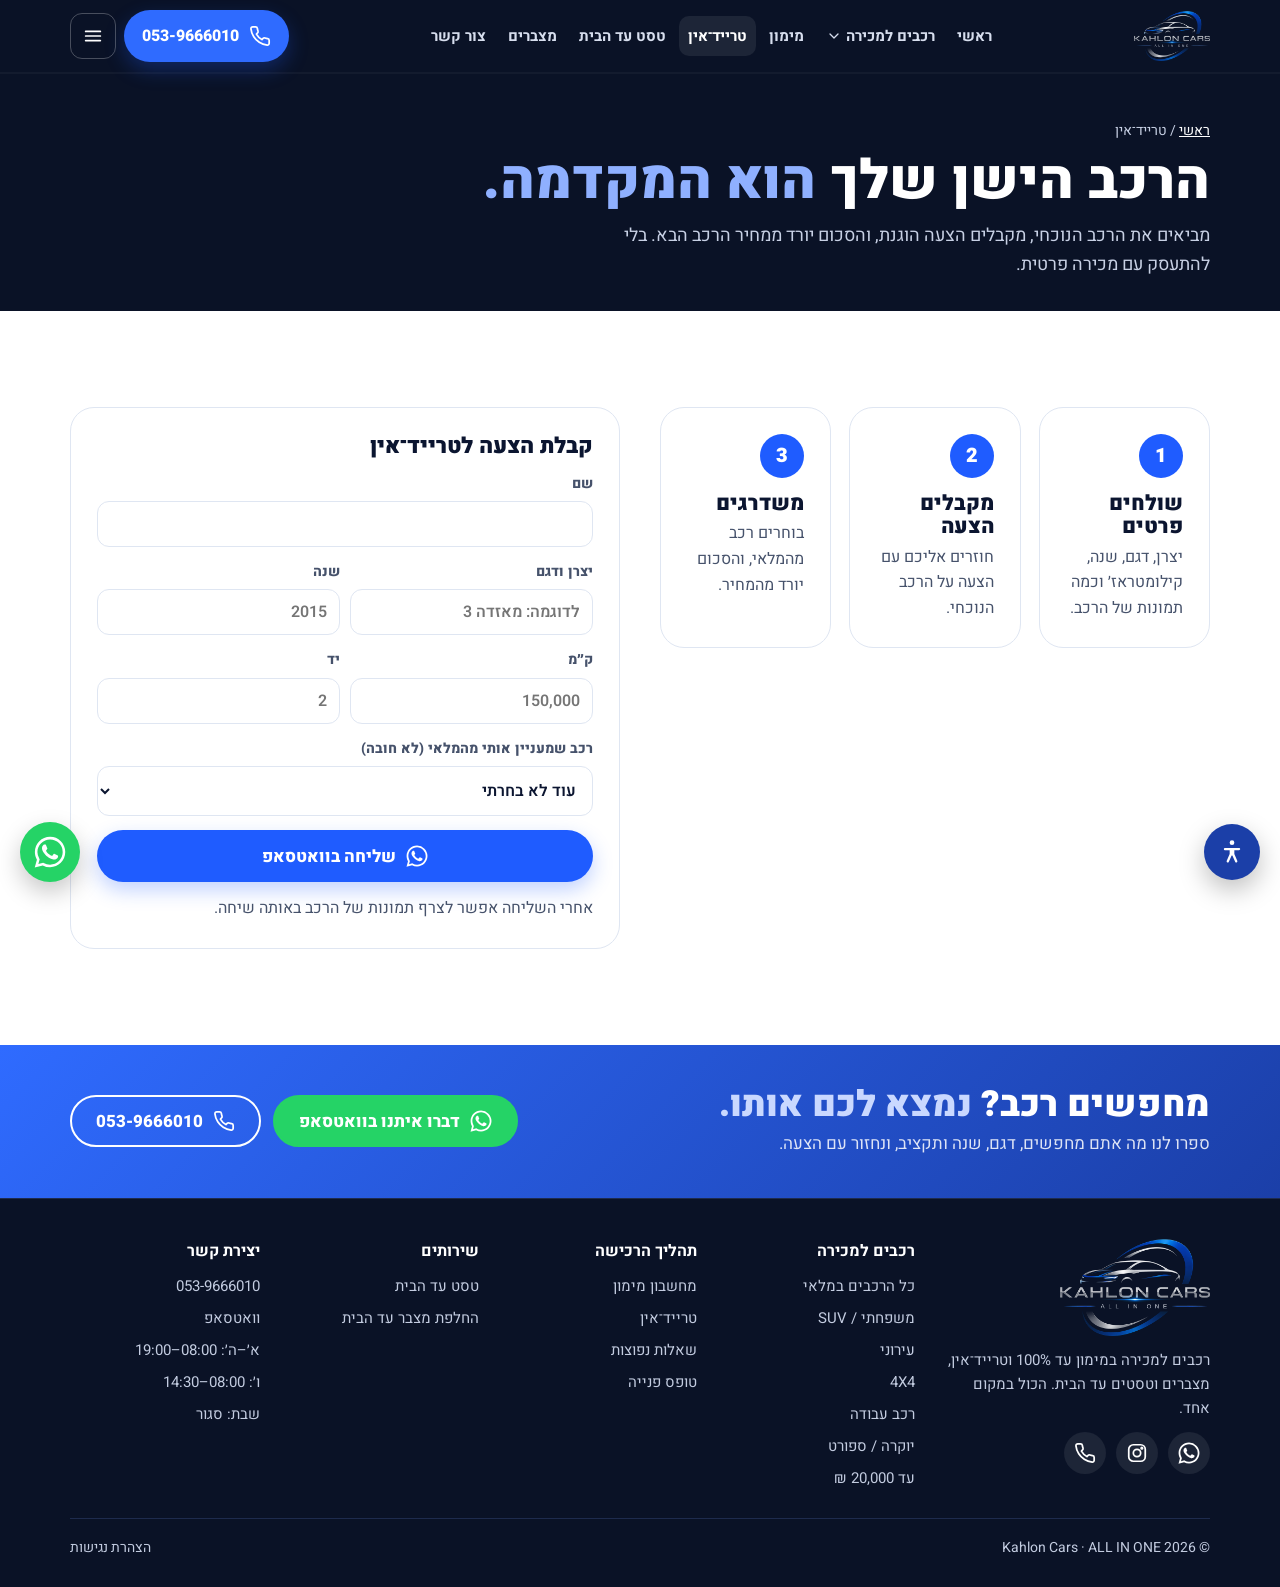
<file: tradein.html>
<!doctype html>
<html lang="he" dir="rtl" data-theme="light">
<head>
<meta charset="utf-8">
<meta name="viewport" content="width=device-width, initial-scale=1, viewport-fit=cover">
<title>טרייד־אין | Kahlon Cars</title>
<meta name="claude:viewport-fit-sides" content="cover">
<meta name="description" content="טרייד־אין ב־Kahlon Cars: מביאים את הרכב הנוכחי, מקבלים הצעה ומשדרגים לרכב הבא.">
<link rel="canonical" href="https://www.kahloncars.co.il/tradein.html">
<meta property="og:type" content="website"><meta property="og:locale" content="he_IL">
<meta property="og:title" content="טרייד־אין | Kahlon Cars"><meta property="og:description" content="טרייד־אין ב־Kahlon Cars: מביאים את הרכב הנוכחי, מקבלים הצעה ומשדרגים לרכב הבא.">
<meta property="og:image" content="https://www.kahloncars.co.il/img/og.jpg"><meta property="og:url" content="https://www.kahloncars.co.il/tradein.html">
<meta name="theme-color" content="#0B1530">
<link rel="icon" type="image/png" href="img/favicon.png"><link rel="apple-touch-icon" href="img/apple-touch-icon.png">
<link rel="preconnect" href="https://fonts.googleapis.com"><link rel="preconnect" href="https://fonts.gstatic.com" crossorigin>
<link rel="stylesheet" href="https://fonts.googleapis.com/css2?family=Heebo:wght@400;600;700;800;900&display=swap">
<link rel="stylesheet" href="site.css">
</head>
<body>
<a class="sr" href="#main">דילוג לתוכן</a>
<header class="site-header"><div class="wrap">
<a class="brand" href="index.html" aria-label="Kahlon Cars – לעמוד הראשי"><img class="logo-light" src="img/logo-light.png" alt="Kahlon Cars" width="76" height="49"><img class="logo-dark" src="img/logo-dark.png" alt="" width="76" height="49"><span>KAHLON CARS</span></a>
<nav id="nav" class="nav" aria-label="ניווט ראשי">
<a href="index.html">ראשי</a>
<div class="dd"><a href="cars.html">רכבים למכירה <svg viewBox="0 0 24 24" width="16" height="16" fill="none" stroke="currentColor" stroke-width="1.9" stroke-linecap="round" stroke-linejoin="round" aria-hidden="true"><path d="M6 9l6 6 6-6"/></svg></a><div class="dd-panel"><a href="cars.html" class="dd-all"><svg viewBox="0 0 24 24" width="20" height="20" fill="none" stroke="currentColor" stroke-width="1.9" stroke-linecap="round" stroke-linejoin="round" aria-hidden="true"><path d="M3 15.5v-2.2c0-.8.5-1.4 1.2-1.6l2.3-.6 2.2-3a2 2 0 0 1 1.6-.8h4.4a2 2 0 0 1 1.6.8l2.2 3 1.3.3c.7.2 1.2.8 1.2 1.6v2.5h-1.5"/><path d="M5.5 15.5H3"/><path d="M9.5 15.5h5"/><circle cx="7.5" cy="15.8" r="1.8"/><circle cx="16.5" cy="15.8" r="1.8"/></svg><span>כל הרכבים במלאי</span></a><a href="cars.html?cat=family"><svg viewBox="0 0 24 24" width="20" height="20" fill="none" stroke="currentColor" stroke-width="1.9" stroke-linecap="round" stroke-linejoin="round" aria-hidden="true"><path d="M2.5 16v-3.5c0-.7.4-1.3 1-1.5L6 10l1.8-3.2A1.5 1.5 0 0 1 9.1 6h7.3a1.5 1.5 0 0 1 1.2.6L20 10l.6.3c.6.3.9.9.9 1.5V16h-1.5"/><path d="M2.5 16h2"/><path d="M9.5 16h5"/><circle cx="7" cy="16.3" r="2"/><circle cx="17" cy="16.3" r="2"/><path d="M6 10h14"/></svg><span>משפחתי / SUV</span></a><a href="cars.html?cat=city"><svg viewBox="0 0 24 24" width="20" height="20" fill="none" stroke="currentColor" stroke-width="1.9" stroke-linecap="round" stroke-linejoin="round" aria-hidden="true"><path d="M5 15.5v-2c0-.7.4-1.2 1-1.4l1.5-.4 2-2.8a1.6 1.6 0 0 1 1.3-.7h2.4a1.6 1.6 0 0 1 1.3.7l2 2.8 1.5.4c.6.2 1 .7 1 1.4v2h-1"/><path d="M6 15.5H5"/><path d="M10 15.5h4"/><circle cx="8" cy="15.8" r="1.7"/><circle cx="16" cy="15.8" r="1.7"/></svg><span>עירוני</span></a><a href="cars.html?cat=4x4"><svg viewBox="0 0 24 24" width="20" height="20" fill="none" stroke="currentColor" stroke-width="1.9" stroke-linecap="round" stroke-linejoin="round" aria-hidden="true"><path d="M4 20l5-9 3 4 3-6 5 11z"/><path d="M14.5 5.5a1.5 1.5 0 1 0 0-.01"/></svg><span>4X4</span></a><a href="cars.html?cat=work"><svg viewBox="0 0 24 24" width="20" height="20" fill="none" stroke="currentColor" stroke-width="1.9" stroke-linecap="round" stroke-linejoin="round" aria-hidden="true"><path d="M2.5 17V8a1 1 0 0 1 1-1h10v10"/><path d="M13.5 10h4l3 3.5V17h-1.5"/><path d="M2.5 17h2"/><path d="M9 17h6"/><circle cx="6.7" cy="17.2" r="1.9"/><circle cx="17" cy="17.2" r="1.9"/></svg><span>רכב עבודה</span></a><a href="cars.html?cat=sport"><svg viewBox="0 0 24 24" width="20" height="20" fill="none" stroke="currentColor" stroke-width="1.9" stroke-linecap="round" stroke-linejoin="round" aria-hidden="true"><path d="M12 3l2.7 5.6 6.1.9-4.4 4.3 1 6.1L12 17l-5.4 2.9 1-6.1L3.2 9.5l6.1-.9z"/></svg><span>יוקרה / ספורט</span></a><a href="cars.html?cat=budget"><svg viewBox="0 0 24 24" width="20" height="20" fill="none" stroke="currentColor" stroke-width="1.9" stroke-linecap="round" stroke-linejoin="round" aria-hidden="true"><circle cx="12" cy="12" r="9"/><path d="M14.8 9.2c-.5-.8-1.5-1.2-2.8-1.2-1.6 0-2.7.8-2.7 2s1 1.7 2.7 2 2.7.8 2.7 2-1.1 2-2.7 2c-1.3 0-2.3-.4-2.8-1.2"/><path d="M12 6.5v1.5"/><path d="M12 16v1.5"/></svg><span>עד 20,000 ₪</span></a></div></div>
<a href="finance.html">מימון</a>
<a href="tradein.html" aria-current="page">טרייד־אין</a>
<a href="test.html">טסט עד הבית</a>
<a href="battery.html">מצברים</a>
<a href="contact.html">צור קשר</a>
</nav>
<div class="header-cta"><a class="btn btn-primary btn-sm" href="tel:+972539666010" target="_blank" rel="noopener"><svg viewBox="0 0 24 24" width="22" height="22" fill="none" stroke="currentColor" stroke-width="1.9" stroke-linecap="round" stroke-linejoin="round" aria-hidden="true"><path d="M22 16.92v3a2 2 0 0 1-2.18 2 19.79 19.79 0 0 1-8.63-3.07 19.5 19.5 0 0 1-6-6 19.79 19.79 0 0 1-3.07-8.67A2 2 0 0 1 4.11 2h3a2 2 0 0 1 2 1.72 12.84 12.84 0 0 0 .7 2.81 2 2 0 0 1-.45 2.11L8.09 9.91a16 16 0 0 0 6 6l1.27-1.27a2 2 0 0 1 2.11-.45 12.84 12.84 0 0 0 2.81.7A2 2 0 0 1 22 16.92z"/></svg><span class="btn-call-text ltr">053-9666010</span><span class="sr">חייגו</span></a>
<button class="menu-btn" type="button" aria-controls="menu" aria-expanded="false" aria-label="תפריט"><svg viewBox="0 0 24 24" width="22" height="22" fill="none" stroke="currentColor" stroke-width="1.9" stroke-linecap="round" stroke-linejoin="round" aria-hidden="true"><path d="M4 7h16"/><path d="M4 12h16"/><path d="M4 17h16"/></svg></button></div>
</div>
<div id="menu" class="menu" hidden><div class="wrap">
<nav class="m-list" aria-label="תפריט">
<a href="index.html"><svg viewBox="0 0 24 24" width="22" height="22" fill="none" stroke="currentColor" stroke-width="1.9" stroke-linecap="round" stroke-linejoin="round" aria-hidden="true"><path d="M3 11l9-7 9 7"/><path d="M5 10v10h14V10"/></svg><span>ראשי</span></a>
<details class="m-sub"><summary><svg viewBox="0 0 24 24" width="22" height="22" fill="none" stroke="currentColor" stroke-width="1.9" stroke-linecap="round" stroke-linejoin="round" aria-hidden="true"><path d="M3 15.5v-2.2c0-.8.5-1.4 1.2-1.6l2.3-.6 2.2-3a2 2 0 0 1 1.6-.8h4.4a2 2 0 0 1 1.6.8l2.2 3 1.3.3c.7.2 1.2.8 1.2 1.6v2.5h-1.5"/><path d="M5.5 15.5H3"/><path d="M9.5 15.5h5"/><circle cx="7.5" cy="15.8" r="1.8"/><circle cx="16.5" cy="15.8" r="1.8"/></svg><span>רכבים למכירה</span><svg viewBox="0 0 24 24" width="18" height="18" fill="none" stroke="currentColor" stroke-width="1.9" stroke-linecap="round" stroke-linejoin="round" aria-hidden="true"><path d="M6 9l6 6 6-6"/></svg></summary><div class="m-sub-in"><a href="cars.html">כל הרכבים</a><a href="cars.html?cat=family">משפחתי / SUV</a><a href="cars.html?cat=city">עירוני</a><a href="cars.html?cat=4x4">4X4</a><a href="cars.html?cat=work">רכב עבודה</a><a href="cars.html?cat=sport">יוקרה / ספורט</a><a href="cars.html?cat=budget">עד 20,000 ₪</a></div></details>
<a href="finance.html"><svg viewBox="0 0 24 24" width="22" height="22" fill="none" stroke="currentColor" stroke-width="1.9" stroke-linecap="round" stroke-linejoin="round" aria-hidden="true"><circle cx="12" cy="12" r="9"/><path d="M9 15l6-6"/><circle cx="9.2" cy="9.2" r=".9"/><circle cx="14.8" cy="14.8" r=".9"/></svg><span>מימון</span></a>
<a href="tradein.html" aria-current="page"><svg viewBox="0 0 24 24" width="22" height="22" fill="none" stroke="currentColor" stroke-width="1.9" stroke-linecap="round" stroke-linejoin="round" aria-hidden="true"><path d="M4 8h13l-3-3"/><path d="M20 16H7l3 3"/></svg><span>טרייד־אין</span></a>
<a href="battery.html"><svg viewBox="0 0 24 24" width="22" height="22" fill="none" stroke="currentColor" stroke-width="1.9" stroke-linecap="round" stroke-linejoin="round" aria-hidden="true"><rect x="2.5" y="7" width="17" height="10" rx="2"/><path d="M21.5 10.5v3"/><path d="M11.8 9l-2.3 3.3h3.2l-2.3 3.2"/></svg><span>מצברים</span></a>
<a href="test.html"><svg viewBox="0 0 24 24" width="22" height="22" fill="none" stroke="currentColor" stroke-width="1.9" stroke-linecap="round" stroke-linejoin="round" aria-hidden="true"><path d="M14 3H7a2 2 0 0 0-2 2v14a2 2 0 0 0 2 2h10a2 2 0 0 0 2-2V8z"/><path d="M14 3v5h5"/><path d="M8.8 14.2l2.3 2.3 4.2-4.6"/></svg><span>טסט עד הבית</span></a>
<a href="contact.html"><svg viewBox="0 0 24 24" width="22" height="22" fill="none" stroke="currentColor" stroke-width="1.9" stroke-linecap="round" stroke-linejoin="round" aria-hidden="true"><circle cx="12" cy="8" r="4"/><path d="M4 21c1-4 4.5-6 8-6s7 2 8 6"/></svg><span>צור קשר</span></a>
</nav>
<div class="actions"><a class="btn btn-primary" href="https://wa.me/972539666010" target="_blank" rel="noopener"><svg class="wa-ico" viewBox="0 0 24 24" width="22" height="22" fill="currentColor" aria-hidden="true"><path d="M17.47 14.38c-.3-.15-1.76-.87-2.03-.97-.27-.1-.47-.15-.67.15-.2.3-.77.97-.94 1.17-.17.2-.35.22-.65.07-.3-.15-1.26-.46-2.4-1.48-.89-.79-1.49-1.77-1.66-2.07-.17-.3-.02-.46.13-.61.13-.13.3-.35.45-.52.15-.17.2-.3.3-.5.1-.2.05-.37-.02-.52-.08-.15-.67-1.62-.92-2.22-.24-.58-.49-.5-.67-.51h-.57c-.2 0-.52.07-.79.37-.27.3-1.04 1.02-1.04 2.48s1.07 2.88 1.21 3.08c.15.2 2.1 3.2 5.08 4.49.71.31 1.26.49 1.69.63.71.23 1.36.2 1.87.12.57-.09 1.76-.72 2.01-1.41.25-.69.25-1.29.17-1.41-.07-.13-.27-.2-.57-.35zM12.05 21.5h-.01a9.45 9.45 0 0 1-4.82-1.32l-.35-.21-3.58.94.96-3.49-.23-.36a9.43 9.43 0 0 1-1.45-5.03c0-5.22 4.25-9.47 9.48-9.47 2.53 0 4.91.99 6.7 2.78a9.4 9.4 0 0 1 2.77 6.7c0 5.22-4.25 9.47-9.47 9.47zm8.06-17.53A11.33 11.33 0 0 0 12.05.63C5.77.63.66 5.74.66 12.02c0 2.01.52 3.97 1.52 5.7L.56 23.63l6.04-1.58a11.36 11.36 0 0 0 5.44 1.39h.01c6.28 0 11.39-5.11 11.39-11.39 0-3.04-1.19-5.9-3.33-8.05z"/></svg>וואטסאפ</a><a class="btn btn-ghost" href="tel:+972539666010" target="_blank" rel="noopener"><svg viewBox="0 0 24 24" width="22" height="22" fill="none" stroke="currentColor" stroke-width="1.9" stroke-linecap="round" stroke-linejoin="round" aria-hidden="true"><path d="M22 16.92v3a2 2 0 0 1-2.18 2 19.79 19.79 0 0 1-8.63-3.07 19.5 19.5 0 0 1-6-6 19.79 19.79 0 0 1-3.07-8.67A2 2 0 0 1 4.11 2h3a2 2 0 0 1 2 1.72 12.84 12.84 0 0 0 .7 2.81 2 2 0 0 1-.45 2.11L8.09 9.91a16 16 0 0 0 6 6l1.27-1.27a2 2 0 0 1 2.11-.45 12.84 12.84 0 0 0 2.81.7A2 2 0 0 1 22 16.92z"/></svg>חייגו אלינו</a></div>
</div></div>
</header>
<main id="main">
<section class="page-top"><div class="wrap">
<div class="crumbs"><a href="index.html">ראשי</a> / טרייד־אין</div>
<h1>הרכב הישן שלך <span class="hl">הוא המקדמה.</span></h1>
<p>מביאים את הרכב הנוכחי, מקבלים הצעה הוגנת, והסכום יורד ממחיר הרכב הבא. בלי להתעסק עם מכירה פרטית.</p>
</div></section>
<section><div class="wrap split">
<div class="steps">
<div class="step"><h3>שולחים פרטים</h3><p>יצרן, דגם, שנה, קילומטראז׳ וכמה תמונות של הרכב.</p></div>
<div class="step"><h3>מקבלים הצעה</h3><p>חוזרים אליכם עם הצעה על הרכב הנוכחי.</p></div>
<div class="step"><h3>משדרגים</h3><p>בוחרים רכב מהמלאי, והסכום יורד מהמחיר.</p></div>
</div>
<form class="card trade-form" id="trade-form">
<h3>קבלת הצעה לטרייד־אין</h3>
<label class="f"><span>שם</span><input id="t-name" required autocomplete="name"></label>
<div class="f2"><label class="f"><span>יצרן ודגם</span><input id="t-model" required placeholder="לדוגמה: מאזדה 3"></label><label class="f"><span>שנה</span><input id="t-year" inputmode="numeric" placeholder="2015"></label></div>
<div class="f2"><label class="f"><span>ק״מ</span><input id="t-km" inputmode="numeric" placeholder="150,000"></label><label class="f"><span>יד</span><input id="t-hand" inputmode="numeric" placeholder="2"></label></div>
<label class="f"><span>רכב שמעניין אותי מהמלאי (לא חובה)</span><select id="t-want"><option value="">עוד לא בחרתי</option></select></label>
<button class="btn btn-primary" type="submit"><svg class="wa-ico" viewBox="0 0 24 24" width="22" height="22" fill="currentColor" aria-hidden="true"><path d="M17.47 14.38c-.3-.15-1.76-.87-2.03-.97-.27-.1-.47-.15-.67.15-.2.3-.77.97-.94 1.17-.17.2-.35.22-.65.07-.3-.15-1.26-.46-2.4-1.48-.89-.79-1.49-1.77-1.66-2.07-.17-.3-.02-.46.13-.61.13-.13.3-.35.45-.52.15-.17.2-.3.3-.5.1-.2.05-.37-.02-.52-.08-.15-.67-1.62-.92-2.22-.24-.58-.49-.5-.67-.51h-.57c-.2 0-.52.07-.79.37-.27.3-1.04 1.02-1.04 2.48s1.07 2.88 1.21 3.08c.15.2 2.1 3.2 5.08 4.49.71.31 1.26.49 1.69.63.71.23 1.36.2 1.87.12.57-.09 1.76-.72 2.01-1.41.25-.69.25-1.29.17-1.41-.07-.13-.27-.2-.57-.35zM12.05 21.5h-.01a9.45 9.45 0 0 1-4.82-1.32l-.35-.21-3.58.94.96-3.49-.23-.36a9.43 9.43 0 0 1-1.45-5.03c0-5.22 4.25-9.47 9.48-9.47 2.53 0 4.91.99 6.7 2.78a9.4 9.4 0 0 1 2.77 6.7c0 5.22-4.25 9.47-9.47 9.47zm8.06-17.53A11.33 11.33 0 0 0 12.05.63C5.77.63.66 5.74.66 12.02c0 2.01.52 3.97 1.52 5.7L.56 23.63l6.04-1.58a11.36 11.36 0 0 0 5.44 1.39h.01c6.28 0 11.39-5.11 11.39-11.39 0-3.04-1.19-5.9-3.33-8.05z"/></svg>שליחה בוואטסאפ</button>
<p class="note">אחרי השליחה אפשר לצרף תמונות של הרכב באותה שיחה.</p>
</form>
</div></section>
</main>
<section class="pre-foot"><div class="wrap">
<div><h2>מחפשים רכב? <span class="hl">נמצא לכם אותו.</span></h2><p>ספרו לנו מה אתם מחפשים, דגם, שנה ותקציב, ונחזור עם הצעה.</p></div>
<div class="actions"><a class="btn btn-primary" href="https://wa.me/972539666010?text=%D7%94%D7%99%D7%99%2C%20%D7%90%D7%A0%D7%99%20%D7%9E%D7%97%D7%A4%D7%A9%20%D7%A8%D7%9B%D7%91.%20" target="_blank" rel="noopener"><svg class="wa-ico" viewBox="0 0 24 24" width="22" height="22" fill="currentColor" aria-hidden="true"><path d="M17.47 14.38c-.3-.15-1.76-.87-2.03-.97-.27-.1-.47-.15-.67.15-.2.3-.77.97-.94 1.17-.17.2-.35.22-.65.07-.3-.15-1.26-.46-2.4-1.48-.89-.79-1.49-1.77-1.66-2.07-.17-.3-.02-.46.13-.61.13-.13.3-.35.45-.52.15-.17.2-.3.3-.5.1-.2.05-.37-.02-.52-.08-.15-.67-1.62-.92-2.22-.24-.58-.49-.5-.67-.51h-.57c-.2 0-.52.07-.79.37-.27.3-1.04 1.02-1.04 2.48s1.07 2.88 1.21 3.08c.15.2 2.1 3.2 5.08 4.49.71.31 1.26.49 1.69.63.71.23 1.36.2 1.87.12.57-.09 1.76-.72 2.01-1.41.25-.69.25-1.29.17-1.41-.07-.13-.27-.2-.57-.35zM12.05 21.5h-.01a9.45 9.45 0 0 1-4.82-1.32l-.35-.21-3.58.94.96-3.49-.23-.36a9.43 9.43 0 0 1-1.45-5.03c0-5.22 4.25-9.47 9.48-9.47 2.53 0 4.91.99 6.7 2.78a9.4 9.4 0 0 1 2.77 6.7c0 5.22-4.25 9.47-9.47 9.47zm8.06-17.53A11.33 11.33 0 0 0 12.05.63C5.77.63.66 5.74.66 12.02c0 2.01.52 3.97 1.52 5.7L.56 23.63l6.04-1.58a11.36 11.36 0 0 0 5.44 1.39h.01c6.28 0 11.39-5.11 11.39-11.39 0-3.04-1.19-5.9-3.33-8.05z"/></svg>דברו איתנו בוואטסאפ</a><a class="btn btn-outline-light" href="tel:+972539666010" target="_blank" rel="noopener"><svg viewBox="0 0 24 24" width="22" height="22" fill="none" stroke="currentColor" stroke-width="1.9" stroke-linecap="round" stroke-linejoin="round" aria-hidden="true"><path d="M22 16.92v3a2 2 0 0 1-2.18 2 19.79 19.79 0 0 1-8.63-3.07 19.5 19.5 0 0 1-6-6 19.79 19.79 0 0 1-3.07-8.67A2 2 0 0 1 4.11 2h3a2 2 0 0 1 2 1.72 12.84 12.84 0 0 0 .7 2.81 2 2 0 0 1-.45 2.11L8.09 9.91a16 16 0 0 0 6 6l1.27-1.27a2 2 0 0 1 2.11-.45 12.84 12.84 0 0 0 2.81.7A2 2 0 0 1 22 16.92z"/></svg><span class="ltr">053-9666010</span></a></div>
</div></section>
<footer class="site-footer"><div class="wrap">
<div class="cols cols5">
<div class="f-about"><img src="img/logo-dark.png" alt="Kahlon Cars" width="150" height="97"><p>רכבים למכירה במימון עד 100% וטרייד־אין, מצברים וטסטים עד הבית. הכול במקום אחד.</p><div class="f-social"><a href="https://wa.me/972539666010" target="_blank" rel="noopener" aria-label="וואטסאפ"><svg class="wa-ico" viewBox="0 0 24 24" width="22" height="22" fill="currentColor" aria-hidden="true"><path d="M17.47 14.38c-.3-.15-1.76-.87-2.03-.97-.27-.1-.47-.15-.67.15-.2.3-.77.97-.94 1.17-.17.2-.35.22-.65.07-.3-.15-1.26-.46-2.4-1.48-.89-.79-1.49-1.77-1.66-2.07-.17-.3-.02-.46.13-.61.13-.13.3-.35.45-.52.15-.17.2-.3.3-.5.1-.2.05-.37-.02-.52-.08-.15-.67-1.62-.92-2.22-.24-.58-.49-.5-.67-.51h-.57c-.2 0-.52.07-.79.37-.27.3-1.04 1.02-1.04 2.48s1.07 2.88 1.21 3.08c.15.2 2.1 3.2 5.08 4.49.71.31 1.26.49 1.69.63.71.23 1.36.2 1.87.12.57-.09 1.76-.72 2.01-1.41.25-.69.25-1.29.17-1.41-.07-.13-.27-.2-.57-.35zM12.05 21.5h-.01a9.45 9.45 0 0 1-4.82-1.32l-.35-.21-3.58.94.96-3.49-.23-.36a9.43 9.43 0 0 1-1.45-5.03c0-5.22 4.25-9.47 9.48-9.47 2.53 0 4.91.99 6.7 2.78a9.4 9.4 0 0 1 2.77 6.7c0 5.22-4.25 9.47-9.47 9.47zm8.06-17.53A11.33 11.33 0 0 0 12.05.63C5.77.63.66 5.74.66 12.02c0 2.01.52 3.97 1.52 5.7L.56 23.63l6.04-1.58a11.36 11.36 0 0 0 5.44 1.39h.01c6.28 0 11.39-5.11 11.39-11.39 0-3.04-1.19-5.9-3.33-8.05z"/></svg></a><a href="https://www.instagram.com/kahlon.cars/" target="_blank" rel="noopener" aria-label="אינסטגרם"><svg viewBox="0 0 24 24" width="22" height="22" fill="none" stroke="currentColor" stroke-width="1.9" stroke-linecap="round" stroke-linejoin="round" aria-hidden="true"><rect x="3" y="3" width="18" height="18" rx="5"/><circle cx="12" cy="12" r="4"/><circle cx="17.3" cy="6.7" r=".8"/></svg></a><a href="tel:+972539666010" target="_blank" rel="noopener" aria-label="טלפון"><svg viewBox="0 0 24 24" width="22" height="22" fill="none" stroke="currentColor" stroke-width="1.9" stroke-linecap="round" stroke-linejoin="round" aria-hidden="true"><path d="M22 16.92v3a2 2 0 0 1-2.18 2 19.79 19.79 0 0 1-8.63-3.07 19.5 19.5 0 0 1-6-6 19.79 19.79 0 0 1-3.07-8.67A2 2 0 0 1 4.11 2h3a2 2 0 0 1 2 1.72 12.84 12.84 0 0 0 .7 2.81 2 2 0 0 1-.45 2.11L8.09 9.91a16 16 0 0 0 6 6l1.27-1.27a2 2 0 0 1 2.11-.45 12.84 12.84 0 0 0 2.81.7A2 2 0 0 1 22 16.92z"/></svg></a></div></div>
<div><h4>רכבים למכירה</h4><ul><li><a href="cars.html">כל הרכבים במלאי</a></li><li><a href="cars.html?cat=family">משפחתי / SUV</a></li><li><a href="cars.html?cat=city">עירוני</a></li><li><a href="cars.html?cat=4x4">4X4</a></li><li><a href="cars.html?cat=work">רכב עבודה</a></li><li><a href="cars.html?cat=sport">יוקרה / ספורט</a></li><li><a href="cars.html?cat=budget">עד 20,000 ₪</a></li></ul></div>
<div><h4>תהליך הרכישה</h4><ul><li><a href="finance.html">מחשבון מימון</a></li><li><a href="tradein.html">טרייד־אין</a></li><li><a href="cars.html#faq">שאלות נפוצות</a></li><li><a href="contact.html">טופס פנייה</a></li></ul></div>
<div><h4>שירותים</h4><ul><li><a href="test.html">טסט עד הבית</a></li><li><a href="battery.html">החלפת מצבר עד הבית</a></li></ul></div>
<div><h4>יצירת קשר</h4><ul><li><a href="tel:+972539666010" target="_blank" rel="noopener" class="ltr">053-9666010</a></li><li><a href="https://wa.me/972539666010" target="_blank" rel="noopener">וואטסאפ</a></li><li>א׳–ה׳: 08:00–19:00</li><li>ו׳: 08:00–14:30</li><li>שבת: סגור</li></ul></div>
</div>
<div class="legal"><span>© <span id="year">2026</span> Kahlon Cars · ALL IN ONE</span><span><a href="accessibility.html">הצהרת נגישות</a></span></div>
</div></footer>
<a class="fab" href="https://wa.me/972539666010" target="_blank" rel="noopener" aria-label="שלחו לנו הודעה בוואטסאפ"><svg class="wa-ico" viewBox="0 0 24 24"  fill="currentColor" aria-hidden="true"><path d="M17.47 14.38c-.3-.15-1.76-.87-2.03-.97-.27-.1-.47-.15-.67.15-.2.3-.77.97-.94 1.17-.17.2-.35.22-.65.07-.3-.15-1.26-.46-2.4-1.48-.89-.79-1.49-1.77-1.66-2.07-.17-.3-.02-.46.13-.61.13-.13.3-.35.45-.52.15-.17.2-.3.3-.5.1-.2.05-.37-.02-.52-.08-.15-.67-1.62-.92-2.22-.24-.58-.49-.5-.67-.51h-.57c-.2 0-.52.07-.79.37-.27.3-1.04 1.02-1.04 2.48s1.07 2.88 1.21 3.08c.15.2 2.1 3.2 5.08 4.49.71.31 1.26.49 1.69.63.71.23 1.36.2 1.87.12.57-.09 1.76-.72 2.01-1.41.25-.69.25-1.29.17-1.41-.07-.13-.27-.2-.57-.35zM12.05 21.5h-.01a9.45 9.45 0 0 1-4.82-1.32l-.35-.21-3.58.94.96-3.49-.23-.36a9.43 9.43 0 0 1-1.45-5.03c0-5.22 4.25-9.47 9.48-9.47 2.53 0 4.91.99 6.7 2.78a9.4 9.4 0 0 1 2.77 6.7c0 5.22-4.25 9.47-9.47 9.47zm8.06-17.53A11.33 11.33 0 0 0 12.05.63C5.77.63.66 5.74.66 12.02c0 2.01.52 3.97 1.52 5.7L.56 23.63l6.04-1.58a11.36 11.36 0 0 0 5.44 1.39h.01c6.28 0 11.39-5.11 11.39-11.39 0-3.04-1.19-5.9-3.33-8.05z"/></svg></a>
<script src="cars.js"></script><script src="site.js"></script>
</body></html>
</file>
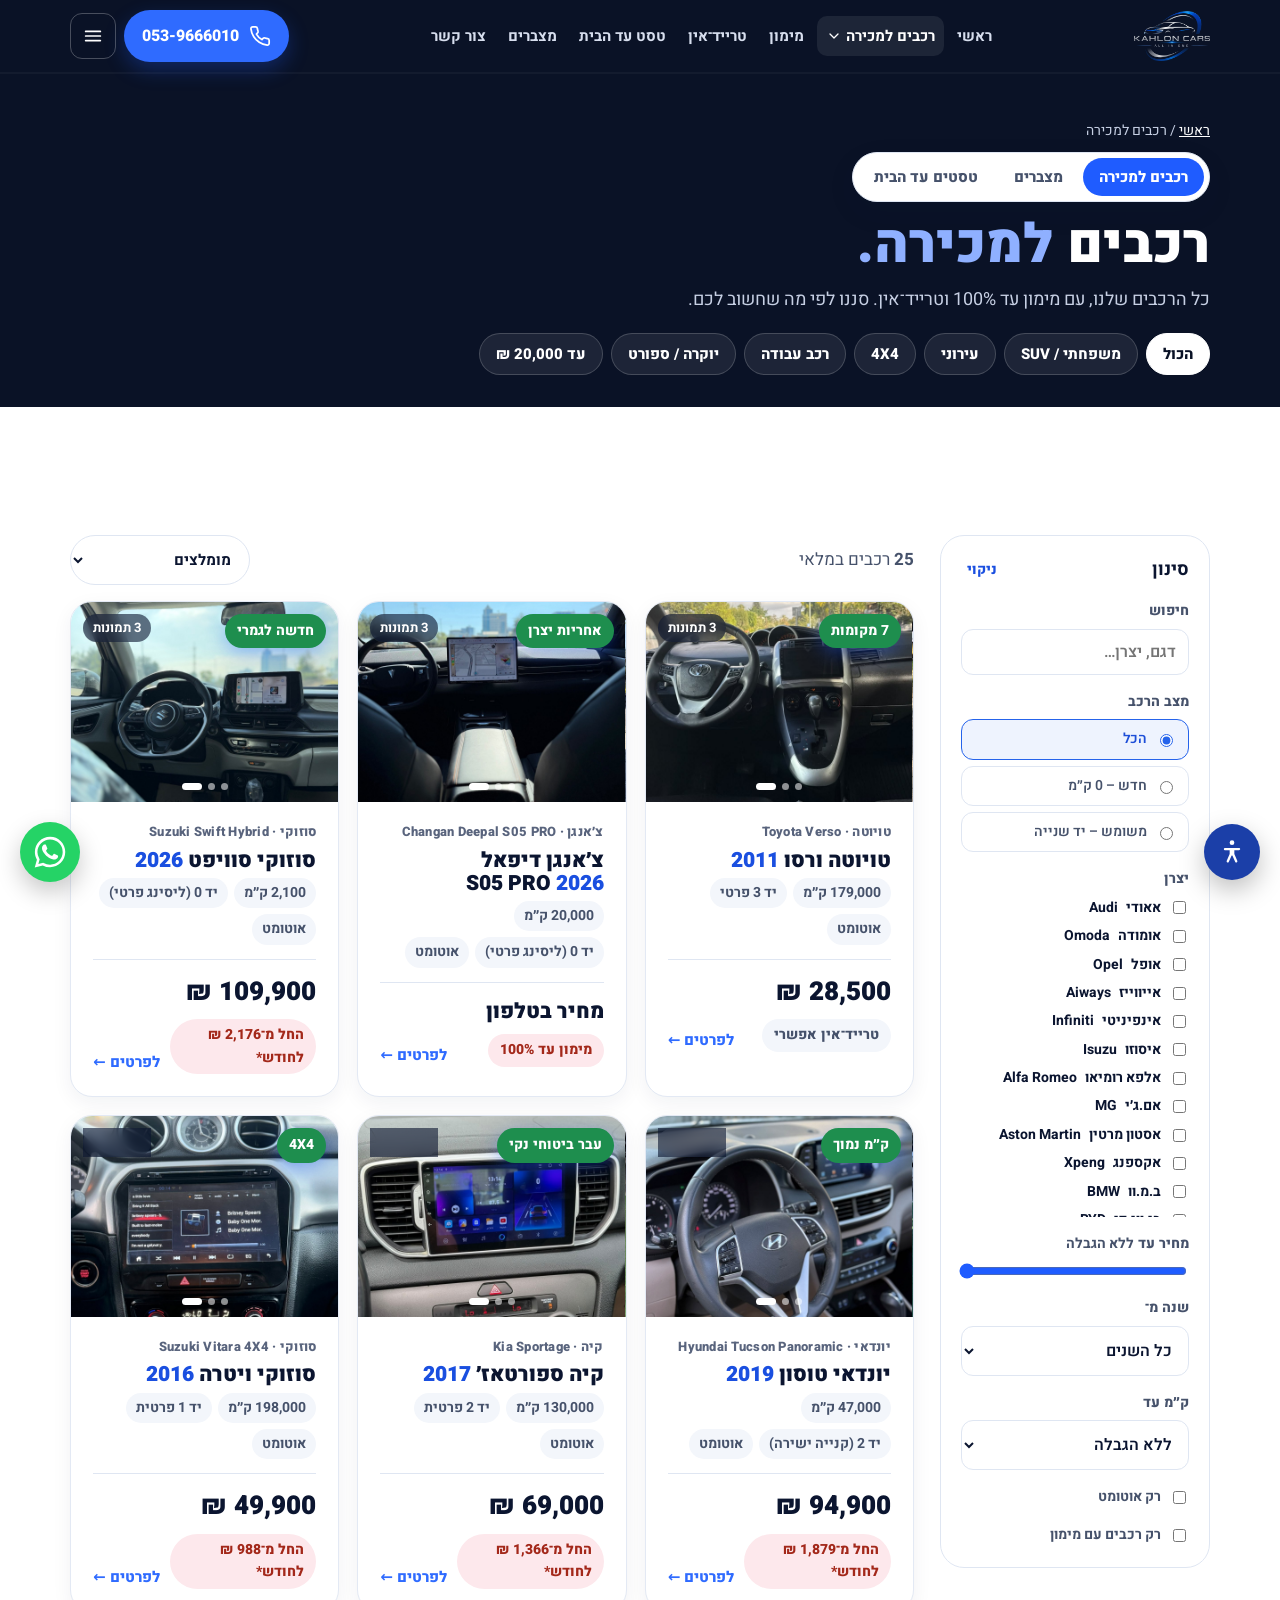
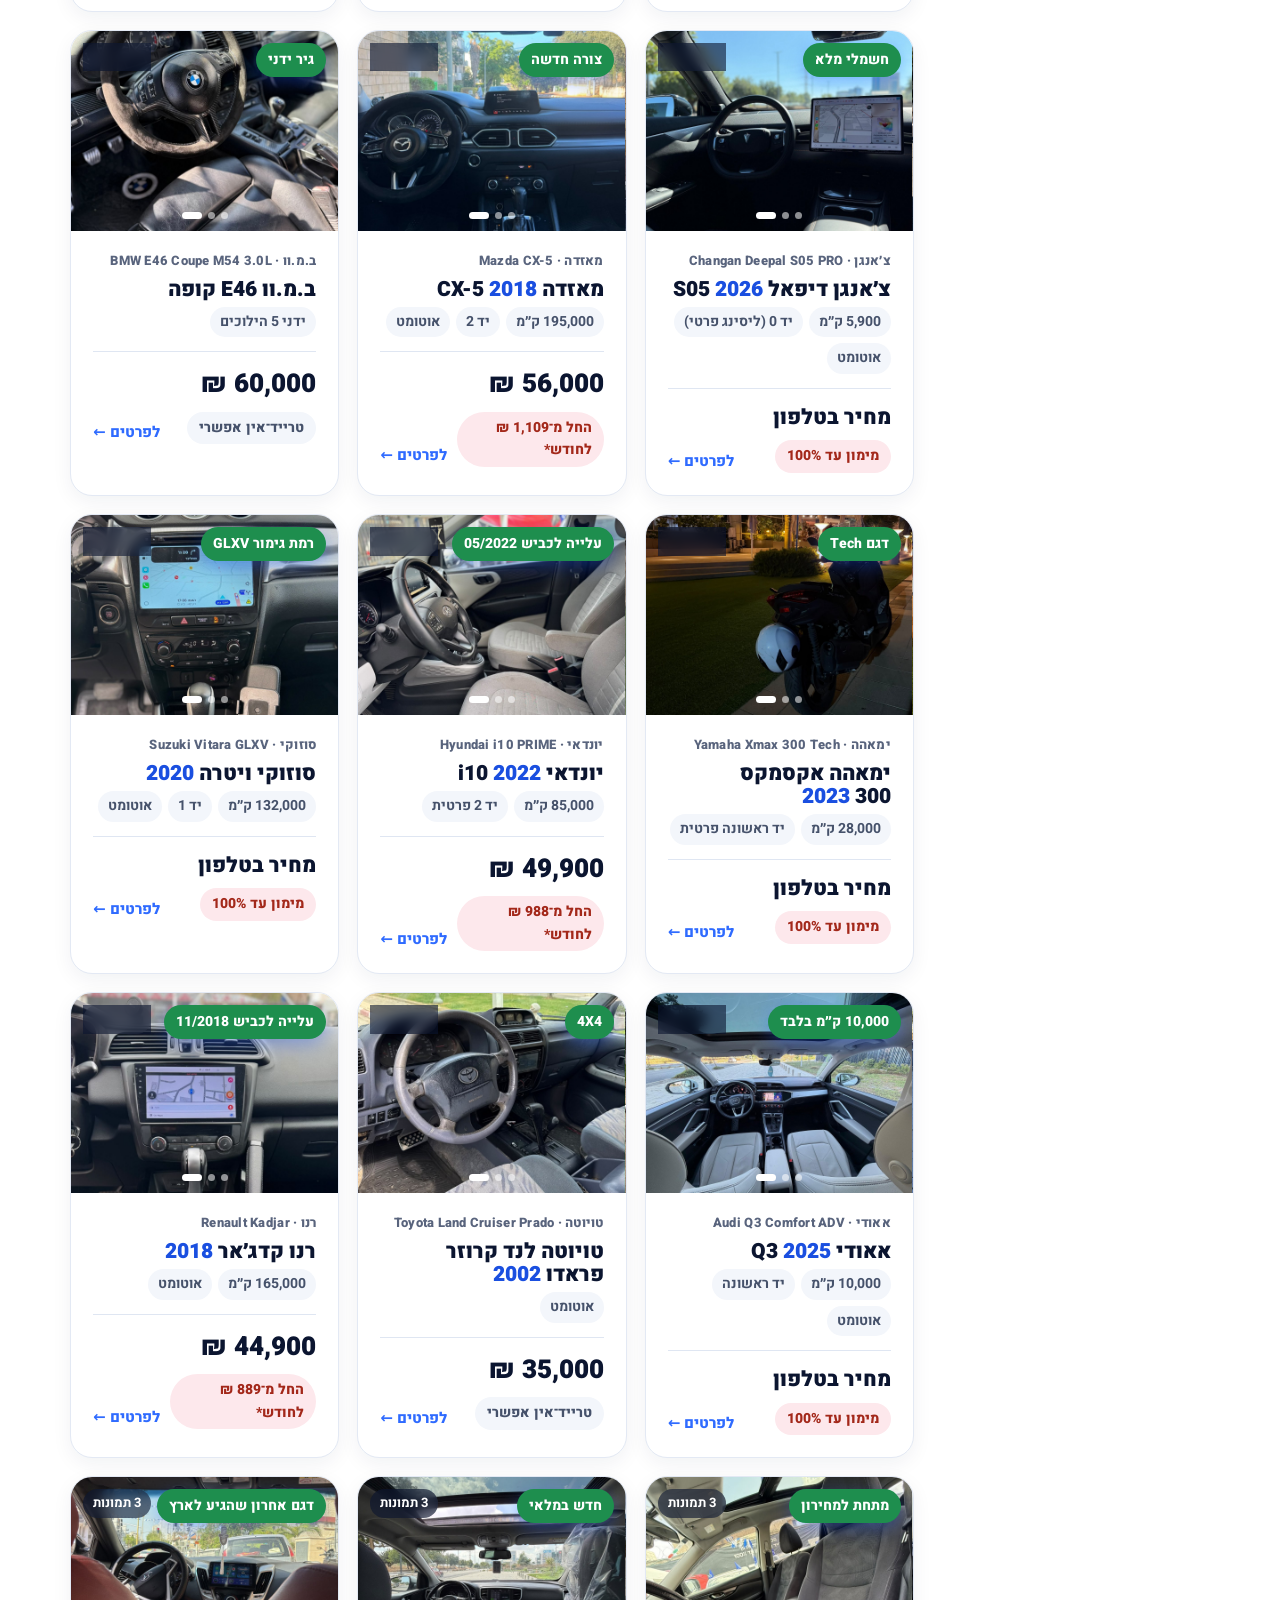
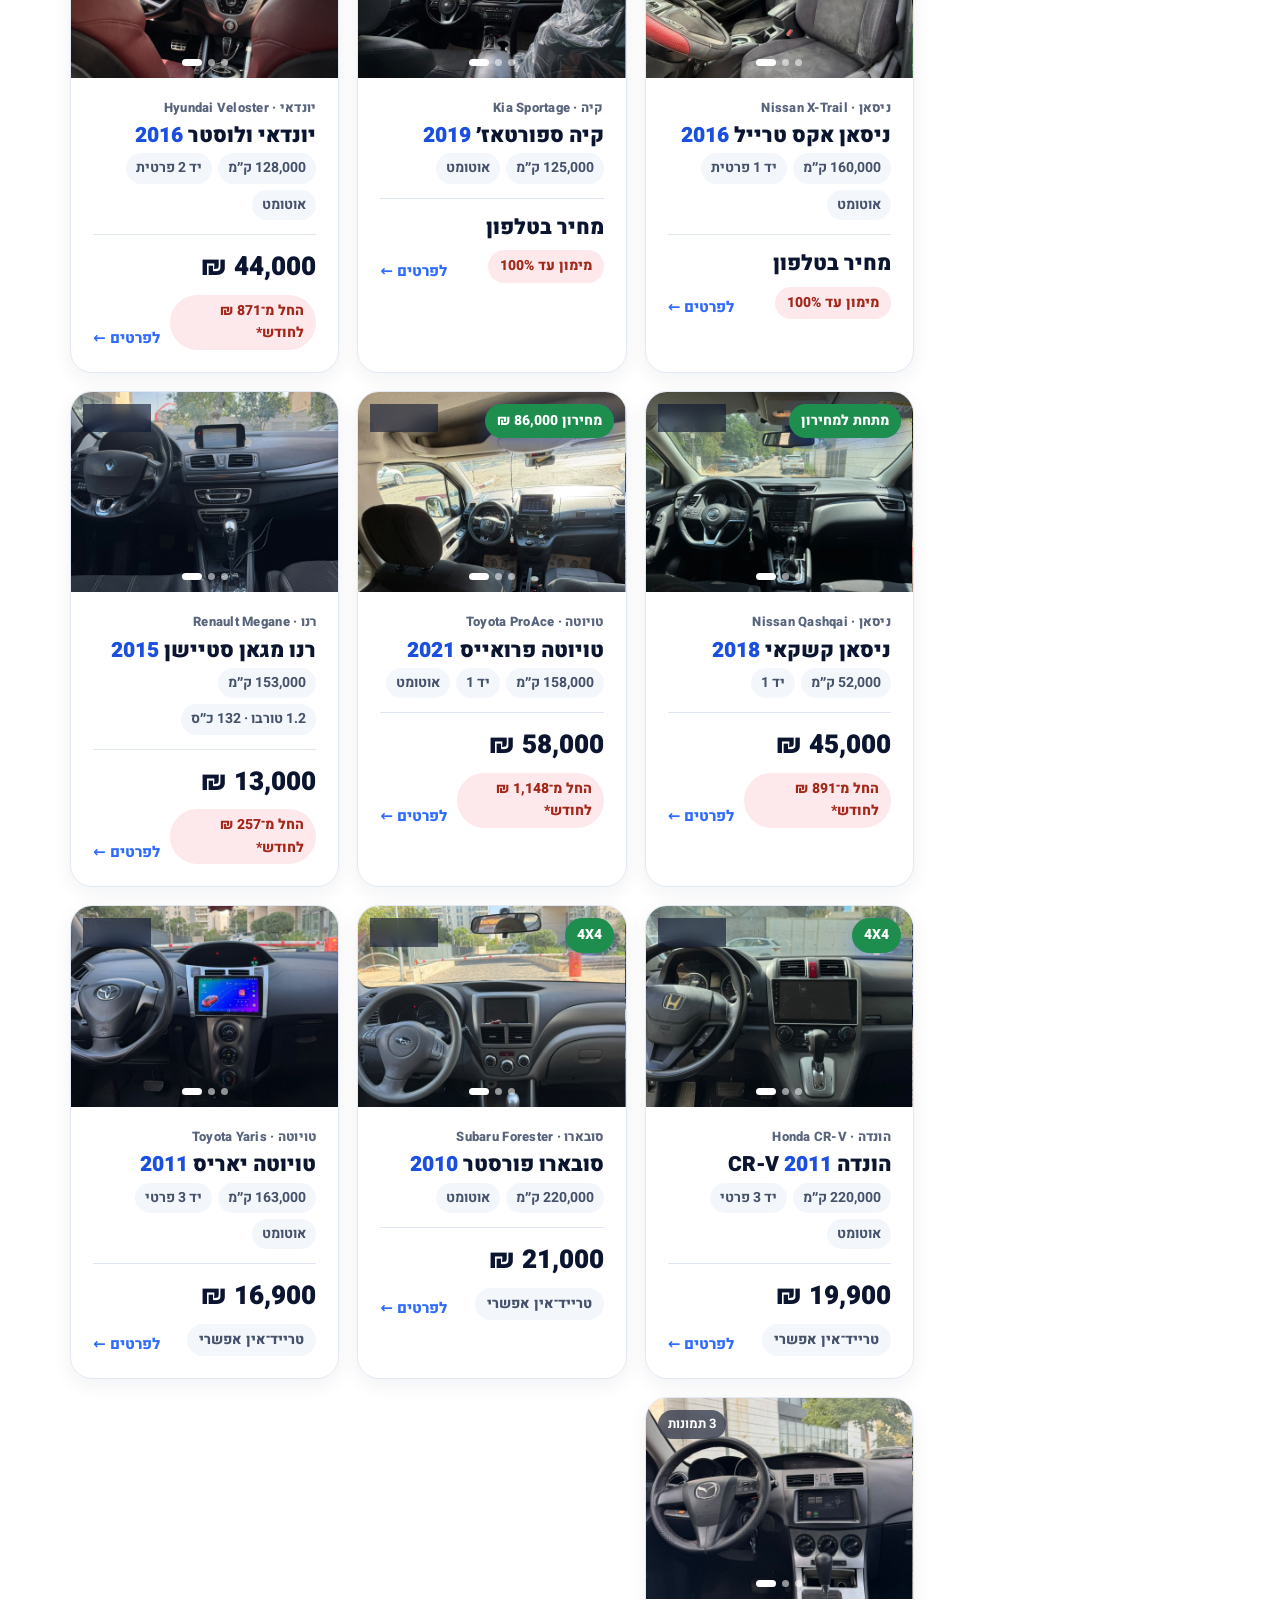
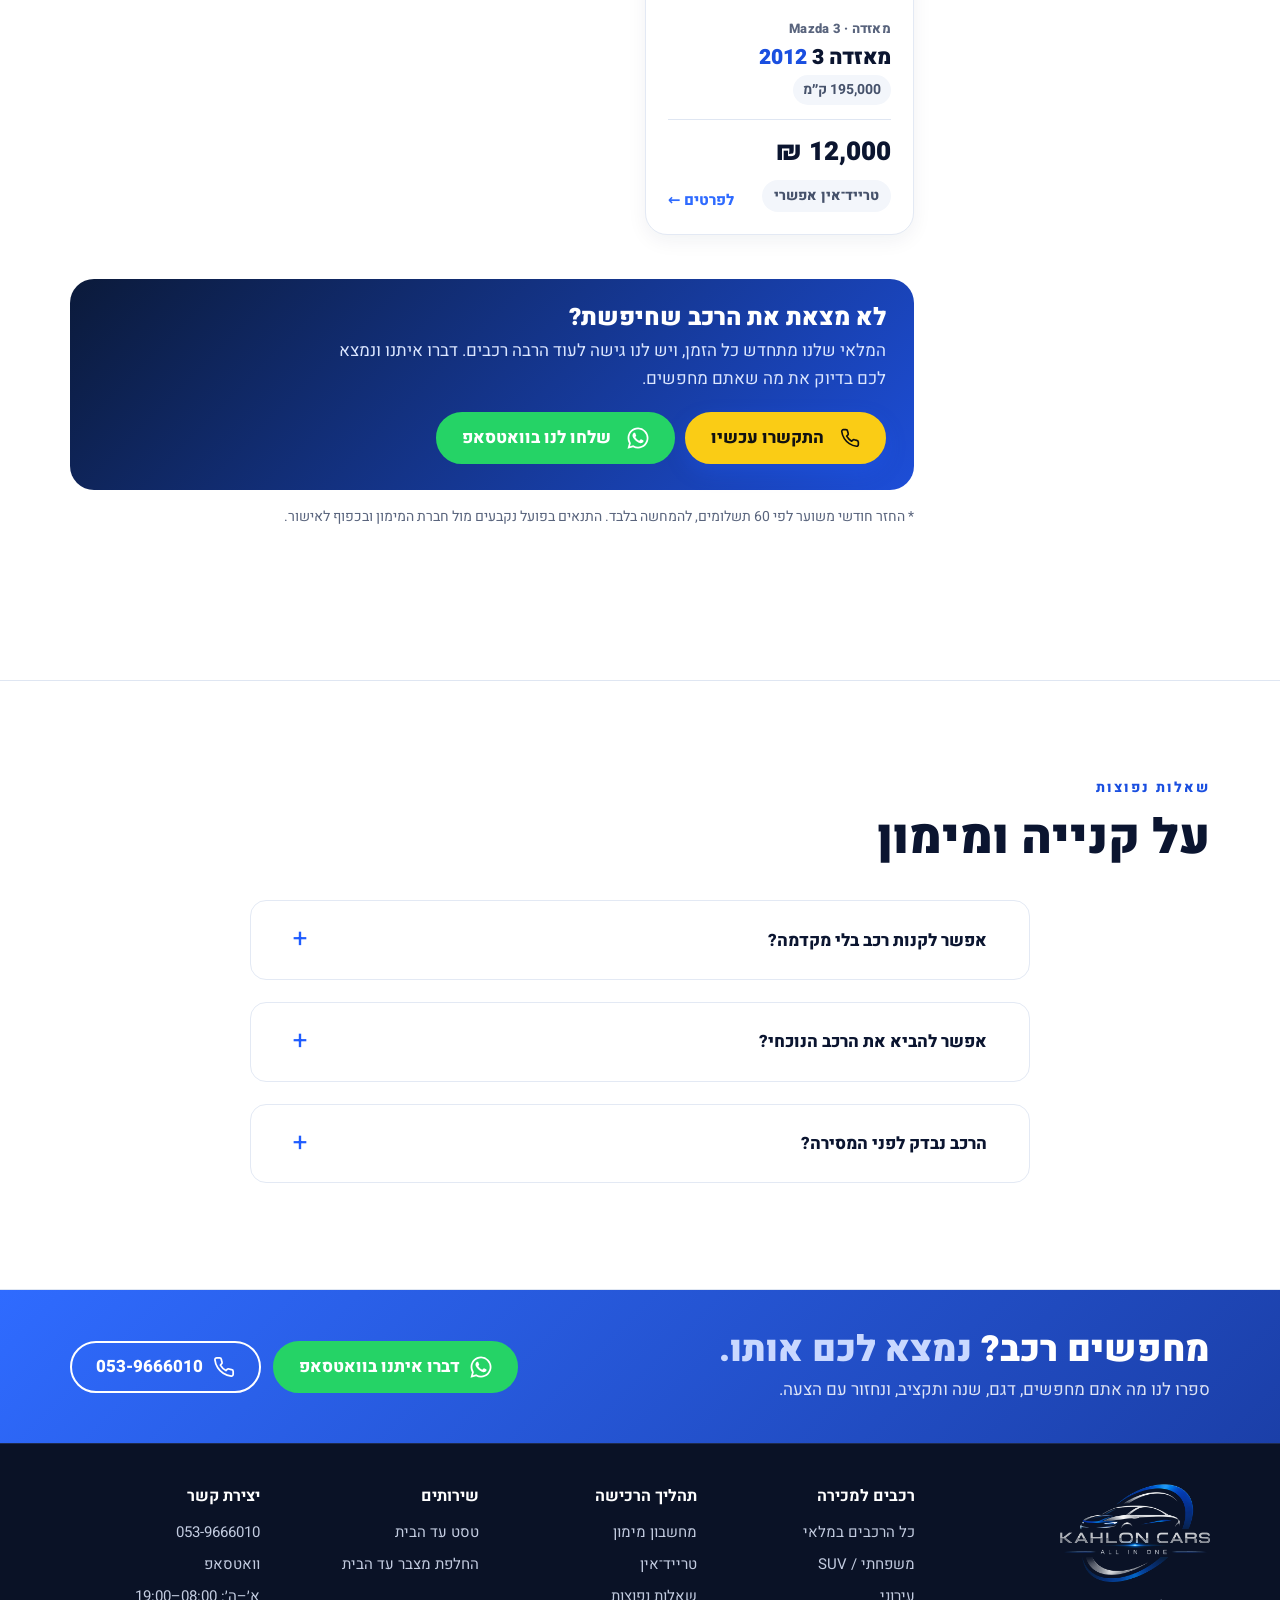
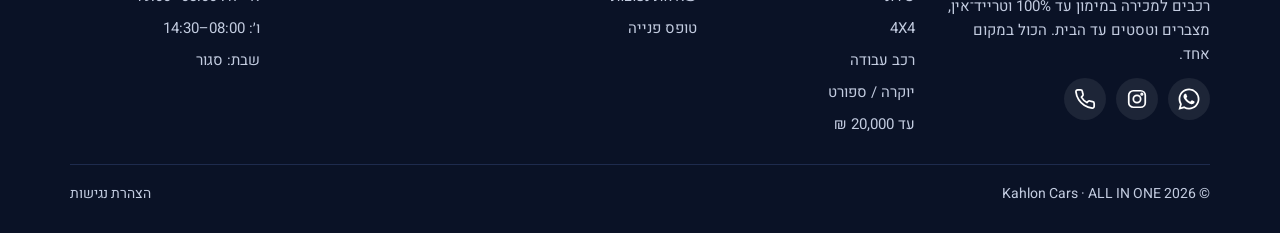
<file: public/cars.html>
<!doctype html>
<html lang="he" dir="rtl" data-theme="light">
<head>
<meta charset="utf-8">
<meta name="viewport" content="width=device-width, initial-scale=1, viewport-fit=cover">
<title>רכבים למכירה במימון עד 100% | Kahlon Cars</title>
<meta name="claude:viewport-fit-sides" content="cover">
<meta name="description" content="כל הרכבים למכירה ב־Kahlon Cars: רכבים שמורים ובדוקים, מימון עד 100% וטרייד־אין. סינון לפי יצרן, מחיר, שנה וסוג רכב.">
<link rel="canonical" href="https://www.kahloncars.co.il/cars.html">
<meta property="og:type" content="website"><meta property="og:locale" content="he_IL">
<meta property="og:title" content="רכבים למכירה במימון עד 100% | Kahlon Cars"><meta property="og:description" content="כל הרכבים למכירה ב־Kahlon Cars: רכבים שמורים ובדוקים, מימון עד 100% וטרייד־אין. סינון לפי יצרן, מחיר, שנה וסוג רכב.">
<meta property="og:image" content="https://www.kahloncars.co.il/img/og.jpg"><meta property="og:url" content="https://www.kahloncars.co.il/cars.html">
<meta name="theme-color" content="#0B1530">
<link rel="icon" type="image/png" href="img/favicon.png"><link rel="apple-touch-icon" href="img/apple-touch-icon.png">
<link rel="preconnect" href="https://fonts.googleapis.com"><link rel="preconnect" href="https://fonts.gstatic.com" crossorigin>
<link rel="stylesheet" href="https://fonts.googleapis.com/css2?family=Heebo:wght@400;600;700;800;900&display=swap">
<link rel="stylesheet" href="site.css">
</head>
<body>
<a class="sr" href="#main">דילוג לתוכן</a>
<header class="site-header"><div class="wrap">
<a class="brand" href="index.html" aria-label="Kahlon Cars – לעמוד הראשי"><img class="logo-light" src="img/logo-light.png" alt="Kahlon Cars" width="76" height="49"><img class="logo-dark" src="img/logo-dark.png" alt="" width="76" height="49"><span>KAHLON CARS</span></a>
<nav id="nav" class="nav" aria-label="ניווט ראשי">
<a href="index.html">ראשי</a>
<div class="dd"><a href="cars.html" aria-current="page">רכבים למכירה <svg viewBox="0 0 24 24" width="16" height="16" fill="none" stroke="currentColor" stroke-width="1.9" stroke-linecap="round" stroke-linejoin="round" aria-hidden="true"><path d="M6 9l6 6 6-6"/></svg></a><div class="dd-panel"><a href="cars.html" class="dd-all"><svg viewBox="0 0 24 24" width="20" height="20" fill="none" stroke="currentColor" stroke-width="1.9" stroke-linecap="round" stroke-linejoin="round" aria-hidden="true"><path d="M3 15.5v-2.2c0-.8.5-1.4 1.2-1.6l2.3-.6 2.2-3a2 2 0 0 1 1.6-.8h4.4a2 2 0 0 1 1.6.8l2.2 3 1.3.3c.7.2 1.2.8 1.2 1.6v2.5h-1.5"/><path d="M5.5 15.5H3"/><path d="M9.5 15.5h5"/><circle cx="7.5" cy="15.8" r="1.8"/><circle cx="16.5" cy="15.8" r="1.8"/></svg><span>כל הרכבים במלאי</span></a><a href="cars.html?cat=family"><svg viewBox="0 0 24 24" width="20" height="20" fill="none" stroke="currentColor" stroke-width="1.9" stroke-linecap="round" stroke-linejoin="round" aria-hidden="true"><path d="M2.5 16v-3.5c0-.7.4-1.3 1-1.5L6 10l1.8-3.2A1.5 1.5 0 0 1 9.1 6h7.3a1.5 1.5 0 0 1 1.2.6L20 10l.6.3c.6.3.9.9.9 1.5V16h-1.5"/><path d="M2.5 16h2"/><path d="M9.5 16h5"/><circle cx="7" cy="16.3" r="2"/><circle cx="17" cy="16.3" r="2"/><path d="M6 10h14"/></svg><span>משפחתי / SUV</span></a><a href="cars.html?cat=city"><svg viewBox="0 0 24 24" width="20" height="20" fill="none" stroke="currentColor" stroke-width="1.9" stroke-linecap="round" stroke-linejoin="round" aria-hidden="true"><path d="M5 15.5v-2c0-.7.4-1.2 1-1.4l1.5-.4 2-2.8a1.6 1.6 0 0 1 1.3-.7h2.4a1.6 1.6 0 0 1 1.3.7l2 2.8 1.5.4c.6.2 1 .7 1 1.4v2h-1"/><path d="M6 15.5H5"/><path d="M10 15.5h4"/><circle cx="8" cy="15.8" r="1.7"/><circle cx="16" cy="15.8" r="1.7"/></svg><span>עירוני</span></a><a href="cars.html?cat=4x4"><svg viewBox="0 0 24 24" width="20" height="20" fill="none" stroke="currentColor" stroke-width="1.9" stroke-linecap="round" stroke-linejoin="round" aria-hidden="true"><path d="M4 20l5-9 3 4 3-6 5 11z"/><path d="M14.5 5.5a1.5 1.5 0 1 0 0-.01"/></svg><span>4X4</span></a><a href="cars.html?cat=work"><svg viewBox="0 0 24 24" width="20" height="20" fill="none" stroke="currentColor" stroke-width="1.9" stroke-linecap="round" stroke-linejoin="round" aria-hidden="true"><path d="M2.5 17V8a1 1 0 0 1 1-1h10v10"/><path d="M13.5 10h4l3 3.5V17h-1.5"/><path d="M2.5 17h2"/><path d="M9 17h6"/><circle cx="6.7" cy="17.2" r="1.9"/><circle cx="17" cy="17.2" r="1.9"/></svg><span>רכב עבודה</span></a><a href="cars.html?cat=sport"><svg viewBox="0 0 24 24" width="20" height="20" fill="none" stroke="currentColor" stroke-width="1.9" stroke-linecap="round" stroke-linejoin="round" aria-hidden="true"><path d="M12 3l2.7 5.6 6.1.9-4.4 4.3 1 6.1L12 17l-5.4 2.9 1-6.1L3.2 9.5l6.1-.9z"/></svg><span>יוקרה / ספורט</span></a><a href="cars.html?cat=budget"><svg viewBox="0 0 24 24" width="20" height="20" fill="none" stroke="currentColor" stroke-width="1.9" stroke-linecap="round" stroke-linejoin="round" aria-hidden="true"><circle cx="12" cy="12" r="9"/><path d="M14.8 9.2c-.5-.8-1.5-1.2-2.8-1.2-1.6 0-2.7.8-2.7 2s1 1.7 2.7 2 2.7.8 2.7 2-1.1 2-2.7 2c-1.3 0-2.3-.4-2.8-1.2"/><path d="M12 6.5v1.5"/><path d="M12 16v1.5"/></svg><span>עד 20,000 ₪</span></a></div></div>
<a href="finance.html">מימון</a>
<a href="tradein.html">טרייד־אין</a>
<a href="test.html">טסט עד הבית</a>
<a href="battery.html">מצברים</a>
<a href="contact.html">צור קשר</a>
</nav>
<div class="header-cta"><a class="btn btn-primary btn-sm" href="tel:+972539666010" target="_blank" rel="noopener"><svg viewBox="0 0 24 24" width="22" height="22" fill="none" stroke="currentColor" stroke-width="1.9" stroke-linecap="round" stroke-linejoin="round" aria-hidden="true"><path d="M22 16.92v3a2 2 0 0 1-2.18 2 19.79 19.79 0 0 1-8.63-3.07 19.5 19.5 0 0 1-6-6 19.79 19.79 0 0 1-3.07-8.67A2 2 0 0 1 4.11 2h3a2 2 0 0 1 2 1.72 12.84 12.84 0 0 0 .7 2.81 2 2 0 0 1-.45 2.11L8.09 9.91a16 16 0 0 0 6 6l1.27-1.27a2 2 0 0 1 2.11-.45 12.84 12.84 0 0 0 2.81.7A2 2 0 0 1 22 16.92z"/></svg><span class="btn-call-text ltr">053-9666010</span><span class="sr">חייגו</span></a>
<button class="menu-btn" type="button" aria-controls="menu" aria-expanded="false" aria-label="תפריט"><svg viewBox="0 0 24 24" width="22" height="22" fill="none" stroke="currentColor" stroke-width="1.9" stroke-linecap="round" stroke-linejoin="round" aria-hidden="true"><path d="M4 7h16"/><path d="M4 12h16"/><path d="M4 17h16"/></svg></button></div>
</div>
<div id="menu" class="menu" hidden><div class="wrap">
<nav class="m-list" aria-label="תפריט">
<a href="index.html"><svg viewBox="0 0 24 24" width="22" height="22" fill="none" stroke="currentColor" stroke-width="1.9" stroke-linecap="round" stroke-linejoin="round" aria-hidden="true"><path d="M3 11l9-7 9 7"/><path d="M5 10v10h14V10"/></svg><span>ראשי</span></a>
<details class="m-sub"><summary><svg viewBox="0 0 24 24" width="22" height="22" fill="none" stroke="currentColor" stroke-width="1.9" stroke-linecap="round" stroke-linejoin="round" aria-hidden="true"><path d="M3 15.5v-2.2c0-.8.5-1.4 1.2-1.6l2.3-.6 2.2-3a2 2 0 0 1 1.6-.8h4.4a2 2 0 0 1 1.6.8l2.2 3 1.3.3c.7.2 1.2.8 1.2 1.6v2.5h-1.5"/><path d="M5.5 15.5H3"/><path d="M9.5 15.5h5"/><circle cx="7.5" cy="15.8" r="1.8"/><circle cx="16.5" cy="15.8" r="1.8"/></svg><span>רכבים למכירה</span><svg viewBox="0 0 24 24" width="18" height="18" fill="none" stroke="currentColor" stroke-width="1.9" stroke-linecap="round" stroke-linejoin="round" aria-hidden="true"><path d="M6 9l6 6 6-6"/></svg></summary><div class="m-sub-in"><a href="cars.html">כל הרכבים</a><a href="cars.html?cat=family">משפחתי / SUV</a><a href="cars.html?cat=city">עירוני</a><a href="cars.html?cat=4x4">4X4</a><a href="cars.html?cat=work">רכב עבודה</a><a href="cars.html?cat=sport">יוקרה / ספורט</a><a href="cars.html?cat=budget">עד 20,000 ₪</a></div></details>
<a href="finance.html"><svg viewBox="0 0 24 24" width="22" height="22" fill="none" stroke="currentColor" stroke-width="1.9" stroke-linecap="round" stroke-linejoin="round" aria-hidden="true"><circle cx="12" cy="12" r="9"/><path d="M9 15l6-6"/><circle cx="9.2" cy="9.2" r=".9"/><circle cx="14.8" cy="14.8" r=".9"/></svg><span>מימון</span></a>
<a href="tradein.html"><svg viewBox="0 0 24 24" width="22" height="22" fill="none" stroke="currentColor" stroke-width="1.9" stroke-linecap="round" stroke-linejoin="round" aria-hidden="true"><path d="M4 8h13l-3-3"/><path d="M20 16H7l3 3"/></svg><span>טרייד־אין</span></a>
<a href="battery.html"><svg viewBox="0 0 24 24" width="22" height="22" fill="none" stroke="currentColor" stroke-width="1.9" stroke-linecap="round" stroke-linejoin="round" aria-hidden="true"><rect x="2.5" y="7" width="17" height="10" rx="2"/><path d="M21.5 10.5v3"/><path d="M11.8 9l-2.3 3.3h3.2l-2.3 3.2"/></svg><span>מצברים</span></a>
<a href="test.html"><svg viewBox="0 0 24 24" width="22" height="22" fill="none" stroke="currentColor" stroke-width="1.9" stroke-linecap="round" stroke-linejoin="round" aria-hidden="true"><path d="M14 3H7a2 2 0 0 0-2 2v14a2 2 0 0 0 2 2h10a2 2 0 0 0 2-2V8z"/><path d="M14 3v5h5"/><path d="M8.8 14.2l2.3 2.3 4.2-4.6"/></svg><span>טסט עד הבית</span></a>
<a href="contact.html"><svg viewBox="0 0 24 24" width="22" height="22" fill="none" stroke="currentColor" stroke-width="1.9" stroke-linecap="round" stroke-linejoin="round" aria-hidden="true"><circle cx="12" cy="8" r="4"/><path d="M4 21c1-4 4.5-6 8-6s7 2 8 6"/></svg><span>צור קשר</span></a>
</nav>
<div class="actions"><a class="btn btn-primary" href="https://wa.me/972539666010" target="_blank" rel="noopener"><svg class="wa-ico" viewBox="0 0 24 24" width="22" height="22" fill="currentColor" aria-hidden="true"><path d="M17.47 14.38c-.3-.15-1.76-.87-2.03-.97-.27-.1-.47-.15-.67.15-.2.3-.77.97-.94 1.17-.17.2-.35.22-.65.07-.3-.15-1.26-.46-2.4-1.48-.89-.79-1.49-1.77-1.66-2.07-.17-.3-.02-.46.13-.61.13-.13.3-.35.45-.52.15-.17.2-.3.3-.5.1-.2.05-.37-.02-.52-.08-.15-.67-1.62-.92-2.22-.24-.58-.49-.5-.67-.51h-.57c-.2 0-.52.07-.79.37-.27.3-1.04 1.02-1.04 2.48s1.07 2.88 1.21 3.08c.15.2 2.1 3.2 5.08 4.49.71.31 1.26.49 1.69.63.71.23 1.36.2 1.87.12.57-.09 1.76-.72 2.01-1.41.25-.69.25-1.29.17-1.41-.07-.13-.27-.2-.57-.35zM12.05 21.5h-.01a9.45 9.45 0 0 1-4.82-1.32l-.35-.21-3.58.94.96-3.49-.23-.36a9.43 9.43 0 0 1-1.45-5.03c0-5.22 4.25-9.47 9.48-9.47 2.53 0 4.91.99 6.7 2.78a9.4 9.4 0 0 1 2.77 6.7c0 5.22-4.25 9.47-9.47 9.47zm8.06-17.53A11.33 11.33 0 0 0 12.05.63C5.77.63.66 5.74.66 12.02c0 2.01.52 3.97 1.52 5.7L.56 23.63l6.04-1.58a11.36 11.36 0 0 0 5.44 1.39h.01c6.28 0 11.39-5.11 11.39-11.39 0-3.04-1.19-5.9-3.33-8.05z"/></svg>וואטסאפ</a><a class="btn btn-ghost" href="tel:+972539666010" target="_blank" rel="noopener"><svg viewBox="0 0 24 24" width="22" height="22" fill="none" stroke="currentColor" stroke-width="1.9" stroke-linecap="round" stroke-linejoin="round" aria-hidden="true"><path d="M22 16.92v3a2 2 0 0 1-2.18 2 19.79 19.79 0 0 1-8.63-3.07 19.5 19.5 0 0 1-6-6 19.79 19.79 0 0 1-3.07-8.67A2 2 0 0 1 4.11 2h3a2 2 0 0 1 2 1.72 12.84 12.84 0 0 0 .7 2.81 2 2 0 0 1-.45 2.11L8.09 9.91a16 16 0 0 0 6 6l1.27-1.27a2 2 0 0 1 2.11-.45 12.84 12.84 0 0 0 2.81.7A2 2 0 0 1 22 16.92z"/></svg>חייגו אלינו</a></div>
</div></div>
</header>
<main id="main">
<section class="page-top"><div class="wrap">
<div class="crumbs"><a href="index.html">ראשי</a> / רכבים למכירה</div>
<div class="biz"><a href="cars.html" class="biz-main" aria-current="page">רכבים למכירה</a><a href="battery.html">מצברים</a><a href="test.html">טסטים עד הבית</a></div>
<h1>רכבים <span class="hl">למכירה.</span></h1>
<p>כל הרכבים שלנו, עם מימון עד 100% וטרייד־אין. סננו לפי מה שחשוב לכם.</p>
<div class="cat-pills" id="cat-pills"><a href="cars.html" data-c="">הכול</a><a href="cars.html?cat=family" data-c="family">משפחתי / SUV</a><a href="cars.html?cat=city" data-c="city">עירוני</a><a href="cars.html?cat=4x4" data-c="4x4">4X4</a><a href="cars.html?cat=work" data-c="work">רכב עבודה</a><a href="cars.html?cat=sport" data-c="sport">יוקרה / ספורט</a><a href="cars.html?cat=budget" data-c="budget">עד 20,000 ₪</a></div>
</div></section>
<section class="catalog"><div class="wrap">
<aside class="filters" id="filters" aria-label="סינון">
<div class="f-head"><b>סינון</b><button type="button" id="f-reset">ניקוי</button></div>
<label class="f"><span>חיפוש</span><input id="q" type="search" placeholder="דגם, יצרן…"></label>
<div class="f"><span>מצב הרכב</span><div class="seg" id="f-cond" role="radiogroup" aria-label="מצב הרכב"><label><input type="radio" name="cond" value="" checked> הכל</label><label><input type="radio" name="cond" value="new"> חדש – 0 ק״מ</label><label><input type="radio" name="cond" value="used"> משומש – יד שנייה</label></div></div>
<div class="f"><span>יצרן</span><div id="f-brands" class="checks"></div></div>
<label class="f"><span>מחיר עד <b id="max-out"></b></span><input id="f-max" type="range" min="10000" max="60000" step="1000"></label>
<label class="f"><span>שנה מ־</span><select id="f-year"><option value="">כל השנים</option></select></label>
<label class="f"><span>ק״מ עד</span><select id="f-km"><option value="">ללא הגבלה</option><option value="60000">60,000</option><option value="150000">150,000</option><option value="200000">200,000</option></select></label>
<label class="f chk"><input type="checkbox" id="f-auto"> רק אוטומט</label>
<label class="f chk"><input type="checkbox" id="f-fin"> רק רכבים עם מימון</label>
<button class="btn btn-primary btn-sm f-done" type="button" id="f-done">הצגת תוצאות</button>
</aside>
<div class="results">
<div class="r-bar"><span id="r-count"></span><div class="r-tools"><button class="btn btn-ghost btn-sm f-open" type="button" id="f-open"><svg viewBox="0 0 24 24" width="18" height="18" fill="none" stroke="currentColor" stroke-width="1.9" stroke-linecap="round" stroke-linejoin="round" aria-hidden="true"><circle cx="11" cy="11" r="7"/><path d="M20 20l-3.5-3.5"/></svg>סינון</button><label><span class="sr">מיון</span><select id="sort"><option value="rec">מומלצים</option><option value="pa">מחיר: מהנמוך לגבוה</option><option value="pd">מחיר: מהגבוה לנמוך</option><option value="yd">שנה: מהחדש לישן</option><option value="km">קילומטראז׳: מהנמוך</option></select></label></div></div>
<div id="cars" class="grid g3 car-grid" data-catalog="1"></div>
<div id="cars-empty" class="empty" hidden><span class="icon"><svg viewBox="0 0 24 24" width="22" height="22" fill="none" stroke="currentColor" stroke-width="1.9" stroke-linecap="round" stroke-linejoin="round" aria-hidden="true"><path d="M3 15.5v-2.2c0-.8.5-1.4 1.2-1.6l2.3-.6 2.2-3a2 2 0 0 1 1.6-.8h4.4a2 2 0 0 1 1.6.8l2.2 3 1.3.3c.7.2 1.2.8 1.2 1.6v2.5h-1.5"/><path d="M5.5 15.5H3"/><path d="M9.5 15.5h5"/><circle cx="7.5" cy="15.8" r="1.8"/><circle cx="16.5" cy="15.8" r="1.8"/></svg></span><h3>לא מצאת את הרכב שחיפשת?</h3><p>זה בדיוק התפקיד שלנו. ספרו לנו איזה רכב אתם מחפשים – יצרן, דגם, שנה ותקציב – ואנחנו נאתר אותו בשבילכם, נבדוק אותו ונביא אותו עד אליכם.</p><div class="find-btns"><a class="btn btn-primary" href="tel:+972539666010"><svg viewBox="0 0 24 24" width="20" height="20" fill="none" stroke="currentColor" stroke-width="2" stroke-linecap="round" stroke-linejoin="round" aria-hidden="true"><path d="M22 16.9v3a2 2 0 0 1-2.2 2 19.8 19.8 0 0 1-8.6-3.1 19.5 19.5 0 0 1-6-6A19.8 19.8 0 0 1 2.1 4.2 2 2 0 0 1 4.1 2h3a2 2 0 0 1 2 1.7c.1.9.4 1.8.7 2.7a2 2 0 0 1-.5 2.1L8 9.8a16 16 0 0 0 6 6l1.3-1.3a2 2 0 0 1 2.1-.4c.9.3 1.8.6 2.7.7a2 2 0 0 1 1.7 2z"/></svg>התקשרו עכשיו</a><a class="btn btn-ghost find-wa" href="https://wa.me/972539666010" target="_blank" rel="noopener"><svg class="wa-ico" viewBox="0 0 24 24" width="22" height="22" fill="currentColor" aria-hidden="true"><path d="M17.47 14.38c-.3-.15-1.76-.87-2.03-.97-.27-.1-.47-.15-.67.15-.2.3-.77.97-.94 1.17-.17.2-.35.22-.65.07-.3-.15-1.26-.46-2.4-1.48-.89-.79-1.49-1.77-1.66-2.07-.17-.3-.02-.46.13-.61.13-.13.3-.35.45-.52.15-.17.2-.3.3-.5.1-.2.05-.37-.02-.52-.08-.15-.67-1.62-.92-2.22-.24-.58-.49-.5-.67-.51h-.57c-.2 0-.52.07-.79.37-.27.3-1.04 1.02-1.04 2.48s1.07 2.88 1.21 3.08c.15.2 2.1 3.2 5.08 4.49.71.31 1.26.49 1.69.63.71.23 1.36.2 1.87.12.57-.09 1.76-.72 2.01-1.41.25-.69.25-1.29.17-1.41-.07-.13-.27-.2-.57-.35zM12.05 21.5h-.01a9.45 9.45 0 0 1-4.82-1.32l-.35-.21-3.58.94.96-3.49-.23-.36a9.43 9.43 0 0 1-1.45-5.03c0-5.22 4.25-9.47 9.48-9.47 2.53 0 4.91.99 6.7 2.78a9.4 9.4 0 0 1 2.77 6.7c0 5.22-4.25 9.47-9.47 9.47zm8.06-17.53A11.33 11.33 0 0 0 12.05.63C5.77.63.66 5.74.66 12.02c0 2.01.52 3.97 1.52 5.7L.56 23.63l6.04-1.58a11.36 11.36 0 0 0 5.44 1.39h.01c6.28 0 11.39-5.11 11.39-11.39 0-3.04-1.19-5.9-3.33-8.05z"/></svg>שלחו לנו בוואטסאפ</a></div></div><div id="cars-find" class="find-band" hidden><div><h3>לא מצאת את הרכב שחיפשת?</h3><p>המלאי שלנו מתחדש כל הזמן, ויש לנו גישה לעוד הרבה רכבים. דברו איתנו ונמצא לכם בדיוק את מה שאתם מחפשים.</p></div><div class="find-btns"><a class="btn btn-primary" href="tel:+972539666010"><svg viewBox="0 0 24 24" width="20" height="20" fill="none" stroke="currentColor" stroke-width="2" stroke-linecap="round" stroke-linejoin="round" aria-hidden="true"><path d="M22 16.9v3a2 2 0 0 1-2.2 2 19.8 19.8 0 0 1-8.6-3.1 19.5 19.5 0 0 1-6-6A19.8 19.8 0 0 1 2.1 4.2 2 2 0 0 1 4.1 2h3a2 2 0 0 1 2 1.7c.1.9.4 1.8.7 2.7a2 2 0 0 1-.5 2.1L8 9.8a16 16 0 0 0 6 6l1.3-1.3a2 2 0 0 1 2.1-.4c.9.3 1.8.6 2.7.7a2 2 0 0 1 1.7 2z"/></svg>התקשרו עכשיו</a><a class="btn btn-ghost find-wa" href="https://wa.me/972539666010" target="_blank" rel="noopener"><svg class="wa-ico" viewBox="0 0 24 24" width="22" height="22" fill="currentColor" aria-hidden="true"><path d="M17.47 14.38c-.3-.15-1.76-.87-2.03-.97-.27-.1-.47-.15-.67.15-.2.3-.77.97-.94 1.17-.17.2-.35.22-.65.07-.3-.15-1.26-.46-2.4-1.48-.89-.79-1.49-1.77-1.66-2.07-.17-.3-.02-.46.13-.61.13-.13.3-.35.45-.52.15-.17.2-.3.3-.5.1-.2.05-.37-.02-.52-.08-.15-.67-1.62-.92-2.22-.24-.58-.49-.5-.67-.51h-.57c-.2 0-.52.07-.79.37-.27.3-1.04 1.02-1.04 2.48s1.07 2.88 1.21 3.08c.15.2 2.1 3.2 5.08 4.49.71.31 1.26.49 1.69.63.71.23 1.36.2 1.87.12.57-.09 1.76-.72 2.01-1.41.25-.69.25-1.29.17-1.41-.07-.13-.27-.2-.57-.35zM12.05 21.5h-.01a9.45 9.45 0 0 1-4.82-1.32l-.35-.21-3.58.94.96-3.49-.23-.36a9.43 9.43 0 0 1-1.45-5.03c0-5.22 4.25-9.47 9.48-9.47 2.53 0 4.91.99 6.7 2.78a9.4 9.4 0 0 1 2.77 6.7c0 5.22-4.25 9.47-9.47 9.47zm8.06-17.53A11.33 11.33 0 0 0 12.05.63C5.77.63.66 5.74.66 12.02c0 2.01.52 3.97 1.52 5.7L.56 23.63l6.04-1.58a11.36 11.36 0 0 0 5.44 1.39h.01c6.28 0 11.39-5.11 11.39-11.39 0-3.04-1.19-5.9-3.33-8.05z"/></svg>שלחו לנו בוואטסאפ</a></div></div>
<p class="note">* החזר חודשי משוער לפי 60 תשלומים, להמחשה בלבד. התנאים בפועל נקבעים מול חברת המימון ובכפוף לאישור.</p>
</div>
</div></section>
<section class="section-alt" id="faq"><div class="wrap"><div class="head"><span class="eyebrow">שאלות נפוצות</span><h2>על קנייה ומימון</h2></div><div class="faq">
<details><summary>אפשר לקנות רכב בלי מקדמה?</summary><p>יש אפשרות למימון מלא, בכפוף לאישור חברת המימון. אפשר גם לשלב טרייד־אין.</p></details>
<details><summary>אפשר להביא את הרכב הנוכחי?</summary><p>כן, אנחנו עושים טרייד־אין ונותנים הצעה על הרכב הנוכחי.</p></details>
<details><summary>הרכב נבדק לפני המסירה?</summary><p>כן, אנחנו מתחייבים לבדיקה מלאה של הרכב.</p></details>
</div></div></section>
</main>
<section class="pre-foot"><div class="wrap">
<div><h2>מחפשים רכב? <span class="hl">נמצא לכם אותו.</span></h2><p>ספרו לנו מה אתם מחפשים, דגם, שנה ותקציב, ונחזור עם הצעה.</p></div>
<div class="actions"><a class="btn btn-primary" href="https://wa.me/972539666010?text=%D7%94%D7%99%D7%99%2C%20%D7%90%D7%A0%D7%99%20%D7%9E%D7%97%D7%A4%D7%A9%20%D7%A8%D7%9B%D7%91.%20" target="_blank" rel="noopener"><svg class="wa-ico" viewBox="0 0 24 24" width="22" height="22" fill="currentColor" aria-hidden="true"><path d="M17.47 14.38c-.3-.15-1.76-.87-2.03-.97-.27-.1-.47-.15-.67.15-.2.3-.77.97-.94 1.17-.17.2-.35.22-.65.07-.3-.15-1.26-.46-2.4-1.48-.89-.79-1.49-1.77-1.66-2.07-.17-.3-.02-.46.13-.61.13-.13.3-.35.45-.52.15-.17.2-.3.3-.5.1-.2.05-.37-.02-.52-.08-.15-.67-1.62-.92-2.22-.24-.58-.49-.5-.67-.51h-.57c-.2 0-.52.07-.79.37-.27.3-1.04 1.02-1.04 2.48s1.07 2.88 1.21 3.08c.15.2 2.1 3.2 5.08 4.49.71.31 1.26.49 1.69.63.71.23 1.36.2 1.87.12.57-.09 1.76-.72 2.01-1.41.25-.69.25-1.29.17-1.41-.07-.13-.27-.2-.57-.35zM12.05 21.5h-.01a9.45 9.45 0 0 1-4.82-1.32l-.35-.21-3.58.94.96-3.49-.23-.36a9.43 9.43 0 0 1-1.45-5.03c0-5.22 4.25-9.47 9.48-9.47 2.53 0 4.91.99 6.7 2.78a9.4 9.4 0 0 1 2.77 6.7c0 5.22-4.25 9.47-9.47 9.47zm8.06-17.53A11.33 11.33 0 0 0 12.05.63C5.77.63.66 5.74.66 12.02c0 2.01.52 3.97 1.52 5.7L.56 23.63l6.04-1.58a11.36 11.36 0 0 0 5.44 1.39h.01c6.28 0 11.39-5.11 11.39-11.39 0-3.04-1.19-5.9-3.33-8.05z"/></svg>דברו איתנו בוואטסאפ</a><a class="btn btn-outline-light" href="tel:+972539666010" target="_blank" rel="noopener"><svg viewBox="0 0 24 24" width="22" height="22" fill="none" stroke="currentColor" stroke-width="1.9" stroke-linecap="round" stroke-linejoin="round" aria-hidden="true"><path d="M22 16.92v3a2 2 0 0 1-2.18 2 19.79 19.79 0 0 1-8.63-3.07 19.5 19.5 0 0 1-6-6 19.79 19.79 0 0 1-3.07-8.67A2 2 0 0 1 4.11 2h3a2 2 0 0 1 2 1.72 12.84 12.84 0 0 0 .7 2.81 2 2 0 0 1-.45 2.11L8.09 9.91a16 16 0 0 0 6 6l1.27-1.27a2 2 0 0 1 2.11-.45 12.84 12.84 0 0 0 2.81.7A2 2 0 0 1 22 16.92z"/></svg><span class="ltr">053-9666010</span></a></div>
</div></section>
<footer class="site-footer"><div class="wrap">
<div class="cols cols5">
<div class="f-about"><img src="img/logo-dark.png" alt="Kahlon Cars" width="150" height="97"><p>רכבים למכירה במימון עד 100% וטרייד־אין, מצברים וטסטים עד הבית. הכול במקום אחד.</p><div class="f-social"><a href="https://wa.me/972539666010" target="_blank" rel="noopener" aria-label="וואטסאפ"><svg class="wa-ico" viewBox="0 0 24 24" width="22" height="22" fill="currentColor" aria-hidden="true"><path d="M17.47 14.38c-.3-.15-1.76-.87-2.03-.97-.27-.1-.47-.15-.67.15-.2.3-.77.97-.94 1.17-.17.2-.35.22-.65.07-.3-.15-1.26-.46-2.4-1.48-.89-.79-1.49-1.77-1.66-2.07-.17-.3-.02-.46.13-.61.13-.13.3-.35.45-.52.15-.17.2-.3.3-.5.1-.2.05-.37-.02-.52-.08-.15-.67-1.62-.92-2.22-.24-.58-.49-.5-.67-.51h-.57c-.2 0-.52.07-.79.37-.27.3-1.04 1.02-1.04 2.48s1.07 2.88 1.21 3.08c.15.2 2.1 3.2 5.08 4.49.71.31 1.26.49 1.69.63.71.23 1.36.2 1.87.12.57-.09 1.76-.72 2.01-1.41.25-.69.25-1.29.17-1.41-.07-.13-.27-.2-.57-.35zM12.05 21.5h-.01a9.45 9.45 0 0 1-4.82-1.32l-.35-.21-3.58.94.96-3.49-.23-.36a9.43 9.43 0 0 1-1.45-5.03c0-5.22 4.25-9.47 9.48-9.47 2.53 0 4.91.99 6.7 2.78a9.4 9.4 0 0 1 2.77 6.7c0 5.22-4.25 9.47-9.47 9.47zm8.06-17.53A11.33 11.33 0 0 0 12.05.63C5.77.63.66 5.74.66 12.02c0 2.01.52 3.97 1.52 5.7L.56 23.63l6.04-1.58a11.36 11.36 0 0 0 5.44 1.39h.01c6.28 0 11.39-5.11 11.39-11.39 0-3.04-1.19-5.9-3.33-8.05z"/></svg></a><a href="https://www.instagram.com/kahlon.cars/" target="_blank" rel="noopener" aria-label="אינסטגרם"><svg viewBox="0 0 24 24" width="22" height="22" fill="none" stroke="currentColor" stroke-width="1.9" stroke-linecap="round" stroke-linejoin="round" aria-hidden="true"><rect x="3" y="3" width="18" height="18" rx="5"/><circle cx="12" cy="12" r="4"/><circle cx="17.3" cy="6.7" r=".8"/></svg></a><a href="tel:+972539666010" target="_blank" rel="noopener" aria-label="טלפון"><svg viewBox="0 0 24 24" width="22" height="22" fill="none" stroke="currentColor" stroke-width="1.9" stroke-linecap="round" stroke-linejoin="round" aria-hidden="true"><path d="M22 16.92v3a2 2 0 0 1-2.18 2 19.79 19.79 0 0 1-8.63-3.07 19.5 19.5 0 0 1-6-6 19.79 19.79 0 0 1-3.07-8.67A2 2 0 0 1 4.11 2h3a2 2 0 0 1 2 1.72 12.84 12.84 0 0 0 .7 2.81 2 2 0 0 1-.45 2.11L8.09 9.91a16 16 0 0 0 6 6l1.27-1.27a2 2 0 0 1 2.11-.45 12.84 12.84 0 0 0 2.81.7A2 2 0 0 1 22 16.92z"/></svg></a></div></div>
<div><h4>רכבים למכירה</h4><ul><li><a href="cars.html">כל הרכבים במלאי</a></li><li><a href="cars.html?cat=family">משפחתי / SUV</a></li><li><a href="cars.html?cat=city">עירוני</a></li><li><a href="cars.html?cat=4x4">4X4</a></li><li><a href="cars.html?cat=work">רכב עבודה</a></li><li><a href="cars.html?cat=sport">יוקרה / ספורט</a></li><li><a href="cars.html?cat=budget">עד 20,000 ₪</a></li></ul></div>
<div><h4>תהליך הרכישה</h4><ul><li><a href="finance.html">מחשבון מימון</a></li><li><a href="tradein.html">טרייד־אין</a></li><li><a href="cars.html#faq">שאלות נפוצות</a></li><li><a href="contact.html">טופס פנייה</a></li></ul></div>
<div><h4>שירותים</h4><ul><li><a href="test.html">טסט עד הבית</a></li><li><a href="battery.html">החלפת מצבר עד הבית</a></li></ul></div>
<div><h4>יצירת קשר</h4><ul><li><a href="tel:+972539666010" target="_blank" rel="noopener" class="ltr">053-9666010</a></li><li><a href="https://wa.me/972539666010" target="_blank" rel="noopener">וואטסאפ</a></li><li>א׳–ה׳: 08:00–19:00</li><li>ו׳: 08:00–14:30</li><li>שבת: סגור</li></ul></div>
</div>
<div class="legal"><span>© <span id="year">2026</span> Kahlon Cars · ALL IN ONE</span><span><a href="accessibility.html">הצהרת נגישות</a></span></div>
</div></footer>
<a class="fab" href="https://wa.me/972539666010" target="_blank" rel="noopener" aria-label="שלחו לנו הודעה בוואטסאפ"><svg class="wa-ico" viewBox="0 0 24 24"  fill="currentColor" aria-hidden="true"><path d="M17.47 14.38c-.3-.15-1.76-.87-2.03-.97-.27-.1-.47-.15-.67.15-.2.3-.77.97-.94 1.17-.17.2-.35.22-.65.07-.3-.15-1.26-.46-2.4-1.48-.89-.79-1.49-1.77-1.66-2.07-.17-.3-.02-.46.13-.61.13-.13.3-.35.45-.52.15-.17.2-.3.3-.5.1-.2.05-.37-.02-.52-.08-.15-.67-1.62-.92-2.22-.24-.58-.49-.5-.67-.51h-.57c-.2 0-.52.07-.79.37-.27.3-1.04 1.02-1.04 2.48s1.07 2.88 1.21 3.08c.15.2 2.1 3.2 5.08 4.49.71.31 1.26.49 1.69.63.71.23 1.36.2 1.87.12.57-.09 1.76-.72 2.01-1.41.25-.69.25-1.29.17-1.41-.07-.13-.27-.2-.57-.35zM12.05 21.5h-.01a9.45 9.45 0 0 1-4.82-1.32l-.35-.21-3.58.94.96-3.49-.23-.36a9.43 9.43 0 0 1-1.45-5.03c0-5.22 4.25-9.47 9.48-9.47 2.53 0 4.91.99 6.7 2.78a9.4 9.4 0 0 1 2.77 6.7c0 5.22-4.25 9.47-9.47 9.47zm8.06-17.53A11.33 11.33 0 0 0 12.05.63C5.77.63.66 5.74.66 12.02c0 2.01.52 3.97 1.52 5.7L.56 23.63l6.04-1.58a11.36 11.36 0 0 0 5.44 1.39h.01c6.28 0 11.39-5.11 11.39-11.39 0-3.04-1.19-5.9-3.33-8.05z"/></svg></a>
<script src="cars.js"></script><script src="site.js"></script>
</body></html>
</file>
<file: site.css>
/* Layout: light, airy service site; navy type, one electric-blue accent, battery-yellow as the second voice.
   Signature detail: the phone number set as an Israeli yellow licence plate. */
:root{
  --bg:#F5F7FB; --surface:#FFFFFF; --surface-2:#EDF2FB; --ink:#0B1530; --ink-2:#46526B; --muted:#6B7690;
  --line:#DFE6F2; --accent:#1F5CFF; --accent-ink:#FFFFFF; --accent-soft:#E6EDFF; --accent-text:#1A4FE0;
  --amber:#FFC83D; --amber-soft:#FFF4D6; --amber-text:#8A5E00; --band:#0B1530; --band-ink:#FFFFFF; --band-ink-2:#C3CCE0;
  --plate:#FFD21F; --plate-ink:#111111; --plate-strip:#1E40C8;
  --shadow:0 10px 30px rgba(16,32,74,.07);
  --font:'Heebo',system-ui,-apple-system,'Segoe UI',Arial,sans-serif;
  --font-num:'Heebo',system-ui,sans-serif;
  --r-lg:24px; --r-md:16px; --wrap:1180px;
  color-scheme:light;
}
@media (prefers-color-scheme:dark){:root:not([data-theme="light"]){
  --bg:#070C1A; --surface:#0E1629; --surface-2:#131E36; --ink:#EEF2FA; --ink-2:#B6C0D6; --muted:#8D98B2;
  --line:#1F2B47; --accent:#3D78FF; --accent-ink:#FFFFFF; --accent-soft:#16244A; --accent-text:#8DB0FF;
  --amber-soft:#2A2209; --amber-text:#FFD36B; --band:#0E1629; --band-ink:#FFFFFF; --band-ink-2:#B6C0D6;
  --shadow:0 10px 30px rgba(0,0,0,.35); color-scheme:dark}}
:root[data-theme="dark"]{
  --bg:#070C1A; --surface:#0E1629; --surface-2:#131E36; --ink:#EEF2FA; --ink-2:#B6C0D6; --muted:#8D98B2;
  --line:#1F2B47; --accent:#3D78FF; --accent-ink:#FFFFFF; --accent-soft:#16244A; --accent-text:#8DB0FF;
  --amber-soft:#2A2209; --amber-text:#FFD36B; --band:#0E1629; --band-ink:#FFFFFF; --band-ink-2:#B6C0D6;
  --shadow:0 10px 30px rgba(0,0,0,.35); color-scheme:dark}

*{box-sizing:border-box}
html{scroll-behavior:smooth}
@media (prefers-reduced-motion:reduce){html{scroll-behavior:auto}*{transition:none!important;animation:none!important}}
body{margin:0;background:var(--bg);color:var(--ink);font-family:var(--font);font-size:17px;line-height:1.6;direction:rtl}
img{max-width:100%;height:auto;display:block}
a{color:var(--accent-text)}
a:focus-visible,button:focus-visible,input:focus-visible,select:focus-visible,textarea:focus-visible,summary:focus-visible{outline:3px solid var(--accent);outline-offset:3px;border-radius:8px}
h1,h2,h3{margin:0;font-weight:900;line-height:1.1;text-wrap:balance;color:var(--ink)}
p{margin:0}
.wrap{max-width:var(--wrap);margin:0 auto;padding-left:max(20px,env(safe-area-inset-left,0px));padding-right:max(20px,env(safe-area-inset-right,0px))}
.ltr{direction:ltr;unicode-bidi:isolate}
.logo-dark{display:none}
@media (prefers-color-scheme:dark){:root:not([data-theme="light"]) .logo-light{display:none}:root:not([data-theme="light"]) .logo-dark{display:block}}
:root[data-theme="dark"] .logo-light{display:none}:root[data-theme="dark"] .logo-dark{display:block}

/* Header */
body::before{content:"";position:fixed;inset:0 0 auto;height:env(safe-area-inset-top,0px);z-index:60;background:var(--surface)}
.site-header{position:sticky;top:env(safe-area-inset-top,0px);z-index:50;background:color-mix(in srgb,var(--surface) 92%,transparent);backdrop-filter:blur(10px);border-bottom:1px solid var(--line)}
.site-header .wrap{display:flex;align-items:center;justify-content:space-between;gap:16px;min-height:72px}
.brand{display:flex;align-items:center;gap:10px;text-decoration:none;color:var(--ink)}
.brand img{width:76px}
.brand span{font-weight:900;letter-spacing:.18em;font-size:15px;direction:ltr}
.nav{display:flex;align-items:center;gap:4px}
.nav a{padding:8px 12px;border-radius:10px;text-decoration:none;color:var(--ink-2);font-weight:700;font-size:16px}
.nav a:hover{background:var(--surface-2);color:var(--ink)}
.nav a[aria-current="page"]{color:var(--accent-text);background:var(--accent-soft)}
.header-cta{display:flex;align-items:center;gap:8px}
.menu-btn{display:none;width:46px;height:46px;border-radius:12px;border:1px solid var(--line);background:var(--surface);color:var(--ink);cursor:pointer;align-items:center;justify-content:center}
@media (max-width:980px){
  .nav{position:absolute;inset:100% 0 auto;flex-direction:column;align-items:stretch;padding:10px max(20px,env(safe-area-inset-right,0px)) 18px max(20px,env(safe-area-inset-left,0px));background:var(--surface);border-bottom:1px solid var(--line);box-shadow:var(--shadow)}
  .nav:not(.open){display:none}
  .nav a{padding:14px 12px;font-size:18px}
  .menu-btn{display:inline-flex}
  .header-cta .btn-call-text{display:none}
  .brand span{display:none}
}

/* Buttons */
.btn{display:inline-flex;align-items:center;justify-content:center;gap:10px;min-height:52px;padding:0 24px;border-radius:999px;font:800 17px/1 var(--font);text-decoration:none;cursor:pointer;border:2px solid transparent;transition:transform .15s,box-shadow .15s}
.btn:hover{transform:translateY(-1px)}
.btn-primary{background:var(--accent);color:var(--accent-ink);box-shadow:0 8px 20px color-mix(in srgb,var(--accent) 28%,transparent)}
.btn-ghost{background:transparent;border-color:var(--accent);color:var(--accent-text)}
.btn-amber{background:var(--amber);color:#111}
.btn-light{background:#FFFFFF;color:#0B1530}
.btn-outline-light{border-color:#FFFFFF;color:#FFFFFF;background:transparent}
.btn-sm{min-height:44px;padding:0 16px;font-size:16px}
.btn svg{flex:none}
.actions{display:flex;flex-wrap:wrap;gap:12px}

/* Licence-plate phone */
.plate{display:inline-flex;align-items:stretch;border:3px solid var(--plate-ink);border-radius:10px;background:var(--plate);color:var(--plate-ink);text-decoration:none;overflow:hidden;direction:ltr;box-shadow:0 6px 16px rgba(0,0,0,.12)}
.plate .strip{display:flex;flex-direction:column;align-items:center;justify-content:center;gap:2px;padding:0 7px;background:var(--plate-strip);color:#FFFFFF;font:800 11px/1 var(--font)}
.plate .num{padding:8px 16px;font:900 clamp(24px,3.4vw,32px)/1 var(--font-num);letter-spacing:.06em;font-variant-numeric:tabular-nums}

/* Sections */
section{padding-block:clamp(56px,8vw,96px)}
.section-alt{background:var(--surface);border-block:1px solid var(--line)}
.eyebrow{font-size:14px;font-weight:800;letter-spacing:.14em;color:var(--accent-text)}
.eyebrow.amber{color:var(--amber-text)}
.head{display:flex;flex-direction:column;gap:12px;max-width:720px;margin-bottom:36px}
.head h2{font-size:clamp(30px,4.4vw,48px)}
.head p{font-size:19px;color:var(--ink-2)}
.hl{color:var(--accent)}
.hl-amber{color:var(--amber-text)}

/* Hero */
.hero{padding-block:clamp(48px,7vw,88px);background:radial-gradient(900px 480px at 85% 10%,var(--accent-soft),transparent 70%),var(--bg)}
.hero .wrap{display:grid;grid-template-columns:1.15fr .85fr;align-items:center;gap:40px}
.hero-copy{display:flex;flex-direction:column;gap:22px;min-width:0}
.hero h1{font-size:clamp(40px,6.4vw,74px);letter-spacing:-.01em}
.hero .lead{font-size:clamp(18px,2vw,21px);color:var(--ink-2);max-width:580px}
.pill{align-self:flex-start;display:inline-flex;align-items:center;gap:8px;padding:7px 14px;border-radius:999px;background:var(--accent-soft);color:var(--accent-text);font-weight:800;font-size:15px}
.hero-art{display:flex;flex-direction:column;align-items:center;gap:22px}
.hero-art img{width:min(440px,100%)}
@media (max-width:860px){.hero .wrap{grid-template-columns:1fr}.hero-art{order:-1}.hero-art img{width:min(240px,70%)}}
.page-hero{padding-block:clamp(40px,6vw,72px)}
.page-hero .wrap{display:flex;flex-direction:column;gap:18px;max-width:860px;margin-inline:auto}
.page-hero h1{font-size:clamp(36px,5.6vw,62px)}
.crumbs{font-size:14px;color:var(--muted)}
.crumbs a{color:var(--muted)}

/* Cards / grids */
.grid{display:grid;gap:18px}
.g3{grid-template-columns:repeat(3,minmax(0,1fr))}
.g4{grid-template-columns:repeat(4,minmax(0,1fr))}
.g2{grid-template-columns:repeat(2,minmax(0,1fr))}
@media (max-width:980px){.g4{grid-template-columns:repeat(2,minmax(0,1fr))}.g3{grid-template-columns:1fr}}
@media (max-width:620px){.g4,.g2{grid-template-columns:1fr}}
.card{display:flex;flex-direction:column;gap:10px;padding:26px;border:1px solid var(--line);border-radius:var(--r-lg);background:var(--surface);min-width:0}
.card h3{font-size:22px}
.card p{color:var(--ink-2);font-size:16px}
.card-link{text-decoration:none;color:inherit;box-shadow:var(--shadow);transition:transform .15s,border-color .15s}
.card-link:hover{transform:translateY(-2px);border-color:var(--accent)}
.card .more{margin-top:auto;font-weight:800;color:var(--accent-text)}
.icon{width:54px;height:54px;border-radius:14px;display:flex;align-items:center;justify-content:center;background:var(--accent-soft);color:var(--accent)}
.icon.amber{background:var(--amber-soft);color:var(--amber-text)}
.icon.ink{background:var(--surface-2);color:var(--ink)}
.icon svg{width:28px;height:28px}

/* Steps (a real sequence) */
.steps{counter-reset:s;display:grid;grid-template-columns:repeat(3,minmax(0,1fr));gap:18px}
@media (max-width:860px){.steps{grid-template-columns:1fr}}
.step{position:relative;padding:26px;border-radius:var(--r-lg);background:var(--surface);border:1px solid var(--line)}
.step::before{counter-increment:s;content:counter(s);display:flex;align-items:center;justify-content:center;width:44px;height:44px;border-radius:50%;background:var(--accent);color:var(--accent-ink);font-weight:900;font-size:20px;margin-bottom:14px}
.step h3{font-size:21px;margin-bottom:6px}
.step p{color:var(--ink-2);font-size:16px}

/* Trust strip */
.trust{display:grid;grid-template-columns:repeat(4,minmax(0,1fr));gap:0;border:1px solid var(--line);border-radius:var(--r-lg);background:var(--surface);overflow:hidden}
.trust div{padding:22px;border-inline-start:1px solid var(--line);display:flex;flex-direction:column;gap:4px}
.trust div:first-child{border-inline-start:0}
.trust b{font-size:19px}
.trust span{color:var(--muted);font-size:15px}
@media (max-width:860px){.trust{grid-template-columns:1fr 1fr}.trust div:nth-child(3){border-inline-start:0}.trust div:nth-child(n+3){border-top:1px solid var(--line)}}

/* Price banner */
.banner{display:flex;flex-wrap:wrap;align-items:center;justify-content:space-between;gap:20px;padding:28px 32px;border-radius:var(--r-lg);background:var(--accent);color:#FFFFFF;margin-top:28px}
.banner .big{font-size:clamp(30px,4vw,42px);font-weight:900;line-height:1.1}
.banner .small{color:#E3ECFF;font-size:16px}
.banner.amber{background:var(--amber);color:#111}
.banner.amber .small{color:#4a3a10}

/* Split */
.split{display:grid;grid-template-columns:1fr 1fr;gap:40px;align-items:start}
@media (max-width:860px){.split{grid-template-columns:1fr}}
.checklist{list-style:none;margin:0;padding:0;display:flex;flex-direction:column;gap:12px}
.checklist li{display:flex;gap:12px;align-items:flex-start;font-size:17px;color:var(--ink-2)}
.checklist li::before{content:"";flex:none;width:22px;height:22px;margin-top:3px;border-radius:50%;background:var(--accent-soft) url("data:image/svg+xml,%3Csvg xmlns='http://www.w3.org/2000/svg' viewBox='0 0 24 24' fill='none' stroke='%231F5CFF' stroke-width='3' stroke-linecap='round' stroke-linejoin='round'%3E%3Cpath d='M6 12.5l4 4 8-9'/%3E%3C/svg%3E") center/14px no-repeat}

/* FAQ */
.faq{display:flex;flex-direction:column;gap:12px;max-width:860px}
.faq details{border:1px solid var(--line);border-radius:var(--r-md);background:var(--surface);padding:0 22px}
.faq summary{cursor:pointer;list-style:none;display:flex;justify-content:space-between;align-items:center;gap:16px;padding:18px 0;font-weight:800;font-size:18px}
.faq summary::-webkit-details-marker{display:none}
.faq summary::after{content:"+";font-size:26px;font-weight:400;color:var(--accent);flex:none}
.faq details[open] summary::after{content:"–"}
.faq details p{padding-bottom:18px;color:var(--ink-2)}

/* Cars */
.car{display:flex;flex-direction:column;border:1px solid var(--line);border-radius:var(--r-lg);background:var(--surface);overflow:hidden;box-shadow:var(--shadow);min-width:0}
.car .ph{aspect-ratio:4/3;max-width:100%;background:var(--surface-2);object-fit:cover;width:100%}
.car .body{display:flex;flex-direction:column;gap:8px;padding:20px 22px 22px}
.car h3{font-size:21px}
.car .specs{display:flex;flex-wrap:wrap;gap:6px}
.car .specs span{padding:4px 10px;border-radius:999px;background:var(--surface-2);font-size:14px;font-weight:700;color:var(--ink-2)}
.car .price{font-size:26px;font-weight:900;font-variant-numeric:tabular-nums}
.car .monthly{font-size:15px;color:var(--accent-text);font-weight:700}
.empty{display:flex;flex-direction:column;align-items:center;text-align:center;gap:14px;padding:48px 24px;border:2px dashed var(--line);border-radius:var(--r-lg);background:var(--surface)}
.empty h3{font-size:26px}
.empty p{color:var(--ink-2);max-width:520px}

/* Forms / calculator */
.panel{padding:clamp(20px,3vw,32px);border:1px solid var(--line);border-radius:var(--r-lg);background:var(--surface);display:flex;flex-direction:column;gap:22px;min-width:0}
.field{display:flex;flex-direction:column;gap:8px}
.field label,.field .lbl{font-weight:800;font-size:17px}
.field .hint{font-weight:400;font-size:14px;color:var(--muted)}
.row{display:flex;align-items:center;justify-content:space-between;gap:12px;flex-wrap:wrap}
input[type=text],input[type=tel],input[type=number],select,textarea{width:100%;min-height:50px;padding:0 14px;border:1px solid var(--line);border-radius:12px;background:var(--bg);color:var(--ink);font:600 17px var(--font)}
textarea{padding:12px 14px;min-height:110px;resize:vertical}
input[type=number]{direction:ltr;text-align:left}
.num-in{max-width:170px}
input[type=range]{width:100%;accent-color:var(--accent)}
.result{padding:24px;border-radius:20px;background:var(--accent);color:#FFFFFF;text-align:center;display:flex;flex-direction:column;gap:6px}
.result .m{font-size:clamp(40px,6vw,56px);font-weight:900;line-height:1.1;font-variant-numeric:tabular-nums}
.result .sub{color:#E3ECFF;font-size:15px}
.note{font-size:14px;color:var(--muted)}

/* Contact band + footer */
.band{background:var(--band);color:var(--band-ink)}
.band h2{color:var(--band-ink);font-size:clamp(30px,4vw,46px)}
.band p{color:var(--band-ink-2)}
.band .wrap{display:flex;flex-direction:column;align-items:center;text-align:center;gap:20px}
.site-footer{background:var(--band);color:var(--band-ink-2);border-top:1px solid #1E2B4D;padding-block:40px calc(28px + env(safe-area-inset-bottom,0px))}
.site-footer .cols{display:grid;grid-template-columns:1.3fr 1fr 1fr 1fr;gap:28px}
@media (max-width:860px){.site-footer .cols{grid-template-columns:1fr 1fr}}
@media (max-width:520px){.site-footer .cols{grid-template-columns:1fr}}
.site-footer h4{margin:0 0 10px;color:#FFFFFF;font-size:16px}
.site-footer a{color:var(--band-ink-2);text-decoration:none}
.site-footer a:hover{color:#FFFFFF}
.site-footer ul{list-style:none;margin:0;padding:0;display:flex;flex-direction:column;gap:8px;font-size:15px}
.site-footer .legal{margin-top:28px;padding-top:18px;border-top:1px solid #1E2B4D;display:flex;flex-wrap:wrap;justify-content:space-between;gap:10px;font-size:14px}
.site-footer img{width:150px}

/* Floating WhatsApp */
.fab{position:fixed;left:calc(18px + env(safe-area-inset-left,0px));bottom:calc(18px + env(safe-area-inset-bottom,0px));z-index:40;width:60px;height:60px;border-radius:50%;background:#25D366;color:#FFFFFF;display:flex;align-items:center;justify-content:center;box-shadow:0 10px 24px rgba(0,0,0,.22)}
.fab svg{width:32px;height:32px}
.sr{position:absolute;width:1px;height:1px;overflow:hidden;clip:rect(0 0 0 0);white-space:nowrap}

/* Quick action buttons in home hero */
[id]{scroll-margin-top:calc(84px + env(safe-area-inset-top,0px))}
.quick{display:grid;grid-template-columns:repeat(3,minmax(0,1fr));gap:12px;max-width:640px}
@media (max-width:620px){.quick{grid-template-columns:1fr}}
.q{display:flex;align-items:center;gap:12px;min-height:68px;padding:12px 16px;border-radius:18px;text-decoration:none;font-weight:900;font-size:18px;line-height:1.15;color:#fff;box-shadow:0 10px 24px rgba(16,32,74,.18);transition:transform .15s,box-shadow .15s}
.q:hover{transform:translateY(-2px);box-shadow:0 14px 30px rgba(16,32,74,.28)}
.q .qi{flex:none;width:42px;height:42px;border-radius:12px;display:flex;align-items:center;justify-content:center;background:rgba(255,255,255,.18)}
.q .qi svg{width:24px;height:24px}
.q .qt{flex:1;min-width:0}
.q .qa{flex:none;font-size:20px;opacity:.8}
.q-cars{background:#0B1530}
.q-test{background:var(--accent)}
.q-bat{background:var(--amber);color:#111}
.q-bat .qi{background:rgba(0,0,0,.08)}
@media (prefers-color-scheme:dark){:root:not([data-theme="light"]) .q-cars{background:#1B2A52}}
:root[data-theme="dark"] .q-cars{background:#1B2A52}
@media (max-width:860px){.hero-art{display:none}.hero{padding-block:28px 40px}}
.quick{max-width:760px}
.q .qt{white-space:nowrap}
@media (min-width:861px) and (max-width:1180px){.q .qt{white-space:normal}}
@media (min-width:621px){.q .qa{display:none}.q{gap:10px;padding:12px 14px;font-size:17px}.q .qt{white-space:normal}}

/* Hamburger menu on all screens */
.menu-btn{display:inline-flex!important}
@media (max-width:980px){.nav{display:none!important}}
.menu{position:absolute;inset:100% 0 auto;background:var(--surface);border-bottom:1px solid var(--line);box-shadow:0 20px 40px rgba(16,32,74,.15);max-height:calc(100vh - 80px);overflow:auto}
.menu .wrap{display:flex;flex-direction:column;gap:18px;padding-block:18px 22px}
.quick-menu{max-width:none;grid-template-columns:repeat(2,minmax(0,1fr))}
@media (max-width:620px){.quick-menu{grid-template-columns:1fr}}
.menu-links{display:flex;flex-wrap:wrap;gap:4px 8px;border-top:1px solid var(--line);padding-top:12px}
.menu-links a{padding:10px 12px;border-radius:10px;text-decoration:none;color:var(--ink-2);font-weight:700}
.menu-links a[aria-current="page"]{color:var(--accent-text);background:var(--accent-soft)}
.q-fin{background:#5B3FD8}
/* home hero: 4 buttons in 2x2 */
.quick:not(.quick-menu){grid-template-columns:repeat(2,minmax(0,1fr));max-width:620px}
@media (max-width:620px){.quick:not(.quick-menu){grid-template-columns:1fr}}
.car-actions{display:flex;flex-direction:column;gap:8px;margin-top:6px}
.btn-fin{background:#5B3FD8;color:#fff}
.chosen{padding:12px 16px;border-radius:14px;background:var(--accent-soft);color:var(--accent-text);font-weight:700}
.chosen b{color:var(--ink)}

/* Cars v2: gallery cards + details window */
.car .gal{position:relative;aspect-ratio:4/3;background:var(--surface-2);overflow:hidden;cursor:zoom-in}
.car-dlg .gal{position:relative;aspect-ratio:4/3;background:#000;overflow:hidden}
.gal .slides{display:flex;height:100%;overflow-x:auto;scroll-snap-type:x mandatory;scrollbar-width:none;-webkit-overflow-scrolling:touch}
.gal .slides::-webkit-scrollbar{display:none}
.gal .ph{flex:0 0 100%;width:100%;height:100%;aspect-ratio:auto;object-fit:cover;scroll-snap-align:center;transition:transform .5s}
.car:hover .gal .ph{transform:scale(1.03)}
.gal .dots{position:absolute;bottom:12px;left:0;right:0;display:flex;justify-content:center;gap:6px;pointer-events:none}
.gal .dots span{width:7px;height:7px;border-radius:99px;background:rgba(255,255,255,.55);transition:width .2s}
.gal .dots span.on{width:20px;background:#fff}
.gal .nav{position:absolute;top:50%;transform:translateY(-50%);width:38px;height:38px;border-radius:50%;border:0;background:rgba(11,21,48,.55);color:#fff;font-size:26px;line-height:1;cursor:pointer;opacity:0;transition:opacity .2s;backdrop-filter:blur(6px)}
.gal .prev{right:10px}.gal .next{left:10px}
.gal:hover .nav,.car-dlg .gal .nav{opacity:1}
@media (hover:none){.car .gal .nav{display:none}}
.gal .badge{position:absolute;top:12px;right:12px;padding:6px 12px;border-radius:999px;background:var(--accent);color:#fff;font-weight:800;font-size:14px;box-shadow:0 6px 18px rgba(31,92,255,.35)}
.gal .count{position:absolute;top:12px;left:12px;padding:4px 10px;border-radius:999px;background:rgba(11,21,48,.6);color:#fff;font-size:13px;font-weight:700;backdrop-filter:blur(6px)}
.car .t,.car-dlg .t{display:flex;flex-wrap:wrap;align-items:baseline;justify-content:space-between;gap:4px 10px}
.car .yr,.car-dlg .yr{color:var(--accent-text)}
.car .en,.car-dlg .en{direction:ltr;font-size:14px;font-weight:700;color:var(--muted);letter-spacing:.3px}
.price-ask{font-size:21px!important}
.tags{display:flex;flex-wrap:wrap;gap:6px}
.tag{padding:4px 10px;border-radius:8px;font-size:14px;font-weight:800;background:var(--amber-soft);color:var(--amber-text)}
.tag-fin{background:var(--accent-soft);color:var(--accent-text)}
.more-btn{align-self:flex-start;border:0;background:none;padding:2px 0;font:inherit;font-weight:800;font-size:15px;color:var(--accent-text);cursor:pointer}
.more-btn:hover{text-decoration:underline}
.car-dlg{width:min(720px,calc(100vw - 24px));max-height:calc(100vh - 24px);padding:0;border:0;border-radius:var(--r-lg);background:var(--surface);color:var(--ink);overflow:auto;box-shadow:0 30px 80px rgba(0,0,0,.4)}
.car-dlg::backdrop{background:rgba(7,12,26,.7);backdrop-filter:blur(4px)}
.car-dlg .x{position:absolute;top:12px;left:12px;z-index:2;width:40px;height:40px;border-radius:50%;border:0;background:rgba(11,21,48,.65);color:#fff;font-size:26px;cursor:pointer}
.car-dlg .dlg-body{display:flex;flex-direction:column;gap:14px;padding:22px 24px 26px}
.car-dlg h2{font-size:28px;margin:0}
.note-line{margin:0;color:var(--ink-2);font-weight:700}
.spec-grid{display:grid;grid-template-columns:repeat(auto-fill,minmax(140px,1fr));gap:10px;margin:0}
.spec-grid div{padding:10px 14px;border-radius:var(--r-md);background:var(--surface-2)}
.spec-grid dt{font-size:13px;color:var(--muted);font-weight:700}
.spec-grid dd{margin:0;font-weight:800;font-size:17px}
.sub-h{font-size:18px;margin:0}
.extras{display:flex;flex-wrap:wrap;gap:8px;list-style:none;margin:0;padding:0}
.extras li{padding:6px 12px;border:1px solid var(--line);border-radius:999px;font-weight:700;font-size:15px}
.extras li::before{content:"✓ ";color:var(--accent)}
.car-dlg .car-actions{flex-direction:row;flex-wrap:wrap}
.car-dlg .car-actions .btn{flex:1 1 200px}
.car-dlg .gal .count{display:none}
.wa-ico{flex:none}
.fab svg{width:32px;height:32px}
a.btn[href*="wa.me"]{background:#25D366;border-color:#25D366;color:#fff}
a.btn[href*="wa.me"]:hover{background:#1EBE5A;border-color:#1EBE5A}
.hero-car{display:flex;flex-direction:column;gap:14px}
.hc{position:relative;display:block;border-radius:var(--r-lg);overflow:hidden;box-shadow:0 24px 60px rgba(16,32,74,.25);color:#fff;text-decoration:none}
.hc img{width:100%;aspect-ratio:4/3;object-fit:cover;transition:transform .5s}
.hc:hover img{transform:scale(1.04)}
.hc::after{content:"";position:absolute;inset:0;background:linear-gradient(transparent 55%,rgba(7,12,26,.8))}
.hc-tag{position:absolute;top:14px;right:14px;z-index:1;padding:6px 14px;border-radius:999px;background:var(--accent);font-weight:800;font-size:14px}
.hc-cap{position:absolute;bottom:16px;right:18px;left:18px;z-index:1;display:flex;flex-direction:column}
.hc-cap b{font-size:24px}.hc-cap span{font-weight:700;opacity:.9}
.hc-all{align-self:stretch;justify-content:center}
.hero-cta .btn-lg{padding:16px 26px;font-size:18px}
.hero-also{margin:0;font-weight:700;color:var(--muted);font-size:16px}
.hero-also a{color:var(--ink-2)}
@media (max-width:860px){.hero-car{order:0}.hero-car .hc img{width:100%}.hero-car .hc-all{display:none}}
.biz{display:inline-flex;align-self:flex-start;flex-wrap:wrap;padding:5px;gap:4px;border-radius:999px;background:var(--surface);border:1px solid var(--line);box-shadow:var(--shadow)}
.biz a{padding:7px 16px;border-radius:999px;font-weight:800;font-size:15px;color:var(--ink-2);text-decoration:none;white-space:nowrap}
.biz a:hover{color:var(--accent-text)}
.biz .biz-main{background:var(--accent);color:#fff}
.biz .biz-main:hover{color:#fff}
.biz{flex-wrap:nowrap}
@media (max-width:480px){.biz a{padding:6px 11px;font-size:13.5px}}

/* ===== v3: full website ===== */
.topbar{background:var(--band);color:var(--band-ink-2);font-size:14px;font-weight:600}
.topbar .wrap{display:flex;align-items:center;justify-content:space-between;gap:16px;min-height:38px}
.topbar a{color:var(--band-ink-2);text-decoration:none;display:inline-flex;align-items:center;gap:6px}
.topbar a:hover{color:#fff}
.topbar svg{width:16px;height:16px}
.tb-hours{display:inline-flex;align-items:center;gap:6px}
.tb-links{display:flex;gap:18px}
.tb-biz{color:#fff;font-weight:800}
@media (max-width:860px){.tb-biz,.tb-hours{display:none}.topbar .wrap{justify-content:center}}
.dd{position:relative}
.dd>a{display:inline-flex;align-items:center;gap:4px}
.dd-panel{position:absolute;top:100%;right:0;min-width:260px;padding:10px;margin-top:8px;border-radius:var(--r-md);background:var(--surface);border:1px solid var(--line);box-shadow:0 20px 50px rgba(16,32,74,.18);display:none;flex-direction:column;gap:2px}
.dd-panel::before{content:"";position:absolute;inset:-12px 0 auto;height:12px}
.dd:hover .dd-panel,.dd:focus-within .dd-panel{display:flex}
.dd-panel a{display:flex;align-items:center;gap:12px;padding:10px 12px;border-radius:10px;text-decoration:none;color:var(--ink);font-weight:700}
.dd-panel a svg{color:var(--accent)}
.dd-panel a:hover{background:var(--surface-2)}
.dd-panel .dd-all{background:var(--accent-soft);color:var(--accent-text)}
.m-group b{display:block;margin-bottom:8px}
.m-cats{display:grid;grid-template-columns:1fr 1fr;gap:8px}
.m-cats a{display:flex;align-items:center;gap:8px;padding:12px;border-radius:12px;background:var(--surface-2);text-decoration:none;color:var(--ink);font-weight:700;font-size:15px}
.m-cats a svg{color:var(--accent);flex:none}

/* home hero */
.home-hero{position:relative;padding-block:clamp(40px,6vw,80px);background:radial-gradient(1000px 520px at 15% 20%,rgba(61,120,255,.35),transparent 60%),linear-gradient(160deg,#0B1530,#070C1A 70%);color:#fff;overflow:hidden}
.home-hero .wrap{display:grid;grid-template-columns:1.05fr .95fr;gap:44px;align-items:center}
.hh-copy{display:flex;flex-direction:column;gap:20px;min-width:0}
.hh-kicker{align-self:flex-start;padding:6px 14px;border-radius:999px;background:rgba(255,255,255,.1);border:1px solid rgba(255,255,255,.18);font-weight:800;font-size:14px}
.home-hero h1{font-size:clamp(40px,6vw,68px);line-height:1.05;color:#fff;margin:0}
.home-hero .hl{color:#7FA6FF}
.home-hero p{margin:0;color:#C3CCE0;font-size:clamp(17px,1.8vw,20px);max-width:540px}
.finder{display:grid;grid-template-columns:repeat(3,minmax(0,1fr)) auto;gap:8px;padding:10px;border-radius:20px;background:#fff;box-shadow:0 30px 70px rgba(0,0,0,.35)}
.finder label{display:flex;flex-direction:column;gap:2px;padding:6px 12px;border-radius:12px;background:#F2F5FB;min-width:0}
.finder label span{font-size:12px;font-weight:800;color:#6B7690}
.finder select{border:0;background:transparent;font:700 16px var(--font);color:#0B1530;padding:2px 0;width:100%;outline:none}
.finder .btn{min-height:56px;border-radius:14px}
@media (max-width:760px){.finder{grid-template-columns:1fr 1fr}.finder .btn{grid-column:1/-1}}
.hh-stats{display:flex;flex-wrap:wrap;gap:26px}
.hh-stats div{display:flex;flex-direction:column}
.hh-stats b{font-size:28px;font-weight:900;color:#fff;line-height:1.2;display:flex;align-items:center;height:34px}
.hh-stats span{font-size:14px;color:#9FB0D0;font-weight:600}
.hh-art .hc{box-shadow:0 40px 90px rgba(0,0,0,.5)}
.hh-art .hc img{aspect-ratio:5/4}
@media (max-width:900px){.home-hero .wrap{grid-template-columns:1fr}.hh-art{display:none}}

.brands{padding-block:22px;background:var(--surface);border-bottom:1px solid var(--line)}
.brands .wrap{display:flex;align-items:center;gap:18px;flex-wrap:wrap}
.b-title{font-weight:800;color:var(--muted);font-size:14px;letter-spacing:.05em}
.b-list{display:flex;flex-wrap:wrap;gap:8px}
.b-list a{padding:8px 16px;border-radius:999px;border:1px solid var(--line);text-decoration:none;color:var(--ink);font-weight:800;background:var(--bg)}
.b-list a:hover{border-color:var(--accent);color:var(--accent-text)}
.b-list small{color:var(--muted);font-weight:700}

.row-head{display:flex;align-items:flex-end;justify-content:space-between;gap:16px;margin-bottom:26px;flex-wrap:wrap}
.row-head h2{font-size:clamp(28px,4vw,42px);margin:6px 0 0}
.rh-actions{display:flex;align-items:center;gap:8px}
.car-arrow{width:44px;height:44px;border-radius:50%;border:1px solid var(--line);background:var(--surface);color:var(--ink);font-size:24px;cursor:pointer}
.car-arrow:hover{border-color:var(--accent);color:var(--accent)}
@media (max-width:700px){.car-arrow{display:none}}

.cats{display:grid;grid-template-columns:repeat(5,minmax(0,1fr));gap:14px}
.cat{display:flex;flex-direction:column;align-items:center;gap:8px;padding:24px 12px;border-radius:var(--r-lg);border:1px solid var(--line);background:var(--surface);text-decoration:none;color:var(--ink);text-align:center;transition:transform .15s,border-color .15s,box-shadow .15s}
.cat:hover{transform:translateY(-3px);border-color:var(--accent);box-shadow:var(--shadow)}
.cat .ci{width:64px;height:64px;border-radius:20px;display:grid;place-items:center;background:var(--accent-soft);color:var(--accent)}
.cat b{font-size:17px}
.cat .cn{font-size:13px;color:var(--muted);font-weight:700}
@media (max-width:900px){.cats{grid-template-columns:repeat(3,minmax(0,1fr))}}
@media (max-width:520px){.cats{grid-template-columns:repeat(2,minmax(0,1fr))}.cat:last-child{grid-column:1/-1}}

.car-rail{display:grid;grid-auto-flow:column;grid-auto-columns:calc((100% - 36px)/3);gap:18px;overflow-x:auto;scroll-snap-type:x mandatory;padding:4px 2px 18px;scrollbar-width:thin}
.car-rail>.car{scroll-snap-align:start}
@media (max-width:1000px){.car-rail{grid-auto-columns:calc((100% - 18px)/2)}}
@media (max-width:640px){.car-rail{grid-auto-columns:84%}}

/* car card v3 */
.car .body{text-decoration:none;color:inherit;gap:6px}
.car .brand-l,.cp-box .brand-l{font-size:13px;font-weight:800;color:var(--muted);letter-spacing:.02em}
.car h3{font-size:21px;margin:0}
.car .pr-row{display:flex;align-items:flex-end;justify-content:space-between;gap:10px;margin-top:8px;padding-top:12px;border-top:1px solid var(--line)}
.car .go{font-weight:800;color:var(--accent-text);font-size:15px;white-space:nowrap}
.car:hover .go{text-decoration:underline}
.car .monthly.muted{color:var(--muted)}
.car{transition:transform .15s,box-shadow .15s}
.car:hover{transform:translateY(-3px);box-shadow:0 18px 40px rgba(16,32,74,.12)}
.ltr{direction:ltr;unicode-bidi:isolate}

.duo{display:grid;grid-template-columns:1fr 1fr;gap:18px}
.duo-card{position:relative;display:flex;flex-direction:column;gap:12px;padding:clamp(26px,4vw,44px);border-radius:var(--r-lg);color:#fff;overflow:hidden;min-height:280px}
.duo-card h3{font-size:clamp(26px,3vw,36px);line-height:1.15;color:#fff;margin:0}
.duo-card p{color:rgba(255,255,255,.85);max-width:380px;margin:0}
.duo-card .eyebrow{color:rgba(255,255,255,.75)}
.duo-card .actions{margin-top:auto}
.duo-fin{background:linear-gradient(135deg,#1F5CFF,#5B3FD8)}
.duo-trade{background:linear-gradient(135deg,#0B1530,#22345E)}
@media (max-width:760px){.duo{grid-template-columns:1fr}}
.steps4{grid-template-columns:repeat(4,minmax(0,1fr))}
@media (max-width:900px){.steps4{grid-template-columns:1fr 1fr}}
@media (max-width:520px){.steps4{grid-template-columns:1fr}}
.perks{display:grid;grid-template-columns:repeat(3,minmax(0,1fr));gap:14px}
.perks div{display:grid;grid-template-columns:auto 1fr;grid-template-rows:auto auto;column-gap:16px;padding:22px;border-radius:var(--r-lg);background:var(--surface);border:1px solid var(--line)}
.perks svg{grid-row:1/3;color:var(--accent);background:var(--accent-soft);border-radius:14px;padding:10px;width:52px;height:52px}
.perks b{font-size:18px}.perks span{color:var(--ink-2);font-size:15px}
@media (max-width:900px){.perks{grid-template-columns:1fr 1fr}}
@media (max-width:560px){.perks{grid-template-columns:1fr}}
.g2{grid-template-columns:repeat(2,minmax(0,1fr))}
@media (max-width:700px){.g2{grid-template-columns:1fr}}

/* page top */
.page-top{padding-block:clamp(28px,4vw,48px) clamp(20px,3vw,32px);background:radial-gradient(800px 380px at 85% 0%,var(--accent-soft),transparent 70%),var(--bg);border-bottom:1px solid var(--line)}
.page-top .wrap{display:flex;flex-direction:column;gap:10px}
.page-top h1{font-size:clamp(34px,5vw,54px);margin:0}
.page-top p{margin:0;color:var(--ink-2);font-size:18px;max-width:640px}
.pt-tight{padding-block:16px;background:var(--bg)}
.cat-pills{display:flex;flex-wrap:wrap;gap:8px;margin-top:8px}
.cat-pills a{padding:8px 16px;border-radius:999px;border:1px solid var(--line);background:var(--surface);text-decoration:none;color:var(--ink-2);font-weight:800;font-size:15px}
.cat-pills a.on{background:var(--ink);border-color:var(--ink);color:var(--bg)}

/* catalog */
.catalog .wrap{display:grid;grid-template-columns:270px 1fr;gap:26px;align-items:start;padding-block:32px 56px}
.filters{position:sticky;top:96px;display:flex;flex-direction:column;gap:16px;padding:20px;border-radius:var(--r-lg);background:var(--surface);border:1px solid var(--line)}
.f-head{display:flex;justify-content:space-between;align-items:center;font-size:18px}
.f-head button{border:0;background:none;color:var(--accent-text);font:800 14px var(--font);cursor:pointer}
.f{display:flex;flex-direction:column;gap:6px;font-weight:800;font-size:14px;color:var(--ink-2)}
.f input[type=search],.f select,.f input:not([type]),.f input[inputmode]{padding:10px 12px;border-radius:12px;border:1px solid var(--line);background:var(--bg);font:600 16px var(--font);color:var(--ink);width:100%}
.f.chk{flex-direction:row;align-items:center;gap:8px;font-weight:700}
.f input[type=range]{width:100%;accent-color:var(--accent)}
.checks{display:flex;flex-direction:column;gap:6px;font-weight:700;color:var(--ink)}
.checks label{display:flex;gap:8px;align-items:center}
.checks small{color:var(--muted)}
.f-done,.f-open{display:none}
.results{min-width:0;display:flex;flex-direction:column;gap:16px}
.r-bar{display:flex;align-items:center;justify-content:space-between;gap:12px;flex-wrap:wrap}
.r-bar #r-count{font-size:17px;color:var(--ink-2)}
.r-tools{display:flex;gap:8px;align-items:center}
.r-tools select{padding:10px 14px;border-radius:999px;border:1px solid var(--line);background:var(--surface);font:700 15px var(--font);color:var(--ink)}
.car-grid{grid-template-columns:repeat(3,minmax(0,1fr))}
@media (max-width:1100px){.car-grid{grid-template-columns:repeat(2,minmax(0,1fr))}}
@media (max-width:860px){
  .catalog .wrap{grid-template-columns:1fr}
  .filters{position:fixed;inset:auto 0 0 0;top:auto;z-index:60;max-height:85vh;overflow:auto;border-radius:24px 24px 0 0;transform:translateY(105%);transition:transform .25s;box-shadow:0 -20px 50px rgba(0,0,0,.25)}
  body.f-show .filters{transform:none}
  .f-done,.f-open{display:inline-flex}
}
@media (max-width:600px){.car-grid{grid-template-columns:1fr}}

/* single car */
.cp .wrap{padding-block:12px 56px}
.cp-grid{display:grid;grid-template-columns:1.5fr 1fr;gap:28px;align-items:start}
.cp-media{display:flex;flex-direction:column;gap:22px;min-width:0}
.cp-media .gal{border-radius:var(--r-lg);overflow:hidden;aspect-ratio:4/3;position:relative;background:#000}
.thumbs{display:flex;gap:10px}
.thumbs button{flex:1;padding:0;border:2px solid transparent;border-radius:14px;overflow:hidden;cursor:pointer;background:none;opacity:.65}
.thumbs button.on{border-color:var(--accent);opacity:1}
.thumbs img{aspect-ratio:4/3;object-fit:cover;width:100%}
.cp-block{display:flex;flex-direction:column;gap:12px;padding:22px;border-radius:var(--r-lg);background:var(--surface);border:1px solid var(--line)}
.cp-block h2{font-size:22px;margin:0}
.cp-side{position:sticky;top:96px}
.cp-box{display:flex;flex-direction:column;gap:12px;padding:24px;border-radius:var(--r-lg);background:var(--surface);border:1px solid var(--line);box-shadow:var(--shadow)}
.cp-box h1{font-size:clamp(28px,3vw,36px);margin:0}
.cp-box .yr{color:var(--accent-text)}
.cp-box .specs{display:flex;flex-wrap:wrap;gap:6px}
.cp-box .specs span{padding:4px 10px;border-radius:999px;background:var(--surface-2);font-size:14px;font-weight:700;color:var(--ink-2)}
.price.big{font-size:40px;font-weight:900}
.cp-box .price-ask{font-size:20px;font-weight:800}
.mini-calc{display:flex;flex-direction:column;gap:10px;padding:16px;border-radius:var(--r-md);background:var(--accent-soft)}
.mc-top{display:flex;justify-content:space-between;align-items:baseline;font-weight:800;color:var(--accent-text)}
.mc-top b{font-size:28px}
.mini-calc label{display:flex;flex-direction:column;gap:4px;font-size:14px;font-weight:700;color:var(--ink-2)}
.mini-calc input{accent-color:var(--accent)}
.cp-box .car-actions{display:flex;flex-direction:column;gap:8px}
.btn-soft{background:var(--surface-2);color:var(--ink)}
@media (max-width:900px){.cp-grid{grid-template-columns:1fr}.cp-side{position:static;order:-1}.cp-media{display:contents}.cp-media .gal{order:-2}.thumbs{order:-1}}

/* trade-in */
.trade-form{gap:14px}
.f2{display:grid;grid-template-columns:1fr 1fr;gap:10px}

/* pre-footer + footer */
.pre-foot{background:linear-gradient(135deg,#1F5CFF,#3B2BB8);color:#fff;padding-block:40px}
.pre-foot .wrap{display:flex;align-items:center;justify-content:space-between;gap:20px;flex-wrap:wrap}
.pre-foot h2{color:#fff;font-size:clamp(26px,3.4vw,36px);margin:0}
.pre-foot .hl{color:#C9D8FF}
.pre-foot p{margin:6px 0 0;color:rgba(255,255,255,.85)}
.pre-foot .btn-primary{background:#25D366;box-shadow:none}
.cols5{grid-template-columns:1.4fr 1fr 1fr 1fr 1fr!important}
.f-about p{margin:12px 0;font-size:15px}
.f-social{display:flex;gap:10px}
.f-social a{width:42px;height:42px;border-radius:50%;display:grid;place-items:center;background:rgba(255,255,255,.08);color:#fff}
.f-social a:hover{background:var(--accent)}
@media (max-width:900px){.cols5{grid-template-columns:1fr 1fr!important}.f-about{grid-column:1/-1}}
[hidden]{display:none!important}
.nav a{white-space:nowrap}
@media (max-width:1320px){.brand span{display:none}.nav a{padding:8px 9px;font-size:15px}}
@media (max-width:860px){.catalog .wrap{padding-block:18px 48px;gap:0}}
@media (max-width:560px){.hh-stats{display:grid;grid-template-columns:repeat(3,1fr);gap:10px}.hh-stats b{font-size:22px;height:28px}.hh-stats span{font-size:12.5px}}
.hh-quick{max-width:640px!important;grid-template-columns:repeat(2,minmax(0,1fr))!important}
.home-hero .q-cars{background:#fff;color:#0B1530}
.home-hero .q-cars .qi{background:#E6EDFF;color:#1F5CFF}
@media (max-width:420px){.hh-quick .q{font-size:16px;padding:10px 12px;min-height:60px}.hh-quick .q .qi{width:36px;height:36px}.hh-quick .qa{display:none}}
@media (max-width:560px){.hh-quick{gap:8px}.hh-quick .q{font-size:15px;padding:10px;gap:8px;min-height:58px}.hh-quick .q .qt{white-space:normal}.hh-quick .q .qi{width:34px;height:34px}.hh-quick .qa{display:none}}
@media (max-width:560px){.hh-quick .qx{display:none}.hh-quick .q .qt{white-space:nowrap}}
.home-hero .biz{box-shadow:0 10px 30px rgba(0,0,0,.3);border-color:transparent;background:#fff}
.home-hero .biz a{color:#46526B}
.home-hero .biz .biz-main{color:#fff}
.m-list{display:flex;flex-direction:column;gap:6px}
.m-list>a,.m-sub summary{display:flex;align-items:center;gap:12px;padding:13px 14px;border-radius:14px;background:var(--surface-2);text-decoration:none;color:var(--ink);font-weight:800;font-size:17px;cursor:pointer;list-style:none}
.m-sub summary::-webkit-details-marker{display:none}
.m-list>a svg,.m-sub summary svg{color:var(--accent);flex:none}
.m-sub summary span{flex:1}
.m-sub summary svg:last-child{color:var(--muted);transition:transform .2s}
.m-sub[open] summary svg:last-child{transform:rotate(180deg)}
.m-list>a[aria-current="page"]{background:var(--accent-soft);color:var(--accent-text)}
.m-sub-in{display:grid;grid-template-columns:1fr 1fr;gap:6px;padding:8px 6px 4px}
.m-sub-in a{padding:9px 12px;border-radius:10px;border:1px solid var(--line);text-decoration:none;color:var(--ink-2);font-weight:700;font-size:15px}
.menu .m-list{align-self:stretch;width:100%}
.page-hero .biz,.page-top .biz{margin-bottom:4px}
.cats{grid-template-columns:repeat(6,minmax(0,1fr))}
@media (max-width:1000px){.cats{grid-template-columns:repeat(3,minmax(0,1fr))}}
@media (max-width:520px){.cats{grid-template-columns:repeat(2,minmax(0,1fr))}.cat:last-child{grid-column:auto}}

/* ======================= v4 — colourful, ordered, accessible ======================= */
:root{
  --navy:#0A1226; --navy-2:#121D3A; --cta:#D63A24; --cta-hover:#B92E1A;
  --c-blue:#2F6BFF; --c-blue-soft:#E8EFFF; --c-teal:#0E9E8F; --c-teal-soft:#E2F6F3; --c-orange:#E8650A; --c-orange-soft:#FFEFE2;
  --c-green:#1E8E4E; --c-green-soft:#E3F5EA; --c-red:#D4344A; --c-red-soft:#FDE8EC; --c-amber:#B98200; --c-amber-soft:#FFF5D6;
  --muted:#59647D; --bg:#FFFFFF; --surface-2:#F3F6FB;
}
body{background:#fff}
.hl{color:var(--c-blue)}

/* dark header like a real dealership site */
.site-header{background:var(--navy);border-bottom:0;box-shadow:0 2px 0 rgba(255,255,255,.04)}
.site-header .logo-light{display:none!important}.site-header .logo-dark{display:block!important}
.site-header .brand span{color:#fff}
.site-header .nav a{color:#D7DEEE}
.site-header .nav a:hover,.site-header .nav a[aria-current="page"]{color:#fff;background:rgba(255,255,255,.08)}
.site-header .menu-btn{background:transparent;border-color:rgba(255,255,255,.25);color:#fff}
.site-header .btn-primary{background:var(--c-blue)}
.menu{background:#fff}

/* buttons */
.btn-cta{background:var(--cta);color:#fff;border:0;box-shadow:0 10px 24px rgba(214,58,36,.28)}
.btn-cta:hover{background:var(--cta-hover);color:#fff}
.btn-dark{background:var(--navy);color:#fff;border:0}
.btn-dark:hover{background:var(--navy-2);color:#fff}
.btn{min-height:52px;font-weight:800}

/* hero */
.h4-hero{background:radial-gradient(700px 380px at 90% 0%,rgba(47,107,255,.35),transparent 70%),var(--navy);color:#fff;padding-block:28px 40px}
.h4-hero .wrap{display:grid;grid-template-columns:1fr 440px;gap:40px;align-items:center}
.h4-copy{display:flex;flex-direction:column;gap:14px}
.h4-hero .biz{margin-bottom:6px}
.h4-hero h1{color:#fff;font-size:clamp(40px,6.5vw,68px);line-height:1.05}
.h4-hero h1 span{color:#8FB0FF}
.h4-hero p{color:#C7D0E4;font-size:clamp(17px,2vw,20px);max-width:520px}
.h4-finder{display:flex;flex-direction:column;gap:10px;padding:20px;border-radius:22px;background:#fff;color:var(--ink);box-shadow:0 30px 70px rgba(0,0,0,.35)}
.h4-ft{font-size:22px;margin-bottom:4px}
.sel{display:flex;flex-direction:column;gap:4px;font-size:14px;font-weight:800;color:var(--ink-2)}
.sel select{min-height:50px;padding:0 14px;border:1.5px solid #CBD5E6;border-radius:12px;background:#fff;font:700 16px var(--font);color:var(--ink)}
.h4-finder .btn{width:100%;justify-content:center}
@media (max-width:900px){.h4-hero .wrap{grid-template-columns:1fr;gap:22px}}

/* sections — one per screen block, centred headings, clean rhythm */
.h4-sec{padding-block:clamp(44px,7vw,80px)}
.h4-tint{background:var(--surface-2)}
.h4-head{text-align:center;display:flex;flex-direction:column;gap:8px;margin-bottom:28px}
.h4-head h2{font-size:clamp(30px,4.6vw,44px)}
.h4-head p{color:var(--ink-2);font-size:18px}
.h4-more{display:flex;justify-content:center;margin-top:24px}
.h4-sec .note{text-align:center;margin-top:14px}

/* services */
.svc4{display:grid;grid-template-columns:repeat(3,minmax(0,1fr));gap:16px}
.svc-card{position:relative;display:flex;flex-direction:column;align-items:center;text-align:center;gap:10px;padding:26px 20px 24px;border-radius:24px;text-decoration:none;color:var(--ink);border:2px solid transparent;transition:transform .15s,box-shadow .15s}
.svc-card .illu{width:150px;height:auto}
.svc-card h3{font-size:24px}.svc-card p{color:var(--ink-2)}
.svc-card .go{position:absolute;top:18px;left:20px;font-size:22px;font-weight:900}
.svc-card:hover{transform:translateY(-3px);box-shadow:0 18px 40px rgba(16,32,74,.12)}
.s-blue{background:var(--c-blue-soft)}.s-blue .go{color:var(--c-blue)}
.s-amber{background:var(--c-amber-soft)}.s-amber .go{color:var(--c-amber)}
.s-green{background:var(--c-green-soft)}.s-green .go{color:var(--c-green)}
@media (max-width:860px){.svc4{grid-template-columns:1fr}.svc-card{flex-direction:row;text-align:right;padding:18px}.svc-card .illu{width:110px;flex:none}.svc-card h3{font-size:21px}}

/* categories */
.cats4{display:grid;grid-template-columns:repeat(3,minmax(0,1fr));gap:16px}
.cat4{display:flex;flex-direction:column;align-items:center;gap:6px;padding:22px 14px;border-radius:24px;background:#fff;border:2px solid #E3E9F4;text-decoration:none;color:var(--ink);transition:transform .15s,border-color .15s,box-shadow .15s}
.cat4 .illu{width:min(170px,100%);height:auto;transition:transform .25s}
.cat4 b{font-size:19px}
.cat4 .cn{font-size:14px;font-weight:700;padding:3px 12px;border-radius:999px}
.cat4:hover{transform:translateY(-3px);box-shadow:0 16px 36px rgba(16,32,74,.1)}
.cat4:hover .illu{transform:translateX(-6px)}
.c-blue:hover{border-color:var(--c-blue)}.c-blue .cn{background:var(--c-blue-soft);color:#1A44B8}
.c-teal:hover{border-color:var(--c-teal)}.c-teal .cn{background:var(--c-teal-soft);color:#0A6E63}
.c-orange:hover{border-color:var(--c-orange)}.c-orange .cn{background:var(--c-orange-soft);color:#9A4205}
.c-green:hover{border-color:var(--c-green)}.c-green .cn{background:var(--c-green-soft);color:#13693A}
.c-red:hover{border-color:var(--c-red)}.c-red .cn{background:var(--c-red-soft);color:#9E1C30}
.c-amber:hover{border-color:var(--c-amber)}.c-amber .cn{background:var(--c-amber-soft);color:#7A5600}
@media (max-width:600px){.cats4{grid-template-columns:1fr 1fr;gap:12px}.cat4{padding:16px 10px}.cat4 b{font-size:17px}}

/* car cards */
.car-grid4{display:grid;grid-template-columns:repeat(3,minmax(0,1fr));gap:20px}
@media (max-width:1000px){.car-grid4{grid-template-columns:repeat(2,minmax(0,1fr))}}
@media (max-width:640px){.car-grid4{grid-template-columns:1fr}}
.car{border:1.5px solid #E3E9F4;border-radius:22px;background:#fff;box-shadow:0 6px 20px rgba(16,32,74,.06)}
.car .monthly{display:inline-block;margin-top:6px;padding:5px 12px;border-radius:999px;background:var(--c-red-soft);color:#A3281A;font-weight:800;font-size:14px}
.car .monthly.muted{background:var(--surface-2);color:var(--ink-2)}
.gal .badge{background:var(--c-green)}
.car .specs span{background:var(--surface-2);color:var(--ink-2)}
.car .go{color:var(--c-blue)}

/* promo banners */
.promo4{display:grid;grid-template-columns:1fr 1fr;gap:18px}
.promo{display:flex;flex-direction:column;align-items:flex-start;gap:12px;padding:clamp(26px,4vw,40px);border-radius:26px;color:#fff;min-height:300px}
.promo h3{color:#fff;font-size:clamp(28px,3.4vw,38px);line-height:1.1}
.promo p{color:rgba(255,255,255,.9);max-width:360px}
.promo .btn{margin-top:auto}
.tag4{padding:5px 12px;border-radius:999px;background:rgba(255,255,255,.16);font-weight:800;font-size:14px}
.p-fin{background:linear-gradient(140deg,#2F6BFF,#1B3FA8)}
.p-trade{background:linear-gradient(140deg,#13B8A6,#0A6E63)}
@media (max-width:760px){.promo4{grid-template-columns:1fr}.promo{min-height:0}}

/* dots list */
.dots4{list-style:none;margin:0 auto;padding:0;display:grid;grid-template-columns:1fr 1fr;gap:16px 28px;max-width:720px}
.dots4 li{display:flex;align-items:center;gap:12px;font-weight:800;font-size:17px}
.dots4 i{flex:none;width:16px;height:16px;border-radius:50%}
.d-blue{background:var(--c-blue)}.d-green{background:var(--c-green)}.d-orange{background:var(--c-orange)}.d-red{background:var(--c-red)}.d-amber{background:#F5B000}.d-teal{background:var(--c-teal)}
@media (max-width:480px){.dots4 li{font-size:15.5px}}

/* steps */
.steps4v{list-style:none;margin:0 auto;padding:0;counter-reset:s;display:grid;grid-template-columns:repeat(4,minmax(0,1fr));gap:16px;max-width:1000px}
.steps4v li{counter-increment:s;display:flex;flex-direction:column;gap:6px;padding:22px;border-radius:20px;background:#fff;border:1.5px solid #E3E9F4}
.steps4v li::before{content:counter(s);width:42px;height:42px;border-radius:50%;display:grid;place-items:center;background:var(--navy);color:#fff;font-weight:900;font-size:18px;margin-bottom:4px}
.steps4v b{font-size:19px}.steps4v span{color:var(--ink-2)}
@media (max-width:860px){.steps4v{grid-template-columns:1fr 1fr}}
@media (max-width:480px){.steps4v{grid-template-columns:1fr}}

/* FAQ */
.faq{max-width:780px;margin:0 auto}
.faq details{border-radius:16px;border:1.5px solid #E3E9F4;background:#fff;margin-bottom:10px}
.faq summary{padding:18px 20px;font-weight:800;font-size:17px}

/* footer */
.pre-foot{background:linear-gradient(135deg,#2F6BFF,#1B3FA8)}
.pre-foot .btn-primary{background:#25D366}
.site-footer{background:var(--navy)}

/* page tops on inner pages get the navy look too */
.page-top{background:var(--navy);border-bottom:0}
.page-top h1,.page-top .crumbs a{color:#fff}
.page-top .hl{color:#8FB0FF}
.page-top p,.page-top .crumbs{color:#C7D0E4}
.page-top .cat-pills a{background:rgba(255,255,255,.08);border-color:rgba(255,255,255,.18);color:#fff}
.page-top .cat-pills a.on{background:#fff;color:var(--navy);border-color:#fff}
.pt-tight{background:#fff}.pt-tight .crumbs,.pt-tight .crumbs a{color:var(--ink-2)}


/* ===== accessibility ===== */
.sr:focus{position:fixed;top:10px;right:10px;z-index:1000;padding:12px 18px;background:#fff;color:var(--navy);border-radius:10px;outline:3px solid var(--cta);width:auto;height:auto;clip:auto}
:focus-visible{outline:3px solid #FFB020!important;outline-offset:3px!important}
.a11y-fab{position:fixed;bottom:max(20px,env(safe-area-inset-bottom,0px));right:20px;z-index:80;width:56px;height:56px;border-radius:50%;border:0;background:#1B3FA8;color:#fff;display:grid;place-items:center;cursor:pointer;box-shadow:0 10px 26px rgba(0,0,0,.25)}
.a11y-panel{position:fixed;bottom:88px;right:16px;z-index:90;width:min(340px,calc(100vw - 32px));max-height:calc(100vh - 120px);overflow:auto;padding:18px;border-radius:20px;background:#fff;color:#0A1226;box-shadow:0 30px 80px rgba(0,0,0,.35);display:flex;flex-direction:column;gap:12px}
.a11y-top{display:flex;justify-content:space-between;align-items:center}.a11y-top h2{font-size:22px}
.a11y-x{width:40px;height:40px;border-radius:50%;border:0;background:#F3F6FB;font-size:24px;cursor:pointer;color:#0A1226}
.a11y-size{display:flex;justify-content:space-between;align-items:center;padding:10px 12px;border-radius:12px;background:#F3F6FB;font-weight:800}
.a11y-size div{display:flex;gap:6px}
.a11y-size button{min-width:48px;min-height:44px;border-radius:10px;border:1.5px solid #C9D3E6;background:#fff;font:800 17px var(--font);cursor:pointer;color:#0A1226}
.a11y-grid{display:grid;grid-template-columns:1fr 1fr;gap:8px}
.a11y-grid button{min-height:52px;border-radius:12px;border:1.5px solid #C9D3E6;background:#fff;font:700 15px var(--font);color:#0A1226;cursor:pointer}
.a11y-grid button[aria-pressed="true"]{background:#1B3FA8;color:#fff;border-color:#1B3FA8}
.a11y-reset{min-height:46px;border-radius:12px;border:0;background:#0A1226;color:#fff;font:800 15px var(--font);cursor:pointer}
.a11y-link{text-align:center;font-weight:800;color:#1A44B8}
html.a11y-contrast body,html.a11y-contrast main,html.a11y-contrast section,html.a11y-contrast .car,html.a11y-contrast .cat4,html.a11y-contrast .svc-card,html.a11y-contrast .h4-finder,html.a11y-contrast .faq details,html.a11y-contrast .steps4v li,html.a11y-contrast .card{background:#000!important;color:#fff!important;border-color:#fff!important}
html.a11y-contrast h1,html.a11y-contrast h2,html.a11y-contrast h3,html.a11y-contrast p,html.a11y-contrast span,html.a11y-contrast b,html.a11y-contrast li,html.a11y-contrast label,html.a11y-contrast dt,html.a11y-contrast dd,html.a11y-contrast summary{color:#fff!important}
html.a11y-contrast a{color:#FFE14D!important}
html.a11y-contrast select,html.a11y-contrast input{background:#000!important;color:#fff!important;border-color:#fff!important}
html.a11y-links a{text-decoration:underline!important;text-underline-offset:3px;outline:2px dashed #FFB020;outline-offset:2px}
html.a11y-font body,html.a11y-font *{font-family:Arial,Helvetica,sans-serif!important;letter-spacing:.02em}
html.a11y-still *,html.a11y-still *::before,html.a11y-still *::after{animation:none!important;transition:none!important;scroll-behavior:auto!important}
html.a11y-gray body{filter:grayscale(1)}
html.a11y-cursor,html.a11y-cursor *{cursor:url("data:image/svg+xml,%3Csvg xmlns='http://www.w3.org/2000/svg' width='40' height='40' viewBox='0 0 24 24'%3E%3Cpath d='M4 2l16 9-7 2-3 7z' fill='black' stroke='white' stroke-width='1.5'/%3E%3C/svg%3E") 4 2,auto!important}
.fab{left:20px;right:auto}
@media (max-width:480px){.steps4v li{display:grid;grid-template-columns:auto 1fr;column-gap:14px;padding:16px}.steps4v li::before{grid-row:1/3;margin:0}.steps4v b{align-self:end}}
html.a11y-contrast .a11y-panel,html.a11y-contrast .a11y-panel *{background:#000!important;color:#fff!important;border-color:#fff!important}
html.a11y-contrast .a11y-panel [aria-pressed="true"]{background:#FFE14D!important;color:#000!important}
html.a11y-contrast .biz{background:#000!important;border:1px solid #fff}
html.a11y-contrast .site-header,html.a11y-contrast .site-footer,html.a11y-contrast .menu{background:#000!important}
.a11y-doc{max-width:780px;display:flex;flex-direction:column;gap:14px}
.a11y-doc h2{font-size:26px;margin-top:14px}
.a11y-doc ul{margin:0;padding-inline-start:22px;display:flex;flex-direction:column;gap:6px}
.btn-cta{background:#FFC83D;color:#0A1226;box-shadow:0 10px 24px rgba(255,200,61,.35)}
.btn-cta:hover{background:#F5B000;color:#0A1226}
:root{color-scheme:light}
</file>
<file: public/site.css>
/* Layout: light, airy service site; navy type, one electric-blue accent, battery-yellow as the second voice.
   Signature detail: the phone number set as an Israeli yellow licence plate. */
:root{
  --bg:#F5F7FB; --surface:#FFFFFF; --surface-2:#EDF2FB; --ink:#0B1530; --ink-2:#46526B; --muted:#6B7690;
  --line:#DFE6F2; --accent:#1F5CFF; --accent-ink:#FFFFFF; --accent-soft:#E6EDFF; --accent-text:#1A4FE0;
  --amber:#FFC83D; --amber-soft:#FFF4D6; --amber-text:#8A5E00; --band:#0B1530; --band-ink:#FFFFFF; --band-ink-2:#C3CCE0;
  --plate:#FFD21F; --plate-ink:#111111; --plate-strip:#1E40C8;
  --shadow:0 10px 30px rgba(16,32,74,.07);
  --font:'Heebo',system-ui,-apple-system,'Segoe UI',Arial,sans-serif;
  --font-num:'Heebo',system-ui,sans-serif;
  --r-lg:24px; --r-md:16px; --wrap:1180px;
  color-scheme:light;
}
@media (prefers-color-scheme:dark){:root:not([data-theme="light"]){
  --bg:#070C1A; --surface:#0E1629; --surface-2:#131E36; --ink:#EEF2FA; --ink-2:#B6C0D6; --muted:#8D98B2;
  --line:#1F2B47; --accent:#3D78FF; --accent-ink:#FFFFFF; --accent-soft:#16244A; --accent-text:#8DB0FF;
  --amber-soft:#2A2209; --amber-text:#FFD36B; --band:#0E1629; --band-ink:#FFFFFF; --band-ink-2:#B6C0D6;
  --shadow:0 10px 30px rgba(0,0,0,.35); color-scheme:dark}}
:root[data-theme="dark"]{
  --bg:#070C1A; --surface:#0E1629; --surface-2:#131E36; --ink:#EEF2FA; --ink-2:#B6C0D6; --muted:#8D98B2;
  --line:#1F2B47; --accent:#3D78FF; --accent-ink:#FFFFFF; --accent-soft:#16244A; --accent-text:#8DB0FF;
  --amber-soft:#2A2209; --amber-text:#FFD36B; --band:#0E1629; --band-ink:#FFFFFF; --band-ink-2:#B6C0D6;
  --shadow:0 10px 30px rgba(0,0,0,.35); color-scheme:dark}

*{box-sizing:border-box}
html{scroll-behavior:smooth}
@media (prefers-reduced-motion:reduce){html{scroll-behavior:auto}*{transition:none!important;animation:none!important}}
body{margin:0;background:var(--bg);color:var(--ink);font-family:var(--font);font-size:17px;line-height:1.6;direction:rtl}
img{max-width:100%;height:auto;display:block}
a{color:var(--accent-text)}
a:focus-visible,button:focus-visible,input:focus-visible,select:focus-visible,textarea:focus-visible,summary:focus-visible{outline:3px solid var(--accent);outline-offset:3px;border-radius:8px}
h1,h2,h3{margin:0;font-weight:900;line-height:1.1;text-wrap:balance;color:var(--ink)}
p{margin:0}
.wrap{max-width:var(--wrap);margin:0 auto;padding-left:max(20px,env(safe-area-inset-left,0px));padding-right:max(20px,env(safe-area-inset-right,0px))}
.ltr{direction:ltr;unicode-bidi:isolate}
.logo-dark{display:none}
@media (prefers-color-scheme:dark){:root:not([data-theme="light"]) .logo-light{display:none}:root:not([data-theme="light"]) .logo-dark{display:block}}
:root[data-theme="dark"] .logo-light{display:none}:root[data-theme="dark"] .logo-dark{display:block}

/* Header */
body::before{content:"";position:fixed;inset:0 0 auto;height:env(safe-area-inset-top,0px);z-index:60;background:var(--surface)}
.site-header{position:sticky;top:env(safe-area-inset-top,0px);z-index:50;background:color-mix(in srgb,var(--surface) 92%,transparent);backdrop-filter:blur(10px);border-bottom:1px solid var(--line)}
.site-header .wrap{display:flex;align-items:center;justify-content:space-between;gap:16px;min-height:72px}
.brand{display:flex;align-items:center;gap:10px;text-decoration:none;color:var(--ink)}
.brand img{width:76px}
.brand span{font-weight:900;letter-spacing:.18em;font-size:15px;direction:ltr}
.nav{display:flex;align-items:center;gap:4px}
.nav a{padding:8px 12px;border-radius:10px;text-decoration:none;color:var(--ink-2);font-weight:700;font-size:16px}
.nav a:hover{background:var(--surface-2);color:var(--ink)}
.nav a[aria-current="page"]{color:var(--accent-text);background:var(--accent-soft)}
.header-cta{display:flex;align-items:center;gap:8px}
.menu-btn{display:none;width:46px;height:46px;border-radius:12px;border:1px solid var(--line);background:var(--surface);color:var(--ink);cursor:pointer;align-items:center;justify-content:center}
@media (max-width:980px){
  .nav{position:absolute;inset:100% 0 auto;flex-direction:column;align-items:stretch;padding:10px max(20px,env(safe-area-inset-right,0px)) 18px max(20px,env(safe-area-inset-left,0px));background:var(--surface);border-bottom:1px solid var(--line);box-shadow:var(--shadow)}
  .nav:not(.open){display:none}
  .nav a{padding:14px 12px;font-size:18px}
  .menu-btn{display:inline-flex}
  .header-cta .btn-call-text{display:none}
  .brand span{display:none}
}

/* Buttons */
.btn{display:inline-flex;align-items:center;justify-content:center;gap:10px;min-height:52px;padding:0 24px;border-radius:999px;font:800 17px/1 var(--font);text-decoration:none;cursor:pointer;border:2px solid transparent;transition:transform .15s,box-shadow .15s}
.btn:hover{transform:translateY(-1px)}
.btn-primary{background:var(--accent);color:var(--accent-ink);box-shadow:0 8px 20px color-mix(in srgb,var(--accent) 28%,transparent)}
.btn-ghost{background:transparent;border-color:var(--accent);color:var(--accent-text)}
.btn-amber{background:var(--amber);color:#111}
.btn-light{background:#FFFFFF;color:#0B1530}
.btn-outline-light{border-color:#FFFFFF;color:#FFFFFF;background:transparent}
.btn-sm{min-height:44px;padding:0 16px;font-size:16px}
.btn svg{flex:none}
.actions{display:flex;flex-wrap:wrap;gap:12px}

/* Licence-plate phone */
.plate{display:inline-flex;align-items:stretch;border:3px solid var(--plate-ink);border-radius:10px;background:var(--plate);color:var(--plate-ink);text-decoration:none;overflow:hidden;direction:ltr;box-shadow:0 6px 16px rgba(0,0,0,.12)}
.plate .strip{display:flex;flex-direction:column;align-items:center;justify-content:center;gap:2px;padding:0 7px;background:var(--plate-strip);color:#FFFFFF;font:800 11px/1 var(--font)}
.plate .num{padding:8px 16px;font:900 clamp(24px,3.4vw,32px)/1 var(--font-num);letter-spacing:.06em;font-variant-numeric:tabular-nums}

/* Sections */
section{padding-block:clamp(56px,8vw,96px)}
.section-alt{background:var(--surface);border-block:1px solid var(--line)}
.eyebrow{font-size:14px;font-weight:800;letter-spacing:.14em;color:var(--accent-text)}
.eyebrow.amber{color:var(--amber-text)}
.head{display:flex;flex-direction:column;gap:12px;max-width:720px;margin-bottom:36px}
.head h2{font-size:clamp(30px,4.4vw,48px)}
.head p{font-size:19px;color:var(--ink-2)}
.hl{color:var(--accent)}
.hl-amber{color:var(--amber-text)}

/* Hero */
.hero{padding-block:clamp(48px,7vw,88px);background:radial-gradient(900px 480px at 85% 10%,var(--accent-soft),transparent 70%),var(--bg)}
.hero .wrap{display:grid;grid-template-columns:1.15fr .85fr;align-items:center;gap:40px}
.hero-copy{display:flex;flex-direction:column;gap:22px;min-width:0}
.hero h1{font-size:clamp(40px,6.4vw,74px);letter-spacing:-.01em}
.hero .lead{font-size:clamp(18px,2vw,21px);color:var(--ink-2);max-width:580px}
.pill{align-self:flex-start;display:inline-flex;align-items:center;gap:8px;padding:7px 14px;border-radius:999px;background:var(--accent-soft);color:var(--accent-text);font-weight:800;font-size:15px}
.hero-art{display:flex;flex-direction:column;align-items:center;gap:22px}
.hero-art img{width:min(440px,100%)}
@media (max-width:860px){.hero .wrap{grid-template-columns:1fr}.hero-art{order:-1}.hero-art img{width:min(240px,70%)}}
.page-hero{padding-block:clamp(40px,6vw,72px)}
.page-hero .wrap{display:flex;flex-direction:column;gap:18px;max-width:860px;margin-inline:auto}
.page-hero h1{font-size:clamp(36px,5.6vw,62px)}
.crumbs{font-size:14px;color:var(--muted)}
.crumbs a{color:var(--muted)}

/* Cards / grids */
.grid{display:grid;gap:18px}
.g3{grid-template-columns:repeat(3,minmax(0,1fr))}
.g4{grid-template-columns:repeat(4,minmax(0,1fr))}
.g2{grid-template-columns:repeat(2,minmax(0,1fr))}
@media (max-width:980px){.g4{grid-template-columns:repeat(2,minmax(0,1fr))}.g3{grid-template-columns:1fr}}
@media (max-width:620px){.g4,.g2{grid-template-columns:1fr}}
.card{display:flex;flex-direction:column;gap:10px;padding:26px;border:1px solid var(--line);border-radius:var(--r-lg);background:var(--surface);min-width:0}
.card h3{font-size:22px}
.card p{color:var(--ink-2);font-size:16px}
.card-link{text-decoration:none;color:inherit;box-shadow:var(--shadow);transition:transform .15s,border-color .15s}
.card-link:hover{transform:translateY(-2px);border-color:var(--accent)}
.card .more{margin-top:auto;font-weight:800;color:var(--accent-text)}
.icon{width:54px;height:54px;border-radius:14px;display:flex;align-items:center;justify-content:center;background:var(--accent-soft);color:var(--accent)}
.icon.amber{background:var(--amber-soft);color:var(--amber-text)}
.icon.ink{background:var(--surface-2);color:var(--ink)}
.icon svg{width:28px;height:28px}

/* Steps (a real sequence) */
.steps{counter-reset:s;display:grid;grid-template-columns:repeat(3,minmax(0,1fr));gap:18px}
@media (max-width:860px){.steps{grid-template-columns:1fr}}
.step{position:relative;padding:26px;border-radius:var(--r-lg);background:var(--surface);border:1px solid var(--line)}
.step::before{counter-increment:s;content:counter(s);display:flex;align-items:center;justify-content:center;width:44px;height:44px;border-radius:50%;background:var(--accent);color:var(--accent-ink);font-weight:900;font-size:20px;margin-bottom:14px}
.step h3{font-size:21px;margin-bottom:6px}
.step p{color:var(--ink-2);font-size:16px}

/* Trust strip */
.trust{display:grid;grid-template-columns:repeat(4,minmax(0,1fr));gap:0;border:1px solid var(--line);border-radius:var(--r-lg);background:var(--surface);overflow:hidden}
.trust div{padding:22px;border-inline-start:1px solid var(--line);display:flex;flex-direction:column;gap:4px}
.trust div:first-child{border-inline-start:0}
.trust b{font-size:19px}
.trust span{color:var(--muted);font-size:15px}
@media (max-width:860px){.trust{grid-template-columns:1fr 1fr}.trust div:nth-child(3){border-inline-start:0}.trust div:nth-child(n+3){border-top:1px solid var(--line)}}

/* Price banner */
.banner{display:flex;flex-wrap:wrap;align-items:center;justify-content:space-between;gap:20px;padding:28px 32px;border-radius:var(--r-lg);background:var(--accent);color:#FFFFFF;margin-top:28px}
.banner .big{font-size:clamp(30px,4vw,42px);font-weight:900;line-height:1.1}
.banner .small{color:#E3ECFF;font-size:16px}
.banner.amber{background:var(--amber);color:#111}
.banner.amber .small{color:#4a3a10}

/* Split */
.split{display:grid;grid-template-columns:1fr 1fr;gap:40px;align-items:start}
@media (max-width:860px){.split{grid-template-columns:1fr}}
.checklist{list-style:none;margin:0;padding:0;display:flex;flex-direction:column;gap:12px}
.checklist li{display:flex;gap:12px;align-items:flex-start;font-size:17px;color:var(--ink-2)}
.checklist li::before{content:"";flex:none;width:22px;height:22px;margin-top:3px;border-radius:50%;background:var(--accent-soft) url("data:image/svg+xml,%3Csvg xmlns='http://www.w3.org/2000/svg' viewBox='0 0 24 24' fill='none' stroke='%231F5CFF' stroke-width='3' stroke-linecap='round' stroke-linejoin='round'%3E%3Cpath d='M6 12.5l4 4 8-9'/%3E%3C/svg%3E") center/14px no-repeat}

/* FAQ */
.faq{display:flex;flex-direction:column;gap:12px;max-width:860px}
.faq details{border:1px solid var(--line);border-radius:var(--r-md);background:var(--surface);padding:0 22px}
.faq summary{cursor:pointer;list-style:none;display:flex;justify-content:space-between;align-items:center;gap:16px;padding:18px 0;font-weight:800;font-size:18px}
.faq summary::-webkit-details-marker{display:none}
.faq summary::after{content:"+";font-size:26px;font-weight:400;color:var(--accent);flex:none}
.faq details[open] summary::after{content:"–"}
.faq details p{padding-bottom:18px;color:var(--ink-2)}

/* Cars */
.car{display:flex;flex-direction:column;border:1px solid var(--line);border-radius:var(--r-lg);background:var(--surface);overflow:hidden;box-shadow:var(--shadow);min-width:0}
.car .ph{aspect-ratio:4/3;max-width:100%;background:var(--surface-2);object-fit:cover;width:100%}
.car .body{display:flex;flex-direction:column;gap:8px;padding:20px 22px 22px}
.car h3{font-size:21px}
.car .specs{display:flex;flex-wrap:wrap;gap:6px}
.car .specs span{padding:4px 10px;border-radius:999px;background:var(--surface-2);font-size:14px;font-weight:700;color:var(--ink-2)}
.car .price{font-size:26px;font-weight:900;font-variant-numeric:tabular-nums}
.car .monthly{font-size:15px;color:var(--accent-text);font-weight:700}
.empty{display:flex;flex-direction:column;align-items:center;text-align:center;gap:14px;padding:48px 24px;border:2px dashed var(--line);border-radius:var(--r-lg);background:var(--surface)}
.empty h3{font-size:26px}
.empty p{color:var(--ink-2);max-width:520px}

/* Forms / calculator */
.panel{padding:clamp(20px,3vw,32px);border:1px solid var(--line);border-radius:var(--r-lg);background:var(--surface);display:flex;flex-direction:column;gap:22px;min-width:0}
.field{display:flex;flex-direction:column;gap:8px}
.field label,.field .lbl{font-weight:800;font-size:17px}
.field .hint{font-weight:400;font-size:14px;color:var(--muted)}
.row{display:flex;align-items:center;justify-content:space-between;gap:12px;flex-wrap:wrap}
input[type=text],input[type=tel],input[type=number],select,textarea{width:100%;min-height:50px;padding:0 14px;border:1px solid var(--line);border-radius:12px;background:var(--bg);color:var(--ink);font:600 17px var(--font)}
textarea{padding:12px 14px;min-height:110px;resize:vertical}
input[type=number]{direction:ltr;text-align:left}
.num-in{max-width:170px}
input[type=range]{width:100%;accent-color:var(--accent)}
.result{padding:24px;border-radius:20px;background:var(--accent);color:#FFFFFF;text-align:center;display:flex;flex-direction:column;gap:6px}
.result .m{font-size:clamp(40px,6vw,56px);font-weight:900;line-height:1.1;font-variant-numeric:tabular-nums}
.result .sub{color:#E3ECFF;font-size:15px}
.note{font-size:14px;color:var(--muted)}

/* Contact band + footer */
.band{background:var(--band);color:var(--band-ink)}
.band h2{color:var(--band-ink);font-size:clamp(30px,4vw,46px)}
.band p{color:var(--band-ink-2)}
.band .wrap{display:flex;flex-direction:column;align-items:center;text-align:center;gap:20px}
.site-footer{background:var(--band);color:var(--band-ink-2);border-top:1px solid #1E2B4D;padding-block:40px calc(28px + env(safe-area-inset-bottom,0px))}
.site-footer .cols{display:grid;grid-template-columns:1.3fr 1fr 1fr 1fr;gap:28px}
@media (max-width:860px){.site-footer .cols{grid-template-columns:1fr 1fr}}
@media (max-width:520px){.site-footer .cols{grid-template-columns:1fr}}
.site-footer h4{margin:0 0 10px;color:#FFFFFF;font-size:16px}
.site-footer a{color:var(--band-ink-2);text-decoration:none}
.site-footer a:hover{color:#FFFFFF}
.site-footer ul{list-style:none;margin:0;padding:0;display:flex;flex-direction:column;gap:8px;font-size:15px}
.site-footer .legal{margin-top:28px;padding-top:18px;border-top:1px solid #1E2B4D;display:flex;flex-wrap:wrap;justify-content:space-between;gap:10px;font-size:14px}
.site-footer img{width:150px}

/* Floating WhatsApp */
.fab{position:fixed;left:calc(18px + env(safe-area-inset-left,0px));bottom:calc(18px + env(safe-area-inset-bottom,0px));z-index:40;width:60px;height:60px;border-radius:50%;background:#25D366;color:#FFFFFF;display:flex;align-items:center;justify-content:center;box-shadow:0 10px 24px rgba(0,0,0,.22)}
.fab svg{width:32px;height:32px}
.sr{position:absolute;width:1px;height:1px;overflow:hidden;clip:rect(0 0 0 0);white-space:nowrap}

/* Quick action buttons in home hero */
[id]{scroll-margin-top:calc(84px + env(safe-area-inset-top,0px))}
.quick{display:grid;grid-template-columns:repeat(3,minmax(0,1fr));gap:12px;max-width:640px}
@media (max-width:620px){.quick{grid-template-columns:1fr}}
.q{display:flex;align-items:center;gap:12px;min-height:68px;padding:12px 16px;border-radius:18px;text-decoration:none;font-weight:900;font-size:18px;line-height:1.15;color:#fff;box-shadow:0 10px 24px rgba(16,32,74,.18);transition:transform .15s,box-shadow .15s}
.q:hover{transform:translateY(-2px);box-shadow:0 14px 30px rgba(16,32,74,.28)}
.q .qi{flex:none;width:42px;height:42px;border-radius:12px;display:flex;align-items:center;justify-content:center;background:rgba(255,255,255,.18)}
.q .qi svg{width:24px;height:24px}
.q .qt{flex:1;min-width:0}
.q .qa{flex:none;font-size:20px;opacity:.8}
.q-cars{background:#0B1530}
.q-test{background:var(--accent)}
.q-bat{background:var(--amber);color:#111}
.q-bat .qi{background:rgba(0,0,0,.08)}
@media (prefers-color-scheme:dark){:root:not([data-theme="light"]) .q-cars{background:#1B2A52}}
:root[data-theme="dark"] .q-cars{background:#1B2A52}
@media (max-width:860px){.hero-art{display:none}.hero{padding-block:28px 40px}}
.quick{max-width:760px}
.q .qt{white-space:nowrap}
@media (min-width:861px) and (max-width:1180px){.q .qt{white-space:normal}}
@media (min-width:621px){.q .qa{display:none}.q{gap:10px;padding:12px 14px;font-size:17px}.q .qt{white-space:normal}}

/* Hamburger menu on all screens */
.menu-btn{display:inline-flex!important}
@media (max-width:980px){.nav{display:none!important}}
.menu{position:absolute;inset:100% 0 auto;background:var(--surface);border-bottom:1px solid var(--line);box-shadow:0 20px 40px rgba(16,32,74,.15);max-height:calc(100vh - 80px);overflow:auto}
.menu .wrap{display:flex;flex-direction:column;gap:18px;padding-block:18px 22px}
.quick-menu{max-width:none;grid-template-columns:repeat(2,minmax(0,1fr))}
@media (max-width:620px){.quick-menu{grid-template-columns:1fr}}
.menu-links{display:flex;flex-wrap:wrap;gap:4px 8px;border-top:1px solid var(--line);padding-top:12px}
.menu-links a{padding:10px 12px;border-radius:10px;text-decoration:none;color:var(--ink-2);font-weight:700}
.menu-links a[aria-current="page"]{color:var(--accent-text);background:var(--accent-soft)}
.q-fin{background:#5B3FD8}
/* home hero: 4 buttons in 2x2 */
.quick:not(.quick-menu){grid-template-columns:repeat(2,minmax(0,1fr));max-width:620px}
@media (max-width:620px){.quick:not(.quick-menu){grid-template-columns:1fr}}
.car-actions{display:flex;flex-direction:column;gap:8px;margin-top:6px}
.btn-fin{background:#5B3FD8;color:#fff}
.chosen{padding:12px 16px;border-radius:14px;background:var(--accent-soft);color:var(--accent-text);font-weight:700}
.chosen b{color:var(--ink)}

/* Cars v2: gallery cards + details window */
.car .gal{position:relative;aspect-ratio:4/3;background:var(--surface-2);overflow:hidden;cursor:zoom-in}
.car-dlg .gal{position:relative;aspect-ratio:4/3;background:#000;overflow:hidden}
.gal .slides{display:flex;height:100%;overflow-x:auto;scroll-snap-type:x mandatory;scrollbar-width:none;-webkit-overflow-scrolling:touch}
.gal .slides::-webkit-scrollbar{display:none}
.gal .ph{flex:0 0 100%;width:100%;height:100%;aspect-ratio:auto;object-fit:cover;scroll-snap-align:center;transition:transform .5s}
.car:hover .gal .ph{transform:scale(1.03)}
.gal .dots{position:absolute;bottom:12px;left:0;right:0;display:flex;justify-content:center;gap:6px;pointer-events:none}
.gal .dots span{width:7px;height:7px;border-radius:99px;background:rgba(255,255,255,.55);transition:width .2s}
.gal .dots span.on{width:20px;background:#fff}
.gal .nav{position:absolute;top:50%;transform:translateY(-50%);width:38px;height:38px;border-radius:50%;border:0;background:rgba(11,21,48,.55);color:#fff;font-size:26px;line-height:1;cursor:pointer;opacity:0;transition:opacity .2s;backdrop-filter:blur(6px)}
.gal .prev{right:10px}.gal .next{left:10px}
.gal:hover .nav,.car-dlg .gal .nav{opacity:1}
@media (hover:none){.car .gal .nav{display:none}}
.gal .badge{position:absolute;top:12px;right:12px;padding:6px 12px;border-radius:999px;background:var(--accent);color:#fff;font-weight:800;font-size:14px;box-shadow:0 6px 18px rgba(31,92,255,.35)}
.gal .count{position:absolute;top:12px;left:12px;padding:4px 10px;border-radius:999px;background:rgba(11,21,48,.6);color:#fff;font-size:13px;font-weight:700;backdrop-filter:blur(6px)}
.car .t,.car-dlg .t{display:flex;flex-wrap:wrap;align-items:baseline;justify-content:space-between;gap:4px 10px}
.car .yr,.car-dlg .yr{color:var(--accent-text)}
.car .en,.car-dlg .en{direction:ltr;font-size:14px;font-weight:700;color:var(--muted);letter-spacing:.3px}
.price-ask{font-size:21px!important}
.tags{display:flex;flex-wrap:wrap;gap:6px}
.tag{padding:4px 10px;border-radius:8px;font-size:14px;font-weight:800;background:var(--amber-soft);color:var(--amber-text)}
.tag-fin{background:var(--accent-soft);color:var(--accent-text)}
.more-btn{align-self:flex-start;border:0;background:none;padding:2px 0;font:inherit;font-weight:800;font-size:15px;color:var(--accent-text);cursor:pointer}
.more-btn:hover{text-decoration:underline}
.car-dlg{width:min(720px,calc(100vw - 24px));max-height:calc(100vh - 24px);padding:0;border:0;border-radius:var(--r-lg);background:var(--surface);color:var(--ink);overflow:auto;box-shadow:0 30px 80px rgba(0,0,0,.4)}
.car-dlg::backdrop{background:rgba(7,12,26,.7);backdrop-filter:blur(4px)}
.car-dlg .x{position:absolute;top:12px;left:12px;z-index:2;width:40px;height:40px;border-radius:50%;border:0;background:rgba(11,21,48,.65);color:#fff;font-size:26px;cursor:pointer}
.car-dlg .dlg-body{display:flex;flex-direction:column;gap:14px;padding:22px 24px 26px}
.car-dlg h2{font-size:28px;margin:0}
.note-line{margin:0;color:var(--ink-2);font-weight:700}
.spec-grid{display:grid;grid-template-columns:repeat(auto-fill,minmax(140px,1fr));gap:10px;margin:0}
.spec-grid div{padding:10px 14px;border-radius:var(--r-md);background:var(--surface-2)}
.spec-grid dt{font-size:13px;color:var(--muted);font-weight:700}
.spec-grid dd{margin:0;font-weight:800;font-size:17px}
.sub-h{font-size:18px;margin:0}
.extras{display:flex;flex-wrap:wrap;gap:8px;list-style:none;margin:0;padding:0}
.extras li{padding:6px 12px;border:1px solid var(--line);border-radius:999px;font-weight:700;font-size:15px}
.extras li::before{content:"✓ ";color:var(--accent)}
.car-dlg .car-actions{flex-direction:row;flex-wrap:wrap}
.car-dlg .car-actions .btn{flex:1 1 200px}
.car-dlg .gal .count{display:none}
.wa-ico{flex:none}
.fab svg{width:32px;height:32px}
a.btn[href*="wa.me"]{background:#25D366;border-color:#25D366;color:#fff}
a.btn[href*="wa.me"]:hover{background:#1EBE5A;border-color:#1EBE5A}
.hero-car{display:flex;flex-direction:column;gap:14px}
.hc{position:relative;display:block;border-radius:var(--r-lg);overflow:hidden;box-shadow:0 24px 60px rgba(16,32,74,.25);color:#fff;text-decoration:none}
.hc img{width:100%;aspect-ratio:4/3;object-fit:cover;transition:transform .5s}
.hc:hover img{transform:scale(1.04)}
.hc::after{content:"";position:absolute;inset:0;background:linear-gradient(transparent 55%,rgba(7,12,26,.8))}
.hc-tag{position:absolute;top:14px;right:14px;z-index:1;padding:6px 14px;border-radius:999px;background:var(--accent);font-weight:800;font-size:14px}
.hc-cap{position:absolute;bottom:16px;right:18px;left:18px;z-index:1;display:flex;flex-direction:column}
.hc-cap b{font-size:24px}.hc-cap span{font-weight:700;opacity:.9}
.hc-all{align-self:stretch;justify-content:center}
.hero-cta .btn-lg{padding:16px 26px;font-size:18px}
.hero-also{margin:0;font-weight:700;color:var(--muted);font-size:16px}
.hero-also a{color:var(--ink-2)}
@media (max-width:860px){.hero-car{order:0}.hero-car .hc img{width:100%}.hero-car .hc-all{display:none}}
.biz{display:inline-flex;align-self:flex-start;flex-wrap:wrap;padding:5px;gap:4px;border-radius:999px;background:var(--surface);border:1px solid var(--line);box-shadow:var(--shadow)}
.biz a{padding:7px 16px;border-radius:999px;font-weight:800;font-size:15px;color:var(--ink-2);text-decoration:none;white-space:nowrap}
.biz a:hover{color:var(--accent-text)}
.biz .biz-main{background:var(--accent);color:#fff}
.biz .biz-main:hover{color:#fff}
.biz{flex-wrap:nowrap}
@media (max-width:480px){.biz a{padding:6px 11px;font-size:13.5px}}

/* ===== v3: full website ===== */
.topbar{background:var(--band);color:var(--band-ink-2);font-size:14px;font-weight:600}
.topbar .wrap{display:flex;align-items:center;justify-content:space-between;gap:16px;min-height:38px}
.topbar a{color:var(--band-ink-2);text-decoration:none;display:inline-flex;align-items:center;gap:6px}
.topbar a:hover{color:#fff}
.topbar svg{width:16px;height:16px}
.tb-hours{display:inline-flex;align-items:center;gap:6px}
.tb-links{display:flex;gap:18px}
.tb-biz{color:#fff;font-weight:800}
@media (max-width:860px){.tb-biz,.tb-hours{display:none}.topbar .wrap{justify-content:center}}
.dd{position:relative}
.dd>a{display:inline-flex;align-items:center;gap:4px}
.dd-panel{position:absolute;top:100%;right:0;min-width:260px;padding:10px;margin-top:8px;border-radius:var(--r-md);background:var(--surface);border:1px solid var(--line);box-shadow:0 20px 50px rgba(16,32,74,.18);display:none;flex-direction:column;gap:2px}
.dd-panel::before{content:"";position:absolute;inset:-12px 0 auto;height:12px}
.dd:hover .dd-panel,.dd:focus-within .dd-panel{display:flex}
.dd-panel a{display:flex;align-items:center;gap:12px;padding:10px 12px;border-radius:10px;text-decoration:none;color:var(--ink);font-weight:700}
.dd-panel a svg{color:var(--accent)}
.dd-panel a:hover{background:var(--surface-2)}
.dd-panel .dd-all{background:var(--accent-soft);color:var(--accent-text)}
.m-group b{display:block;margin-bottom:8px}
.m-cats{display:grid;grid-template-columns:1fr 1fr;gap:8px}
.m-cats a{display:flex;align-items:center;gap:8px;padding:12px;border-radius:12px;background:var(--surface-2);text-decoration:none;color:var(--ink);font-weight:700;font-size:15px}
.m-cats a svg{color:var(--accent);flex:none}

/* home hero */
.home-hero{position:relative;padding-block:clamp(40px,6vw,80px);background:radial-gradient(1000px 520px at 15% 20%,rgba(61,120,255,.35),transparent 60%),linear-gradient(160deg,#0B1530,#070C1A 70%);color:#fff;overflow:hidden}
.home-hero .wrap{display:grid;grid-template-columns:1.05fr .95fr;gap:44px;align-items:center}
.hh-copy{display:flex;flex-direction:column;gap:20px;min-width:0}
.hh-kicker{align-self:flex-start;padding:6px 14px;border-radius:999px;background:rgba(255,255,255,.1);border:1px solid rgba(255,255,255,.18);font-weight:800;font-size:14px}
.home-hero h1{font-size:clamp(40px,6vw,68px);line-height:1.05;color:#fff;margin:0}
.home-hero .hl{color:#7FA6FF}
.home-hero p{margin:0;color:#C3CCE0;font-size:clamp(17px,1.8vw,20px);max-width:540px}
.finder{display:grid;grid-template-columns:repeat(3,minmax(0,1fr)) auto;gap:8px;padding:10px;border-radius:20px;background:#fff;box-shadow:0 30px 70px rgba(0,0,0,.35)}
.finder label{display:flex;flex-direction:column;gap:2px;padding:6px 12px;border-radius:12px;background:#F2F5FB;min-width:0}
.finder label span{font-size:12px;font-weight:800;color:#6B7690}
.finder select{border:0;background:transparent;font:700 16px var(--font);color:#0B1530;padding:2px 0;width:100%;outline:none}
.finder .btn{min-height:56px;border-radius:14px}
@media (max-width:760px){.finder{grid-template-columns:1fr 1fr}.finder .btn{grid-column:1/-1}}
.hh-stats{display:flex;flex-wrap:wrap;gap:26px}
.hh-stats div{display:flex;flex-direction:column}
.hh-stats b{font-size:28px;font-weight:900;color:#fff;line-height:1.2;display:flex;align-items:center;height:34px}
.hh-stats span{font-size:14px;color:#9FB0D0;font-weight:600}
.hh-art .hc{box-shadow:0 40px 90px rgba(0,0,0,.5)}
.hh-art .hc img{aspect-ratio:5/4}
@media (max-width:900px){.home-hero .wrap{grid-template-columns:1fr}.hh-art{display:none}}

.brands{padding-block:22px;background:var(--surface);border-bottom:1px solid var(--line)}
.brands .wrap{display:flex;align-items:center;gap:18px;flex-wrap:wrap}
.b-title{font-weight:800;color:var(--muted);font-size:14px;letter-spacing:.05em}
.b-list{display:flex;flex-wrap:wrap;gap:8px}
.b-list a{padding:8px 16px;border-radius:999px;border:1px solid var(--line);text-decoration:none;color:var(--ink);font-weight:800;background:var(--bg)}
.b-list a:hover{border-color:var(--accent);color:var(--accent-text)}
.b-list small{color:var(--muted);font-weight:700}

.row-head{display:flex;align-items:flex-end;justify-content:space-between;gap:16px;margin-bottom:26px;flex-wrap:wrap}
.row-head h2{font-size:clamp(28px,4vw,42px);margin:6px 0 0}
.rh-actions{display:flex;align-items:center;gap:8px}
.car-arrow{width:44px;height:44px;border-radius:50%;border:1px solid var(--line);background:var(--surface);color:var(--ink);font-size:24px;cursor:pointer}
.car-arrow:hover{border-color:var(--accent);color:var(--accent)}
@media (max-width:700px){.car-arrow{display:none}}

.cats{display:grid;grid-template-columns:repeat(5,minmax(0,1fr));gap:14px}
.cat{display:flex;flex-direction:column;align-items:center;gap:8px;padding:24px 12px;border-radius:var(--r-lg);border:1px solid var(--line);background:var(--surface);text-decoration:none;color:var(--ink);text-align:center;transition:transform .15s,border-color .15s,box-shadow .15s}
.cat:hover{transform:translateY(-3px);border-color:var(--accent);box-shadow:var(--shadow)}
.cat .ci{width:64px;height:64px;border-radius:20px;display:grid;place-items:center;background:var(--accent-soft);color:var(--accent)}
.cat b{font-size:17px}
.cat .cn{font-size:13px;color:var(--muted);font-weight:700}
@media (max-width:900px){.cats{grid-template-columns:repeat(3,minmax(0,1fr))}}
@media (max-width:520px){.cats{grid-template-columns:repeat(2,minmax(0,1fr))}.cat:last-child{grid-column:1/-1}}

.car-rail{display:grid;grid-auto-flow:column;grid-auto-columns:calc((100% - 36px)/3);gap:18px;overflow-x:auto;scroll-snap-type:x mandatory;padding:4px 2px 18px;scrollbar-width:thin}
.car-rail>.car{scroll-snap-align:start}
@media (max-width:1000px){.car-rail{grid-auto-columns:calc((100% - 18px)/2)}}
@media (max-width:640px){.car-rail{grid-auto-columns:84%}}

/* car card v3 */
.car .body{text-decoration:none;color:inherit;gap:6px}
.car .brand-l,.cp-box .brand-l{font-size:13px;font-weight:800;color:var(--muted);letter-spacing:.02em}
.car h3{font-size:21px;margin:0}
.car .pr-row{display:flex;align-items:flex-end;justify-content:space-between;gap:10px;margin-top:8px;padding-top:12px;border-top:1px solid var(--line)}
.car .go{font-weight:800;color:var(--accent-text);font-size:15px;white-space:nowrap}
.car:hover .go{text-decoration:underline}
.car .monthly.muted{color:var(--muted)}
.car{transition:transform .15s,box-shadow .15s}
.car:hover{transform:translateY(-3px);box-shadow:0 18px 40px rgba(16,32,74,.12)}
.ltr{direction:ltr;unicode-bidi:isolate}

.duo{display:grid;grid-template-columns:1fr 1fr;gap:18px}
.duo-card{position:relative;display:flex;flex-direction:column;gap:12px;padding:clamp(26px,4vw,44px);border-radius:var(--r-lg);color:#fff;overflow:hidden;min-height:280px}
.duo-card h3{font-size:clamp(26px,3vw,36px);line-height:1.15;color:#fff;margin:0}
.duo-card p{color:rgba(255,255,255,.85);max-width:380px;margin:0}
.duo-card .eyebrow{color:rgba(255,255,255,.75)}
.duo-card .actions{margin-top:auto}
.duo-fin{background:linear-gradient(135deg,#1F5CFF,#5B3FD8)}
.duo-trade{background:linear-gradient(135deg,#0B1530,#22345E)}
@media (max-width:760px){.duo{grid-template-columns:1fr}}
.steps4{grid-template-columns:repeat(4,minmax(0,1fr))}
@media (max-width:900px){.steps4{grid-template-columns:1fr 1fr}}
@media (max-width:520px){.steps4{grid-template-columns:1fr}}
.perks{display:grid;grid-template-columns:repeat(3,minmax(0,1fr));gap:14px}
.perks div{display:grid;grid-template-columns:auto 1fr;grid-template-rows:auto auto;column-gap:16px;padding:22px;border-radius:var(--r-lg);background:var(--surface);border:1px solid var(--line)}
.perks svg{grid-row:1/3;color:var(--accent);background:var(--accent-soft);border-radius:14px;padding:10px;width:52px;height:52px}
.perks b{font-size:18px}.perks span{color:var(--ink-2);font-size:15px}
@media (max-width:900px){.perks{grid-template-columns:1fr 1fr}}
@media (max-width:560px){.perks{grid-template-columns:1fr}}
.g2{grid-template-columns:repeat(2,minmax(0,1fr))}
@media (max-width:700px){.g2{grid-template-columns:1fr}}

/* page top */
.page-top{padding-block:clamp(28px,4vw,48px) clamp(20px,3vw,32px);background:radial-gradient(800px 380px at 85% 0%,var(--accent-soft),transparent 70%),var(--bg);border-bottom:1px solid var(--line)}
.page-top .wrap{display:flex;flex-direction:column;gap:10px}
.page-top h1{font-size:clamp(34px,5vw,54px);margin:0}
.page-top p{margin:0;color:var(--ink-2);font-size:18px;max-width:640px}
.pt-tight{padding-block:16px;background:var(--bg)}
.cat-pills{display:flex;flex-wrap:wrap;gap:8px;margin-top:8px}
.cat-pills a{padding:8px 16px;border-radius:999px;border:1px solid var(--line);background:var(--surface);text-decoration:none;color:var(--ink-2);font-weight:800;font-size:15px}
.cat-pills a.on{background:var(--ink);border-color:var(--ink);color:var(--bg)}

/* catalog */
.catalog .wrap{display:grid;grid-template-columns:270px 1fr;gap:26px;align-items:start;padding-block:32px 56px}
.filters{position:sticky;top:96px;display:flex;flex-direction:column;gap:16px;padding:20px;border-radius:var(--r-lg);background:var(--surface);border:1px solid var(--line)}
.f-head{display:flex;justify-content:space-between;align-items:center;font-size:18px}
.f-head button{border:0;background:none;color:var(--accent-text);font:800 14px var(--font);cursor:pointer}
.f{display:flex;flex-direction:column;gap:6px;font-weight:800;font-size:14px;color:var(--ink-2)}
.f input[type=search],.f select,.f input:not([type]),.f input[inputmode]{padding:10px 12px;border-radius:12px;border:1px solid var(--line);background:var(--bg);font:600 16px var(--font);color:var(--ink);width:100%}
.f.chk{flex-direction:row;align-items:center;gap:8px;font-weight:700}
.f input[type=range]{width:100%;accent-color:var(--accent)}
.checks{display:flex;flex-direction:column;gap:6px;font-weight:700;color:var(--ink)}
.checks label{display:flex;gap:8px;align-items:center}
.checks small{color:var(--muted)}
.f-done,.f-open{display:none}
.results{min-width:0;display:flex;flex-direction:column;gap:16px}
.r-bar{display:flex;align-items:center;justify-content:space-between;gap:12px;flex-wrap:wrap}
.r-bar #r-count{font-size:17px;color:var(--ink-2)}
.r-tools{display:flex;gap:8px;align-items:center}
.r-tools select{padding:10px 14px;border-radius:999px;border:1px solid var(--line);background:var(--surface);font:700 15px var(--font);color:var(--ink)}
.car-grid{grid-template-columns:repeat(3,minmax(0,1fr))}
@media (max-width:1100px){.car-grid{grid-template-columns:repeat(2,minmax(0,1fr))}}
@media (max-width:860px){
  .catalog .wrap{grid-template-columns:1fr}
  .filters{position:fixed;inset:auto 0 0 0;top:auto;z-index:60;max-height:85vh;overflow:auto;border-radius:24px 24px 0 0;transform:translateY(105%);transition:transform .25s;box-shadow:0 -20px 50px rgba(0,0,0,.25)}
  body.f-show .filters{transform:none}
  .f-done,.f-open{display:inline-flex}
}
@media (max-width:600px){.car-grid{grid-template-columns:1fr}}

/* single car */
.cp .wrap{padding-block:12px 56px}
.cp-grid{display:grid;grid-template-columns:1.5fr 1fr;gap:28px;align-items:start}
.cp-media{display:flex;flex-direction:column;gap:22px;min-width:0}
.cp-media .gal{border-radius:var(--r-lg);overflow:hidden;aspect-ratio:4/3;position:relative;background:#000}
.thumbs{display:flex;gap:10px}
.thumbs button{flex:1;padding:0;border:2px solid transparent;border-radius:14px;overflow:hidden;cursor:pointer;background:none;opacity:.65}
.thumbs button.on{border-color:var(--accent);opacity:1}
.thumbs img{aspect-ratio:4/3;object-fit:cover;width:100%}
.cp-block{display:flex;flex-direction:column;gap:12px;padding:22px;border-radius:var(--r-lg);background:var(--surface);border:1px solid var(--line)}
.cp-block h2{font-size:22px;margin:0}
.cp-side{position:sticky;top:96px}
.cp-box{display:flex;flex-direction:column;gap:12px;padding:24px;border-radius:var(--r-lg);background:var(--surface);border:1px solid var(--line);box-shadow:var(--shadow)}
.cp-box h1{font-size:clamp(28px,3vw,36px);margin:0}
.cp-box .yr{color:var(--accent-text)}
.cp-box .specs{display:flex;flex-wrap:wrap;gap:6px}
.cp-box .specs span{padding:4px 10px;border-radius:999px;background:var(--surface-2);font-size:14px;font-weight:700;color:var(--ink-2)}
.price.big{font-size:40px;font-weight:900}
.cp-box .price-ask{font-size:20px;font-weight:800}
.mini-calc{display:flex;flex-direction:column;gap:10px;padding:16px;border-radius:var(--r-md);background:var(--accent-soft)}
.mc-top{display:flex;justify-content:space-between;align-items:baseline;font-weight:800;color:var(--accent-text)}
.mc-top b{font-size:28px}
.mini-calc label{display:flex;flex-direction:column;gap:4px;font-size:14px;font-weight:700;color:var(--ink-2)}
.mini-calc input{accent-color:var(--accent)}
.cp-box .car-actions{display:flex;flex-direction:column;gap:8px}
.btn-soft{background:var(--surface-2);color:var(--ink)}
@media (max-width:900px){.cp-grid{grid-template-columns:1fr}.cp-side{position:static;order:-1}.cp-media{display:contents}.cp-media .gal{order:-2}.thumbs{order:-1}}

/* trade-in */
.trade-form{gap:14px}
.f2{display:grid;grid-template-columns:1fr 1fr;gap:10px}

/* pre-footer + footer */
.pre-foot{background:linear-gradient(135deg,#1F5CFF,#3B2BB8);color:#fff;padding-block:40px}
.pre-foot .wrap{display:flex;align-items:center;justify-content:space-between;gap:20px;flex-wrap:wrap}
.pre-foot h2{color:#fff;font-size:clamp(26px,3.4vw,36px);margin:0}
.pre-foot .hl{color:#C9D8FF}
.pre-foot p{margin:6px 0 0;color:rgba(255,255,255,.85)}
.pre-foot .btn-primary{background:#25D366;box-shadow:none}
.cols5{grid-template-columns:1.4fr 1fr 1fr 1fr 1fr!important}
.f-about p{margin:12px 0;font-size:15px}
.f-social{display:flex;gap:10px}
.f-social a{width:42px;height:42px;border-radius:50%;display:grid;place-items:center;background:rgba(255,255,255,.08);color:#fff}
.f-social a:hover{background:var(--accent)}
@media (max-width:900px){.cols5{grid-template-columns:1fr 1fr!important}.f-about{grid-column:1/-1}}
[hidden]{display:none!important}
.nav a{white-space:nowrap}
@media (max-width:1320px){.brand span{display:none}.nav a{padding:8px 9px;font-size:15px}}
@media (max-width:860px){.catalog .wrap{padding-block:18px 48px;gap:0}}
@media (max-width:560px){.hh-stats{display:grid;grid-template-columns:repeat(3,1fr);gap:10px}.hh-stats b{font-size:22px;height:28px}.hh-stats span{font-size:12.5px}}
.hh-quick{max-width:640px!important;grid-template-columns:repeat(2,minmax(0,1fr))!important}
.home-hero .q-cars{background:#fff;color:#0B1530}
.home-hero .q-cars .qi{background:#E6EDFF;color:#1F5CFF}
@media (max-width:420px){.hh-quick .q{font-size:16px;padding:10px 12px;min-height:60px}.hh-quick .q .qi{width:36px;height:36px}.hh-quick .qa{display:none}}
@media (max-width:560px){.hh-quick{gap:8px}.hh-quick .q{font-size:15px;padding:10px;gap:8px;min-height:58px}.hh-quick .q .qt{white-space:normal}.hh-quick .q .qi{width:34px;height:34px}.hh-quick .qa{display:none}}
@media (max-width:560px){.hh-quick .qx{display:none}.hh-quick .q .qt{white-space:nowrap}}
.home-hero .biz{box-shadow:0 10px 30px rgba(0,0,0,.3);border-color:transparent;background:#fff}
.home-hero .biz a{color:#46526B}
.home-hero .biz .biz-main{color:#fff}
.m-list{display:flex;flex-direction:column;gap:6px}
.m-list>a,.m-sub summary{display:flex;align-items:center;gap:12px;padding:13px 14px;border-radius:14px;background:var(--surface-2);text-decoration:none;color:var(--ink);font-weight:800;font-size:17px;cursor:pointer;list-style:none}
.m-sub summary::-webkit-details-marker{display:none}
.m-list>a svg,.m-sub summary svg{color:var(--accent);flex:none}
.m-sub summary span{flex:1}
.m-sub summary svg:last-child{color:var(--muted);transition:transform .2s}
.m-sub[open] summary svg:last-child{transform:rotate(180deg)}
.m-list>a[aria-current="page"]{background:var(--accent-soft);color:var(--accent-text)}
.m-sub-in{display:grid;grid-template-columns:1fr 1fr;gap:6px;padding:8px 6px 4px}
.m-sub-in a{padding:9px 12px;border-radius:10px;border:1px solid var(--line);text-decoration:none;color:var(--ink-2);font-weight:700;font-size:15px}
.menu .m-list{align-self:stretch;width:100%}
.page-hero .biz,.page-top .biz{margin-bottom:4px}
.cats{grid-template-columns:repeat(6,minmax(0,1fr))}
@media (max-width:1000px){.cats{grid-template-columns:repeat(3,minmax(0,1fr))}}
@media (max-width:520px){.cats{grid-template-columns:repeat(2,minmax(0,1fr))}.cat:last-child{grid-column:auto}}

/* ======================= v4 — colourful, ordered, accessible ======================= */
:root{
  --navy:#0A1226; --navy-2:#121D3A; --cta:#D63A24; --cta-hover:#B92E1A;
  --c-blue:#2F6BFF; --c-blue-soft:#E8EFFF; --c-teal:#0E9E8F; --c-teal-soft:#E2F6F3; --c-orange:#E8650A; --c-orange-soft:#FFEFE2;
  --c-green:#1E8E4E; --c-green-soft:#E3F5EA; --c-red:#D4344A; --c-red-soft:#FDE8EC; --c-amber:#B98200; --c-amber-soft:#FFF5D6;
  --muted:#59647D; --bg:#FFFFFF; --surface-2:#F3F6FB;
}
body{background:#fff}
.hl{color:var(--c-blue)}

/* dark header like a real dealership site */
.site-header{background:var(--navy);border-bottom:0;box-shadow:0 2px 0 rgba(255,255,255,.04)}
.site-header .logo-light{display:none!important}.site-header .logo-dark{display:block!important}
.site-header .brand span{color:#fff}
.site-header .nav a{color:#D7DEEE}
.site-header .nav a:hover,.site-header .nav a[aria-current="page"]{color:#fff;background:rgba(255,255,255,.08)}
.site-header .menu-btn{background:transparent;border-color:rgba(255,255,255,.25);color:#fff}
.site-header .btn-primary{background:var(--c-blue)}
.menu{background:#fff}

/* buttons */
.btn-cta{background:var(--cta);color:#fff;border:0;box-shadow:0 10px 24px rgba(214,58,36,.28)}
.btn-cta:hover{background:var(--cta-hover);color:#fff}
.btn-dark{background:var(--navy);color:#fff;border:0}
.btn-dark:hover{background:var(--navy-2);color:#fff}
.btn{min-height:52px;font-weight:800}

/* hero */
.h4-hero{background:radial-gradient(700px 380px at 90% 0%,rgba(47,107,255,.35),transparent 70%),var(--navy);color:#fff;padding-block:28px 40px}
.h4-hero .wrap{display:grid;grid-template-columns:1fr 440px;gap:40px;align-items:center}
.h4-copy{display:flex;flex-direction:column;gap:14px}
.h4-hero .biz{margin-bottom:6px}
.h4-hero h1{color:#fff;font-size:clamp(40px,6.5vw,68px);line-height:1.05}
.h4-hero h1 span{color:#8FB0FF}
.h4-hero p{color:#C7D0E4;font-size:clamp(17px,2vw,20px);max-width:520px}
.h4-finder{display:flex;flex-direction:column;gap:10px;padding:20px;border-radius:22px;background:#fff;color:var(--ink);box-shadow:0 30px 70px rgba(0,0,0,.35)}
.h4-ft{font-size:22px;margin-bottom:4px}
.sel{display:flex;flex-direction:column;gap:4px;font-size:14px;font-weight:800;color:var(--ink-2)}
.sel select{min-height:50px;padding:0 14px;border:1.5px solid #CBD5E6;border-radius:12px;background:#fff;font:700 16px var(--font);color:var(--ink)}
.h4-finder .btn{width:100%;justify-content:center}
@media (max-width:900px){.h4-hero .wrap{grid-template-columns:1fr;gap:22px}}

/* sections — one per screen block, centred headings, clean rhythm */
.h4-sec{padding-block:clamp(44px,7vw,80px)}
.h4-tint{background:var(--surface-2)}
.h4-head{text-align:center;display:flex;flex-direction:column;gap:8px;margin-bottom:28px}
.h4-head h2{font-size:clamp(30px,4.6vw,44px)}
.h4-head p{color:var(--ink-2);font-size:18px}
.h4-more{display:flex;justify-content:center;margin-top:24px}
.h4-sec .note{text-align:center;margin-top:14px}

/* services */
.svc4{display:grid;grid-template-columns:repeat(3,minmax(0,1fr));gap:16px}
.svc-card{position:relative;display:flex;flex-direction:column;align-items:center;text-align:center;gap:10px;padding:26px 20px 24px;border-radius:24px;text-decoration:none;color:var(--ink);border:2px solid transparent;transition:transform .15s,box-shadow .15s}
.svc-card .illu{width:150px;height:auto}
.svc-card h3{font-size:24px}.svc-card p{color:var(--ink-2)}
.svc-card .go{position:absolute;top:18px;left:20px;font-size:22px;font-weight:900}
.svc-card:hover{transform:translateY(-3px);box-shadow:0 18px 40px rgba(16,32,74,.12)}
.s-blue{background:var(--c-blue-soft)}.s-blue .go{color:var(--c-blue)}
.s-amber{background:var(--c-amber-soft)}.s-amber .go{color:var(--c-amber)}
.s-green{background:var(--c-green-soft)}.s-green .go{color:var(--c-green)}
@media (max-width:860px){.svc4{grid-template-columns:1fr}.svc-card{flex-direction:row;text-align:right;padding:18px}.svc-card .illu{width:110px;flex:none}.svc-card h3{font-size:21px}}

/* categories */
.cats4{display:grid;grid-template-columns:repeat(3,minmax(0,1fr));gap:16px}
.cat4{display:flex;flex-direction:column;align-items:center;gap:6px;padding:22px 14px;border-radius:24px;background:#fff;border:2px solid #E3E9F4;text-decoration:none;color:var(--ink);transition:transform .15s,border-color .15s,box-shadow .15s}
.cat4 .illu{width:min(170px,100%);height:auto;transition:transform .25s}
.cat4 b{font-size:19px}
.cat4 .cn{font-size:14px;font-weight:700;padding:3px 12px;border-radius:999px}
.cat4:hover{transform:translateY(-3px);box-shadow:0 16px 36px rgba(16,32,74,.1)}
.cat4:hover .illu{transform:translateX(-6px)}
.c-blue:hover{border-color:var(--c-blue)}.c-blue .cn{background:var(--c-blue-soft);color:#1A44B8}
.c-teal:hover{border-color:var(--c-teal)}.c-teal .cn{background:var(--c-teal-soft);color:#0A6E63}
.c-orange:hover{border-color:var(--c-orange)}.c-orange .cn{background:var(--c-orange-soft);color:#9A4205}
.c-green:hover{border-color:var(--c-green)}.c-green .cn{background:var(--c-green-soft);color:#13693A}
.c-red:hover{border-color:var(--c-red)}.c-red .cn{background:var(--c-red-soft);color:#9E1C30}
.c-amber:hover{border-color:var(--c-amber)}.c-amber .cn{background:var(--c-amber-soft);color:#7A5600}
@media (max-width:600px){.cats4{grid-template-columns:1fr 1fr;gap:12px}.cat4{padding:16px 10px}.cat4 b{font-size:17px}}

/* car cards */
.car-grid4{display:grid;grid-template-columns:repeat(3,minmax(0,1fr));gap:20px}
@media (max-width:1000px){.car-grid4{grid-template-columns:repeat(2,minmax(0,1fr))}}
@media (max-width:640px){.car-grid4{grid-template-columns:1fr}}
.car{border:1.5px solid #E3E9F4;border-radius:22px;background:#fff;box-shadow:0 6px 20px rgba(16,32,74,.06)}
.car .monthly{display:inline-block;margin-top:6px;padding:5px 12px;border-radius:999px;background:var(--c-red-soft);color:#A3281A;font-weight:800;font-size:14px}
.car .monthly.muted{background:var(--surface-2);color:var(--ink-2)}
.gal .badge{background:var(--c-green)}
.car .specs span{background:var(--surface-2);color:var(--ink-2)}
.car .go{color:var(--c-blue)}

/* promo banners */
.promo4{display:grid;grid-template-columns:1fr 1fr;gap:18px}
.promo{display:flex;flex-direction:column;align-items:flex-start;gap:12px;padding:clamp(26px,4vw,40px);border-radius:26px;color:#fff;min-height:300px}
.promo h3{color:#fff;font-size:clamp(28px,3.4vw,38px);line-height:1.1}
.promo p{color:rgba(255,255,255,.9);max-width:360px}
.promo .btn{margin-top:auto}
.tag4{padding:5px 12px;border-radius:999px;background:rgba(255,255,255,.16);font-weight:800;font-size:14px}
.p-fin{background:linear-gradient(140deg,#2F6BFF,#1B3FA8)}
.p-trade{background:linear-gradient(140deg,#13B8A6,#0A6E63)}
@media (max-width:760px){.promo4{grid-template-columns:1fr}.promo{min-height:0}}

/* dots list */
.dots4{list-style:none;margin:0 auto;padding:0;display:grid;grid-template-columns:1fr 1fr;gap:16px 28px;max-width:720px}
.dots4 li{display:flex;align-items:center;gap:12px;font-weight:800;font-size:17px}
.dots4 i{flex:none;width:16px;height:16px;border-radius:50%}
.d-blue{background:var(--c-blue)}.d-green{background:var(--c-green)}.d-orange{background:var(--c-orange)}.d-red{background:var(--c-red)}.d-amber{background:#F5B000}.d-teal{background:var(--c-teal)}
@media (max-width:480px){.dots4 li{font-size:15.5px}}

/* steps */
.steps4v{list-style:none;margin:0 auto;padding:0;counter-reset:s;display:grid;grid-template-columns:repeat(4,minmax(0,1fr));gap:16px;max-width:1000px}
.steps4v li{counter-increment:s;display:flex;flex-direction:column;gap:6px;padding:22px;border-radius:20px;background:#fff;border:1.5px solid #E3E9F4}
.steps4v li::before{content:counter(s);width:42px;height:42px;border-radius:50%;display:grid;place-items:center;background:var(--navy);color:#fff;font-weight:900;font-size:18px;margin-bottom:4px}
.steps4v b{font-size:19px}.steps4v span{color:var(--ink-2)}
@media (max-width:860px){.steps4v{grid-template-columns:1fr 1fr}}
@media (max-width:480px){.steps4v{grid-template-columns:1fr}}

/* FAQ */
.faq{max-width:780px;margin:0 auto}
.faq details{border-radius:16px;border:1.5px solid #E3E9F4;background:#fff;margin-bottom:10px}
.faq summary{padding:18px 20px;font-weight:800;font-size:17px}

/* footer */
.pre-foot{background:linear-gradient(135deg,#2F6BFF,#1B3FA8)}
.pre-foot .btn-primary{background:#25D366}
.site-footer{background:var(--navy)}

/* page tops on inner pages get the navy look too */
.page-top{background:var(--navy);border-bottom:0}
.page-top h1,.page-top .crumbs a{color:#fff}
.page-top .hl{color:#8FB0FF}
.page-top p,.page-top .crumbs{color:#C7D0E4}
.page-top .cat-pills a{background:rgba(255,255,255,.08);border-color:rgba(255,255,255,.18);color:#fff}
.page-top .cat-pills a.on{background:#fff;color:var(--navy);border-color:#fff}
.pt-tight{background:#fff}.pt-tight .crumbs,.pt-tight .crumbs a{color:var(--ink-2)}


/* ===== accessibility ===== */
.sr:focus{position:fixed;top:10px;right:10px;z-index:1000;padding:12px 18px;background:#fff;color:var(--navy);border-radius:10px;outline:3px solid var(--cta);width:auto;height:auto;clip:auto}
:focus-visible{outline:3px solid #FFB020!important;outline-offset:3px!important}
.a11y-fab{position:fixed;bottom:max(20px,env(safe-area-inset-bottom,0px));right:20px;z-index:80;width:56px;height:56px;border-radius:50%;border:0;background:#1B3FA8;color:#fff;display:grid;place-items:center;cursor:pointer;box-shadow:0 10px 26px rgba(0,0,0,.25)}
.a11y-panel{position:fixed;bottom:88px;right:16px;z-index:90;width:min(340px,calc(100vw - 32px));max-height:calc(100vh - 120px);overflow:auto;padding:18px;border-radius:20px;background:#fff;color:#0A1226;box-shadow:0 30px 80px rgba(0,0,0,.35);display:flex;flex-direction:column;gap:12px}
.a11y-top{display:flex;justify-content:space-between;align-items:center}.a11y-top h2{font-size:22px}
.a11y-x{width:40px;height:40px;border-radius:50%;border:0;background:#F3F6FB;font-size:24px;cursor:pointer;color:#0A1226}
.a11y-size{display:flex;justify-content:space-between;align-items:center;padding:10px 12px;border-radius:12px;background:#F3F6FB;font-weight:800}
.a11y-size div{display:flex;gap:6px}
.a11y-size button{min-width:48px;min-height:44px;border-radius:10px;border:1.5px solid #C9D3E6;background:#fff;font:800 17px var(--font);cursor:pointer;color:#0A1226}
.a11y-grid{display:grid;grid-template-columns:1fr 1fr;gap:8px}
.a11y-grid button{min-height:52px;border-radius:12px;border:1.5px solid #C9D3E6;background:#fff;font:700 15px var(--font);color:#0A1226;cursor:pointer}
.a11y-grid button[aria-pressed="true"]{background:#1B3FA8;color:#fff;border-color:#1B3FA8}
.a11y-reset{min-height:46px;border-radius:12px;border:0;background:#0A1226;color:#fff;font:800 15px var(--font);cursor:pointer}
.a11y-link{text-align:center;font-weight:800;color:#1A44B8}
html.a11y-contrast body,html.a11y-contrast main,html.a11y-contrast section,html.a11y-contrast .car,html.a11y-contrast .cat4,html.a11y-contrast .svc-card,html.a11y-contrast .h4-finder,html.a11y-contrast .faq details,html.a11y-contrast .steps4v li,html.a11y-contrast .card{background:#000!important;color:#fff!important;border-color:#fff!important}
html.a11y-contrast h1,html.a11y-contrast h2,html.a11y-contrast h3,html.a11y-contrast p,html.a11y-contrast span,html.a11y-contrast b,html.a11y-contrast li,html.a11y-contrast label,html.a11y-contrast dt,html.a11y-contrast dd,html.a11y-contrast summary{color:#fff!important}
html.a11y-contrast a{color:#FFE14D!important}
html.a11y-contrast select,html.a11y-contrast input{background:#000!important;color:#fff!important;border-color:#fff!important}
html.a11y-links a{text-decoration:underline!important;text-underline-offset:3px;outline:2px dashed #FFB020;outline-offset:2px}
html.a11y-font body,html.a11y-font *{font-family:Arial,Helvetica,sans-serif!important;letter-spacing:.02em}
html.a11y-still *,html.a11y-still *::before,html.a11y-still *::after{animation:none!important;transition:none!important;scroll-behavior:auto!important}
html.a11y-gray body{filter:grayscale(1)}
html.a11y-cursor,html.a11y-cursor *{cursor:url("data:image/svg+xml,%3Csvg xmlns='http://www.w3.org/2000/svg' width='40' height='40' viewBox='0 0 24 24'%3E%3Cpath d='M4 2l16 9-7 2-3 7z' fill='black' stroke='white' stroke-width='1.5'/%3E%3C/svg%3E") 4 2,auto!important}
.fab{left:20px;right:auto}
@media (max-width:480px){.steps4v li{display:grid;grid-template-columns:auto 1fr;column-gap:14px;padding:16px}.steps4v li::before{grid-row:1/3;margin:0}.steps4v b{align-self:end}}
html.a11y-contrast .a11y-panel,html.a11y-contrast .a11y-panel *{background:#000!important;color:#fff!important;border-color:#fff!important}
html.a11y-contrast .a11y-panel [aria-pressed="true"]{background:#FFE14D!important;color:#000!important}
html.a11y-contrast .biz{background:#000!important;border:1px solid #fff}
html.a11y-contrast .site-header,html.a11y-contrast .site-footer,html.a11y-contrast .menu{background:#000!important}
.a11y-doc{max-width:780px;display:flex;flex-direction:column;gap:14px}
.a11y-doc h2{font-size:26px;margin-top:14px}
.a11y-doc ul{margin:0;padding-inline-start:22px;display:flex;flex-direction:column;gap:6px}
.btn-cta{background:#FFC83D;color:#0A1226;box-shadow:0 10px 24px rgba(255,200,61,.35)}
.btn-cta:hover{background:#F5B000;color:#0A1226}
:root{color-scheme:light}

.find-btns{display:flex;gap:10px;flex-wrap:wrap;justify-content:center}
.find-btns .btn svg{margin-inline-end:6px;vertical-align:-4px}
.find-band{margin-top:28px;display:flex;align-items:center;justify-content:space-between;gap:20px;flex-wrap:wrap;padding:26px 28px;border-radius:var(--r-lg);background:linear-gradient(135deg,#0b1a3a,#1d4ed8);color:#fff}
.find-band h3{font-size:24px;color:#fff;margin-bottom:6px}
.find-band p{color:#dbe6ff;max-width:560px;margin:0}
.find-band .btn-ghost{background:rgba(255,255,255,.12);color:#fff;border-color:rgba(255,255,255,.4)}
.find-band .btn-primary{background:#facc15;color:#111;border-color:#facc15}
@media (max-width:640px){.find-band{flex-direction:column;text-align:center}.find-band .find-btns{width:100%}.find-band .btn{flex:1}}

.checks .en{color:var(--ink);font-weight:700;direction:ltr;unicode-bidi:isolate}
#f-brands{max-height:320px;overflow-y:auto;padding-inline-end:4px}
.seg{display:flex;flex-direction:column;gap:6px}
.seg label{display:flex;align-items:center;gap:8px;padding:8px 12px;border:1.5px solid var(--line);border-radius:12px;cursor:pointer;font-weight:600}
.seg label:has(input:checked){border-color:#2563eb;background:rgba(37,99,235,.08);color:#1d4ed8}
.seg input{accent-color:#2563eb}
</file>
